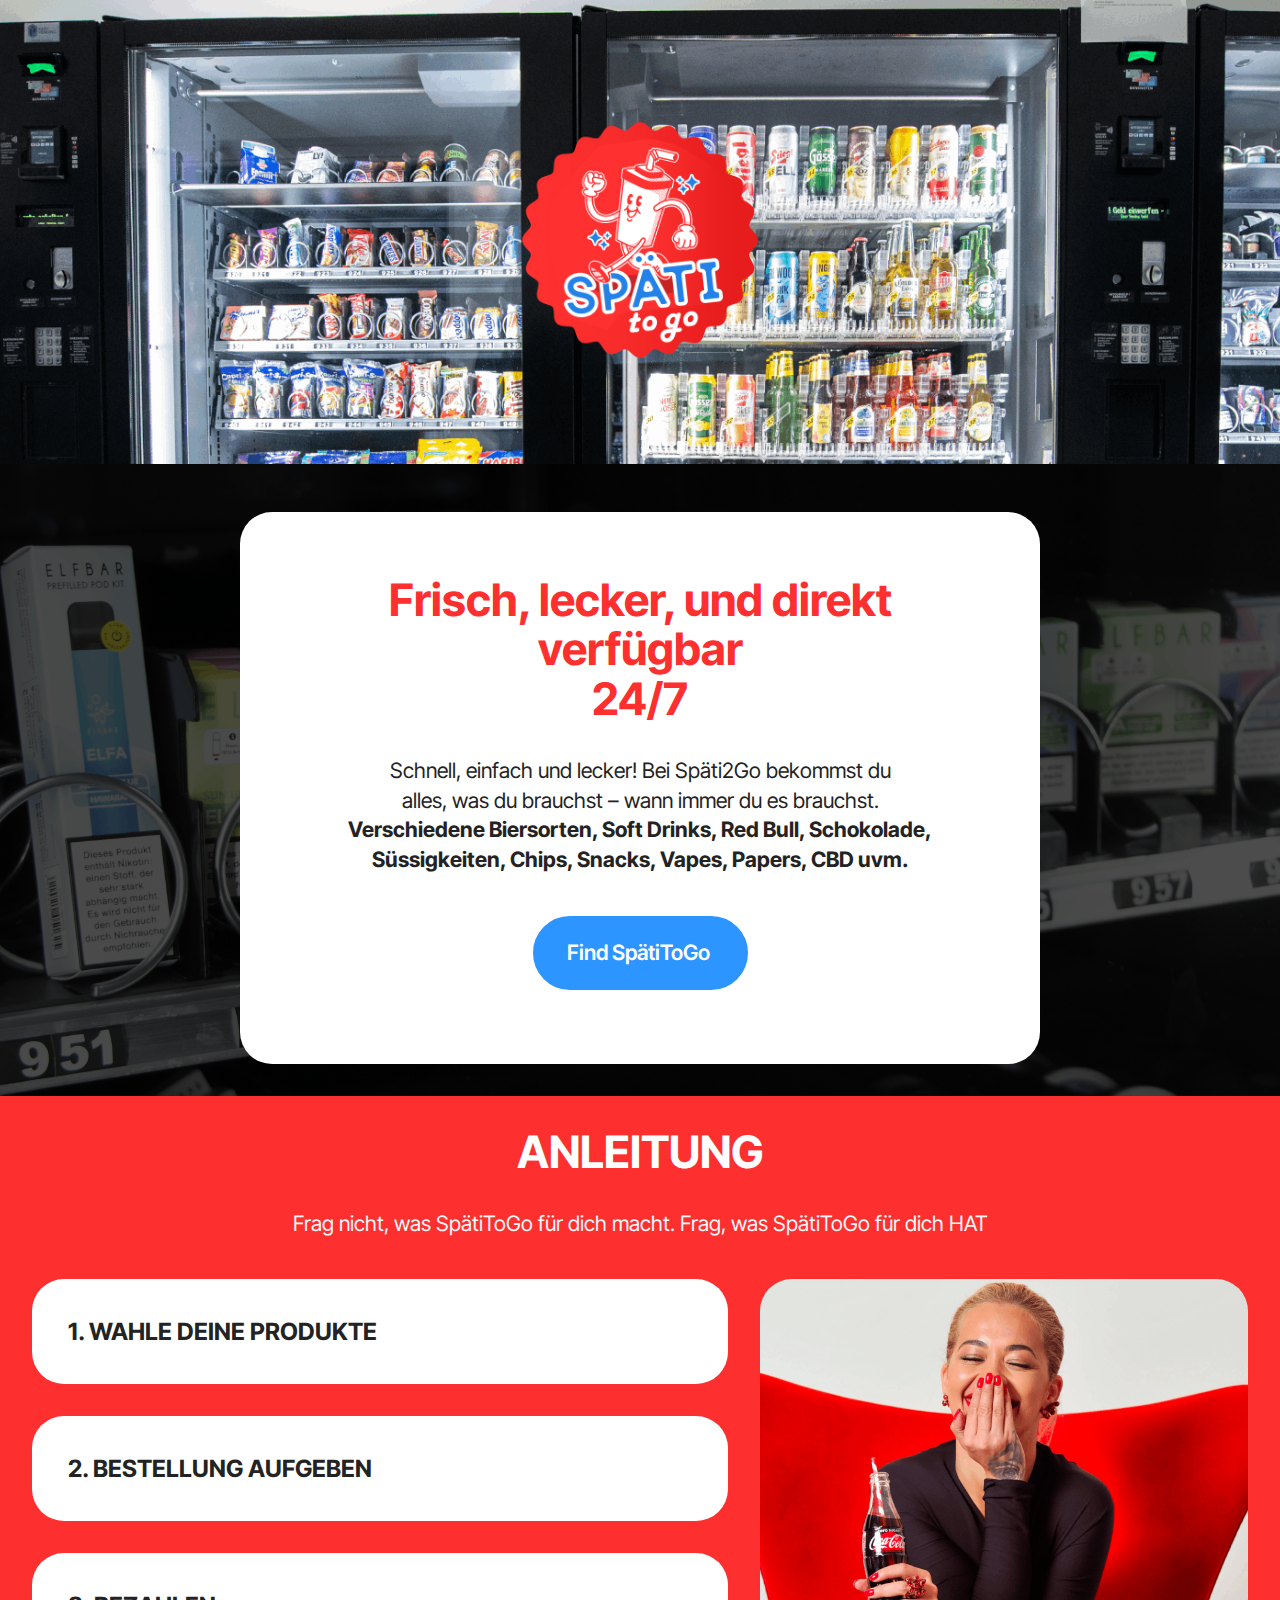
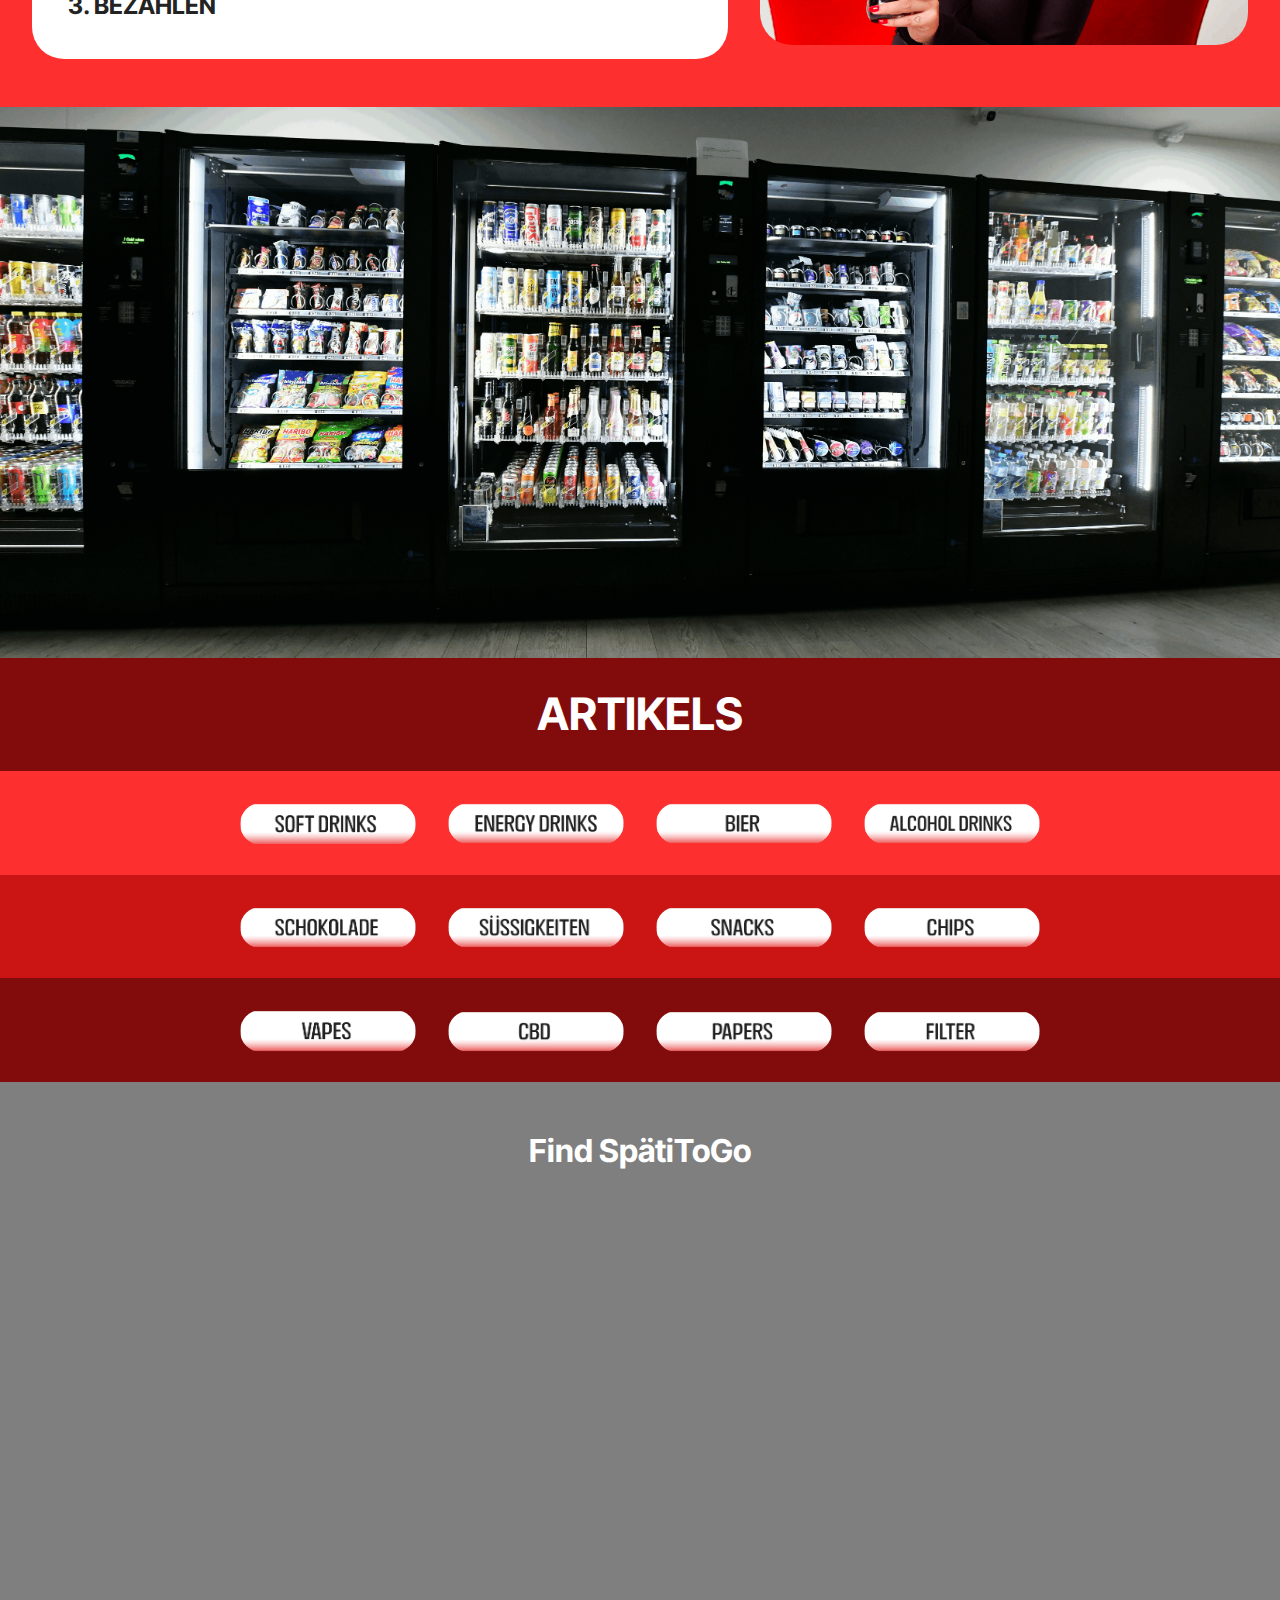
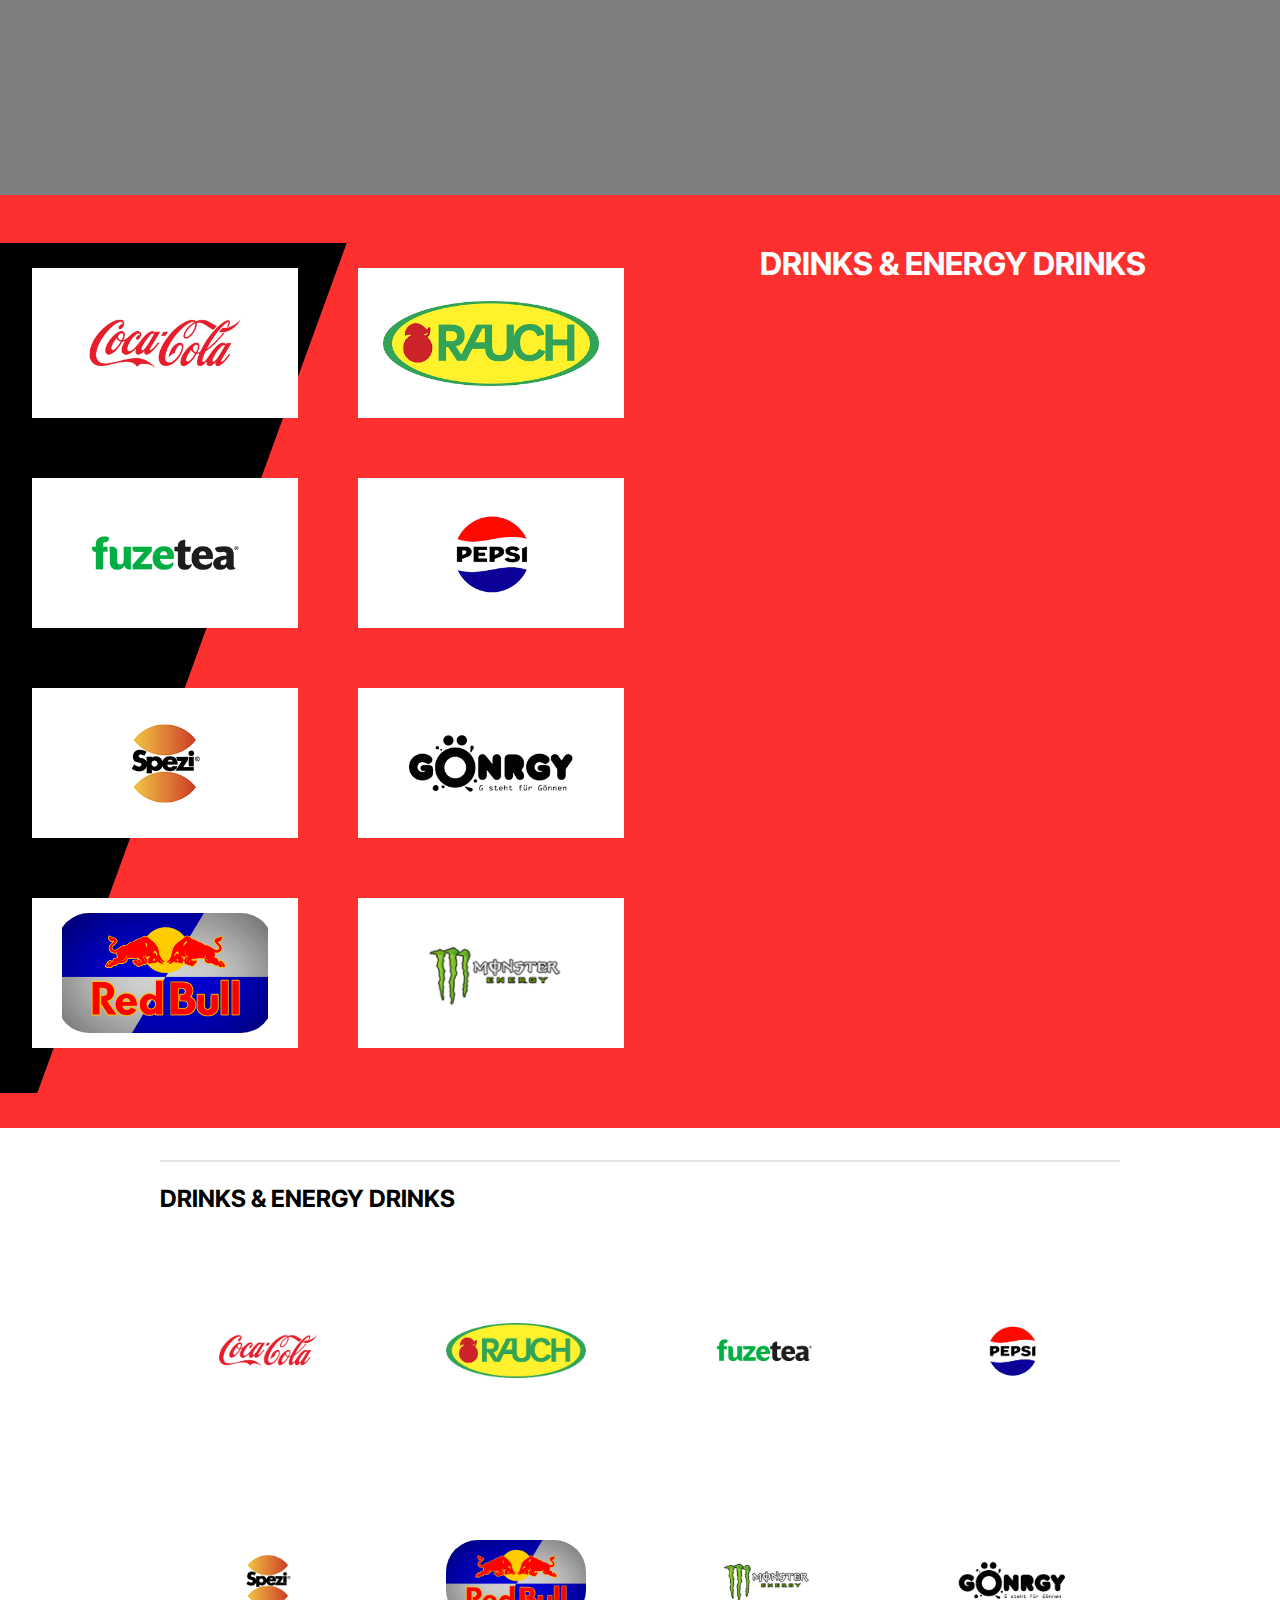
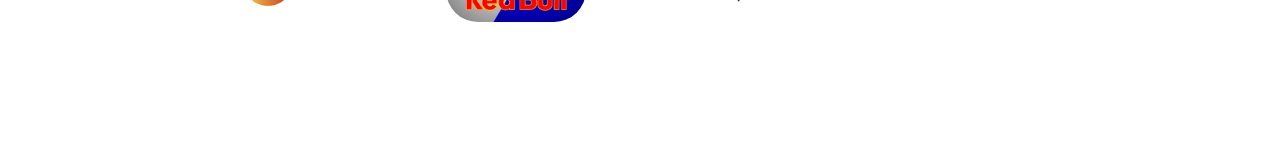
<file: index.html>
<!DOCTYPE html>
<html  >
<head>
  
  <meta charset="UTF-8">
  <meta http-equiv="X-UA-Compatible" content="IE=edge">
  
  <meta name="viewport" content="width=device-width, initial-scale=1, minimum-scale=1">
  <link rel="shortcut icon" href="assets/images/s2g-logo-badge-250312-128x128.png" type="image/x-icon">
  <meta name="description" content="">
  
  
  <title>Home</title>
  <link rel="stylesheet" href="assets/bootstrap/css/bootstrap.min.css">
  <link rel="stylesheet" href="assets/bootstrap/css/bootstrap-grid.min.css">
  <link rel="stylesheet" href="assets/bootstrap/css/bootstrap-reboot.min.css">
  <link rel="stylesheet" href="assets/parallax/jarallax.css">
  <link rel="stylesheet" href="assets/popup-overlay-plugin/style.css">
  <link rel="stylesheet" href="assets/theme/css/style.css">
  <link rel="preload" href="https://fonts.googleapis.com/css2?family=Inter+Tight:wght@400;700&display=swap&display=swap" as="style" onload="this.onload=null;this.rel='stylesheet'">
  <noscript><link rel="stylesheet" href="https://fonts.googleapis.com/css2?family=Inter+Tight:wght@400;700&display=swap&display=swap"></noscript>
  <link rel="preload" as="style" href="assets/mobirise/css/mbr-additional.css?v=5QCrDZ"><link rel="stylesheet" href="assets/mobirise/css/mbr-additional.css?v=5QCrDZ" type="text/css">

  
  
  

</head>
<body>
  
  <section data-bs-version="5.1" class="header12 cid-uHHXTwuVAf" id="header12-0">
  
  

  <div class="text-center container">
    <div class="row mb-4 justify-content-center">
      <div class="col-12 col-md-4">
        <img class="w-100" src="assets/images/s2g-logo-badge-250312-centerd-smaller-816x816.png" alt="SpaetiToGo">
      </div>
    </div>
    <div class="row justify-content-center">
      <div class="col-md-12 content-head">
        
        
        
      </div>
    </div>
  </div>
</section>

<section data-bs-version="5.1" class="header14 cid-uHI0MtOnd5" id="header14-1">
	

	
	<div class="mbr-overlay" style="opacity: 0.7; background-color: rgb(0, 0, 0);"></div>
	<div class="container">
		<div class="row justify-content-center">
			<div class="card col-12 col-md-12 col-lg-8">
				<div class="card-wrapper">
					<div class="card-box align-center">
						<h1 class="card-title mbr-fonts-style mb-4 display-1"><strong>Frisch, lecker, und direkt
</strong><div><strong>verfügbar<br>24/7</strong></div></h1>
						<p class="mbr-text mbr-fonts-style mb-4 display-7">Schnell, einfach und lecker! Bei Späti2Go bekommst du
<br>alles, was du brauchst – wann immer du es brauchst.<br><strong>Verschiedene Biersorten, Soft Drinks, Red Bull, Schokolade,
<br>Süssigkeiten, Chips, Snacks, Vapes, Papers, CBD uvm.</strong><br></p>
						<div class="mbr-section-btn mt-4"><a class="btn btn-warning display-7" href="index.html">Find&nbsp;SpätiToGo&nbsp;</a></div>
					</div>
				</div>
			</div>
		</div>
	</div>
</section>

<section data-bs-version="5.1" class="article11 cid-uHI5JcM1LX" id="article11-4">
    

    
    
    <div class="container">
        <div class="row justify-content-center">
            <div class="title col-md-12 col-lg-12">
                <h3 class="mbr-section-title mbr-fonts-style align-center mt-0 mb-0 display-1">
                <strong>ANLEITUNG</strong></h3>
                <h4 class="mbr-section-subtitle align-center mbr-fonts-style mt-4 display-7">Frag nicht, was SpätiToGo für dich macht. Frag, was SpätiToGo für dich HAT</h4>
                
            </div>
        </div>
    </div>
</section>

<section data-bs-version="5.1" class="features027 cid-uHI58rmrFP" id="features027-2">
	

	
	

	<div class="container">
		


		<div class="row justify-content-center  blockContent">
			<div class="col-12 col-lg">
				
				<div class="item features-without-image col-12 col-md-12 col-lg-12 active">
					<div class="item-wrapper">
						<div class="item-content">
							
							
							<p class="card-text mbr-fonts-style mt-0 mb-0 display-5"><strong>1. WAHLE DEINE PRODUKTE</strong></p>
							
						</div>

					</div>
				</div>
				<div class="item features-without-image col-12 col-md-12 col-lg-12">
					<div class="item-wrapper">
						<div class="item-content">
							
							
							<p class="card-text mbr-fonts-style mt-0 mb-0 display-5"><strong>2. BESTELLUNG AUFGEBEN</strong></p>
							
						</div>

					</div>
				</div><div class="item features-without-image col-12 col-md-12 col-lg-12">
					<div class="item-wrapper">
						<div class="item-content">
							
							
							<p class="card-text mbr-fonts-style mt-0 mb-0 display-5"><strong>3. BEZAHLEN</strong></p>
							
						</div>

					</div>
				</div>
			</div>
			<div class="col-12 col-lg-5">
				<div class="image-wrapper">
					<img class="w-100" src="assets/images/05-img-7529-sellect-cropped-816x612.png" alt="Spaeti">
				</div>
			</div>

		</div>
	</div>
</section>

<section data-bs-version="5.1" class="image03 cid-uHIanvsnjY" id="image04-6">
    

    <div class="image-block m-auto">
        <img src="assets/images/03-img-7529-sellect-cropped-3302x1421.png" alt="Spaeti">
        
    </div>
</section>

<section data-bs-version="5.1" class="article11 cid-uHNZQ2tgb3" id="article11-t">
    

    
    
    <div class="container">
        <div class="row justify-content-center">
            <div class="title col-md-12 col-lg-10">
                <h3 class="mbr-section-title mbr-fonts-style align-center mt-0 mb-0 display-1">
                <strong>ARTIKELS</strong>
                </h3>
                
                
            </div>
        </div>
    </div>
</section>

<section data-bs-version="5.1" class="people5 expertm5 cid-uHNTqRA1UO" id="apeople5-q">
    
    <div class="images-container container">
        <div class="row">
            
        </div>
        <div class="row justify-content-center align-items-center">
            <div class="col-6 col-md-3 col-lg-2 card">
                <a href="index.html#clients01-b"><img src="assets/images/withbgr-regular-test-smaller-drinks-btn-375x89.png" alt="SOFT Drinks"></a>
            </div>
            <div class="col-6 col-md-3 col-lg-2 card">
                <a href="index.html#clients1-d"><img src="assets/images/withbgr-test-smaller-energy-drinks-btn-200x47.png" alt="Energy drinks"></a>
            </div>
            <div class="col-6 col-md-3 col-lg-2 card">
                <a href="index.html#clients01-b"><img src="assets/images/withbgr-test-smaller-bier-btn-200x47.png" alt="Bier"></a>
            </div>
            <div class="col-6 col-md-3 col-lg-2 card">
                <a href="index.html#clients1-d"><img src="assets/images/withbgr-test-smaller-alcohol-drinks-btn-200x47.png" alt="Alcohol drinks"></a>
            </div>
            
            
        </div>
    </div>
</section>

<section data-bs-version="5.1" class="people5 expertm5 cid-uHNW9atiAT" id="apeople5-r">
    
    <div class="images-container container">
        <div class="row">
            
        </div>
        <div class="row justify-content-center align-items-center">
            <div class="col-6 col-md-3 col-lg-2 card">
                <a href="index.html#clients01-b"><img src="assets/images/withbgr-test-smaller-schokolade-btn-375x89.png" alt="Schokolade"></a>
            </div>
            <div class="col-6 col-md-3 col-lg-2 card">
                <a href="index.html#clients1-d"><img src="assets/images/withbgr-test-smaller-sussigkeiten-btn-376x89.png" alt="Sussigkeiten"></a>
            </div>
            <div class="col-6 col-md-3 col-lg-2 card">
                <a href="index.html#clients01-b"><img src="assets/images/withbgr-test-smaller-snacks-btn-376x89.png" alt="Snacks"></a>
            </div>
            <div class="col-6 col-md-3 col-lg-2 card">
                <a href="index.html#clients1-d"><img src="assets/images/withbgr-test-smaller-chips-btn-376x89.png" alt="Chips"></a>
            </div>
            
            
        </div>
    </div>
</section>

<section data-bs-version="5.1" class="people5 expertm5 cid-uHNZeb3lAe" id="apeople5-s">
    
    <div class="images-container container">
        <div class="row">
            
        </div>
        <div class="row justify-content-center align-items-center">
            <div class="col-6 col-md-3 col-lg-2 card">
                <a href="index.html#clients01-b"><img src="assets/images/withbgr-test-smaller-vapes-btn-375x89.png" alt="Vapes"></a>
            </div>
            <div class="col-6 col-md-3 col-lg-2 card">
                <a href="index.html#clients1-d"><img src="assets/images/withbgr-test-smaller-cbd-btn-376x89.png" alt="CBD"></a>
            </div>
            <div class="col-6 col-md-3 col-lg-2 card">
                <a href="index.html#clients01-b"><img src="assets/images/withbgr-test-smaller-paper-btn-376x89.png" alt="Papers"></a>
            </div>
            <div class="col-6 col-md-3 col-lg-2 card">
                <a href="index.html#clients1-d"><img src="assets/images/withbgr-test-smaller-filter-btn-376x89.png" alt="Filter"></a>
            </div>
            
            
        </div>
    </div>
</section>

<section data-bs-version="5.1" class="map1 cid-uHIqHPYol6 mbr-parallax-background" id="map01-e">
	
	
	<div class="mbr-overlay" style="opacity: 0.5; background-color: rgb(0, 0, 0);"></div>
	<div class="container">
		<div class="row justify-content-center">
			<div class="col-12 content-head">
				<div class="mbr-section-head mb-5">
					<h3 class="mbr-section-title mbr-fonts-style align-center mb-0 display-2"><strong>Find SpätiToGo</strong></h3>
					
				</div>
			</div>
		</div>
		<div class="google-map"><iframe frameborder="0" style="border:0" src="https://www.google.com/maps/embed/v1/place?key=AIzaSyAtXm0x23nRCgazjDV2Kl3GTHRP411ougQ&amp;q=Barawitzkagasse 2, 1190 Wien, Österreich" allowfullscreen=""></iframe></div>
	</div>
</section>

<section data-bs-version="5.1" class="clients01 trustm5 cid-uHIlvtNbO3" id="clients01-b">
    

    
    

    <div class="container">
        <div class="row flex-row-reverse">
            <div class="col-12 col-lg-5">
                <div class="content-wrapper">
                    <h2 class="mbr-section-title mbr-fonts-style display-2"><strong>DRINKS &amp; ENERGY DRINKS</strong></h2>
                    <div class="text-wrapper">
                        
                        
                    </div>
                </div>
            </div>
            <div class="col-12 col-lg-6">
                <div class="items-wrapper">
                    <div class="item features-image">
                        <div class="item-wrapper">
                            <div class="item-img">
                                <img src="assets/images/drinks-logos-cocacola-358x141.png" alt="SOFT DRINKS" data-slide-to="0" data-bs-slide-to="0">
                            </div>
                        </div>
                    </div>
                    <div class="item features-image">
                        <div class="item-wrapper">
                            <div class="item-img">
                                <img src="assets/images/rauch-358x141.png" alt="SOFT DRINKS" data-slide-to="1" data-bs-slide-to="1">
                            </div>
                        </div>
                    </div>
                    <div class="item features-image">
                        <div class="item-wrapper">
                            <div class="item-img">
                                <img src="assets/images/drinks-logos-fuze-358x141.png" alt="SOFT DRINKS" data-slide-to="2" data-bs-slide-to="2">
                            </div>
                        </div>
                    </div>
                    <div class="item features-image">
                        <div class="item-wrapper">
                            <div class="item-img">
                                <img src="assets/images/drinks-logos-pepsi-358x141.png" alt="" data-slide-to="3" data-bs-slide-to="3">
                            </div>
                        </div>
                    </div><div class="item features-image">
                        <div class="item-wrapper">
                            <div class="item-img">
                                <img src="assets/images/drinks-logos-spezi-358x141.png" alt="" data-slide-to="4" data-bs-slide-to="4">
                            </div>
                        </div>
                    </div><div class="item features-image">
                        <div class="item-wrapper">
                            <div class="item-img">
                                <img src="assets/images/drinks-logos-gonrgy-358x141.png" alt="" data-slide-to="5" data-bs-slide-to="5">
                            </div>
                        </div>
                    </div>
                    <div class="item features-image">
                        <div class="item-wrapper">
                            <div class="item-img">
                                <img src="assets/images/red-bull-logo-evolution-400x234.png" alt="SOFT DRINKS" data-slide-to="6" data-bs-slide-to="6">
                            </div>
                        </div>
                    </div>
                    <div class="item features-image">
                        <div class="item-wrapper">
                            <div class="item-img">
                                <img src="assets/images/drinks-logos-monster-240x95.png" alt="SOFT DRINKS" data-slide-to="7" data-bs-slide-to="7">
                            </div>
                        </div>
                    </div>
                    
                    
                </div>
            </div>
        </div>
    </div>
    <div class="decor-wrap"></div>
</section>

<section data-bs-version="5.1" class="clients1 cid-uHIpNjARgs" id="clients1-d">
    

    
    

    <div>
        <div class="row">
            <div class="col-12">
                <div class="text-wrapper">
                    <h2 class="mbr-section-title mbr-fonts-style display-5">
                        <strong>DRINKS &amp; ENERGY DRINKS</strong></h2>
                    
                </div>
            </div>
        </div>
        <div class="row client-wrapper">
            <div class="col-12 col-lg-3 col-md-6 card">
                <img src="assets/images/drinks-logos-cocacola-358x141.png" alt="Drinks">
            </div>
            <div class="col-12 col-lg-3 col-md-6 card">
                <img src="assets/images/rauch-358x141.png" alt="Drinks">
            </div>
            <div class="col-12 col-lg-3 col-md-6 card">
                <img src="assets/images/drinks-logos-fuze-358x141.png" alt="Drinks">
            </div>
            <div class="col-12 col-lg-3 col-md-6 card">
                <img src="assets/images/drinks-logos-pepsi-358x141.png" alt="Drinks">
            </div>
            <div class="col-12 col-lg-3 col-md-6 card">
                <img src="assets/images/drinks-logos-spezi-358x141.png" alt="Drinks">
            </div>
            <div class="col-12 col-lg-3 col-md-6 card">
                <img src="assets/images/red-bull-logo-evolution-400x234.png" alt="Drinks">
            </div>
            <div class="col-12 col-lg-3 col-md-6 card">
                <img src="assets/images/drinks-logos-monster-240x95.png" alt="Drinks">
            </div>
            <div class="col-12 col-lg-3 col-md-6 card">
                <img src="assets/images/drinks-logos-gonrgy-358x141.png" alt="Drinks">
            </div>
        </div>
    </div>
</section>


<script src="assets/bootstrap/js/bootstrap.bundle.min.js"></script>
  <script src="assets/parallax/jarallax.js"></script>
  <script src="assets/smoothscroll/smooth-scroll.js"></script>
  <script src="assets/ytplayer/index.js"></script>
  <script src="assets/theme/js/script.js"></script>
  
  
  

</body>
</html>
</file>
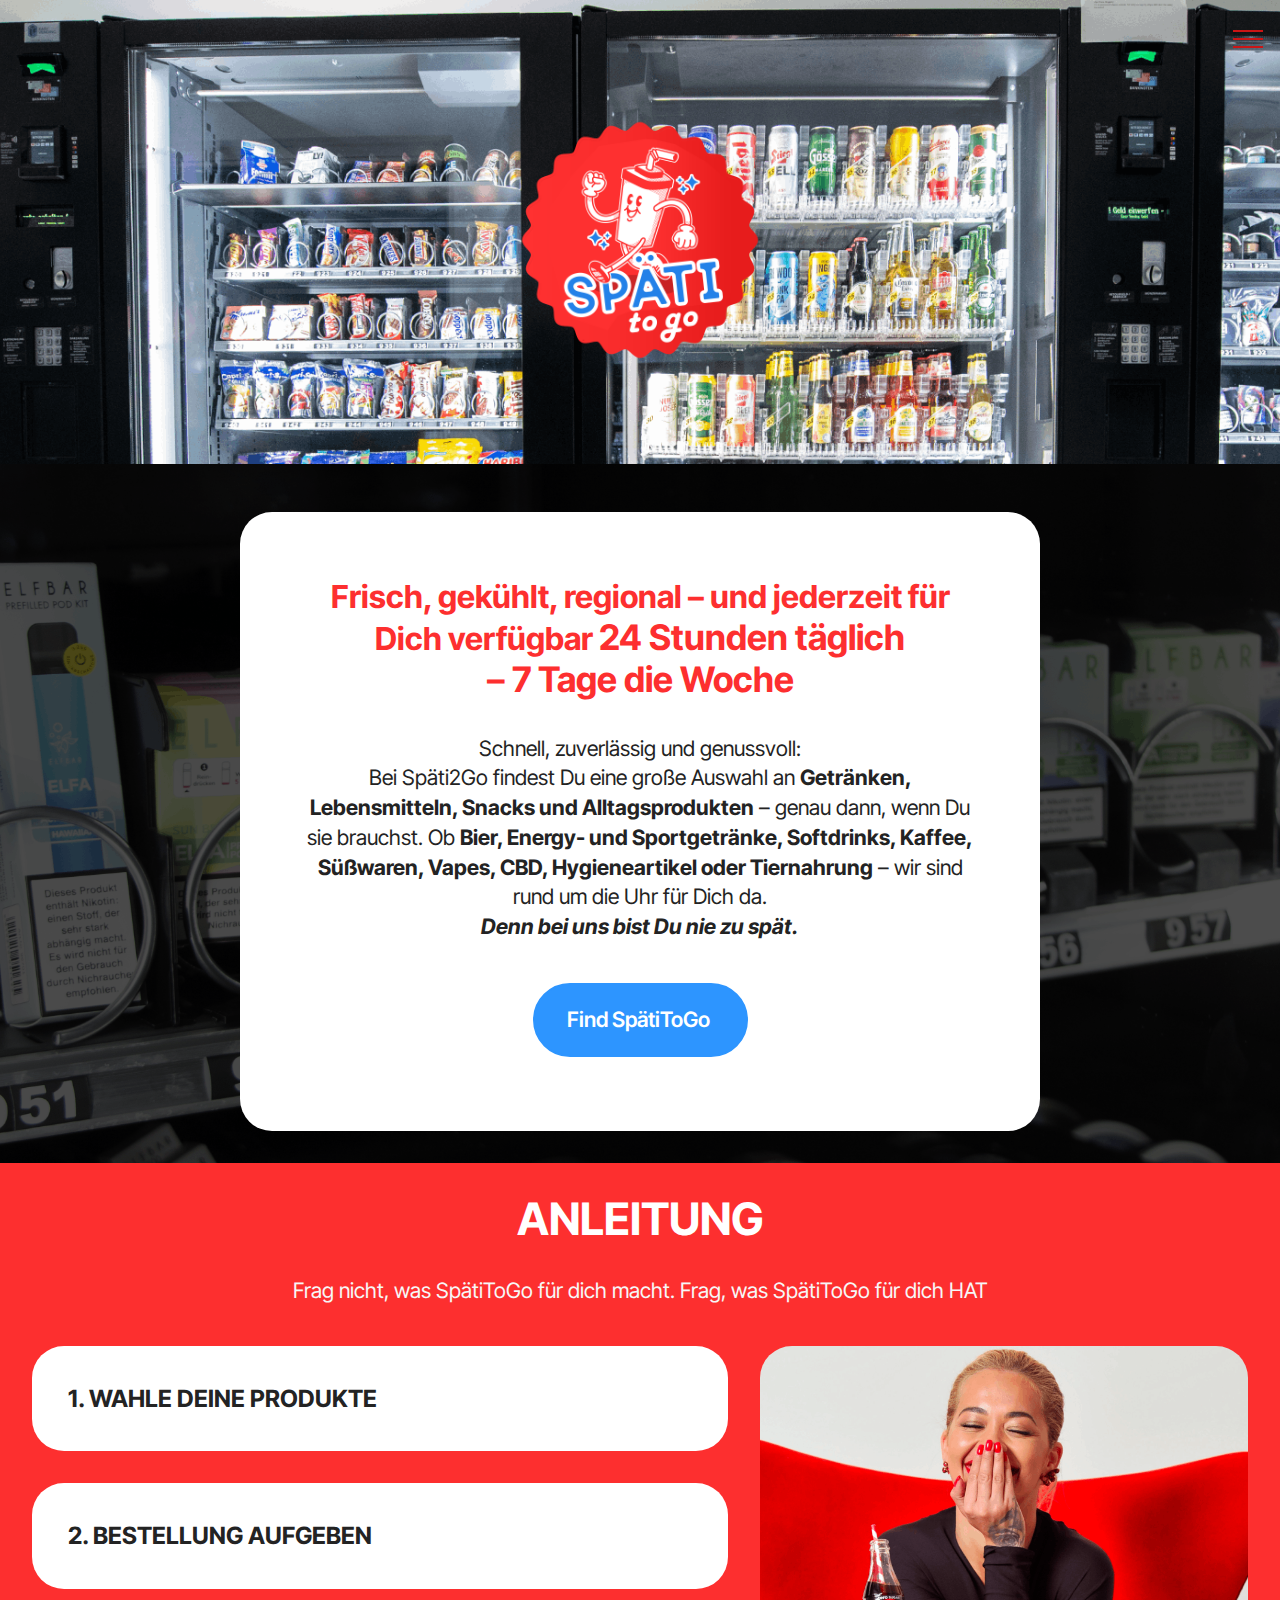
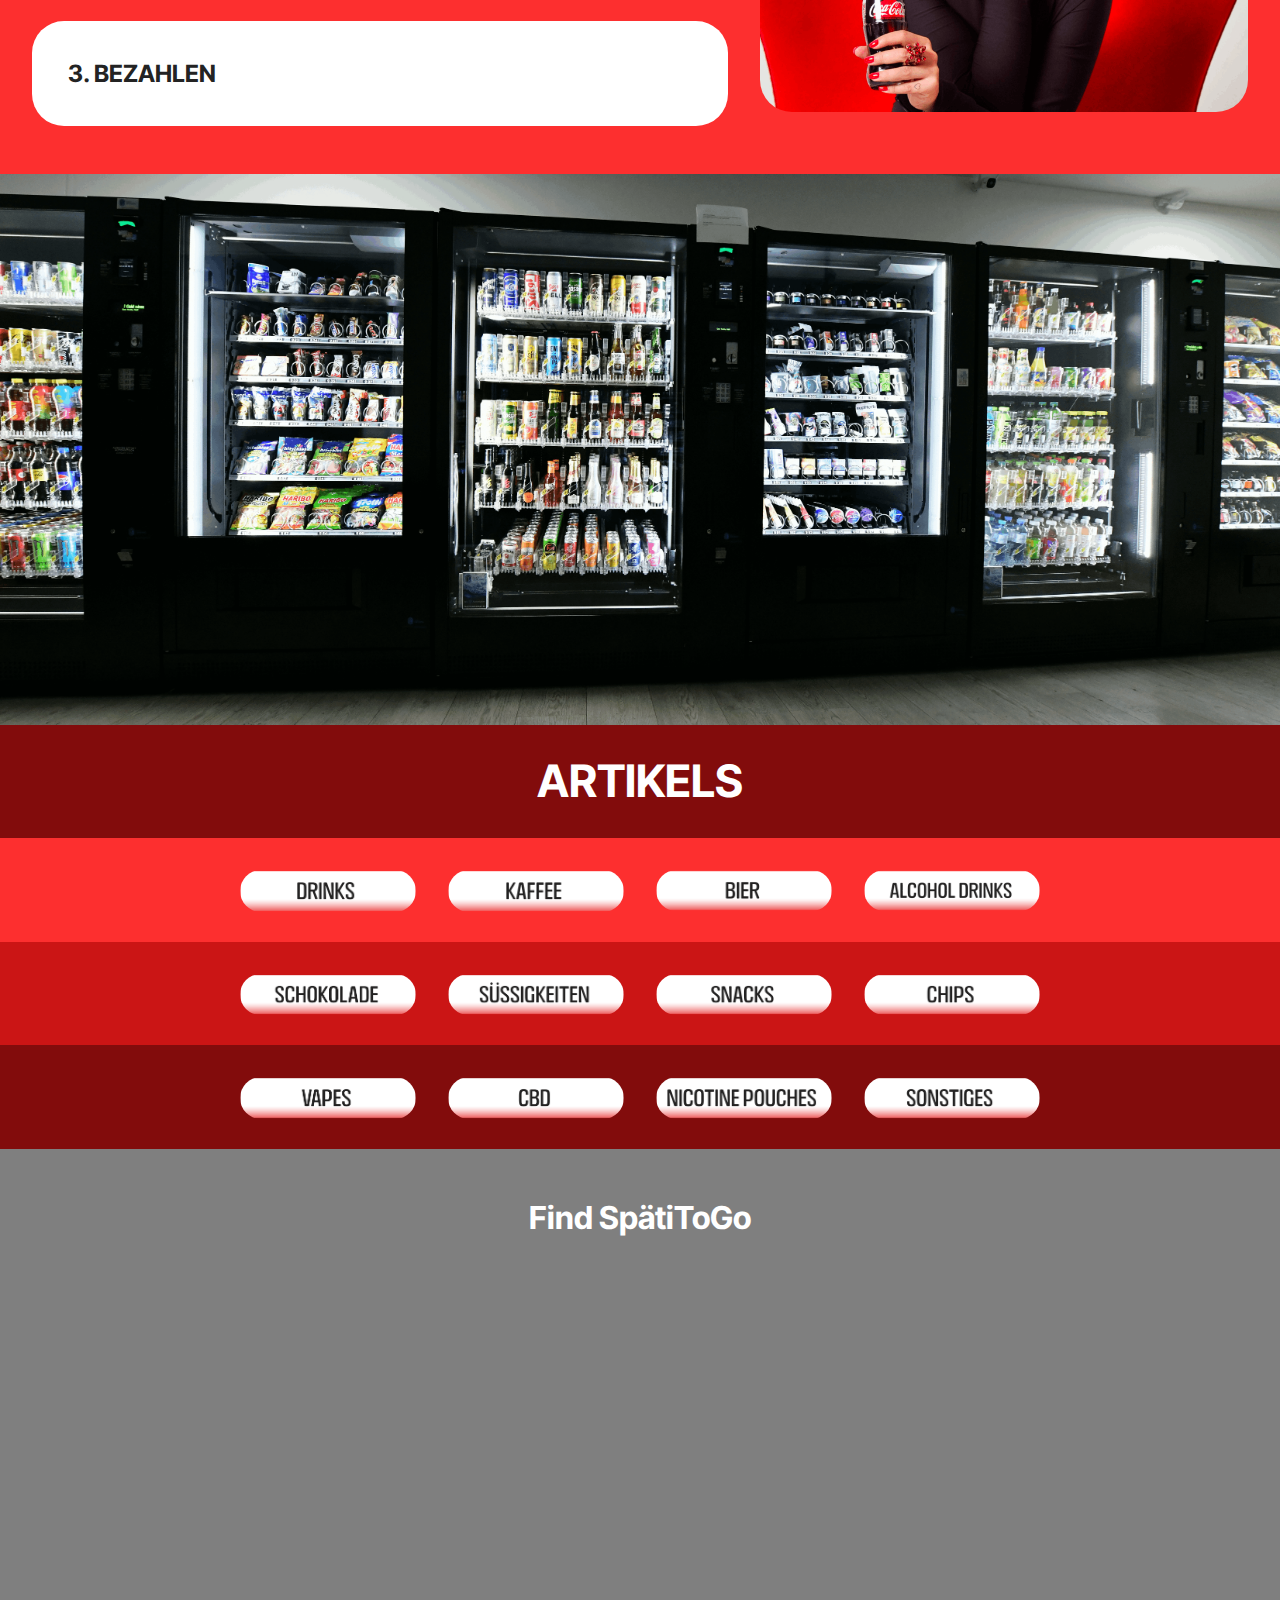
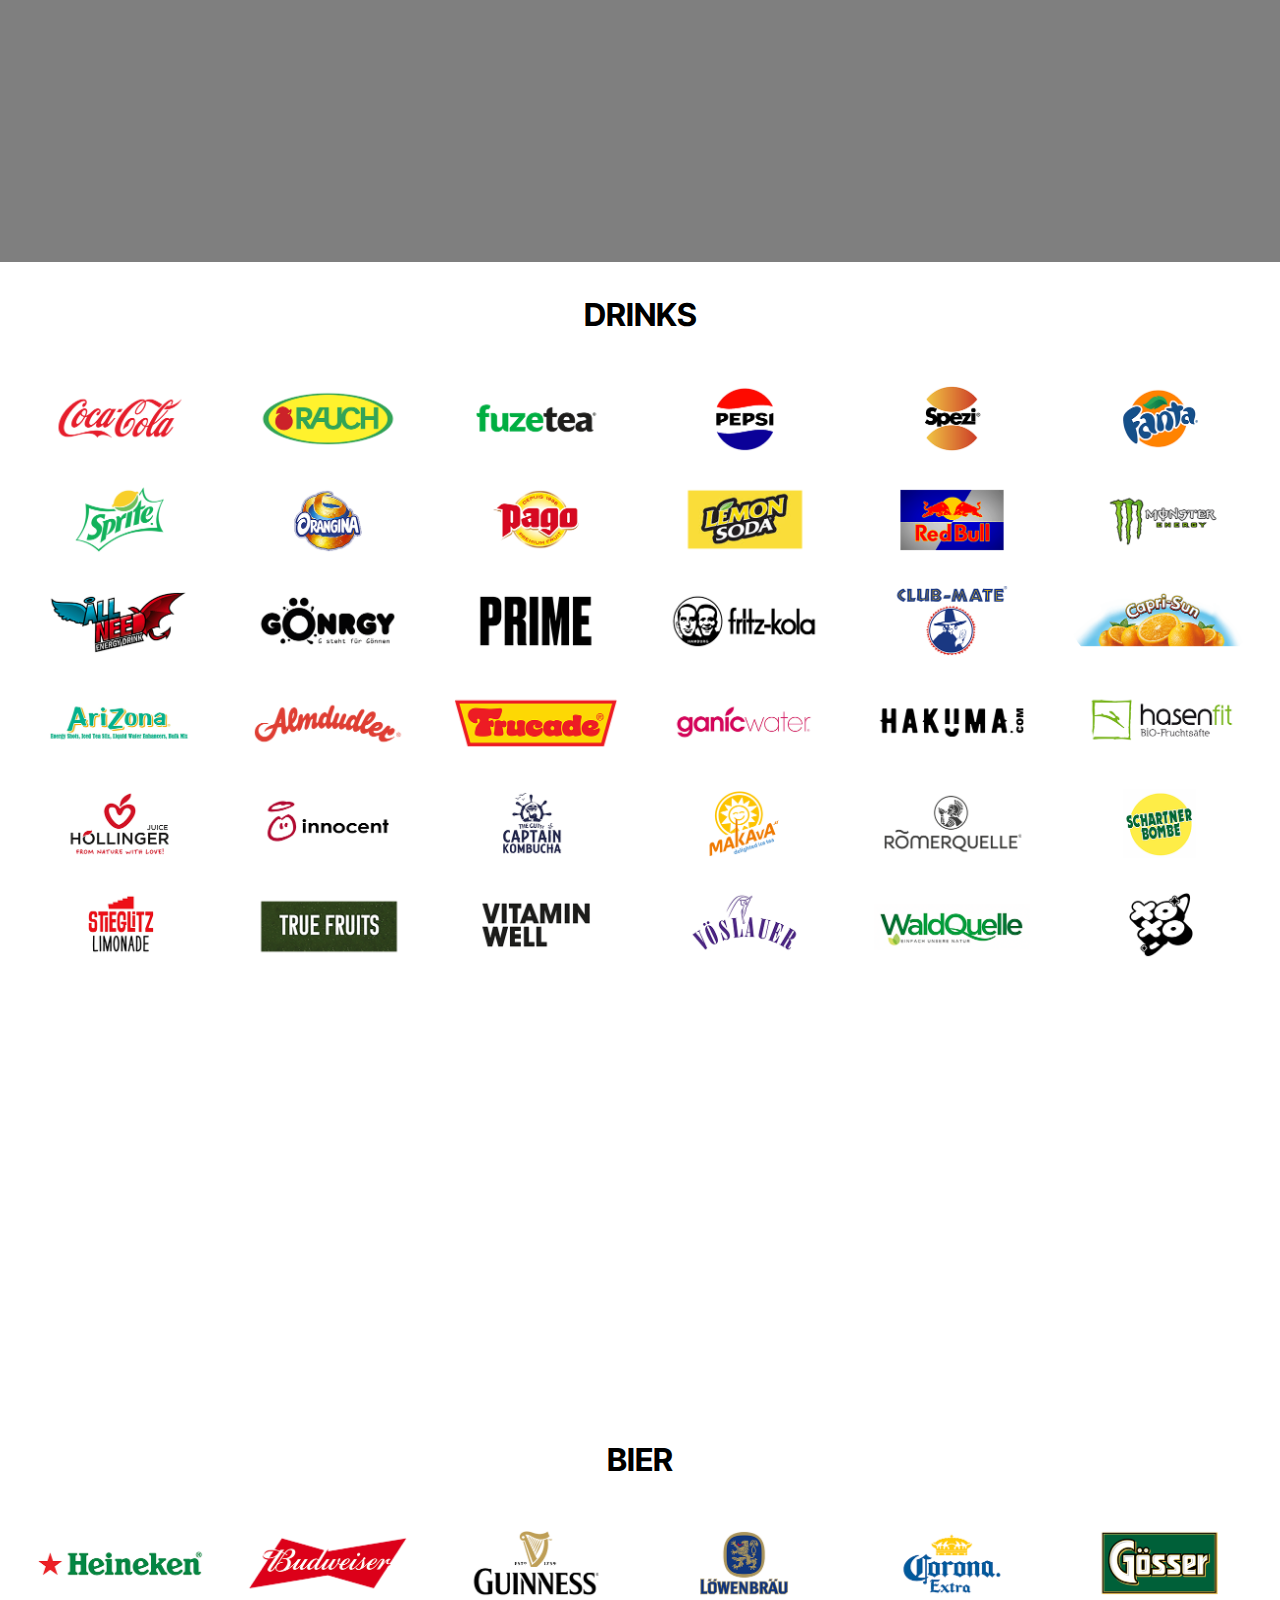
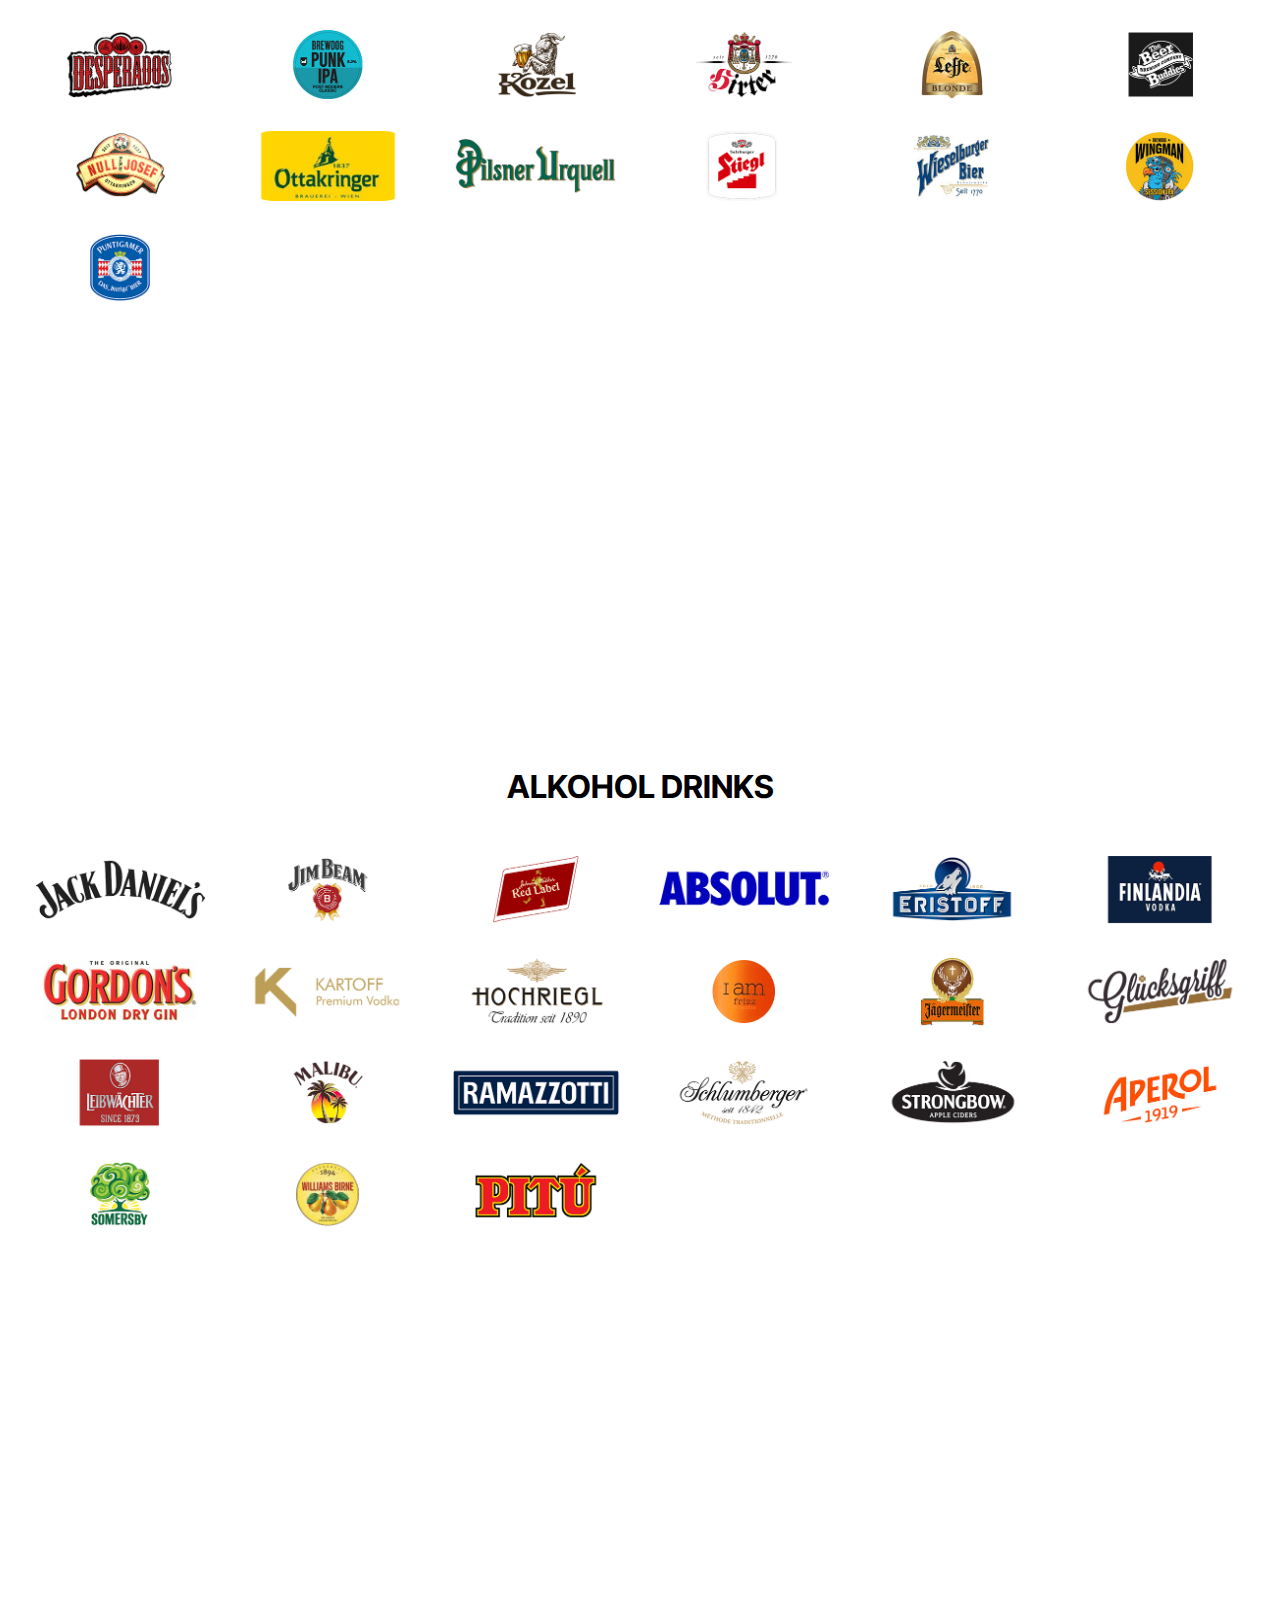
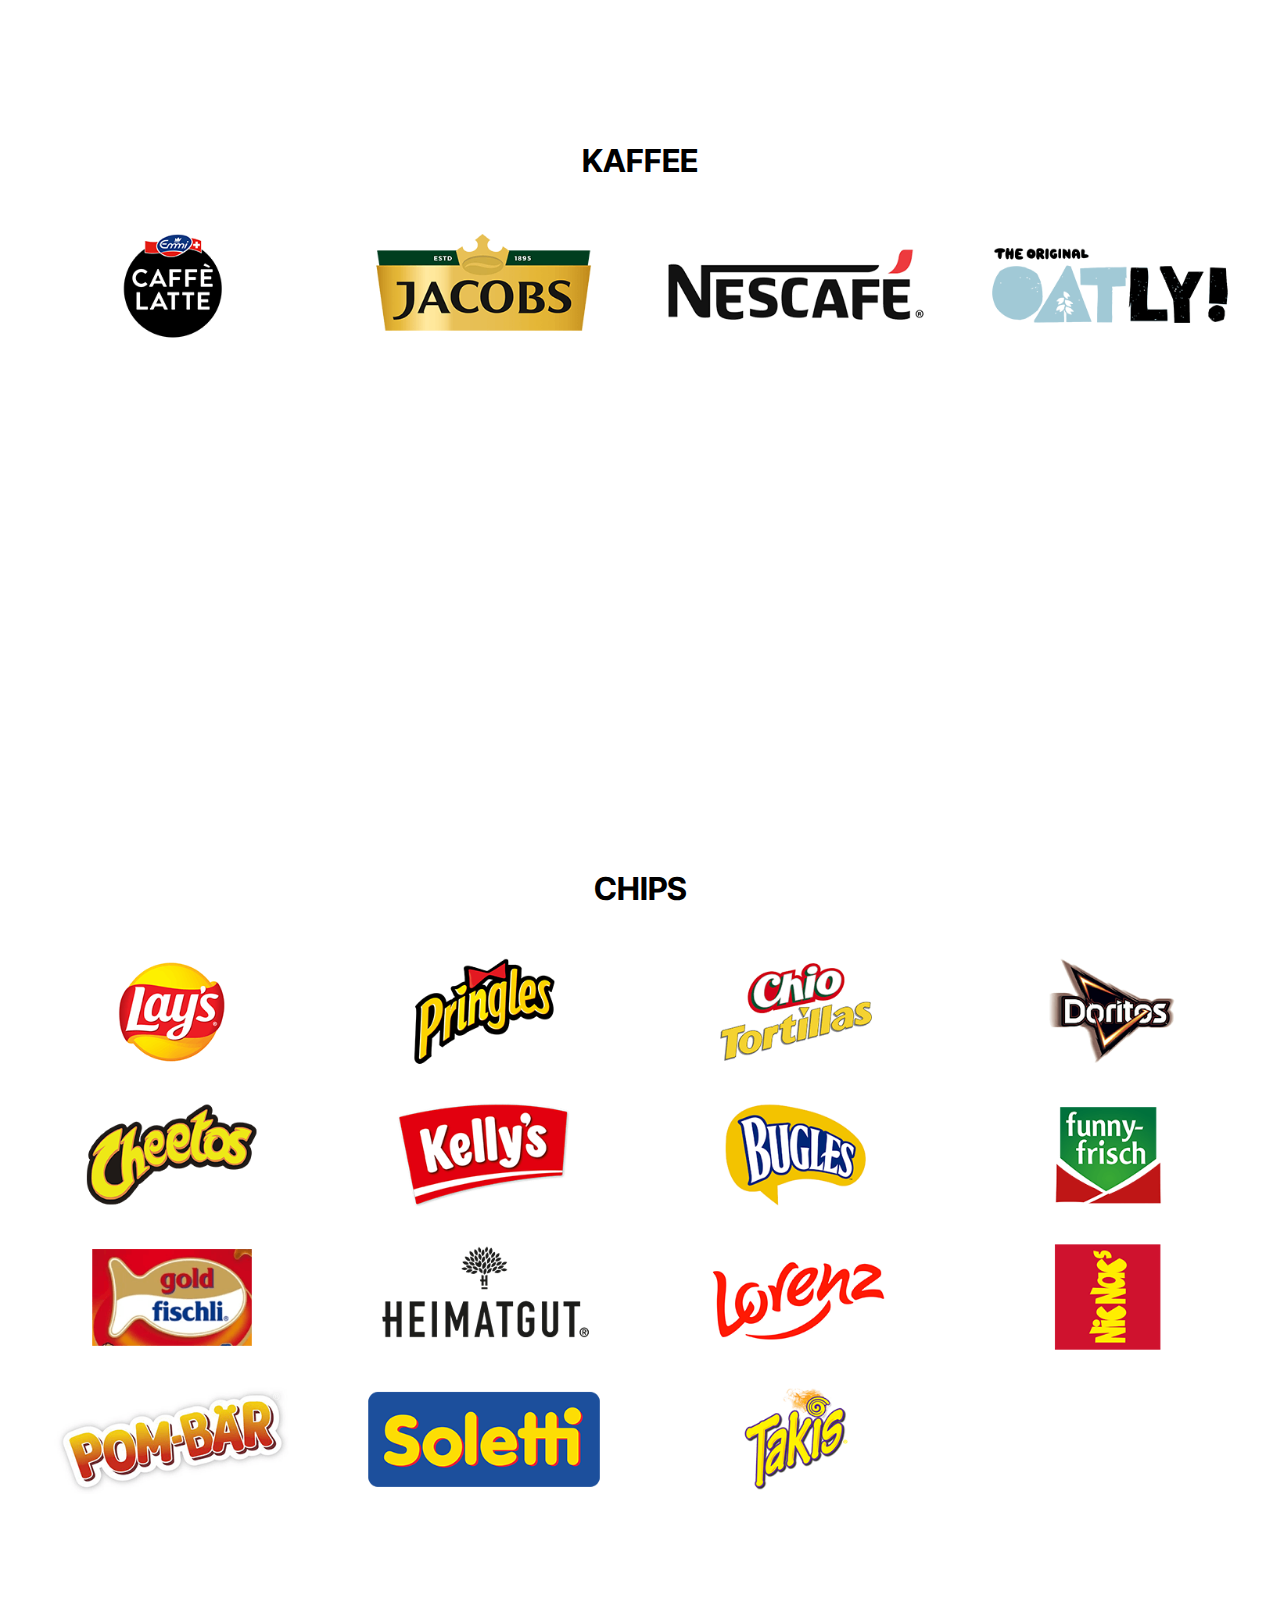
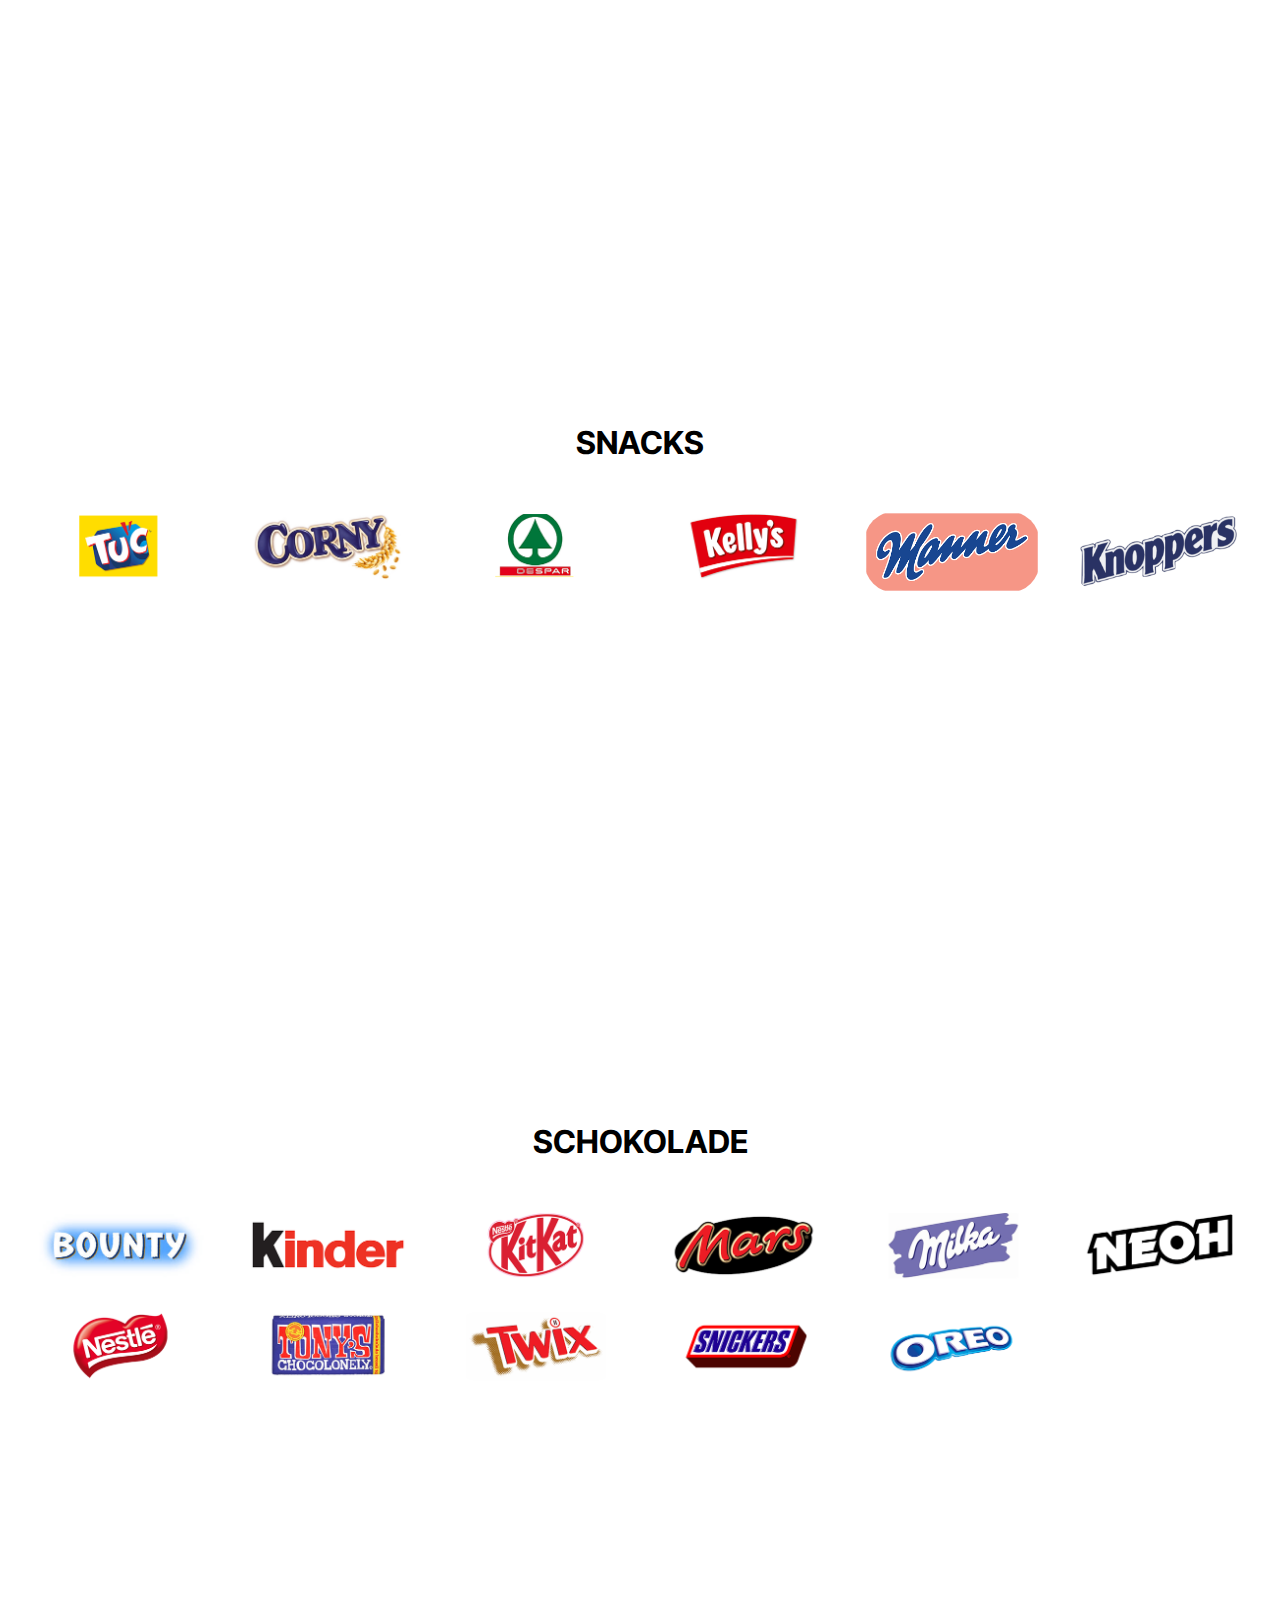
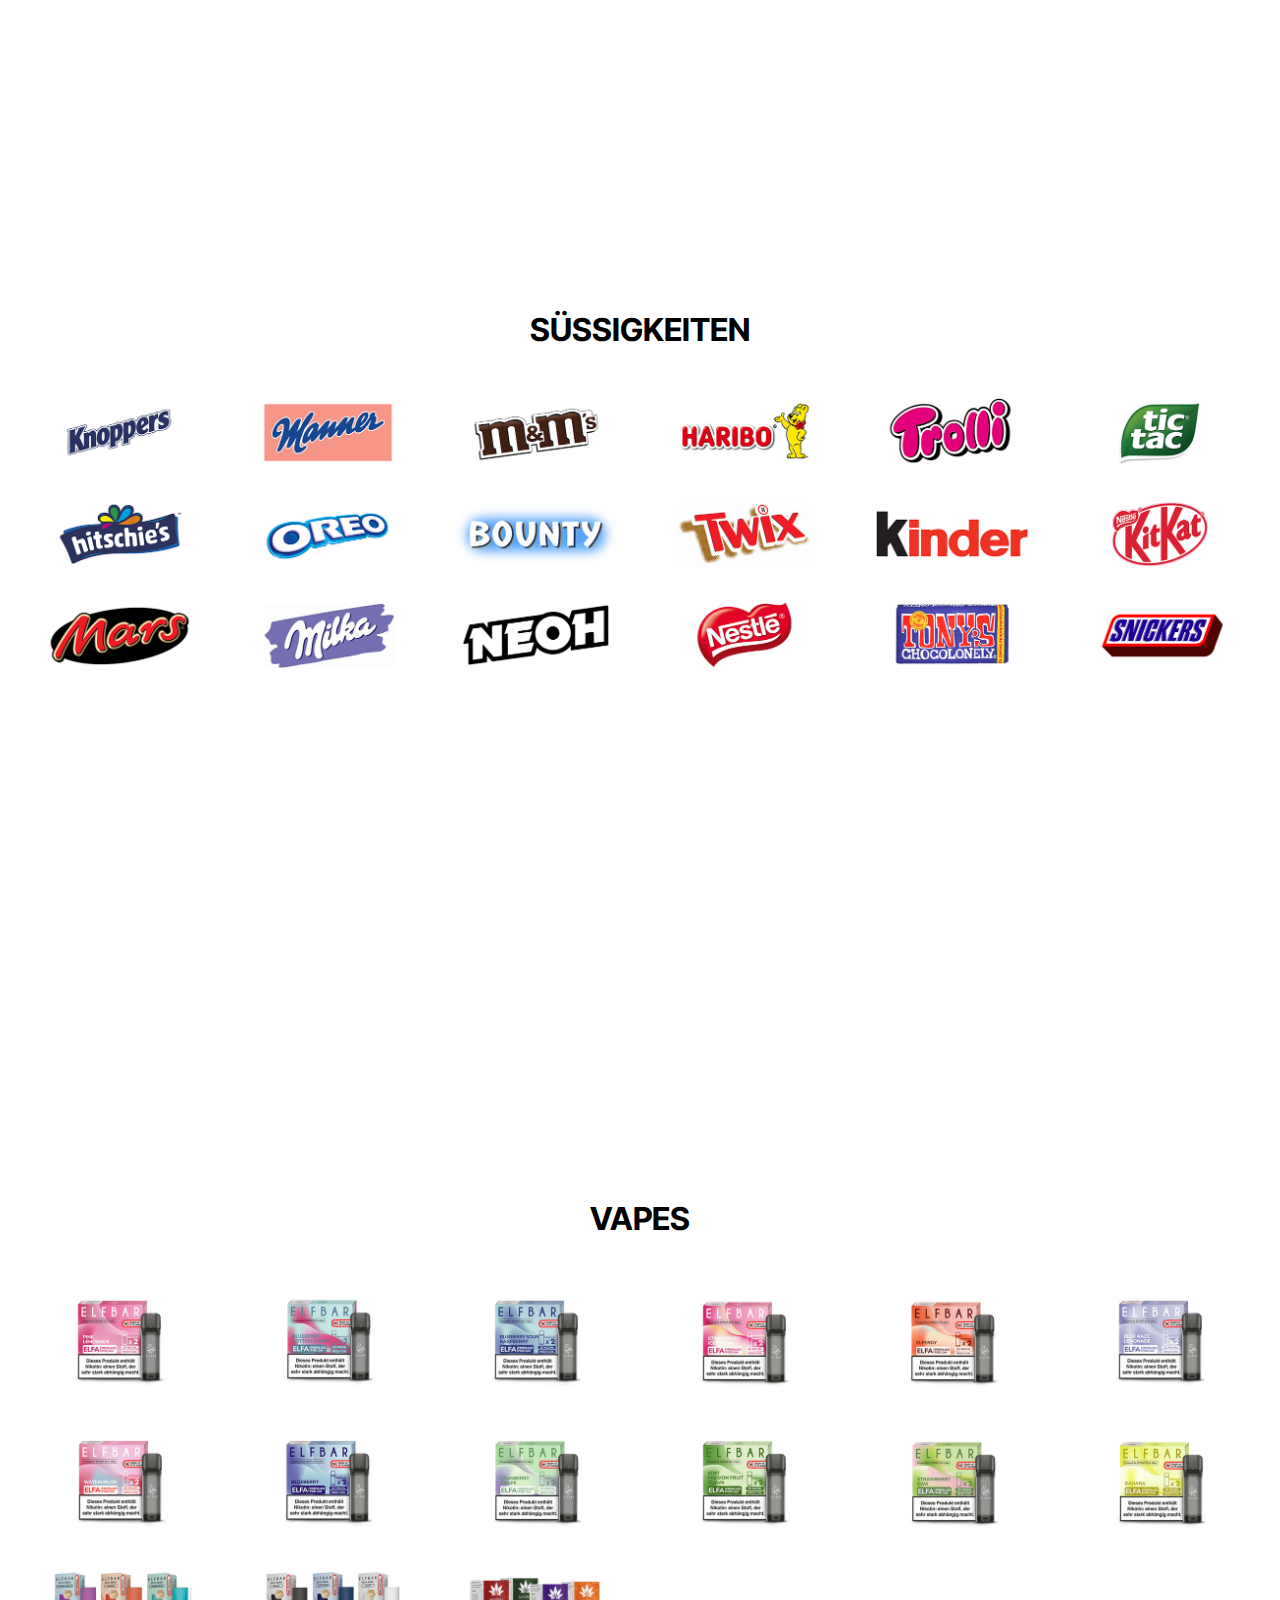
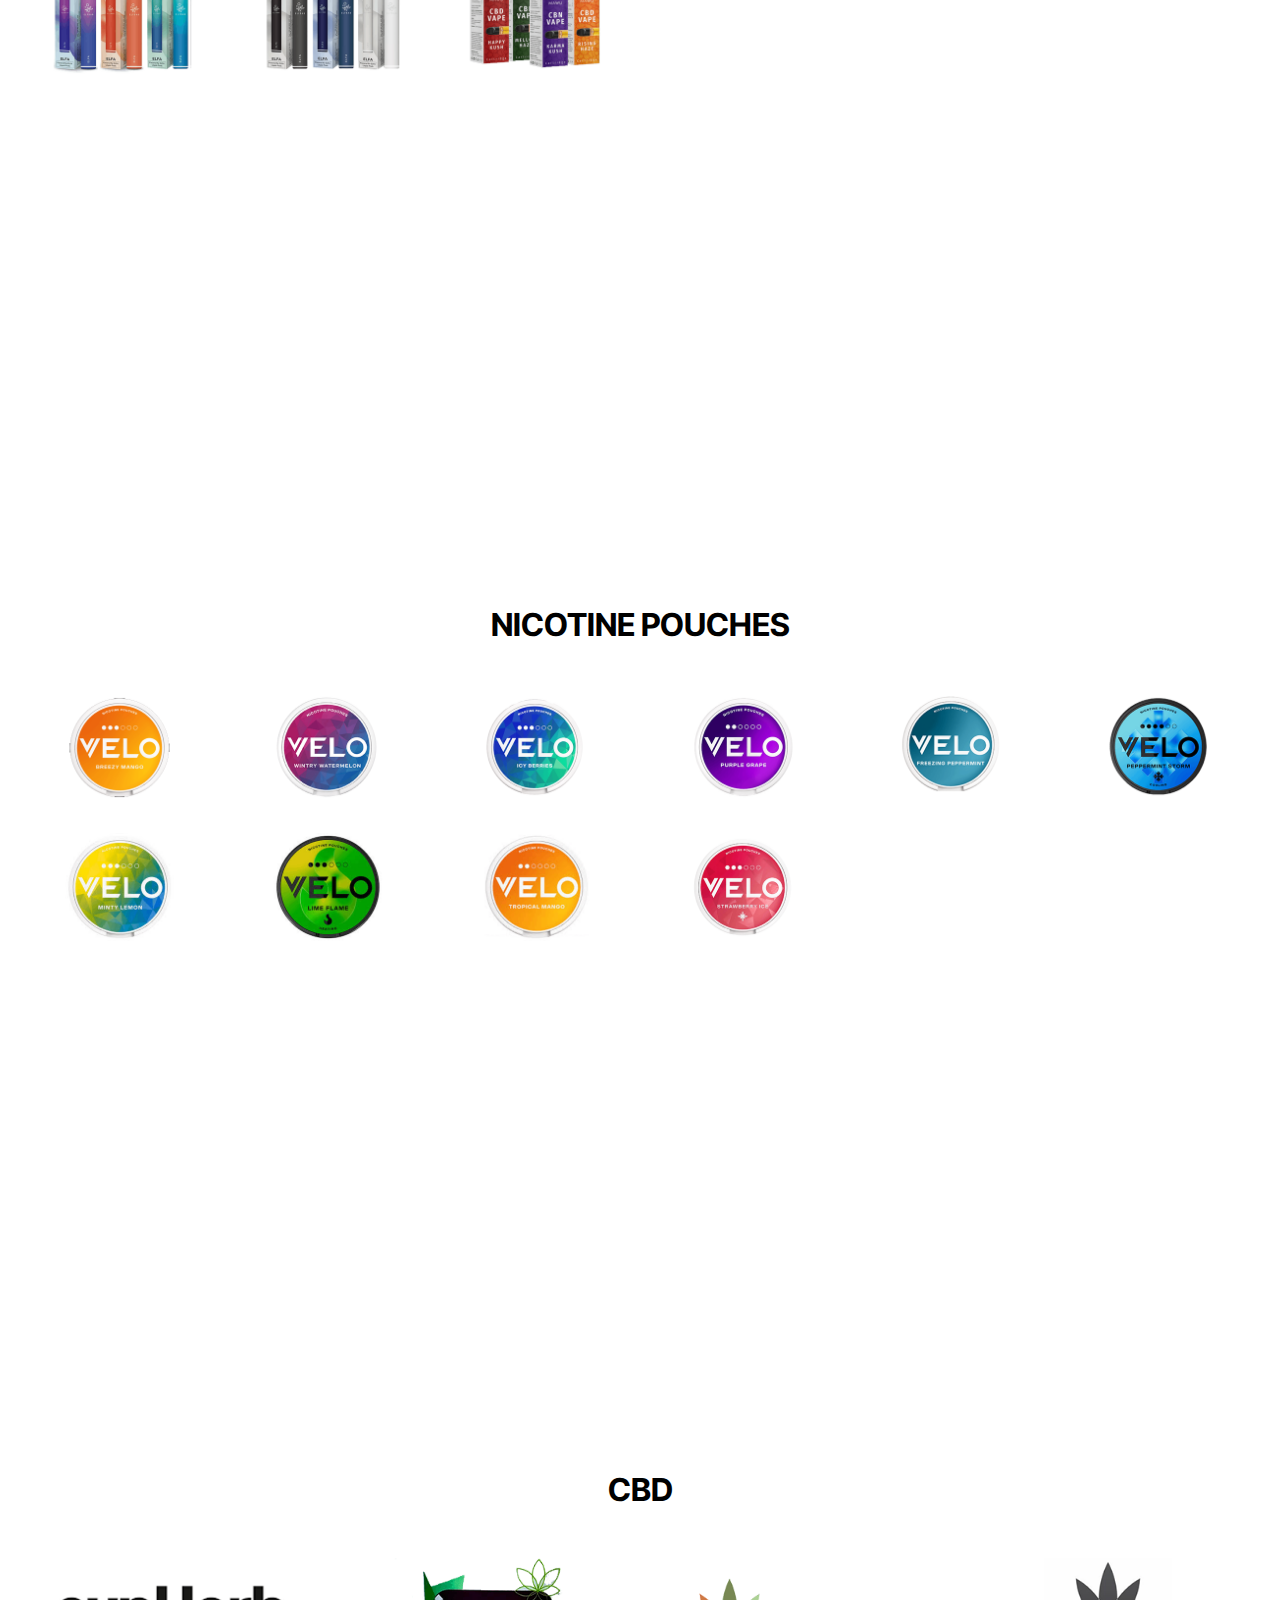
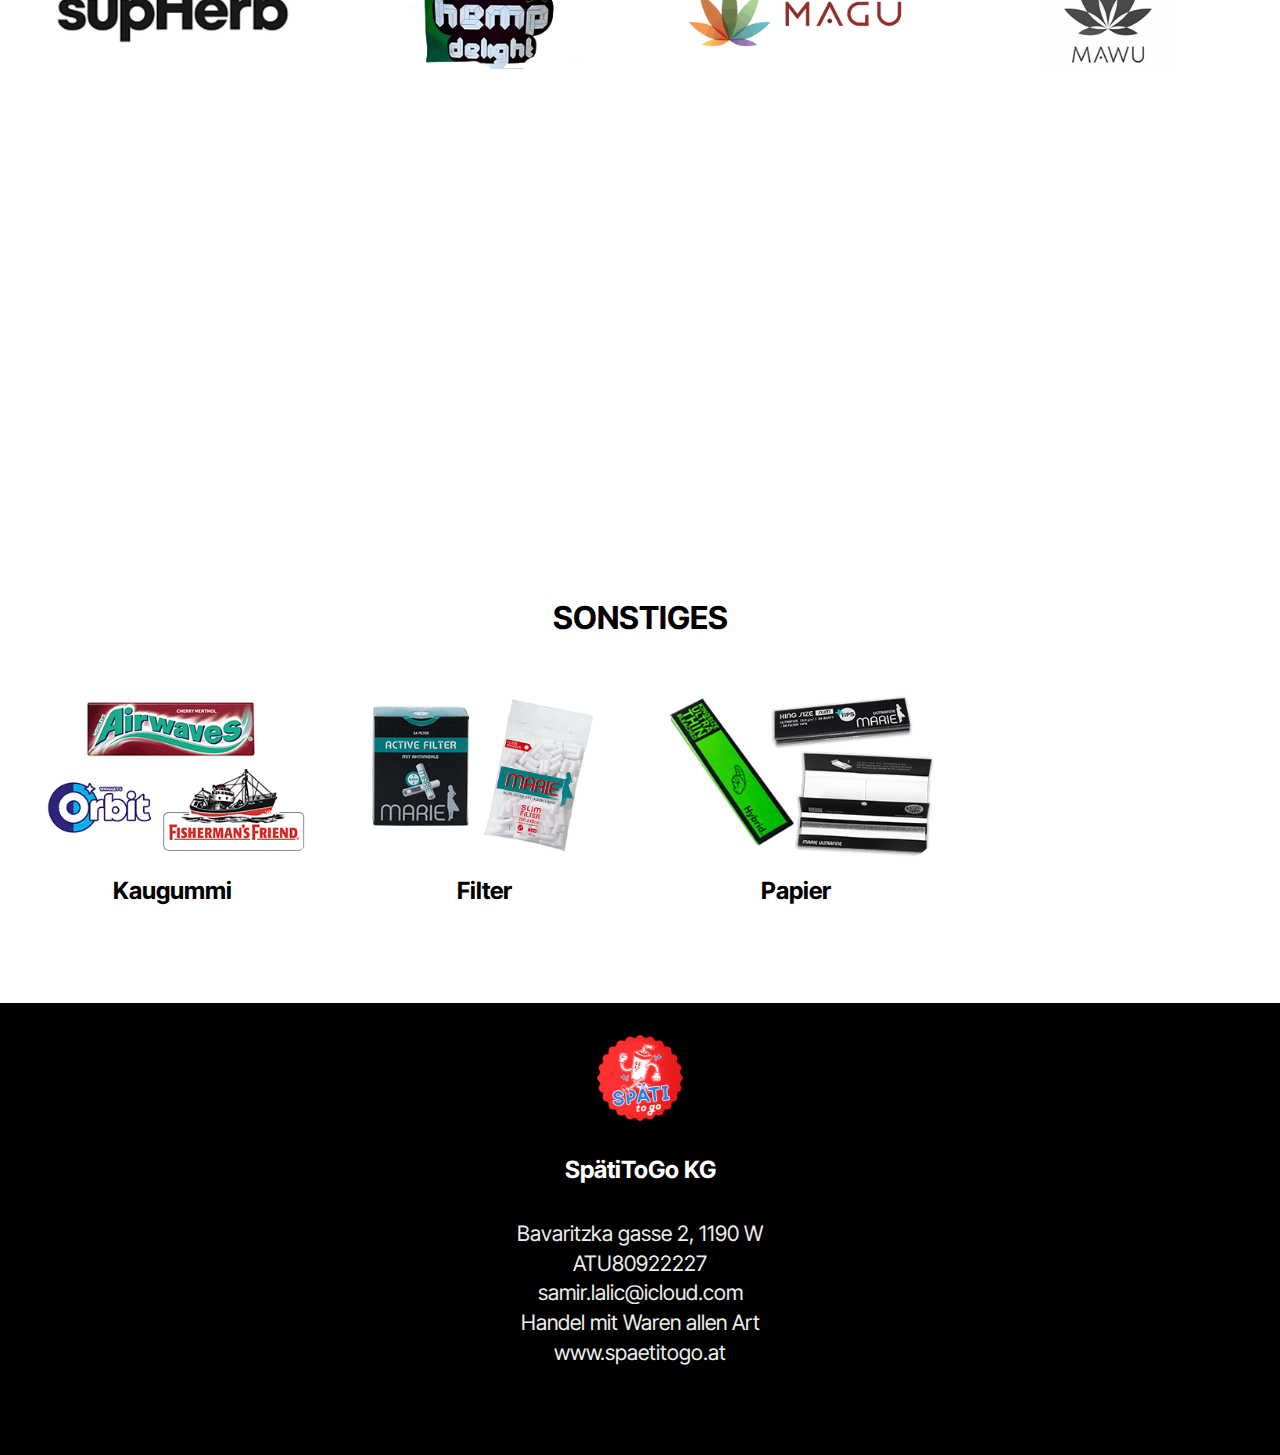
<file: spaeti18/index.html>
<!DOCTYPE html>
<html  >
<head>
  
  <meta charset="UTF-8">
  <meta http-equiv="X-UA-Compatible" content="IE=edge">
  
  <meta name="viewport" content="width=device-width, initial-scale=1, minimum-scale=1">
  <link rel="shortcut icon" href="assets/images/s2g-logo-badge-250312-128x128.png" type="image/x-icon">
  <meta name="description" content="">
  
  
  <title>Spaeti 18 Home</title>
  <link rel="stylesheet" href="assets/bootstrap/css/bootstrap.min.css">
  <link rel="stylesheet" href="assets/bootstrap/css/bootstrap-grid.min.css">
  <link rel="stylesheet" href="assets/bootstrap/css/bootstrap-reboot.min.css">
  <link rel="stylesheet" href="assets/parallax/jarallax.css">
  <link rel="stylesheet" href="assets/popup-overlay-plugin/style.css">
  <link rel="stylesheet" href="assets/dropdown/css/style.css">
  <link rel="stylesheet" href="assets/theme/css/style.css">
  <link rel="stylesheet" href="assets/recaptcha.css">
  <link rel="preload" href="https://fonts.googleapis.com/css?family=Inter+Tight:100,200,300,400,500,600,700,800,900,100i,200i,300i,400i,500i,600i,700i,800i,900i&display=swap" as="style" onload="this.onload=null;this.rel='stylesheet'">
  <noscript><link rel="stylesheet" href="https://fonts.googleapis.com/css?family=Inter+Tight:100,200,300,400,500,600,700,800,900,100i,200i,300i,400i,500i,600i,700i,800i,900i&display=swap"></noscript>
  <link rel="preload" as="style" href="assets/mobirise/css/mbr-additional.css?v=kbef9u"><link rel="stylesheet" href="assets/mobirise/css/mbr-additional.css?v=kbef9u" type="text/css">

  
  
  

</head>
<body>
  
  <section data-bs-version="5.1" class="menu cid-uIna1uH2vy" once="menu" id="menu1-w">

    

    <nav class="navbar navbar-dropdown navbar-fixed-top collapsed">
        <div class="navbar-brand">
            
            
        </div>
        <button class="navbar-toggler" type="button" data-toggle="collapse" data-bs-toggle="collapse" data-target="#navbarSupportedContent" data-bs-target="#navbarSupportedContent" aria-controls="navbarNavAltMarkup" aria-expanded="false" aria-label="Toggle navigation">
            <div class="hamburger">
                <span></span>
                <span></span>
                <span></span>
                <span></span>
            </div>
        </button>
      <div class="collapse navbar-collapse" id="navbarSupportedContent">
            <ul class="navbar-nav nav-dropdown nav-right navbar-nav-top-padding" data-app-modern-menu="true"><li class="nav-item">
                    <a class="nav-link link text-white text-primary display-4" href="index.html">Home</a>
                </li>
                <li class="nav-item">
                    <a class="nav-link link text-white text-primary display-4" href="index.html#article11-4">Anleitung</a>
                </li>
                <li class="nav-item">
                    <a class="nav-link link text-white text-primary display-4" href="index.html#map01-e">Location</a>
                </li><li class="nav-item"><a class="nav-link link text-white text-primary display-4" href="index.html#features013-u">DRINKS</a></li><li class="nav-item"><a class="nav-link link text-white text-primary display-4" href="index.html#features013-10">KAFFEE</a></li><li class="nav-item"><a class="nav-link link text-white text-primary display-4" href="index.html#features013-y">BIER</a></li><li class="nav-item"><a class="nav-link link text-white text-primary display-4" href="index.html#features013-14">ALKOHOL DRINKS</a></li><li class="nav-item"><a class="nav-link link text-white text-primary display-4" href="index.html#features013-16">SCHOKOLADE</a></li><li class="nav-item"><a class="nav-link link text-white text-primary display-4" href="index.html#features013-18">SÜSSIGKEITEN</a></li><li class="nav-item"><a class="nav-link link text-white text-primary display-4" href="index.html#features013-1j">SNACKS</a></li><li class="nav-item"><a class="nav-link link text-white text-primary display-4" href="index.html#features013-11">CHIPS</a></li><li class="nav-item"><a class="nav-link link text-white text-primary display-4" href="index.html#features013-1a">VAPES</a></li><li class="nav-item"><a class="nav-link link text-white text-primary display-4" href="index.html#features013-1e">CBD</a></li><li class="nav-item"><a class="nav-link link text-white text-primary display-4" href="index.html#features013-1d">NICOTINE POUCHES</a></li><li class="nav-item"><a class="nav-link link text-white text-primary display-4" href="index.html#features013-1g">SONSTIGES<br></a></li><li class="nav-item"><a class="nav-link link text-white text-primary display-4" href="index.html#footer01-1h">Kontakt</a></li></ul>
            
      </div>
    </nav>
</section>

<section data-bs-version="5.1" class="header12 cid-uHHXTwuVAf" id="header12-0">
  
  

  <div class="text-center container">
    <div class="row mb-4 justify-content-center">
      <div class="col-12 col-md-4">
        <img class="w-100 lazyload" src="[data-uri]" alt="SpaetiToGo" loading="lazy" data-src="assets/images/s2g-logo-badge-250312-centerd-smaller-816x816.png">
      </div>
    </div>
    <div class="row justify-content-center">
      <div class="col-md-12 content-head">
        
        
        
      </div>
    </div>
  </div>
</section>

<section data-bs-version="5.1" class="header14 cid-uHI0MtOnd5" id="header14-1">
	

	
	<div class="mbr-overlay" style="opacity: 0.7; background-color: rgb(0, 0, 0);"></div>
	<div class="container">
		<div class="row justify-content-center">
			<div class="card col-12 col-md-12 col-lg-8">
				<div class="card-wrapper">
					<div class="card-box align-center">
						<h1 class="card-title mbr-fonts-style mb-4 display-2"><strong>Frisch, gekühlt, regional – und jederzeit für Dich verfügbar&nbsp;</strong><strong style="font-size: 2.2rem;">24 Stunden täglich </strong><br><strong style="font-size: 2.2rem;">–&nbsp;</strong><strong style="font-size: 2.2rem;">7 Tage die Woche</strong></h1>
						<p class="mbr-text mbr-fonts-style mb-4 display-7">Schnell, zuverlässig und genussvoll:<br>Bei Späti2Go findest Du eine große Auswahl an <strong>Getränken, Lebensmitteln, Snacks und Alltagsprodukten</strong> – genau dann, wenn Du sie brauchst. Ob <strong>Bier, Energy- und Sportgetränke, Softdrinks, Kaffee, Süßwaren, Vapes, CBD, Hygieneartikel oder Tiernahrung</strong> – wir sind rund um die Uhr für Dich da.<br><strong><em>Denn bei uns bist Du nie zu spät.</em></strong><br></p>
						<div class="mbr-section-btn mt-4"><a class="btn btn-warning display-7" href="index.html#map01-e">Find&nbsp;SpätiToGo&nbsp;</a></div>
					</div>
				</div>
			</div>
		</div>
	</div>
</section>

<section data-bs-version="5.1" class="article11 cid-uHI5JcM1LX" id="article11-4">
    

    
    
    <div class="container">
        <div class="row justify-content-center">
            <div class="title col-md-12 col-lg-12">
                <h3 class="mbr-section-title mbr-fonts-style align-center mt-0 mb-0 display-1">
                <strong>ANLEITUNG</strong></h3>
                <h4 class="mbr-section-subtitle align-center mbr-fonts-style mt-4 display-7">Frag nicht, was SpätiToGo für dich macht. Frag, was SpätiToGo für dich HAT</h4>
                
            </div>
        </div>
    </div>
</section>

<section data-bs-version="5.1" class="features027 cid-uHI58rmrFP" id="features027-2">
	

	
	

	<div class="container">
		


		<div class="row justify-content-center  blockContent">
			<div class="col-12 col-lg">
				
				<div class="item features-without-image col-12 col-md-12 col-lg-12 active">
					<div class="item-wrapper">
						<div class="item-content">
							
							
							<p class="card-text mbr-fonts-style mt-0 mb-0 display-5"><strong>1. WAHLE DEINE PRODUKTE</strong></p>
							
						</div>

					</div>
				</div>
				<div class="item features-without-image col-12 col-md-12 col-lg-12">
					<div class="item-wrapper">
						<div class="item-content">
							
							
							<p class="card-text mbr-fonts-style mt-0 mb-0 display-5"><strong>2. BESTELLUNG AUFGEBEN</strong></p>
							
						</div>

					</div>
				</div><div class="item features-without-image col-12 col-md-12 col-lg-12">
					<div class="item-wrapper">
						<div class="item-content">
							
							
							<p class="card-text mbr-fonts-style mt-0 mb-0 display-5"><strong>3. BEZAHLEN</strong></p>
							
						</div>

					</div>
				</div>
			</div>
			<div class="col-12 col-lg-5">
				<div class="image-wrapper">
					<img class="w-100 lazyload" src="[data-uri]" alt="Spaeti" loading="lazy" data-src="assets/images/05-img-7529-sellect-cropped-816x612.png">
				</div>
			</div>

		</div>
	</div>
</section>

<section data-bs-version="5.1" class="image03 cid-uHIanvsnjY" id="image04-6">
    

    <div class="image-block m-auto">
        <img src="[data-uri]" alt="Spaeti" loading="lazy" class="lazyload" data-src="assets/images/03-img-7529-sellect-cropped-3302x1421.png">
        
    </div>
</section>

<section data-bs-version="5.1" class="article11 cid-uHNZQ2tgb3" id="article11-t">
    

    
    
    <div class="container">
        <div class="row justify-content-center">
            <div class="title col-md-12 col-lg-10">
                <h3 class="mbr-section-title mbr-fonts-style align-center mt-0 mb-0 display-1">
                <strong>ARTIKELS</strong>
                </h3>
                
                
            </div>
        </div>
    </div>
</section>

<section data-bs-version="5.1" class="people5 expertm5 cid-uHNTqRA1UO" id="apeople5-q">
    
    <div class="images-container container">
        <div class="row">
            
        </div>
        <div class="row justify-content-center align-items-center">
            <div class="col-6 col-md-3 col-lg-2 card">
                <a href="index.html#features013-u"><img src="[data-uri]" alt="Drinks" loading="lazy" class="lazyload" data-src="assets/images/withbgr-test-smaller-drinks-drinks-btn-376x89.png"></a>
            </div>
            <div class="col-6 col-md-3 col-lg-2 card">
                <a href="index.html#features013-10"><img src="[data-uri]" alt="Kaffee" loading="lazy" class="lazyload" data-src="assets/images/withbgr-test-smaller-kaffee-btn-376x89.png"></a>
            </div>
            <div class="col-6 col-md-3 col-lg-2 card">
                <a href="index.html#features013-y"><img src="[data-uri]" alt="Bier" loading="lazy" class="lazyload" data-src="assets/images/withbgr-test-smaller-bier-btn-200x47.png"></a>
            </div>
            <div class="col-6 col-md-3 col-lg-2 card">
                <a href="index.html#features013-14"><img src="[data-uri]" alt="Alcohol drinks" loading="lazy" class="lazyload" data-src="assets/images/withbgr-test-smaller-alcohol-drinks-btn-200x47.png"></a>
            </div>
            
            
        </div>
    </div>
</section>

<section data-bs-version="5.1" class="people5 expertm5 cid-uHNW9atiAT" id="apeople5-r">
    
    <div class="images-container container">
        <div class="row">
            
        </div>
        <div class="row justify-content-center align-items-center">
            <div class="col-6 col-md-3 col-lg-2 card">
                <a href="index.html#features013-16"><img src="[data-uri]" alt="Schokolade" loading="lazy" class="lazyload" data-src="assets/images/withbgr-test-smaller-schokolade-btn-375x89.png"></a>
            </div>
            <div class="col-6 col-md-3 col-lg-2 card">
                <a href="index.html#features013-18"><img src="[data-uri]" alt="Sussigkeiten" loading="lazy" class="lazyload" data-src="assets/images/withbgr-test-smaller-sussigkeiten-btn-376x89.png"></a>
            </div>
            <div class="col-6 col-md-3 col-lg-2 card">
                <a href="index.html#features013-1j"><img src="[data-uri]" alt="Snacks" loading="lazy" class="lazyload" data-src="assets/images/withbgr-test-smaller-snacks-btn-376x89.png"></a>
            </div>
            <div class="col-6 col-md-3 col-lg-2 card">
                <a href="index.html#features013-11"><img src="[data-uri]" alt="Chips" loading="lazy" class="lazyload" data-src="assets/images/withbgr-test-smaller-chips-btn-376x89.png"></a>
            </div>
            
            
        </div>
    </div>
</section>

<section data-bs-version="5.1" class="people5 expertm5 cid-uHNZeb3lAe" id="apeople5-s">
    
    <div class="images-container container">
        <div class="row">
            
        </div>
        <div class="row justify-content-center align-items-center">
            <div class="col-6 col-md-3 col-lg-2 card">
                <a href="index.html#features013-1a"><img src="[data-uri]" alt="Vapes" loading="lazy" class="lazyload" data-src="assets/images/withbgr-test-smaller-vapes-btn-375x89.png"></a>
            </div>
            <div class="col-6 col-md-3 col-lg-2 card">
                <a href="index.html#features013-1e"><img src="[data-uri]" alt="CBD" loading="lazy" class="lazyload" data-src="assets/images/withbgr-test-smaller-cbd-btn-376x89.png"></a>
            </div>
            <div class="col-6 col-md-3 col-lg-2 card">
                <a href="index.html#features013-1d"><img src="[data-uri]" alt="Nicotine Pouches" loading="lazy" class="lazyload" data-src="assets/images/withbgr-test-smaller-nicotinepoushess3333-btn-376x89.png"></a>
            </div>
            <div class="col-6 col-md-3 col-lg-2 card">
                <a href="index.html#features013-1g"><img src="[data-uri]" alt="Sonstiges" loading="lazy" class="lazyload" data-src="assets/images/withbgr-test-smaller-sonstiges-btn-376x89.png"></a>
            </div>
            
            
        </div>
    </div>
</section>

<section data-bs-version="5.1" class="map1 cid-uHIqHPYol6 mbr-parallax-background" id="map01-e">
	
	
	<div class="mbr-overlay" style="opacity: 0.5; background-color: rgb(0, 0, 0);"></div>
	<div class="container">
		<div class="row justify-content-center">
			<div class="col-12 content-head">
				<div class="mbr-section-head mb-5">
					<h3 class="mbr-section-title mbr-fonts-style align-center mb-0 display-2"><strong>Find SpätiToGo</strong></h3>
					
				</div>
			</div>
		</div>
		<div class="google-map"><iframe frameborder="0" style="border:0" src="https://www.google.com/maps/embed/v1/place?key=AIzaSyCt1265A4qvZy9HKUeA8J15AOC4SrCyZe4&amp;q=Barawitzkagasse 2, 1190 Wien, Österreich" allowfullscreen="" loading="lazy" class="lazyload"></iframe></div>
	</div>
</section>

<section data-bs-version="5.1" class="features13 start cid-uIn7AhvgTp" id="features013-u">
    

<div class="container-fluid">
  <div class="row justify-content-center">
    <div class="col-12 content-head">
      <div class="mbr-section-head mb-5">
        <h4 class="mbr-section-title mbr-fonts-style align-center mb-0 display-2">
          <strong>DRINKS</strong></h4>
        
      </div>
    </div>
  </div>
  <div class="row mbr-section-content">
    <div class="item features-image col-6 col-md-4 col-lg-2">
      <div class="item-wrapper">
        <div class="item-img">
          <img src="[data-uri]" alt="drinks" title="" data-slide-to="0" data-bs-slide-to="0" loading="lazy" class="lazyload" data-src="assets/images/drinks-logos-cocacola-358x141.png">
        </div>
        
        
      </div>
    </div>
    <div class="item features-image col-6 col-md-4 col-lg-2">
      <div class="item-wrapper">
        <div class="item-img">
          <img src="[data-uri]" alt="Drinks" title="" data-slide-to="1" data-bs-slide-to="1" loading="lazy" class="lazyload" data-src="assets/images/drinks-logos-rauch-358x141.png">
        </div>
        
        
      </div>
    </div>
    <div class="item features-image col-6 col-md-4 col-lg-2">
      <div class="item-wrapper">
        <div class="item-img">
          <img src="[data-uri]" alt="Drinks" title="" data-slide-to="2" data-bs-slide-to="2" loading="lazy" class="lazyload" data-src="assets/images/drinks-logos-fuze-358x141.png">
        </div>
        
        
      </div>
    </div>
    <div class="item features-image col-6 col-md-4 col-lg-2">
      <div class="item-wrapper">
        <div class="item-img">
          <img src="[data-uri]" alt="Drinks" title="" data-slide-to="3" data-bs-slide-to="3" loading="lazy" class="lazyload" data-src="assets/images/drinks-logos-pepsi-358x141.png">
        </div>
        
        
      </div>
    </div>
    <div class="item features-image col-6 col-md-4 col-lg-2">
      <div class="item-wrapper">
        <div class="item-img">
          <img src="[data-uri]" alt="Drinks" title="" data-slide-to="4" data-bs-slide-to="4" loading="lazy" class="lazyload" data-src="assets/images/drinks-logos-spezi-358x141.png">
        </div>
        
        
      </div>
    </div>
    <div class="item features-image col-6 col-md-4 col-lg-2">
      <div class="item-wrapper">
        <div class="item-img">
          <img src="[data-uri]" alt="Drinks" title="" data-slide-to="5" data-bs-slide-to="5" loading="lazy" class="lazyload" data-src="assets/images/drinks-logos-fanta-358x141.png">
        </div>
        
        
      </div>
    </div><div class="item features-image col-6 col-md-4 col-lg-2">
      <div class="item-wrapper">
        <div class="item-img">
          <img src="[data-uri]" alt="Drinks" title="" data-slide-to="6" data-bs-slide-to="6" loading="lazy" class="lazyload" data-src="assets/images/drinks-logos-sprete-358x141.png">
        </div>
        
        
      </div>
    </div><div class="item features-image col-6 col-md-4 col-lg-2">
      <div class="item-wrapper">
        <div class="item-img">
          <img src="[data-uri]" alt="Drinks" title="" data-slide-to="7" data-bs-slide-to="7" loading="lazy" class="lazyload" data-src="assets/images/drinks-logos-orangina-358x141.png">
        </div>
        
        
      </div>
    </div><div class="item features-image col-6 col-md-4 col-lg-2">
      <div class="item-wrapper">
        <div class="item-img">
          <img src="[data-uri]" alt="Drinks" title="" data-slide-to="9" data-bs-slide-to="9" loading="lazy" class="lazyload" data-src="assets/images/drinks-logos-358x141.png">
        </div>
        
        
      </div>
    </div><div class="item features-image col-6 col-md-4 col-lg-2">
      <div class="item-wrapper">
        <div class="item-img">
          <img src="[data-uri]" alt="Drinks" title="" data-slide-to="11" data-bs-slide-to="11" loading="lazy" class="lazyload" data-src="assets/images/drinks-logos-lemonsoda-358x141.png">
        </div>
        
        
      </div>
    </div><div class="item features-image col-6 col-md-4 col-lg-2">
      <div class="item-wrapper">
        <div class="item-img">
          <img src="[data-uri]" alt="Drinks" title="" data-slide-to="12" data-bs-slide-to="12" loading="lazy" class="lazyload" data-src="assets/images/drinks-logos-redbull-358x141.png">
        </div>
        
        
      </div>
    </div><div class="item features-image col-6 col-md-4 col-lg-2">
      <div class="item-wrapper">
        <div class="item-img">
          <img src="[data-uri]" alt="Drinks" title="" data-slide-to="13" data-bs-slide-to="13" loading="lazy" class="lazyload" data-src="assets/images/drinks-logos-monster-358x141.png">
        </div>
        
        
      </div>
    </div><div class="item features-image col-6 col-md-4 col-lg-2">
      <div class="item-wrapper">
        <div class="item-img">
          <img src="[data-uri]" alt="Drinks" title="" data-slide-to="14" data-bs-slide-to="14" loading="lazy" class="lazyload" data-src="assets/images/drinks-logos-allneed-358x141.png">
        </div>
        
        
      </div>
    </div><div class="item features-image col-6 col-md-4 col-lg-2">
      <div class="item-wrapper">
        <div class="item-img">
          <img src="[data-uri]" alt="Drinks" title="" data-slide-to="15" data-bs-slide-to="15" loading="lazy" class="lazyload" data-src="assets/images/drinks-logos-gonrgy-358x141.png">
        </div>
        
        
      </div>
    </div><div class="item features-image col-6 col-md-4 col-lg-2">
      <div class="item-wrapper">
        <div class="item-img">
          <img src="[data-uri]" alt="Drinks" title="" data-slide-to="17" data-bs-slide-to="17" loading="lazy" class="lazyload" data-src="assets/images/drinks-logos-prime-358x141.png">
        </div>
        
        
      </div>
    </div><div class="item features-image col-6 col-md-4 col-lg-2">
      <div class="item-wrapper">
        <div class="item-img">
          <img src="[data-uri]" alt="Drinks" title="" data-slide-to="18" data-bs-slide-to="18" loading="lazy" class="lazyload" data-src="assets/images/drinks-logos-fritzkola-358x141.png">
        </div>
        
        
      </div>
    </div><div class="item features-image col-6 col-md-4 col-lg-2">
      <div class="item-wrapper">
        <div class="item-img">
          <img src="[data-uri]" alt="Drinks" title="" data-slide-to="19" data-bs-slide-to="19" loading="lazy" class="lazyload" data-src="assets/images/drinks-logos-clubmate-358x141.png">
        </div>
        
        
      </div>
    </div><div class="item features-image col-6 col-md-4 col-lg-2">
      <div class="item-wrapper">
        <div class="item-img">
          <img src="[data-uri]" alt="Drinks" title="" data-slide-to="20" data-bs-slide-to="20" loading="lazy" class="lazyload" data-src="assets/images/drinks-logos-capri-358x141.png">
        </div>
        
        
      </div>
    </div><div class="item features-image col-6 col-md-4 col-lg-2">
      <div class="item-wrapper">
        <div class="item-img">
          <img src="[data-uri]" alt="Drinks" title="" data-slide-to="21" data-bs-slide-to="21" loading="lazy" class="lazyload" data-src="assets/images/drinks-logos-arizona-358x141.png">
        </div>
        
        
      </div>
    </div><div class="item features-image col-6 col-md-4 col-lg-2">
      <div class="item-wrapper">
        <div class="item-img">
          <img src="[data-uri]" alt="Drinks" title="" data-slide-to="22" data-bs-slide-to="22" loading="lazy" class="lazyload" data-src="assets/images/drinks-logos-almdudler-358x141.png">
        </div>
        
        
      </div>
    </div><div class="item features-image col-6 col-md-4 col-lg-2">
      <div class="item-wrapper">
        <div class="item-img">
          <img src="[data-uri]" alt="Drinks" title="" data-slide-to="23" data-bs-slide-to="23" loading="lazy" class="lazyload" data-src="assets/images/drinks-logos-frucade-358x141.png">
        </div>
        
        
      </div>
    </div><div class="item features-image col-6 col-md-4 col-lg-2">
      <div class="item-wrapper">
        <div class="item-img">
          <img src="[data-uri]" alt="Drinks" title="" data-slide-to="24" data-bs-slide-to="24" loading="lazy" class="lazyload" data-src="assets/images/drinks-logos-ganic-358x141.png">
        </div>
        
        
      </div>
    </div><div class="item features-image col-6 col-md-4 col-lg-2">
      <div class="item-wrapper">
        <div class="item-img">
          <img src="[data-uri]" alt="Drinks" title="" data-slide-to="25" data-bs-slide-to="25" loading="lazy" class="lazyload" data-src="assets/images/drinks-logos-hakuma-358x141.png">
        </div>
        
        
      </div>
    </div><div class="item features-image col-6 col-md-4 col-lg-2">
      <div class="item-wrapper">
        <div class="item-img">
          <img src="[data-uri]" alt="Drinks" title="" data-slide-to="26" data-bs-slide-to="26" loading="lazy" class="lazyload" data-src="assets/images/drinks-logos-hasenfit-358x141.png">
        </div>
        
        
      </div>
    </div><div class="item features-image col-6 col-md-4 col-lg-2">
      <div class="item-wrapper">
        <div class="item-img">
          <img src="[data-uri]" alt="Drinks" title="" data-slide-to="27" data-bs-slide-to="27" loading="lazy" class="lazyload" data-src="assets/images/drinks-logos-hollinger-358x141.png">
        </div>
        
        
      </div>
    </div><div class="item features-image col-6 col-md-4 col-lg-2">
      <div class="item-wrapper">
        <div class="item-img">
          <img src="[data-uri]" alt="Drinks" title="" data-slide-to="29" data-bs-slide-to="29" loading="lazy" class="lazyload" data-src="assets/images/drinks-logos-innocent-358x141.png">
        </div>
        
        
      </div>
    </div><div class="item features-image col-6 col-md-4 col-lg-2">
      <div class="item-wrapper">
        <div class="item-img">
          <img src="[data-uri]" alt="Drinks" title="" data-slide-to="30" data-bs-slide-to="30" loading="lazy" class="lazyload" data-src="assets/images/drinks-logos-kombucha-358x141.png">
        </div>
        
        
      </div>
    </div><div class="item features-image col-6 col-md-4 col-lg-2">
      <div class="item-wrapper">
        <div class="item-img">
          <img src="[data-uri]" alt="Drinks" title="" data-slide-to="31" data-bs-slide-to="31" loading="lazy" class="lazyload" data-src="assets/images/drinks-logos-makava-358x141.png">
        </div>
        
        
      </div>
    </div><div class="item features-image col-6 col-md-4 col-lg-2">
      <div class="item-wrapper">
        <div class="item-img">
          <img src="[data-uri]" alt="Drinks" title="" data-slide-to="32" data-bs-slide-to="32" loading="lazy" class="lazyload" data-src="assets/images/drinks-logos-romerquelle-358x141.png">
        </div>
        
        
      </div>
    </div><div class="item features-image col-6 col-md-4 col-lg-2">
      <div class="item-wrapper">
        <div class="item-img">
          <img src="[data-uri]" alt="Drinks" title="" data-slide-to="33" data-bs-slide-to="33" loading="lazy" class="lazyload" data-src="assets/images/drinks-logos-schartnerbombe-358x141.png">
        </div>
        
        
      </div>
    </div><div class="item features-image col-6 col-md-4 col-lg-2">
      <div class="item-wrapper">
        <div class="item-img">
          <img src="[data-uri]" alt="Drinks" title="" data-slide-to="34" data-bs-slide-to="34" loading="lazy" class="lazyload" data-src="assets/images/drinks-logos-steiglitz-358x141.png">
        </div>
        
        
      </div>
    </div><div class="item features-image col-6 col-md-4 col-lg-2">
      <div class="item-wrapper">
        <div class="item-img">
          <img src="[data-uri]" alt="Drinks" title="" data-slide-to="35" data-bs-slide-to="35" loading="lazy" class="lazyload" data-src="assets/images/drinks-logos-truefruits-358x141.png">
        </div>
        
        
      </div>
    </div><div class="item features-image col-6 col-md-4 col-lg-2">
      <div class="item-wrapper">
        <div class="item-img">
          <img src="[data-uri]" alt="Drinks" title="" data-slide-to="36" data-bs-slide-to="36" loading="lazy" class="lazyload" data-src="assets/images/drinks-logos-vitaminwell-358x141.png">
        </div>
        
        
      </div>
    </div><div class="item features-image col-6 col-md-4 col-lg-2">
      <div class="item-wrapper">
        <div class="item-img">
          <img src="[data-uri]" alt="Drinks" title="" data-slide-to="37" data-bs-slide-to="37" loading="lazy" class="lazyload" data-src="assets/images/drinks-logos-voslauer-358x141.png">
        </div>
        
        
      </div>
    </div><div class="item features-image col-6 col-md-4 col-lg-2">
      <div class="item-wrapper">
        <div class="item-img">
          <img src="[data-uri]" alt="Drinks" title="" data-slide-to="38" data-bs-slide-to="38" loading="lazy" class="lazyload" data-src="assets/images/drinks-logos-waldquelle-358x141.png">
        </div>
        
        
      </div>
    </div><div class="item features-image col-6 col-md-4 col-lg-2">
      <div class="item-wrapper">
        <div class="item-img">
          <img src="[data-uri]" alt="Drinks" title="" data-slide-to="39" data-bs-slide-to="39" loading="lazy" class="lazyload" data-src="assets/images/drinks-logosxoxo-358x141.png">
        </div>
        
        
      </div>
    </div>

  </div>
</div>
</section>

<section data-bs-version="5.1" class="header16 cid-uIncMmpfDl mbr-parallax-background" id="header17-x">
  
  
  <div class="container">
    <div class="row">
      <div class="content-wrap col-12 col-md-12">
        
        
        
        
      </div>
    </div>
  </div>
</section>

<section data-bs-version="5.1" class="features13 start cid-uInf7ihpgV" id="features013-y">
    

<div class="container-fluid">
  <div class="row justify-content-center">
    <div class="col-12 content-head">
      <div class="mbr-section-head mb-5">
        <h4 class="mbr-section-title mbr-fonts-style align-center mb-0 display-2">
          <strong>BIER</strong></h4>
        
      </div>
    </div>
  </div>
  <div class="row mbr-section-content">
    <div class="item features-image col-6 col-md-4 col-lg-2">
      <div class="item-wrapper">
        <div class="item-img">
          <img src="[data-uri]" alt="BEER" title="" data-slide-to="0" data-bs-slide-to="0" loading="lazy" class="lazyload" data-src="assets/images/beer-logos-heineken-358x141.png">
        </div>
        
        
      </div>
    </div>
    <div class="item features-image col-6 col-md-4 col-lg-2">
      <div class="item-wrapper">
        <div class="item-img">
          <img src="[data-uri]" alt="BEER" title="" data-slide-to="1" data-bs-slide-to="1" loading="lazy" class="lazyload" data-src="assets/images/beer-logos-budweiser-358x141.png">
        </div>
        
        
      </div>
    </div>
    <div class="item features-image col-6 col-md-4 col-lg-2">
      <div class="item-wrapper">
        <div class="item-img">
          <img src="[data-uri]" alt="BEER" title="" data-slide-to="2" data-bs-slide-to="2" loading="lazy" class="lazyload" data-src="assets/images/beer-logos-guinness-358x141.png">
        </div>
        
        
      </div>
    </div>
    <div class="item features-image col-6 col-md-4 col-lg-2">
      <div class="item-wrapper">
        <div class="item-img">
          <img src="[data-uri]" alt="BEER" title="" data-slide-to="3" data-bs-slide-to="3" loading="lazy" class="lazyload" data-src="assets/images/beer-logos-lewenbrau-358x141.png">
        </div>
        
        
      </div>
    </div>
    <div class="item features-image col-6 col-md-4 col-lg-2">
      <div class="item-wrapper">
        <div class="item-img">
          <img src="[data-uri]" alt="BEER" title="" data-slide-to="4" data-bs-slide-to="4" loading="lazy" class="lazyload" data-src="assets/images/beer-logos-corona-358x141.png">
        </div>
        
        
      </div>
    </div>
    <div class="item features-image col-6 col-md-4 col-lg-2">
      <div class="item-wrapper">
        <div class="item-img">
          <img src="[data-uri]" alt="BEER" title="" data-slide-to="5" data-bs-slide-to="5" loading="lazy" class="lazyload" data-src="assets/images/beer-logos-gosser-358x141.png">
        </div>
        
        
      </div>
    </div><div class="item features-image col-6 col-md-4 col-lg-2">
      <div class="item-wrapper">
        <div class="item-img">
          <img src="[data-uri]" alt="BEER" title="" data-slide-to="6" data-bs-slide-to="6" loading="lazy" class="lazyload" data-src="assets/images/beer-logos-desperados-358x141.png">
        </div>
        
        
      </div>
    </div><div class="item features-image col-6 col-md-4 col-lg-2">
      <div class="item-wrapper">
        <div class="item-img">
          <img src="[data-uri]" alt="BEER" title="" data-slide-to="7" data-bs-slide-to="7" loading="lazy" class="lazyload" data-src="assets/images/beer-logos-brewdogipa-358x141.png">
        </div>
        
        
      </div>
    </div><div class="item features-image col-6 col-md-4 col-lg-2">
      <div class="item-wrapper">
        <div class="item-img">
          <img src="[data-uri]" alt="BEER" title="" data-slide-to="8" data-bs-slide-to="8" loading="lazy" class="lazyload" data-src="assets/images/beer-logos-kozel-358x141.png">
        </div>
        
        
      </div>
    </div><div class="item features-image col-6 col-md-4 col-lg-2">
      <div class="item-wrapper">
        <div class="item-img">
          <img src="[data-uri]" alt="BEER" title="" data-slide-to="10" data-bs-slide-to="10" loading="lazy" class="lazyload" data-src="assets/images/beer-logos-hirter-358x141.png">
        </div>
        
        
      </div>
    </div><div class="item features-image col-6 col-md-4 col-lg-2">
      <div class="item-wrapper">
        <div class="item-img">
          <img src="[data-uri]" alt="BEER" title="" data-slide-to="11" data-bs-slide-to="11" loading="lazy" class="lazyload" data-src="assets/images/beer-logos-leffe-358x141.png">
        </div>
        
        
      </div>
    </div><div class="item features-image col-6 col-md-4 col-lg-2">
      <div class="item-wrapper">
        <div class="item-img">
          <img src="[data-uri]" alt="BEER" title="" data-slide-to="12" data-bs-slide-to="12" loading="lazy" class="lazyload" data-src="assets/images/beer-logos-beerbudies-358x141.png">
        </div>
        
        
      </div>
    </div><div class="item features-image col-6 col-md-4 col-lg-2">
      <div class="item-wrapper">
        <div class="item-img">
          <img src="[data-uri]" alt="BEER" title="" data-slide-to="13" data-bs-slide-to="13" loading="lazy" class="lazyload" data-src="assets/images/beer-logos-nlljosef-358x141.png">
        </div>
        
        
      </div>
    </div><div class="item features-image col-6 col-md-4 col-lg-2">
      <div class="item-wrapper">
        <div class="item-img">
          <img src="[data-uri]" alt="BEER" title="" data-slide-to="14" data-bs-slide-to="14" loading="lazy" class="lazyload" data-src="assets/images/beer-logos-ottarkringeer-358x141.png">
        </div>
        
        
      </div>
    </div><div class="item features-image col-6 col-md-4 col-lg-2">
      <div class="item-wrapper">
        <div class="item-img">
          <img src="[data-uri]" alt="BEER" title="" data-slide-to="15" data-bs-slide-to="15" loading="lazy" class="lazyload" data-src="assets/images/beer-logos-pilsner-urquell-358x141.png">
        </div>
        
        
      </div>
    </div><div class="item features-image col-6 col-md-4 col-lg-2">
      <div class="item-wrapper">
        <div class="item-img">
          <img src="[data-uri]" alt="BEER" title="" data-slide-to="16" data-bs-slide-to="16" loading="lazy" class="lazyload" data-src="assets/images/beer-logos-stiegl-358x141.png">
        </div>
        
        
      </div>
    </div><div class="item features-image col-6 col-md-4 col-lg-2">
      <div class="item-wrapper">
        <div class="item-img">
          <img src="[data-uri]" alt="BEER" title="" data-slide-to="17" data-bs-slide-to="17" loading="lazy" class="lazyload" data-src="assets/images/beer-logos-wieselburger-358x141.png">
        </div>
        
        
      </div>
    </div><div class="item features-image col-6 col-md-4 col-lg-2">
      <div class="item-wrapper">
        <div class="item-img">
          <img src="[data-uri]" alt="BEER" title="" data-slide-to="18" data-bs-slide-to="18" loading="lazy" class="lazyload" data-src="assets/images/beer-logos-wingman-358x141.png">
        </div>
        
        
      </div>
    </div><div class="item features-image col-6 col-md-4 col-lg-2">
      <div class="item-wrapper">
        <div class="item-img">
          <img src="[data-uri]" alt="BEER" title="" data-slide-to="19" data-bs-slide-to="19" loading="lazy" class="lazyload" data-src="assets/images/beer-logos-puntigamer-358x141.png">
        </div>
        
        
      </div>
    </div>

  </div>
</div>
</section>

<section data-bs-version="5.1" class="header16 cid-uIngJvSNwo mbr-parallax-background" id="header17-z">
  
  
  <div class="container">
    <div class="row">
      <div class="content-wrap col-12 col-md-10">
        
        
        
        
      </div>
    </div>
  </div>
</section>

<section data-bs-version="5.1" class="features13 start cid-uIqwKWHUZQ" id="features013-14">
    

<div class="container-fluid">
  <div class="row justify-content-center">
    <div class="col-12 content-head">
      <div class="mbr-section-head mb-5">
        <h4 class="mbr-section-title mbr-fonts-style align-center mb-0 display-2">
          <strong>ALKOHOL DRINKS</strong></h4>
        
      </div>
    </div>
  </div>
  <div class="row mbr-section-content">
    <div class="item features-image col-6 col-md-4 col-lg-2">
      <div class="item-wrapper">
        <div class="item-img">
          <img src="[data-uri]" alt="Alcohol" title="" data-slide-to="0" data-bs-slide-to="0" loading="lazy" class="lazyload" data-src="assets/images/alcohol-logos-jackdaniels-358x141.png">
        </div>
        
        
      </div>
    </div>
    <div class="item features-image col-6 col-md-4 col-lg-2">
      <div class="item-wrapper">
        <div class="item-img">
          <img src="[data-uri]" alt="Alcohol" title="" data-slide-to="1" data-bs-slide-to="1" loading="lazy" class="lazyload" data-src="assets/images/alcohol-logos-jimbeam-358x141.png">
        </div>
        
        
      </div>
    </div>
    <div class="item features-image col-6 col-md-4 col-lg-2">
      <div class="item-wrapper">
        <div class="item-img">
          <img src="[data-uri]" alt="Alcohol" title="" data-slide-to="2" data-bs-slide-to="2" loading="lazy" class="lazyload" data-src="assets/images/alcohol-logos-radlabel-358x141.png">
        </div>
        
        
      </div>
    </div>
    <div class="item features-image col-6 col-md-4 col-lg-2">
      <div class="item-wrapper">
        <div class="item-img">
          <img src="[data-uri]" alt="Alcohol" title="" data-slide-to="3" data-bs-slide-to="3" loading="lazy" class="lazyload" data-src="assets/images/alcohol-logos-absolut-358x141.png">
        </div>
        
        
      </div>
    </div>
    <div class="item features-image col-6 col-md-4 col-lg-2">
      <div class="item-wrapper">
        <div class="item-img">
          <img src="[data-uri]" alt="Alcohol" title="" data-slide-to="4" data-bs-slide-to="4" loading="lazy" class="lazyload" data-src="assets/images/alcohol-logos-eristoff-358x141.png">
        </div>
        
        
      </div>
    </div>
    <div class="item features-image col-6 col-md-4 col-lg-2">
      <div class="item-wrapper">
        <div class="item-img">
          <img src="[data-uri]" alt="Alcohol" title="" data-slide-to="5" data-bs-slide-to="5" loading="lazy" class="lazyload" data-src="assets/images/alcohol-logos-finlandia-358x141.png">
        </div>
        
        
      </div>
    </div><div class="item features-image col-6 col-md-4 col-lg-2">
      <div class="item-wrapper">
        <div class="item-img">
          <img src="[data-uri]" alt="Alcohol" title="" data-slide-to="6" data-bs-slide-to="6" loading="lazy" class="lazyload" data-src="assets/images/alcohol-logos-gordons-358x141.png">
        </div>
        
        
      </div>
    </div><div class="item features-image col-6 col-md-4 col-lg-2">
      <div class="item-wrapper">
        <div class="item-img">
          <img src="[data-uri]" alt="Alcohol" title="" data-slide-to="7" data-bs-slide-to="7" loading="lazy" class="lazyload" data-src="assets/images/alcohol-logos-kartoff-358x141.png">
        </div>
        
        
      </div>
    </div><div class="item features-image col-6 col-md-4 col-lg-2">
      <div class="item-wrapper">
        <div class="item-img">
          <img src="[data-uri]" alt="Alcohol" title="" data-slide-to="8" data-bs-slide-to="8" loading="lazy" class="lazyload" data-src="assets/images/alcohol-logos-hochregl-358x141.png">
        </div>
        
        
      </div>
    </div><div class="item features-image col-6 col-md-4 col-lg-2">
      <div class="item-wrapper">
        <div class="item-img">
          <img src="[data-uri]" alt="Alcohol" title="" data-slide-to="9" data-bs-slide-to="9" loading="lazy" class="lazyload" data-src="assets/images/alcohol-logos-iamfrizz-358x141.png">
        </div>
        
        
      </div>
    </div><div class="item features-image col-6 col-md-4 col-lg-2">
      <div class="item-wrapper">
        <div class="item-img">
          <img src="[data-uri]" alt="Alcohol" title="" data-slide-to="10" data-bs-slide-to="10" loading="lazy" class="lazyload" data-src="assets/images/alcohol-logos-jager-358x141.png">
        </div>
        
        
      </div>
    </div><div class="item features-image col-6 col-md-4 col-lg-2">
      <div class="item-wrapper">
        <div class="item-img">
          <img src="[data-uri]" alt="Alcohol" title="" data-slide-to="11" data-bs-slide-to="11" loading="lazy" class="lazyload" data-src="assets/images/alcohol-logos-gluckgriff-358x141.png">
        </div>
        
        
      </div>
    </div><div class="item features-image col-6 col-md-4 col-lg-2">
      <div class="item-wrapper">
        <div class="item-img">
          <img src="[data-uri]" alt="Alcohol" title="" data-slide-to="12" data-bs-slide-to="12" loading="lazy" class="lazyload" data-src="assets/images/alcohol-logos-laibwachter-358x141.png">
        </div>
        
        
      </div>
    </div><div class="item features-image col-6 col-md-4 col-lg-2">
      <div class="item-wrapper">
        <div class="item-img">
          <img src="[data-uri]" alt="Alcohol" title="" data-slide-to="13" data-bs-slide-to="13" loading="lazy" class="lazyload" data-src="assets/images/alcohol-logos-malibu-358x141.png">
        </div>
        
        
      </div>
    </div><div class="item features-image col-6 col-md-4 col-lg-2">
      <div class="item-wrapper">
        <div class="item-img">
          <img src="[data-uri]" alt="Alcohol" title="" data-slide-to="14" data-bs-slide-to="14" loading="lazy" class="lazyload" data-src="assets/images/alcohol-logos-ramazzotti-358x141.png">
        </div>
        
        
      </div>
    </div><div class="item features-image col-6 col-md-4 col-lg-2">
      <div class="item-wrapper">
        <div class="item-img">
          <img src="[data-uri]" alt="Alcohol" title="" data-slide-to="15" data-bs-slide-to="15" loading="lazy" class="lazyload" data-src="assets/images/alcohol-logos-schumberger-358x141.png">
        </div>
        
        
      </div>
    </div><div class="item features-image col-6 col-md-4 col-lg-2">
      <div class="item-wrapper">
        <div class="item-img">
          <img src="[data-uri]" alt="Alcohol" title="" data-slide-to="16" data-bs-slide-to="16" loading="lazy" class="lazyload" data-src="assets/images/alcohol-logos-strongbow-358x141.png">
        </div>
        
        
      </div>
    </div><div class="item features-image col-6 col-md-4 col-lg-2">
      <div class="item-wrapper">
        <div class="item-img">
          <img src="[data-uri]" alt="Alcohol" title="" data-slide-to="17" data-bs-slide-to="17" loading="lazy" class="lazyload" data-src="assets/images/alcohol-logos-aperol-358x141.png">
        </div>
        
        
      </div>
    </div><div class="item features-image col-6 col-md-4 col-lg-2">
      <div class="item-wrapper">
        <div class="item-img">
          <img src="[data-uri]" alt="Alcohol" title="" data-slide-to="18" data-bs-slide-to="18" loading="lazy" class="lazyload" data-src="assets/images/alcohol-logos-somersby-358x141.png">
        </div>
        
        
      </div>
    </div><div class="item features-image col-6 col-md-4 col-lg-2">
      <div class="item-wrapper">
        <div class="item-img">
          <img src="[data-uri]" alt="Alcohol" title="" data-slide-to="19" data-bs-slide-to="19" loading="lazy" class="lazyload" data-src="assets/images/alcohol-logos-williams-358x141.png">
        </div>
        
        
      </div>
    </div><div class="item features-image col-6 col-md-4 col-lg-2">
      <div class="item-wrapper">
        <div class="item-img">
          <img src="[data-uri]" alt="Alcohol" title="" data-slide-to="20" data-bs-slide-to="20" loading="lazy" class="lazyload" data-src="assets/images/alcohol-logos-pitu-358x141.png">
        </div>
        
        
      </div>
    </div>

  </div>
</div>
</section>

<section data-bs-version="5.1" class="header16 cid-uIqwNL5jIt mbr-parallax-background" id="header17-15">
  
  
  <div class="container-fluid">
    <div class="row">
      <div class="content-wrap col-12 col-md-12">
        
        
        
        
      </div>
    </div>
  </div>
</section>

<section data-bs-version="5.1" class="features13 start cid-uIqqCrofJb" id="features013-10">
    

<div class="container-fluid">
  <div class="row justify-content-center">
    <div class="col-12 content-head">
      <div class="mbr-section-head mb-5">
        <h4 class="mbr-section-title mbr-fonts-style align-center mb-0 display-2">
          <strong>KAFFEE</strong></h4>
        
      </div>
    </div>
  </div>
  <div class="row mbr-section-content">
    <div class="item features-image col-6 col-md-4 col-lg-3">
      <div class="item-wrapper">
        <div class="item-img">
          <img src="[data-uri]" alt="Caffe" title="" data-slide-to="0" data-bs-slide-to="0" loading="lazy" class="lazyload" data-src="assets/images/caffe-logos-emmi-358x141.png">
        </div>
        
        
      </div>
    </div>
    <div class="item features-image col-6 col-md-4 col-lg-3">
      <div class="item-wrapper">
        <div class="item-img">
          <img src="[data-uri]" alt="Caffe" title="" data-slide-to="1" data-bs-slide-to="1" loading="lazy" class="lazyload" data-src="assets/images/caffe-logos-jacobs-358x141.png">
        </div>
        
        
      </div>
    </div>
    <div class="item features-image col-6 col-md-4 col-lg-3">
      <div class="item-wrapper">
        <div class="item-img">
          <img src="[data-uri]" alt="Caffe" title="" data-slide-to="2" data-bs-slide-to="2" loading="lazy" class="lazyload" data-src="assets/images/caffe-logos-nescafe-358x141.png">
        </div>
        
        
      </div>
    </div>
    <div class="item features-image col-6 col-md-4 col-lg-3">
      <div class="item-wrapper">
        <div class="item-img">
          <img src="[data-uri]" alt="Caffe" title="" data-slide-to="3" data-bs-slide-to="3" loading="lazy" class="lazyload" data-src="assets/images/caffe-logos-oatly-358x141.png">
        </div>
        
        
      </div>
    </div>
    
    

  </div>
</div>
</section>

<section data-bs-version="5.1" class="header16 cid-uIquxnRcIY mbr-parallax-background" id="header17-12">
  
  
  <div class="container-fluid">
    <div class="row">
      <div class="content-wrap col-12 col-md-12">
        
        
        
        
      </div>
    </div>
  </div>
</section>

<section data-bs-version="5.1" class="features13 start cid-uIququljPE" id="features013-11">
    

<div class="container-fluid">
  <div class="row justify-content-center">
    <div class="col-12 content-head">
      <div class="mbr-section-head mb-5">
        <h4 class="mbr-section-title mbr-fonts-style align-center mb-0 display-2">
          <strong>CHIPS</strong></h4>
        
      </div>
    </div>
  </div>
  <div class="row mbr-section-content">
    <div class="item features-image col-6 col-md-4 col-lg-3">
      <div class="item-wrapper">
        <div class="item-img">
          <img src="[data-uri]" alt="Chips" title="" data-slide-to="0" data-bs-slide-to="0" loading="lazy" class="lazyload" data-src="assets/images/chips-logos-lays-358x141.png">
        </div>
        
        
      </div>
    </div>
    <div class="item features-image col-6 col-md-4 col-lg-3">
      <div class="item-wrapper">
        <div class="item-img">
          <img src="[data-uri]" alt="Chips" title="" data-slide-to="1" data-bs-slide-to="1" loading="lazy" class="lazyload" data-src="assets/images/chips-logos-pringels-358x141.png">
        </div>
        
        
      </div>
    </div>
    <div class="item features-image col-6 col-md-4 col-lg-3">
      <div class="item-wrapper">
        <div class="item-img">
          <img src="[data-uri]" alt="Chips" title="" data-slide-to="2" data-bs-slide-to="2" loading="lazy" class="lazyload" data-src="assets/images/chips-logos-chio-358x141.png">
        </div>
        
        
      </div>
    </div>
    <div class="item features-image col-6 col-md-4 col-lg-3">
      <div class="item-wrapper">
        <div class="item-img">
          <img src="[data-uri]" alt="Chips" title="" data-slide-to="3" data-bs-slide-to="3" loading="lazy" class="lazyload" data-src="assets/images/chips-logos-doritos-358x141.png">
        </div>
        
        
      </div>
    </div>
    <div class="item features-image col-6 col-md-4 col-lg-3">
      <div class="item-wrapper">
        <div class="item-img">
          <img src="[data-uri]" alt="Chips" title="" data-slide-to="4" data-bs-slide-to="4" loading="lazy" class="lazyload" data-src="assets/images/chips-logos-cheetos-358x141.png">
        </div>
        
        
      </div>
    </div>
    <div class="item features-image col-6 col-md-4 col-lg-3">
      <div class="item-wrapper">
        <div class="item-img">
          <img src="[data-uri]" alt="Chips" title="" data-slide-to="5" data-bs-slide-to="5" loading="lazy" class="lazyload" data-src="assets/images/chips-logoskellys-358x141.png">
        </div>
        
        
      </div>
    </div><div class="item features-image col-6 col-md-4 col-lg-3">
      <div class="item-wrapper">
        <div class="item-img">
          <img src="[data-uri]" alt="Chips" title="" data-slide-to="6" data-bs-slide-to="6" loading="lazy" class="lazyload" data-src="assets/images/chips-logos-bugles-358x141.png">
        </div>
        
        
      </div>
    </div><div class="item features-image col-6 col-md-4 col-lg-3">
      <div class="item-wrapper">
        <div class="item-img">
          <img src="[data-uri]" alt="Chips" title="" data-slide-to="7" data-bs-slide-to="7" loading="lazy" class="lazyload" data-src="assets/images/chips-logos-funnyfrisch-358x141.png">
        </div>
        
        
      </div>
    </div><div class="item features-image col-6 col-md-4 col-lg-3">
      <div class="item-wrapper">
        <div class="item-img">
          <img src="[data-uri]" alt="Chips" title="" data-slide-to="8" data-bs-slide-to="8" loading="lazy" class="lazyload" data-src="assets/images/chips-logos-goldfischli-358x141.png">
        </div>
        
        
      </div>
    </div><div class="item features-image col-6 col-md-4 col-lg-3">
      <div class="item-wrapper">
        <div class="item-img">
          <img src="[data-uri]" alt="Chips" title="" data-slide-to="9" data-bs-slide-to="9" loading="lazy" class="lazyload" data-src="assets/images/chips-logos-heimagut-358x141.png">
        </div>
        
        
      </div>
    </div><div class="item features-image col-6 col-md-4 col-lg-3">
      <div class="item-wrapper">
        <div class="item-img">
          <img src="[data-uri]" alt="Chips" title="" data-slide-to="10" data-bs-slide-to="10" loading="lazy" class="lazyload" data-src="assets/images/chips-logos-lorenz-358x141.png">
        </div>
        
        
      </div>
    </div><div class="item features-image col-6 col-md-4 col-lg-3">
      <div class="item-wrapper">
        <div class="item-img">
          <img src="[data-uri]" alt="Chips" title="" data-slide-to="11" data-bs-slide-to="11" loading="lazy" class="lazyload" data-src="assets/images/chips-logos-nicnacs-358x141.png">
        </div>
        
        
      </div>
    </div><div class="item features-image col-6 col-md-4 col-lg-3">
      <div class="item-wrapper">
        <div class="item-img">
          <img src="[data-uri]" alt="Chips" title="" data-slide-to="12" data-bs-slide-to="12" loading="lazy" class="lazyload" data-src="assets/images/chips-logos-pombar-358x141.png">
        </div>
        
        
      </div>
    </div><div class="item features-image col-6 col-md-4 col-lg-3">
      <div class="item-wrapper">
        <div class="item-img">
          <img src="[data-uri]" alt="Chips" title="" data-slide-to="13" data-bs-slide-to="13" loading="lazy" class="lazyload" data-src="assets/images/chips-logos-soletti-358x141.png">
        </div>
        
        
      </div>
    </div><div class="item features-image col-6 col-md-4 col-lg-3">
      <div class="item-wrapper">
        <div class="item-img">
          <img src="[data-uri]" alt="Chips" title="" data-slide-to="14" data-bs-slide-to="14" loading="lazy" class="lazyload" data-src="assets/images/chips-logos-takis-358x141.png">
        </div>
        
        
      </div>
    </div>

  </div>
</div>
</section>

<section data-bs-version="5.1" class="header16 cid-uIqvWoGXBX mbr-parallax-background" id="header17-13">
  
  
  <div class="container-fluid">
    <div class="row">
      <div class="content-wrap col-12 col-md-12">
        
        
        
        
      </div>
    </div>
  </div>
</section>

<section data-bs-version="5.1" class="features13 start cid-uIshs2KsF3" id="features013-1j">
    

<div class="container-fluid">
  <div class="row justify-content-center">
    <div class="col-12 content-head">
      <div class="mbr-section-head mb-5">
        <h4 class="mbr-section-title mbr-fonts-style align-center mb-0 display-2">
          <strong>SNACKS</strong></h4>
        
      </div>
    </div>
  </div>
  <div class="row mbr-section-content">
    <div class="item features-image col-6 col-md-4 col-lg-2">
      <div class="item-wrapper">
        <div class="item-img">
          <img src="[data-uri]" alt="Snacks" title="" data-slide-to="0" data-bs-slide-to="0" loading="lazy" class="lazyload" data-src="assets/images/snacks-edited-3-358x141.png">
        </div>
        
        
      </div>
    </div>
    <div class="item features-image col-6 col-md-4 col-lg-2">
      <div class="item-wrapper">
        <div class="item-img">
          <img src="[data-uri]" alt="Snacks" title="" data-slide-to="1" data-bs-slide-to="1" loading="lazy" class="lazyload" data-src="assets/images/snacks-edited-1-358x141.png">
        </div>
        
        
      </div>
    </div>
    <div class="item features-image col-6 col-md-4 col-lg-2">
      <div class="item-wrapper">
        <div class="item-img">
          <img src="[data-uri]" alt="Snacks" title="" data-slide-to="2" data-bs-slide-to="2" loading="lazy" class="lazyload" data-src="assets/images/snacks-edited-2-358x141.png">
        </div>
        
        
      </div>
    </div>
    <div class="item features-image col-6 col-md-4 col-lg-2">
      <div class="item-wrapper">
        <div class="item-img">
          <img src="[data-uri]" alt="Snacks" title="" data-slide-to="3" data-bs-slide-to="3" loading="lazy" class="lazyload" data-src="assets/images/chips-logoskellys-358x141.png">
        </div>
        
        
      </div>
    </div>
    <div class="item features-image col-6 col-md-4 col-lg-2">
      <div class="item-wrapper">
        <div class="item-img">
          <img src="[data-uri]" alt="Snacks" title="" data-slide-to="4" data-bs-slide-to="4" loading="lazy" class="lazyload" data-src="assets/images/manner-schnitten-330x153.png">
        </div>
        
        
      </div>
    </div>
    <div class="item features-image col-6 col-md-4 col-lg-2">
      <div class="item-wrapper">
        <div class="item-img">
          <img src="[data-uri]" alt="Snacks" title="" data-slide-to="5" data-bs-slide-to="5" loading="lazy" class="lazyload" data-src="assets/images/knoppers-logo-537x248.png">
        </div>
        
        
      </div>
    </div>

  </div>
</div>
</section>

<section data-bs-version="5.1" class="header16 cid-uIshwGiRkv mbr-parallax-background" id="header17-1k">
  
  
  <div class="container-fluid">
    <div class="row">
      <div class="content-wrap col-12 col-md-12">
        
        
        
        
      </div>
    </div>
  </div>
</section>

<section data-bs-version="5.1" class="features13 start cid-uIqyUS1XH1" id="features013-16">
    

<div class="container-fluid">
  <div class="row justify-content-center">
    <div class="col-12 content-head">
      <div class="mbr-section-head mb-5">
        <h4 class="mbr-section-title mbr-fonts-style align-center mb-0 display-2">
          <strong>SCHOKOLADE</strong></h4>
        
      </div>
    </div>
  </div>
  <div class="row mbr-section-content">
    <div class="item features-image col-6 col-md-4 col-lg-2">
      <div class="item-wrapper">
        <div class="item-img">
          <img src="[data-uri]" alt="Schokolade" title="" data-slide-to="0" data-bs-slide-to="0" loading="lazy" class="lazyload" data-src="assets/images/schokolade-logos-bounty-358x141.png">
        </div>
        
        
      </div>
    </div>
    <div class="item features-image col-6 col-md-4 col-lg-2">
      <div class="item-wrapper">
        <div class="item-img">
          <img src="[data-uri]" alt="Schokolade" title="" data-slide-to="1" data-bs-slide-to="1" loading="lazy" class="lazyload" data-src="assets/images/schokolade-logos-kinder-358x141.png">
        </div>
        
        
      </div>
    </div>
    <div class="item features-image col-6 col-md-4 col-lg-2">
      <div class="item-wrapper">
        <div class="item-img">
          <img src="[data-uri]" alt="Schokolade" title="" data-slide-to="2" data-bs-slide-to="2" loading="lazy" class="lazyload" data-src="assets/images/schokolade-logos-kitkat-358x141.png">
        </div>
        
        
      </div>
    </div>
    <div class="item features-image col-6 col-md-4 col-lg-2">
      <div class="item-wrapper">
        <div class="item-img">
          <img src="[data-uri]" alt="Schokolade" title="" data-slide-to="3" data-bs-slide-to="3" loading="lazy" class="lazyload" data-src="assets/images/schokolade-logos-mars-358x141.png">
        </div>
        
        
      </div>
    </div>
    <div class="item features-image col-6 col-md-4 col-lg-2">
      <div class="item-wrapper">
        <div class="item-img">
          <img src="[data-uri]" alt="Schokolade" title="" data-slide-to="4" data-bs-slide-to="4" loading="lazy" class="lazyload" data-src="assets/images/schokolade-logos-milka-358x141.png">
        </div>
        
        
      </div>
    </div>
    <div class="item features-image col-6 col-md-4 col-lg-2">
      <div class="item-wrapper">
        <div class="item-img">
          <img src="[data-uri]" alt="Schokolade" title="" data-slide-to="5" data-bs-slide-to="5" loading="lazy" class="lazyload" data-src="assets/images/schokolade-logos-neoh-358x141.png">
        </div>
        
        
      </div>
    </div><div class="item features-image col-6 col-md-4 col-lg-2">
      <div class="item-wrapper">
        <div class="item-img">
          <img src="[data-uri]" alt="Schokolade" title="" data-slide-to="6" data-bs-slide-to="6" loading="lazy" class="lazyload" data-src="assets/images/schokolade-logos-nestle-358x141.png">
        </div>
        
        
      </div>
    </div><div class="item features-image col-6 col-md-4 col-lg-2">
      <div class="item-wrapper">
        <div class="item-img">
          <img src="[data-uri]" alt="Schokolade" title="" data-slide-to="7" data-bs-slide-to="7" loading="lazy" class="lazyload" data-src="assets/images/schokolade-logos-tonys-358x141.png">
        </div>
        
        
      </div>
    </div><div class="item features-image col-6 col-md-4 col-lg-2">
      <div class="item-wrapper">
        <div class="item-img">
          <img src="[data-uri]" alt="Schokolade" title="" data-slide-to="8" data-bs-slide-to="8" loading="lazy" class="lazyload" data-src="assets/images/schokolade-logos-twix-358x141.png">
        </div>
        
        
      </div>
    </div><div class="item features-image col-6 col-md-4 col-lg-2">
      <div class="item-wrapper">
        <div class="item-img">
          <img src="[data-uri]" alt="Schokolade" title="" data-slide-to="9" data-bs-slide-to="9" loading="lazy" class="lazyload" data-src="assets/images/sussigkeiten-logos-edited-snickers-358x141.png">
        </div>
        
        
      </div>
    </div><div class="item features-image col-6 col-md-4 col-lg-2">
      <div class="item-wrapper">
        <div class="item-img">
          <img src="[data-uri]" alt="Schokolade" title="" data-slide-to="10" data-bs-slide-to="10" loading="lazy" class="lazyload" data-src="assets/images/sussigkeiten-logos-edited-oreo-358x141.png">
        </div>
        
        
      </div>
    </div>

  </div>
</div>
</section>

<section data-bs-version="5.1" class="header16 cid-uIqyWo8ynB mbr-parallax-background" id="header17-17">
  
  
  <div class="container-fluid">
    <div class="row">
      <div class="content-wrap col-12 col-md-12">
        
        
        
        
      </div>
    </div>
  </div>
</section>

<section data-bs-version="5.1" class="features13 start cid-uIqBr0dg7c" id="features013-18">
    

<div class="container-fluid">
  <div class="row justify-content-center">
    <div class="col-12 content-head">
      <div class="mbr-section-head mb-5">
        <h4 class="mbr-section-title mbr-fonts-style align-center mb-0 display-2">
          <strong>SÜSSIGKEITEN</strong></h4>
        
      </div>
    </div>
  </div>
  <div class="row mbr-section-content">
    <div class="item features-image col-6 col-md-4 col-lg-2">
      <div class="item-wrapper">
        <div class="item-img">
          <img src="[data-uri]" alt="Sussigkeiten" title="" data-slide-to="0" data-bs-slide-to="0" loading="lazy" class="lazyload" data-src="assets/images/sussigkeiten-logos-edited-knopppers-358x141.png">
        </div>
        
        
      </div>
    </div>
    <div class="item features-image col-6 col-md-4 col-lg-2">
      <div class="item-wrapper">
        <div class="item-img">
          <img src="[data-uri]" alt="Sussigkeiten" title="" data-slide-to="1" data-bs-slide-to="1" loading="lazy" class="lazyload" data-src="assets/images/sussigkeiten-logos-edited-masnner-358x141.png">
        </div>
        
        
      </div>
    </div>
    <div class="item features-image col-6 col-md-4 col-lg-2">
      <div class="item-wrapper">
        <div class="item-img">
          <img src="[data-uri]" alt="Sussigkeiten" title="" data-slide-to="2" data-bs-slide-to="2" loading="lazy" class="lazyload" data-src="assets/images/sussigkeiten-logos-edited.-mms-358x141.png">
        </div>
        
        
      </div>
    </div>
    <div class="item features-image col-6 col-md-4 col-lg-2">
      <div class="item-wrapper">
        <div class="item-img">
          <img src="[data-uri]" alt="Sussigkeiten" title="" data-slide-to="3" data-bs-slide-to="3" loading="lazy" class="lazyload" data-src="assets/images/sussigkeiten-logos-edited-haribo-358x141.png">
        </div>
        
        
      </div>
    </div><div class="item features-image col-6 col-md-4 col-lg-2">
      <div class="item-wrapper">
        <div class="item-img">
          <img src="[data-uri]" alt="Sussigkeiten" title="" data-slide-to="4" data-bs-slide-to="4" loading="lazy" class="lazyload" data-src="assets/images/cowgummy-logos-trolly-358x141.png">
        </div>
        
        
      </div>
    </div>
    
    <div class="item features-image col-6 col-md-4 col-lg-2">
      <div class="item-wrapper">
        <div class="item-img">
          <img src="[data-uri]" alt="Sussigkeiten" title="" data-slide-to="5" data-bs-slide-to="5" loading="lazy" class="lazyload" data-src="assets/images/sussigkeiten-logos-edited-tictac-358x141.png">
        </div>
        
        
      </div>
    </div><div class="item features-image col-6 col-md-4 col-lg-2">
      <div class="item-wrapper">
        <div class="item-img">
          <img src="[data-uri]" alt="Sussigkeiten" title="" data-slide-to="6" data-bs-slide-to="6" loading="lazy" class="lazyload" data-src="assets/images/sussigkeiten-logos-edited-hitches-358x141.png">
        </div>
        
        
      </div>
    </div><div class="item features-image col-6 col-md-4 col-lg-2">
      <div class="item-wrapper">
        <div class="item-img">
          <img src="[data-uri]" alt="Sussigkeiten" title="" data-slide-to="7" data-bs-slide-to="7" loading="lazy" class="lazyload" data-src="assets/images/sussigkeiten-logos-edited-oreo-358x141.png">
        </div>
        
        
      </div>
    </div><div class="item features-image col-6 col-md-4 col-lg-2">
      <div class="item-wrapper">
        <div class="item-img">
          <img src="[data-uri]" alt="Sussigkeiten" title="" data-slide-to="8" data-bs-slide-to="8" loading="lazy" class="lazyload" data-src="assets/images/schokolade-logos-bounty-358x141.png">
        </div>
        
        
      </div>
    </div><div class="item features-image col-6 col-md-4 col-lg-2">
      <div class="item-wrapper">
        <div class="item-img">
          <img src="[data-uri]" alt="Sussigkeiten" title="" data-slide-to="9" data-bs-slide-to="9" loading="lazy" class="lazyload" data-src="assets/images/schokolade-logos-twix-358x141.png">
        </div>
        
        
      </div>
    </div><div class="item features-image col-6 col-md-4 col-lg-2">
      <div class="item-wrapper">
        <div class="item-img">
          <img src="[data-uri]" alt="Sussigkeiten" title="" data-slide-to="10" data-bs-slide-to="10" loading="lazy" class="lazyload" data-src="assets/images/schokolade-logos-kinder-358x141.png">
        </div>
        
        
      </div>
    </div><div class="item features-image col-6 col-md-4 col-lg-2">
      <div class="item-wrapper">
        <div class="item-img">
          <img src="[data-uri]" alt="Sussigkeiten" title="" data-slide-to="11" data-bs-slide-to="11" loading="lazy" class="lazyload" data-src="assets/images/schokolade-logos-kitkat-358x141.png">
        </div>
        
        
      </div>
    </div><div class="item features-image col-6 col-md-4 col-lg-2">
      <div class="item-wrapper">
        <div class="item-img">
          <img src="[data-uri]" alt="Sussigkeiten" title="" data-slide-to="12" data-bs-slide-to="12" loading="lazy" class="lazyload" data-src="assets/images/schokolade-logos-mars-358x141.png">
        </div>
        
        
      </div>
    </div><div class="item features-image col-6 col-md-4 col-lg-2">
      <div class="item-wrapper">
        <div class="item-img">
          <img src="[data-uri]" alt="Sussigkeiten" title="" data-slide-to="13" data-bs-slide-to="13" loading="lazy" class="lazyload" data-src="assets/images/schokolade-logos-milka-358x141.png">
        </div>
        
        
      </div>
    </div><div class="item features-image col-6 col-md-4 col-lg-2">
      <div class="item-wrapper">
        <div class="item-img">
          <img src="[data-uri]" alt="Sussigkeiten" title="" data-slide-to="14" data-bs-slide-to="14" loading="lazy" class="lazyload" data-src="assets/images/schokolade-logos-neoh-358x141.png">
        </div>
        
        
      </div>
    </div><div class="item features-image col-6 col-md-4 col-lg-2">
      <div class="item-wrapper">
        <div class="item-img">
          <img src="[data-uri]" alt="Sussigkeiten" title="" data-slide-to="15" data-bs-slide-to="15" loading="lazy" class="lazyload" data-src="assets/images/schokolade-logos-nestle-358x141.png">
        </div>
        
        
      </div>
    </div><div class="item features-image col-6 col-md-4 col-lg-2">
      <div class="item-wrapper">
        <div class="item-img">
          <img src="[data-uri]" alt="Sussigkeiten" title="" data-slide-to="16" data-bs-slide-to="16" loading="lazy" class="lazyload" data-src="assets/images/schokolade-logos-tonys-358x141.png">
        </div>
        
        
      </div>
    </div><div class="item features-image col-6 col-md-4 col-lg-2">
      <div class="item-wrapper">
        <div class="item-img">
          <img src="[data-uri]" alt="Sussigkeiten" title="" data-slide-to="17" data-bs-slide-to="17" loading="lazy" class="lazyload" data-src="assets/images/sussigkeiten-logos-edited-snickers-358x141.png">
        </div>
        
        
      </div>
    </div>

  </div>
</div>
</section>

<section data-bs-version="5.1" class="header16 cid-uIqBtiJ0Oo mbr-parallax-background" id="header17-19">
  
  
  <div class="container-fluid">
    <div class="row">
      <div class="content-wrap col-12 col-md-12">
        
        
        
        
      </div>
    </div>
  </div>
</section>

<section data-bs-version="5.1" class="features13 start cid-uIqWAWh0gb" id="features013-1a">
    

<div class="container-fluid">
  <div class="row justify-content-center">
    <div class="col-12 content-head">
      <div class="mbr-section-head mb-5">
        <h4 class="mbr-section-title mbr-fonts-style align-center mb-0 display-2">
          <strong>VAPES</strong></h4>
        
      </div>
    </div>
  </div>
  <div class="row mbr-section-content">
    <div class="item features-image col-6 col-md-4 col-lg-2">
      <div class="item-wrapper">
        <div class="item-img">
          <img src="[data-uri]" alt="Vapes" title="" data-slide-to="0" data-bs-slide-to="0" loading="lazy" class="lazyload" data-src="assets/images/vapes-edited-1-358x220.png">
        </div>
        
        
      </div>
    </div>
    
    <div class="item features-image col-6 col-md-4 col-lg-2">
      <div class="item-wrapper">
        <div class="item-img">
          <img src="[data-uri]" alt="Vapes" title="" data-slide-to="1" data-bs-slide-to="1" loading="lazy" class="lazyload" data-src="assets/images/vapes-edited-3-358x220.png">
        </div>
        
        
      </div>
    </div>
    <div class="item features-image col-6 col-md-4 col-lg-2">
      <div class="item-wrapper">
        <div class="item-img">
          <img src="[data-uri]" alt="Vapes" title="" data-slide-to="2" data-bs-slide-to="2" loading="lazy" class="lazyload" data-src="assets/images/vapes-edited-4-358x220.png">
        </div>
        
        
      </div>
    </div>
    <div class="item features-image col-6 col-md-4 col-lg-2">
      <div class="item-wrapper">
        <div class="item-img">
          <img src="[data-uri]" alt="Vapes" title="" data-slide-to="3" data-bs-slide-to="3" loading="lazy" class="lazyload" data-src="assets/images/vapes-edited-5-358x220.png">
        </div>
        
        
      </div>
    </div>
    <div class="item features-image col-6 col-md-4 col-lg-2">
      <div class="item-wrapper">
        <div class="item-img">
          <img src="[data-uri]" alt="Vapes" title="" data-slide-to="4" data-bs-slide-to="4" loading="lazy" class="lazyload" data-src="assets/images/vapes-edited-6-358x220.png">
        </div>
        
        
      </div>
    </div><div class="item features-image col-6 col-md-4 col-lg-2">
      <div class="item-wrapper">
        <div class="item-img">
          <img src="[data-uri]" alt="Vapes" title="" data-slide-to="5" data-bs-slide-to="5" loading="lazy" class="lazyload" data-src="assets/images/vapes-edited-8-358x220.png">
        </div>
        
        
      </div>
    </div><div class="item features-image col-6 col-md-4 col-lg-2">
      <div class="item-wrapper">
        <div class="item-img">
          <img src="[data-uri]" alt="Vapes" title="" data-slide-to="6" data-bs-slide-to="6" loading="lazy" class="lazyload" data-src="assets/images/vapes-edited-7-358x220.png">
        </div>
        
        
      </div>
    </div><div class="item features-image col-6 col-md-4 col-lg-2">
      <div class="item-wrapper">
        <div class="item-img">
          <img src="[data-uri]" alt="Vapes" title="" data-slide-to="7" data-bs-slide-to="7" loading="lazy" class="lazyload" data-src="assets/images/vapes-edited-9-358x220.png">
        </div>
        
        
      </div>
    </div><div class="item features-image col-6 col-md-4 col-lg-2">
      <div class="item-wrapper">
        <div class="item-img">
          <img src="[data-uri]" alt="Vapes" title="" data-slide-to="8" data-bs-slide-to="8" loading="lazy" class="lazyload" data-src="assets/images/vapes-edited-10-358x220.png">
        </div>
        
        
      </div>
    </div><div class="item features-image col-6 col-md-4 col-lg-2">
      <div class="item-wrapper">
        <div class="item-img">
          <img src="[data-uri]" alt="Vapes" title="" data-slide-to="9" data-bs-slide-to="9" loading="lazy" class="lazyload" data-src="assets/images/vapes-edited-11-358x220.png">
        </div>
        
        
      </div>
    </div><div class="item features-image col-6 col-md-4 col-lg-2">
      <div class="item-wrapper">
        <div class="item-img">
          <img src="[data-uri]" alt="Vapes" title="" data-slide-to="10" data-bs-slide-to="10" loading="lazy" class="lazyload" data-src="assets/images/vapes-edited-12-358x220.png">
        </div>
        
        
      </div>
    </div><div class="item features-image col-6 col-md-4 col-lg-2">
      <div class="item-wrapper">
        <div class="item-img">
          <img src="[data-uri]" alt="Vapes" title="" data-slide-to="11" data-bs-slide-to="11" loading="lazy" class="lazyload" data-src="assets/images/vapes-edited-13-358x220.png">
        </div>
        
        
      </div>
    </div><div class="item features-image col-6 col-md-4 col-lg-2">
      <div class="item-wrapper">
        <div class="item-img">
          <img src="[data-uri]" alt="Vapes" title="" data-slide-to="12" data-bs-slide-to="12" loading="lazy" class="lazyload" data-src="assets/images/vapes-edited-13-kits-1-358x220.png">
        </div>
        
        
      </div>
    </div><div class="item features-image col-6 col-md-4 col-lg-2">
      <div class="item-wrapper">
        <div class="item-img">
          <img src="[data-uri]" alt="Vapes" title="" data-slide-to="13" data-bs-slide-to="13" loading="lazy" class="lazyload" data-src="assets/images/vapes-edited-14-kits-2-358x220.png">
        </div>
        
        
      </div>
    </div><div class="item features-image col-6 col-md-4 col-lg-2">
      <div class="item-wrapper">
        <div class="item-img">
          <img src="[data-uri]" alt="Vapes" title="" data-slide-to="14" data-bs-slide-to="14" loading="lazy" class="lazyload" data-src="assets/images/vapes-edited-15-mawu-358x220.png">
        </div>
        
        
      </div>
    </div>

  </div>
</div>
</section>

<section data-bs-version="5.1" class="header16 cid-uIqWD8UmuI mbr-parallax-background" id="header17-1b">
  
  
  <div class="container-fluid">
    <div class="row">
      <div class="content-wrap col-12 col-md-12">
        
        
        
        
      </div>
    </div>
  </div>
</section>

<section data-bs-version="5.1" class="features13 start cid-uIrYKgtijZ" id="features013-1d">
    

<div class="container-fluid">
  <div class="row justify-content-center">
    <div class="col-12 content-head">
      <div class="mbr-section-head mb-5">
        <h4 class="mbr-section-title mbr-fonts-style align-center mb-0 display-2">
          <strong>NICOTINE POUCHES</strong></h4>
        
      </div>
    </div>
  </div>
  <div class="row mbr-section-content">
    <div class="item features-image col-6 col-md-4 col-lg-2">
      <div class="item-wrapper">
        <div class="item-img">
          <img src="[data-uri]" alt="Nicotine Pouches" title="" data-slide-to="0" data-bs-slide-to="0" loading="lazy" class="lazyload" data-src="assets/images/nicotine-pushes-7-358x220.png">
        </div>
        
        
      </div>
    </div>
    
    <div class="item features-image col-6 col-md-4 col-lg-2">
      <div class="item-wrapper">
        <div class="item-img">
          <img src="[data-uri]" alt="Nicotine Pouches" title="" data-slide-to="1" data-bs-slide-to="1" loading="lazy" class="lazyload" data-src="assets/images/nicotine-pushes-1-358x220.png">
        </div>
        
        
      </div>
    </div>
    <div class="item features-image col-6 col-md-4 col-lg-2">
      <div class="item-wrapper">
        <div class="item-img">
          <img src="[data-uri]" alt="Nicotine Pouches" title="" data-slide-to="2" data-bs-slide-to="2" loading="lazy" class="lazyload" data-src="assets/images/nicotine-pushes-3-358x220.png">
        </div>
        
        
      </div>
    </div>
    <div class="item features-image col-6 col-md-4 col-lg-2">
      <div class="item-wrapper">
        <div class="item-img">
          <img src="[data-uri]" alt="Nicotine Pouches" title="" data-slide-to="3" data-bs-slide-to="3" loading="lazy" class="lazyload" data-src="assets/images/nicotine-pushes-4-358x220.png">
        </div>
        
        
      </div>
    </div>
    <div class="item features-image col-6 col-md-4 col-lg-2">
      <div class="item-wrapper">
        <div class="item-img">
          <img src="[data-uri]" alt="Nicotine Pouches" title="" data-slide-to="4" data-bs-slide-to="4" loading="lazy" class="lazyload" data-src="assets/images/nicotine-pushes-5-358x220.png">
        </div>
        
        
      </div>
    </div><div class="item features-image col-6 col-md-4 col-lg-2">
      <div class="item-wrapper">
        <div class="item-img">
          <img src="[data-uri]" alt="Nicotine Pouches" title="" data-slide-to="5" data-bs-slide-to="5" loading="lazy" class="lazyload" data-src="assets/images/nicotine-pushes-6-358x220.png">
        </div>
        
        
      </div>
    </div><div class="item features-image col-6 col-md-4 col-lg-2">
      <div class="item-wrapper">
        <div class="item-img">
          <img src="[data-uri]" alt="Nicotine Pouches" title="" data-slide-to="6" data-bs-slide-to="6" loading="lazy" class="lazyload" data-src="assets/images/nicotine-pushes-9-358x220.png">
        </div>
        
        
      </div>
    </div><div class="item features-image col-6 col-md-4 col-lg-2">
      <div class="item-wrapper">
        <div class="item-img">
          <img src="[data-uri]" alt="Nicotine Pouches" title="" data-slide-to="7" data-bs-slide-to="7" loading="lazy" class="lazyload" data-src="assets/images/nicotine-pushes-10-358x220.png">
        </div>
        
        
      </div>
    </div><div class="item features-image col-6 col-md-4 col-lg-2">
      <div class="item-wrapper">
        <div class="item-img">
          <img src="[data-uri]" alt="Nicotine Pouches" title="" data-slide-to="8" data-bs-slide-to="8" loading="lazy" class="lazyload" data-src="assets/images/nicotine-pushes-8-358x220.png">
        </div>
        
        
      </div>
    </div><div class="item features-image col-6 col-md-4 col-lg-2">
      <div class="item-wrapper">
        <div class="item-img">
          <img src="[data-uri]" alt="Nicotine Pouches" title="" data-slide-to="9" data-bs-slide-to="9" loading="lazy" class="lazyload" data-src="assets/images/nicotine-pushes-2-358x220.png">
        </div>
        
        
      </div>
    </div>

  </div>
</div>
</section>

<section data-bs-version="5.1" class="header16 cid-uIrYI0JEUO mbr-parallax-background" id="header17-1c">
  
  
  <div class="container-fluid">
    <div class="row">
      <div class="content-wrap col-12 col-md-12">
        
        
        
        
      </div>
    </div>
  </div>
</section>

<section data-bs-version="5.1" class="features13 start cid-uIs1lbXgdj" id="features013-1e">
    

<div class="container-fluid">
  <div class="row justify-content-center">
    <div class="col-12 content-head">
      <div class="mbr-section-head mb-5">
        <h4 class="mbr-section-title mbr-fonts-style align-center mb-0 display-2">
          <strong>CBD</strong></h4>
        
      </div>
    </div>
  </div>
  <div class="row mbr-section-content">
    <div class="item features-image col-6 col-md-4 col-lg-3">
      <div class="item-wrapper">
        <div class="item-img">
          <img src="[data-uri]" alt="CBD" title="" data-slide-to="0" data-bs-slide-to="0" loading="lazy" class="lazyload" data-src="assets/images/cbd-logos-logos-supherb-358x141.png">
        </div>
        
        
      </div>
    </div>
    <div class="item features-image col-6 col-md-4 col-lg-3">
      <div class="item-wrapper">
        <div class="item-img">
          <img src="[data-uri]" alt="CBD" title="" data-slide-to="1" data-bs-slide-to="1" loading="lazy" class="lazyload" data-src="assets/images/cbd-logos-logos-hemp-delight-358x141.png">
        </div>
        
        
      </div>
    </div>
    <div class="item features-image col-6 col-md-4 col-lg-3">
      <div class="item-wrapper">
        <div class="item-img">
          <img src="[data-uri]" alt="CBD" title="" data-slide-to="2" data-bs-slide-to="2" loading="lazy" class="lazyload" data-src="assets/images/cbd-logos-logos-magu-358x141.png">
        </div>
        
        
      </div>
    </div>
    <div class="item features-image col-6 col-md-4 col-lg-3">
      <div class="item-wrapper">
        <div class="item-img">
          <img src="[data-uri]" alt="CBD" title="" data-slide-to="3" data-bs-slide-to="3" loading="lazy" class="lazyload" data-src="assets/images/cbd-logos-logos-mawu-358x141.png">
        </div>
        
        
      </div>
    </div>
    
    

  </div>
</div>
</section>

<section data-bs-version="5.1" class="header16 cid-uIs1mRsaX6 mbr-parallax-background" id="header17-1f">
  
  
  <div class="container-fluid">
    <div class="row">
      <div class="content-wrap col-12 col-md-12">
        
        
        
        
      </div>
    </div>
  </div>
</section>

<section data-bs-version="5.1" class="features13 start cid-uIsabTFJzx" id="features013-1g">
    

<div class="container-fluid">
  <div class="row justify-content-center">
    <div class="col-12 content-head">
      <div class="mbr-section-head mb-5">
        <h4 class="mbr-section-title mbr-fonts-style align-center mb-0 display-2">
          <strong>SONSTIGES</strong></h4>
        
      </div>
    </div>
  </div>
  <div class="row mbr-section-content">
    <div class="item features-image col-6 col-md-4 col-lg-3 active">
      <div class="item-wrapper">
        <div class="item-img">
          <img src="[data-uri]" alt="Kaugummi" title="" data-slide-to="1" data-bs-slide-to="1" loading="lazy" class="lazyload" data-src="assets/images/sonstiges-edited-final-1-358x220.png">
        </div>
        <div class="item-content align-left mt-3">
          <h5 class="item-title mbr-fonts-style mb-3 display-5">
            <strong>Kaugummi</strong>
          </h5>
          
          
        </div>
        
      </div>
    </div>
    <div class="item features-image col-6 col-md-4 col-lg-3">
      <div class="item-wrapper">
        <div class="item-img">
          <img src="[data-uri]" alt="Filter" title="" data-slide-to="2" data-bs-slide-to="2" loading="lazy" class="lazyload" data-src="assets/images/sonstiges-edited-2-358x220.png">
        </div>
        <div class="item-content align-left mt-3">
          <h5 class="item-title mbr-fonts-style mb-3 display-5">
            <strong>Filter</strong></h5>
          
          
        </div>
        
      </div>
    </div>
    <div class="item features-image col-6 col-md-4 col-lg-3">
      <div class="item-wrapper">
        <div class="item-img">
          <img src="[data-uri]" alt="Papier" title="" data-slide-to="3" data-bs-slide-to="3" loading="lazy" class="lazyload" data-src="assets/images/sonstiges-edited-3-358x220.png">
        </div>
        <div class="item-content align-left mt-3">
          <h5 class="item-title mbr-fonts-style mb-3 display-5">
            <strong>Papier</strong>
          </h5>
          
          
        </div>
        
      </div>
    </div>
    
    
    

  </div>
</div>
</section>

<section data-bs-version="5.1" class="footer01 soundm5 cid-uIsbOngBIh" once="footers" id="footer01-1h">
    

    
    

    <div class="container-fluid">
        <div class="row">
            <div class="col-12">
                <div class="content-wrapper">
                    <div class="logo-wrapper">
                        <a href="index.html"><img src="[data-uri]" alt="Spaeti" loading="lazy" class="lazyload" data-src="assets/images/s2g-logo-badge-250312-1696x1695.png"></a>
                    </div>
                    <h2 class="mbr-section-title mbr-fonts-style display-5"><strong>SpätiToGo KG</strong></h2>
                    <h2 class="mbr-copy mbr-fonts-style display-7">Bavaritzka gasse 2, 1190 W
<div>
</div><div>ATU80922227
</div><div>samir.lalic@icloud.com
</div><div>Handel mit Waren allen Art
</div><div>www.spaetitogo.at</div><div>
</div><div>
</div><div>
</div></h2>
                </div>
            </div>
        </div>
    </div>
</section>

<div class="modal mbr-popup cid-uIsp1ewkJk fade" tabindex="-1" role="dialog" data-overlay-color="#000000" data-overlay-opacity="0.8" id="mbr-popup-2l" aria-hidden="true">
        <div class="modal-dialog modal-dialog-centered" role="document">
            <div class="modal-content">
                <div class="container position-static margin-center-pos">
                    <div class="modal-header pb-0">
                        <h5 class="modal-title mbr-fonts-style display-5"><strong>WARNUNG</strong></h5>
                        <button type="button" class="close d-flex" data-dismiss="modal" data-bs-dismiss="modal" aria-label="Close">
                            <svg version="1.1" xmlns="http://www.w3.org/2000/svg" width="23" height="23" viewBox="0 0 23 23" fill="currentColor">
                                <path d="M13.4 12l10.3 10.3-1.4 1.4L12 13.4 1.7 23.7.3 22.3 10.6 12 .3 1.7 1.7.3 12 10.6 22.3.3l1.4 1.4L13.4 12z">
                                </path>
                            </svg>
                        </button>
                    </div>

                    <div class="modal-body">
                        <p class="mbr-text mbr-fonts-style display-7">
                            Dieser Inhalt ist für Personen über 18 Jahren bestimmt. <br>Sind Sie über 18 Jahre alt?
                        </p>

                        <div>
                            <div class="card-img mbr-figure">
                                <img src="[data-uri]" alt="18plus" loading="lazy" class="lazyload" data-src="assets/images/18plus-612x612.jpg">
                            </div>
                            

                            
                        </div>
                    </div>

                    <div class="modal-footer">
                        <div class="mbr-section-btn"><a class="btn btn-md btn-warning display-4" href="page1.html#apeople5-1s">&nbsp; &nbsp;JA&nbsp; &nbsp;</a> <a class="btn btn-md btn-danger display-4" href="index.html#header12-0">NEIN</a></div>
                    </div>
                </div>
            </div>
        </div>
    </div>

<div class="modal mbr-popup cid-uIspSGcpGz fade" tabindex="-1" role="dialog" data-overlay-color="#000000" data-overlay-opacity="0.8" id="mbr-popup-2m" aria-hidden="true">
        <div class="modal-dialog modal-dialog-centered" role="document">
            <div class="modal-content">
                <div class="container position-static margin-center-pos">
                    <div class="modal-header pb-0">
                        <h5 class="modal-title mbr-fonts-style display-5"><strong>WARNUNG</strong></h5>
                        <button type="button" class="close d-flex" data-dismiss="modal" data-bs-dismiss="modal" aria-label="Close">
                            <svg version="1.1" xmlns="http://www.w3.org/2000/svg" width="23" height="23" viewBox="0 0 23 23" fill="currentColor">
                                <path d="M13.4 12l10.3 10.3-1.4 1.4L12 13.4 1.7 23.7.3 22.3 10.6 12 .3 1.7 1.7.3 12 10.6 22.3.3l1.4 1.4L13.4 12z">
                                </path>
                            </svg>
                        </button>
                    </div>

                    <div class="modal-body">
                        <p class="mbr-text mbr-fonts-style display-7">Dieser Inhalt ist für Personen über 18 Jahren bestimmt.
<br>Sind Sie über 18 Jahre alt?</p>

                        <div>
                            <div class="card-img mbr-figure">
                                <img src="[data-uri]" alt="18plus-2" loading="lazy" class="lazyload" data-src="assets/images/18plus-612x612.jpg">
                            </div>
                            

                            
                        </div>
                    </div>

                    <div class="modal-footer">
                        <div class="mbr-section-btn"><a class="btn btn-md btn-warning display-4" href="page1.html#apeople5-1s">&nbsp; &nbsp;JA&nbsp; &nbsp;</a> <a class="btn btn-md btn-danger display-4" href="index.html#apeople5-q">NEIN</a></div>
                    </div>
                </div>
            </div>
        </div>
    </div>

<div class="modal mbr-popup cid-uIsqpN3i9J fade" tabindex="-1" role="dialog" data-overlay-color="#000000" data-overlay-opacity="0.8" id="mbr-popup-2n" aria-hidden="true">
        <div class="modal-dialog modal-dialog-centered" role="document">
            <div class="modal-content">
                <div class="container position-static margin-center-pos">
                    <div class="modal-header pb-0">
                        <h5 class="modal-title mbr-fonts-style display-5"><strong>WARNUNG</strong></h5>
                        <button type="button" class="close d-flex" data-dismiss="modal" data-bs-dismiss="modal" aria-label="Close">
                            <svg version="1.1" xmlns="http://www.w3.org/2000/svg" width="23" height="23" viewBox="0 0 23 23" fill="currentColor">
                                <path d="M13.4 12l10.3 10.3-1.4 1.4L12 13.4 1.7 23.7.3 22.3 10.6 12 .3 1.7 1.7.3 12 10.6 22.3.3l1.4 1.4L13.4 12z">
                                </path>
                            </svg>
                        </button>
                    </div>

                    <div class="modal-body">
                        <p class="mbr-text mbr-fonts-style display-7">Dieser Inhalt ist für Personen über 18 Jahren bestimmt.
<br>Sind Sie über 18 Jahre alt?</p>

                        <div>
                            <div class="card-img mbr-figure">
                                <img src="[data-uri]" alt="18plus-3" loading="lazy" class="lazyload" data-src="assets/images/18plus-612x612.jpg">
                            </div>
                            

                            
                        </div>
                    </div>

                    <div class="modal-footer">
                        <div class="mbr-section-btn"><a class="btn btn-md btn-warning display-4" href="page1.html#features013-2c">&nbsp; &nbsp;JA&nbsp; &nbsp;</a> <a class="btn btn-md btn-danger display-4" href="index.html#apeople5-q">NEIN</a></div>
                    </div>
                </div>
            </div>
        </div>
    </div>

<div class="modal mbr-popup cid-uIsqLSCFcq fade" tabindex="-1" role="dialog" data-overlay-color="#000000" data-overlay-opacity="0.8" id="mbr-popup-2o" aria-hidden="true">
        <div class="modal-dialog modal-dialog-centered" role="document">
            <div class="modal-content">
                <div class="container position-static margin-center-pos">
                    <div class="modal-header pb-0">
                        <h5 class="modal-title mbr-fonts-style display-5"><strong>WARNUNG</strong></h5>
                        <button type="button" class="close d-flex" data-dismiss="modal" data-bs-dismiss="modal" aria-label="Close">
                            <svg version="1.1" xmlns="http://www.w3.org/2000/svg" width="23" height="23" viewBox="0 0 23 23" fill="currentColor">
                                <path d="M13.4 12l10.3 10.3-1.4 1.4L12 13.4 1.7 23.7.3 22.3 10.6 12 .3 1.7 1.7.3 12 10.6 22.3.3l1.4 1.4L13.4 12z">
                                </path>
                            </svg>
                        </button>
                    </div>

                    <div class="modal-body">
                        <p class="mbr-text mbr-fonts-style display-7">Dieser Inhalt ist für Personen über 18 Jahren bestimmt.
<br>Sind Sie über 18 Jahre alt?</p>

                        <div>
                            <div class="card-img mbr-figure">
                                <img src="[data-uri]" alt="18plus-4" loading="lazy" class="lazyload" data-src="assets/images/18plus-612x612.jpg">
                            </div>
                            

                            
                        </div>
                    </div>

                    <div class="modal-footer">
                        <div class="mbr-section-btn"><a class="btn btn-md btn-warning display-4" href="page1.html#features013-2g">&nbsp; &nbsp;JA&nbsp; &nbsp;</a> <a class="btn btn-md btn-danger display-4" href="index.html#apeople5-q">NEIN</a></div>
                    </div>
                </div>
            </div>
        </div>
    </div>

<div class="modal mbr-popup cid-uIsrbpWu0M fade" tabindex="-1" role="dialog" data-overlay-color="#000000" data-overlay-opacity="0.8" id="mbr-popup-2p" aria-hidden="true">
        <div class="modal-dialog modal-dialog-centered" role="document">
            <div class="modal-content">
                <div class="container position-static margin-center-pos">
                    <div class="modal-header pb-0">
                        <h5 class="modal-title mbr-fonts-style display-5"><strong>WARNUNG</strong></h5>
                        <button type="button" class="close d-flex" data-dismiss="modal" data-bs-dismiss="modal" aria-label="Close">
                            <svg version="1.1" xmlns="http://www.w3.org/2000/svg" width="23" height="23" viewBox="0 0 23 23" fill="currentColor">
                                <path d="M13.4 12l10.3 10.3-1.4 1.4L12 13.4 1.7 23.7.3 22.3 10.6 12 .3 1.7 1.7.3 12 10.6 22.3.3l1.4 1.4L13.4 12z">
                                </path>
                            </svg>
                        </button>
                    </div>

                    <div class="modal-body">
                        <p class="mbr-text mbr-fonts-style display-7">Dieser Inhalt ist für Personen über 18 Jahren bestimmt.
<br>Sind Sie über 18 Jahre alt?</p>

                        <div>
                            <div class="card-img mbr-figure">
                                <img src="[data-uri]" alt="18plus-5" loading="lazy" class="lazyload" data-src="assets/images/18plus-612x612.jpg">
                            </div>
                            

                            
                        </div>
                    </div>

                    <div class="modal-footer">
                        <div class="mbr-section-btn"><a class="btn btn-md btn-warning display-4" href="#">&nbsp; &nbsp;JA&nbsp; &nbsp;</a> <a class="btn btn-md btn-danger display-4" href="#">NEIN</a></div>
                    </div>
                </div>
            </div>
        </div>
    </div>


<script src="assets/bootstrap/js/bootstrap.bundle.min.js"></script>
  <script src="assets/parallax/jarallax.js"></script>
  <script src="assets/smoothscroll/smooth-scroll.js"></script>
  <script src="assets/ytplayer/index.js"></script>
  <script src="assets/dropdown/js/navbar-dropdown.js"></script>
  <script src="assets/popup-plugin/script.js"></script>
  <script src="assets/popup-overlay-plugin/script.js"></script>
  <script src="assets/theme/js/script.js"></script>
  <script src="assets/formoid.min.js"></script>
  
  
  

<script>"use strict";if("loading"in HTMLImageElement.prototype){document.querySelectorAll('img[loading="lazy"]').forEach(e=>{e.src=e.dataset.src;if(e.getAttribute("style")){e.setAttribute("data-temp-style",e.getAttribute("style"))};if(e.getAttribute("data-aspectratio")){e.style.paddingTop=100*e.getAttribute("data-aspectratio")+"%";e.style.height=0;}e.onload=function(){if(e.getAttribute("data-temp-style")){e.setAttribute("style", e.getAttribute("data-temp-style"))}else{e.removeAttribute("style")};e.removeAttribute("data-temp-style")}})}else{const e=document.createElement("script");e.src="https://cdnjs.cloudflare.com/ajax/libs/lazysizes/5.1.2/lazysizes.min.js";document.body.appendChild(e)}</script>
</body>
</html>
</file>
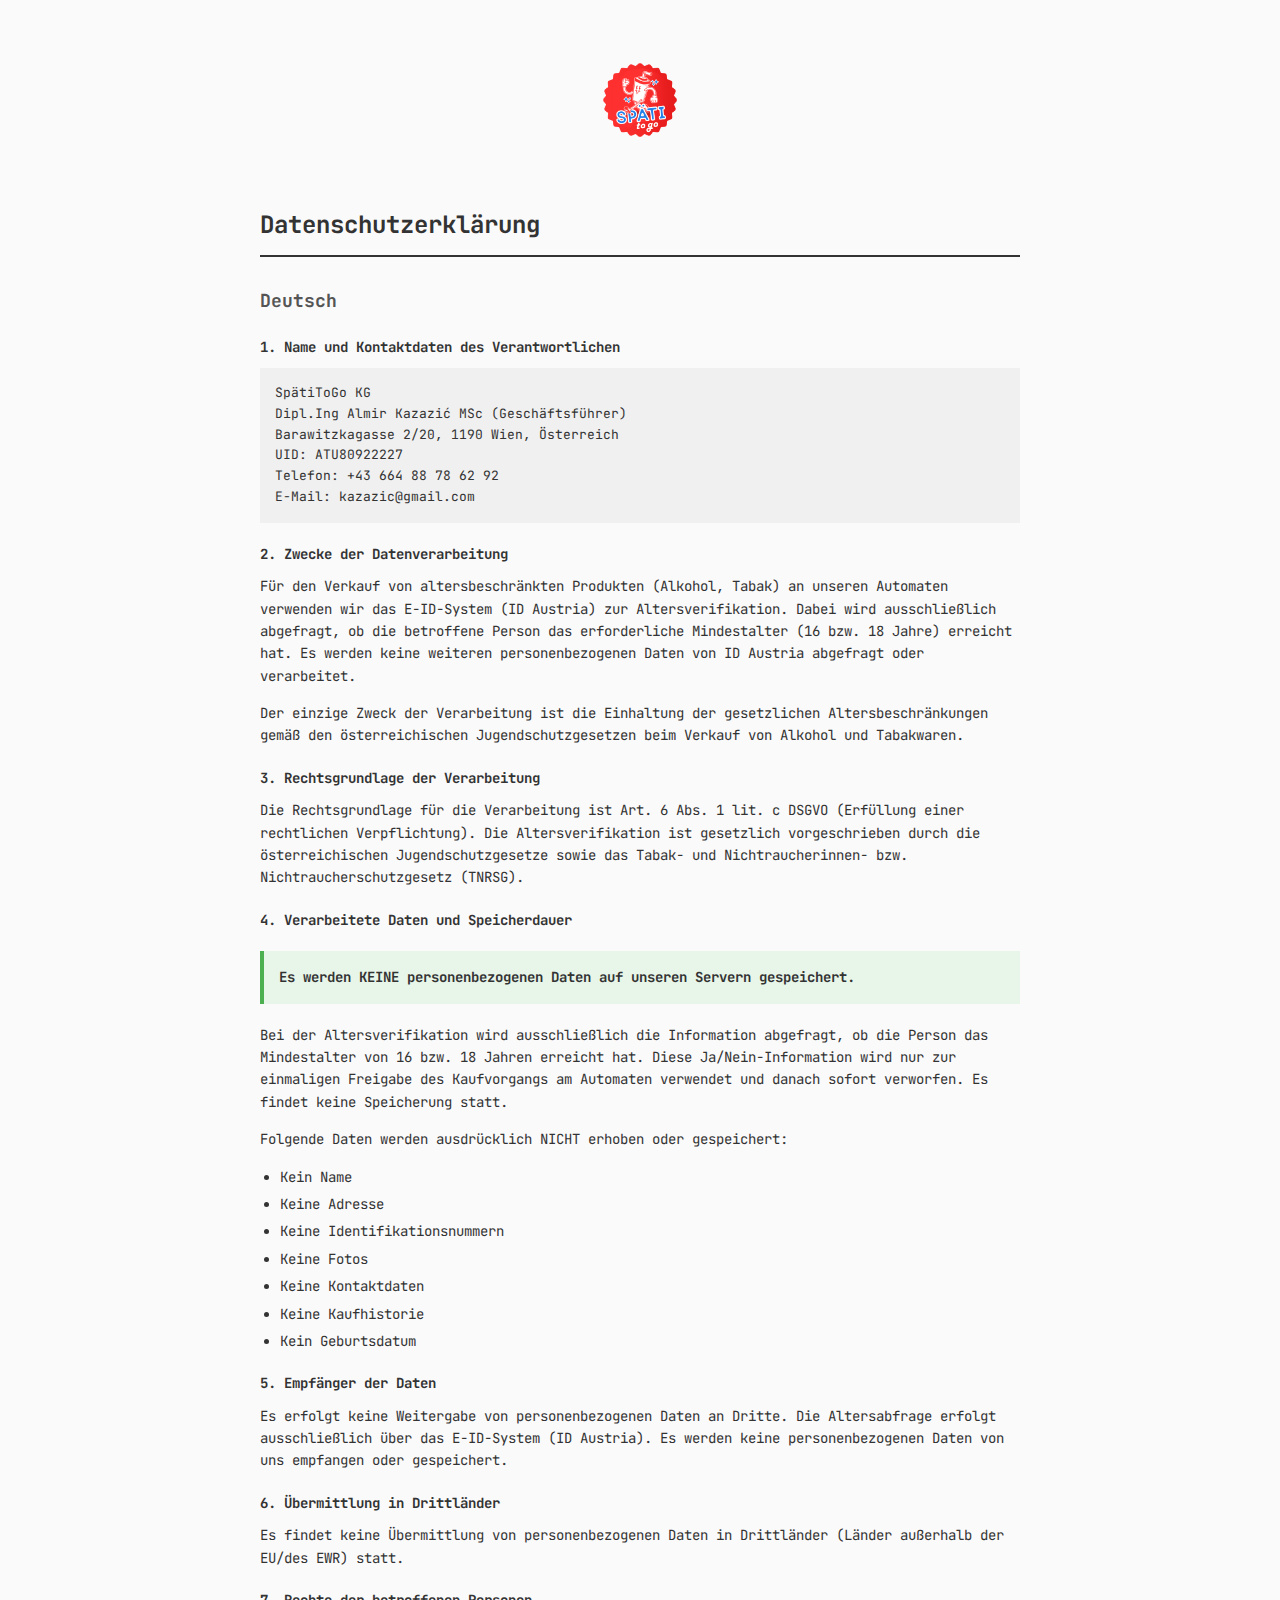
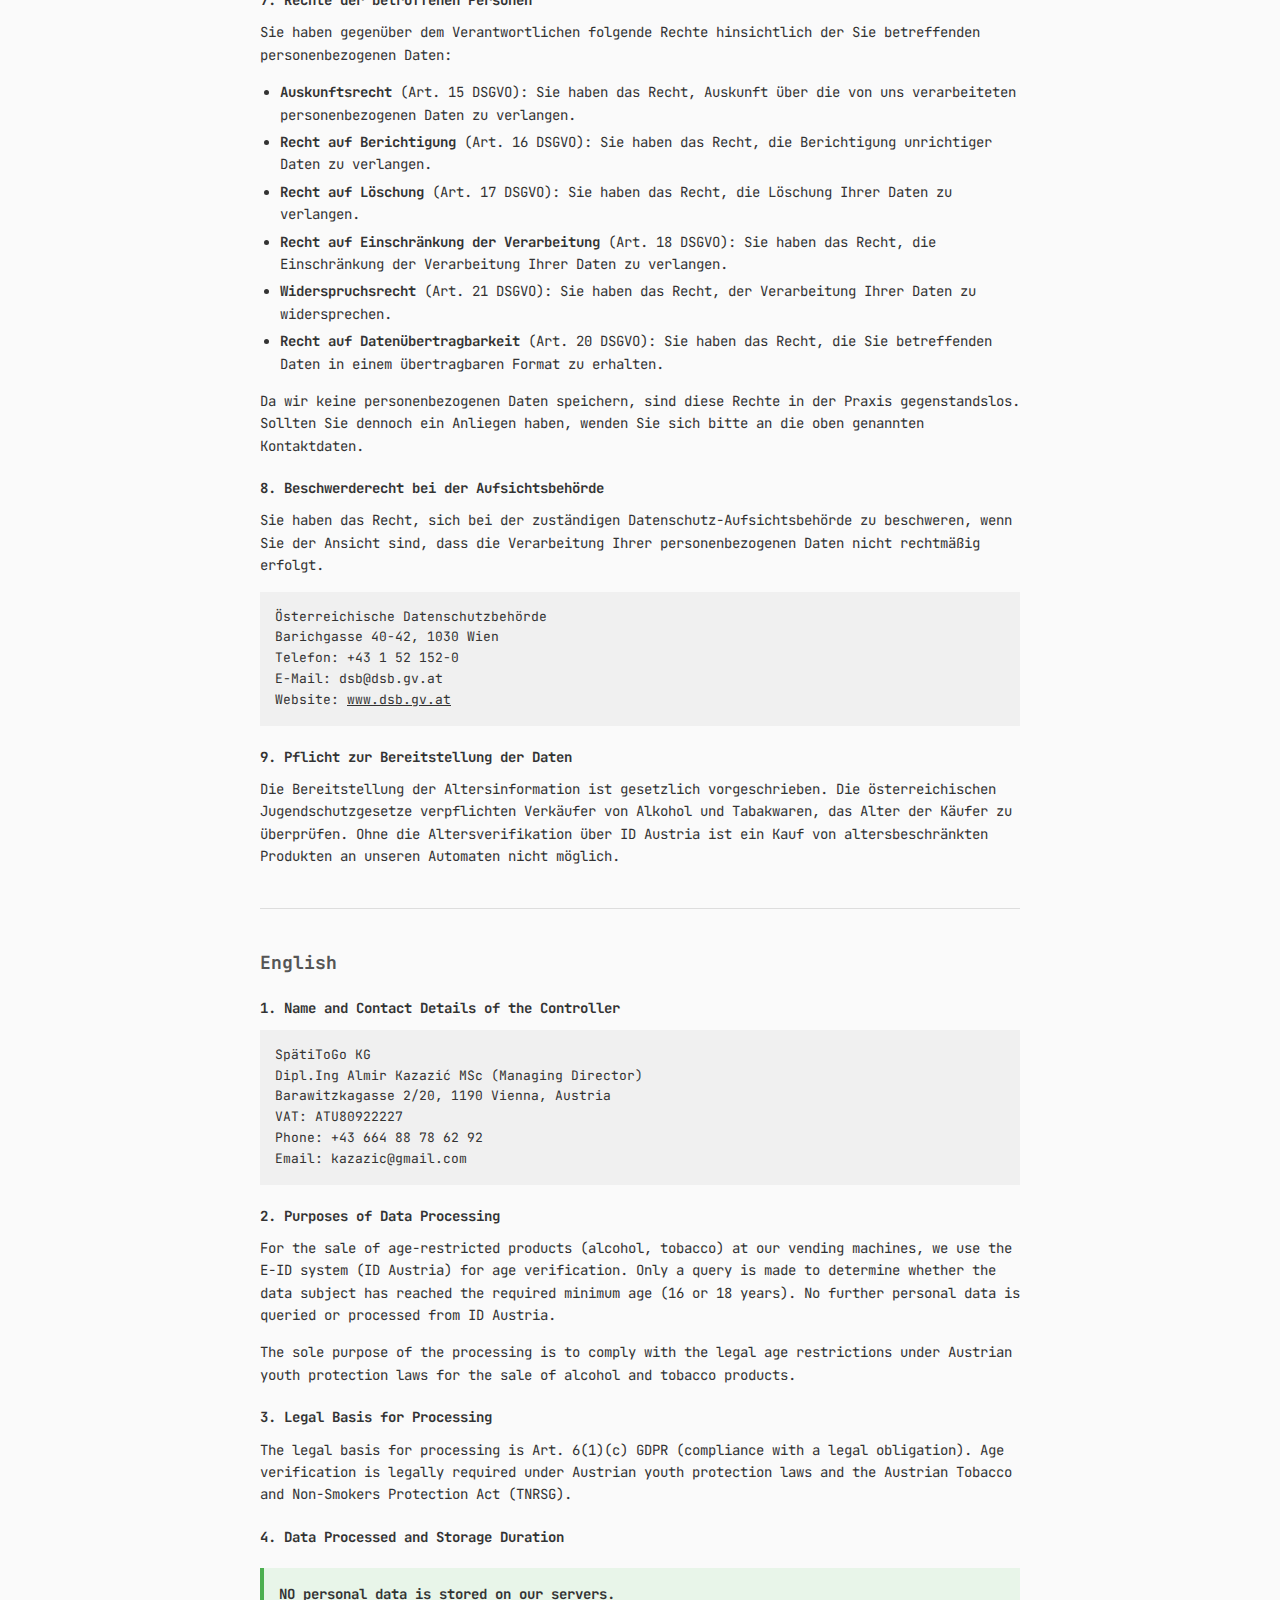
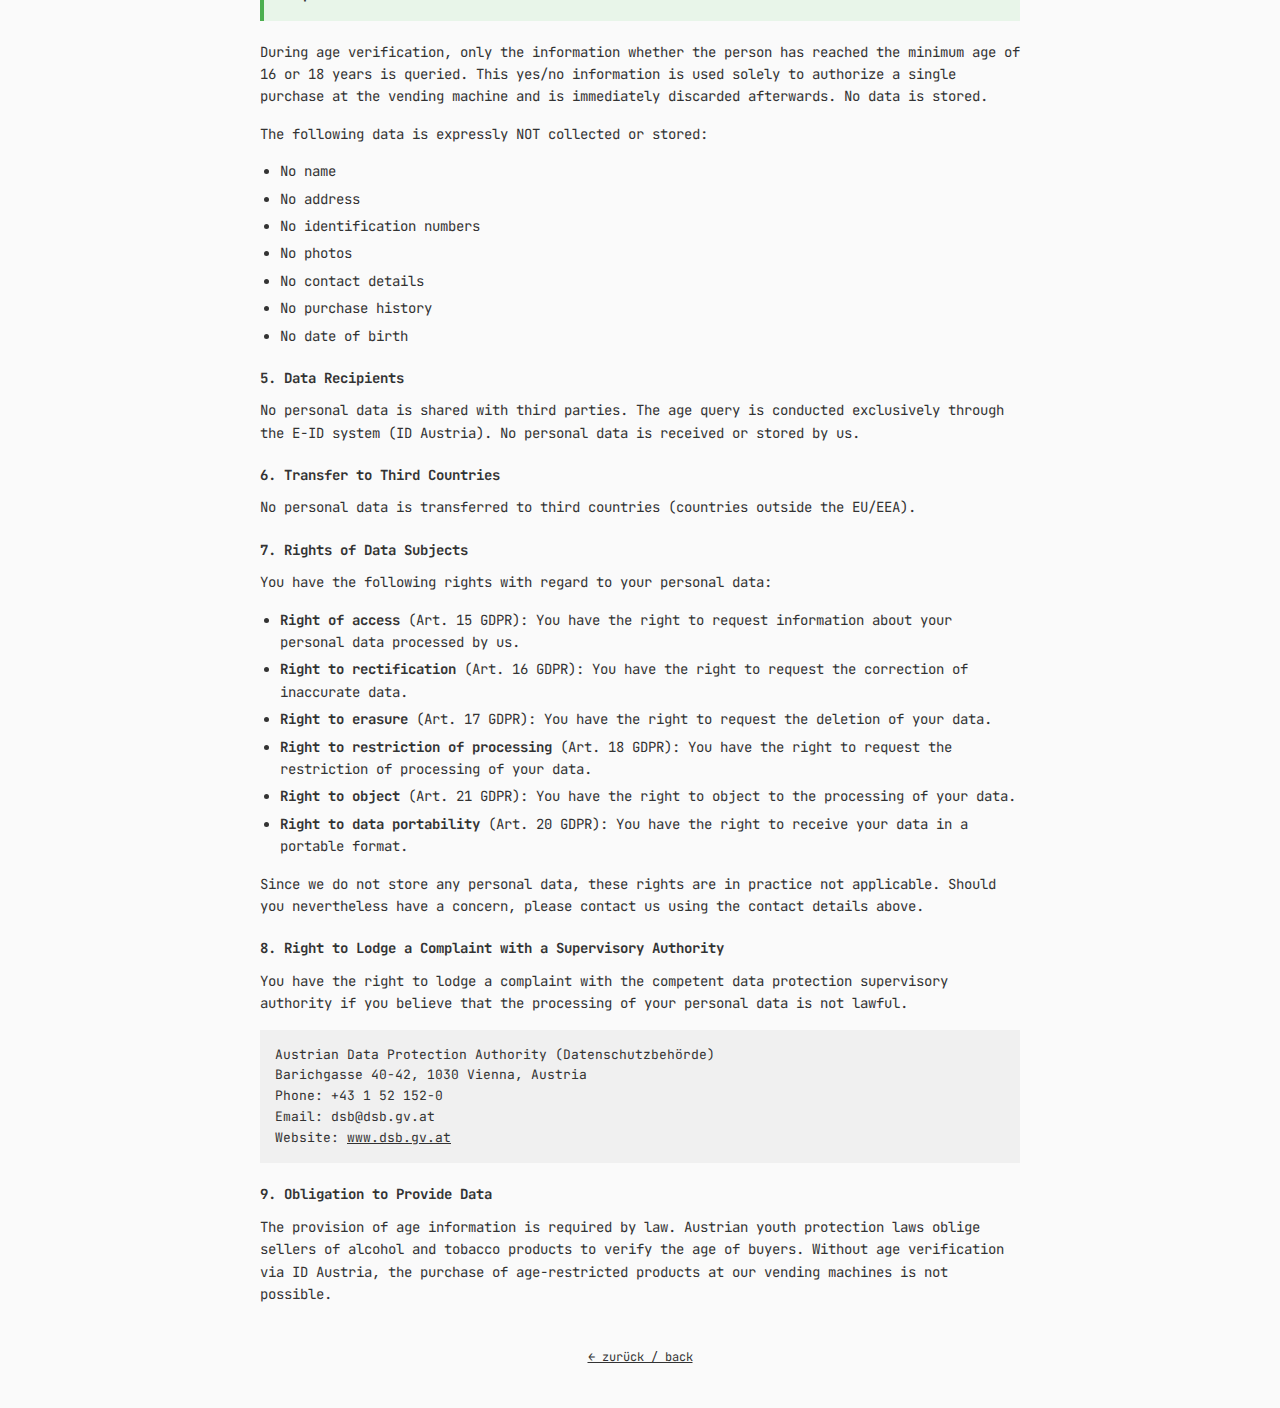
<file: datenschutz.html>
<!DOCTYPE html>
<html lang="de">
<head>
  <meta charset="UTF-8">
  <meta name="viewport" content="width=device-width, initial-scale=1.0">
  <title>Datenschutz - SpätiToGo</title>
  <link rel="shortcut icon" href="assets/images/s2g-logo-badge-250312-128x128.png" type="image/x-icon">
  <link rel="preconnect" href="https://fonts.googleapis.com">
  <link rel="preconnect" href="https://fonts.gstatic.com" crossorigin>
  <link href="https://fonts.googleapis.com/css2?family=JetBrains+Mono:wght@400;700&display=swap" rel="stylesheet">
  <style>
    * {
      margin: 0;
      padding: 0;
      box-sizing: border-box;
    }
    body {
      font-family: 'JetBrains Mono', monospace;
      font-size: 14px;
      line-height: 1.6;
      color: #333;
      background: #fafafa;
      padding: 40px 20px;
      max-width: 800px;
      margin: 0 auto;
    }
    .logo {
      text-align: center;
      margin-bottom: 40px;
    }
    .logo img {
      max-width: 120px;
    }
    h1 {
      font-size: 24px;
      font-weight: 700;
      margin-bottom: 30px;
      border-bottom: 2px solid #333;
      padding-bottom: 10px;
    }
    h2 {
      font-size: 18px;
      font-weight: 700;
      margin-top: 30px;
      margin-bottom: 15px;
      color: #555;
    }
    h3 {
      font-size: 14px;
      font-weight: 700;
      margin-top: 20px;
      margin-bottom: 10px;
    }
    p {
      margin-bottom: 15px;
    }
    ul {
      margin-left: 20px;
      margin-bottom: 15px;
    }
    li {
      margin-bottom: 5px;
    }
    .contact {
      background: #f0f0f0;
      padding: 15px;
      margin-bottom: 20px;
      font-size: 13px;
    }
    .highlight {
      background: #e8f5e9;
      padding: 15px;
      border-left: 4px solid #4caf50;
      margin: 20px 0;
    }
    hr {
      border: none;
      border-top: 1px solid #ddd;
      margin: 40px 0;
    }
    a {
      color: #333;
    }
    .back {
      margin-top: 40px;
      text-align: center;
    }
    .back a {
      font-size: 12px;
    }
  </style>
</head>
<body>

<div class="logo">
  <a href="index.html">
    <img src="assets/images/s2g-logo-badge-250312-centerd-smaller-816x816.png" alt="SpätiToGo">
  </a>
</div>

<h1>Datenschutzerklärung</h1>

<h2>Deutsch</h2>

<h3>1. Name und Kontaktdaten des Verantwortlichen</h3>
<div class="contact">
SpätiToGo KG<br>
Dipl.Ing Almir Kazazić MSc (Geschäftsführer)<br>
Barawitzkagasse 2/20, 1190 Wien, Österreich<br>
UID: ATU80922227<br>
Telefon: +43 664 88 78 62 92<br>
E-Mail: kazazic@gmail.com
</div>

<h3>2. Zwecke der Datenverarbeitung</h3>
<p>Für den Verkauf von altersbeschränkten Produkten (Alkohol, Tabak) an unseren Automaten verwenden wir das E-ID-System (ID Austria) zur Altersverifikation. Dabei wird ausschließlich abgefragt, ob die betroffene Person das erforderliche Mindestalter (16 bzw. 18 Jahre) erreicht hat. Es werden keine weiteren personenbezogenen Daten von ID Austria abgefragt oder verarbeitet.</p>

<p>Der einzige Zweck der Verarbeitung ist die Einhaltung der gesetzlichen Altersbeschränkungen gemäß den österreichischen Jugendschutzgesetzen beim Verkauf von Alkohol und Tabakwaren.</p>

<h3>3. Rechtsgrundlage der Verarbeitung</h3>
<p>Die Rechtsgrundlage für die Verarbeitung ist Art. 6 Abs. 1 lit. c DSGVO (Erfüllung einer rechtlichen Verpflichtung). Die Altersverifikation ist gesetzlich vorgeschrieben durch die österreichischen Jugendschutzgesetze sowie das Tabak- und Nichtraucherinnen- bzw. Nichtraucherschutzgesetz (TNRSG).</p>

<h3>4. Verarbeitete Daten und Speicherdauer</h3>

<div class="highlight">
<strong>Es werden KEINE personenbezogenen Daten auf unseren Servern gespeichert.</strong>
</div>

<p>Bei der Altersverifikation wird ausschließlich die Information abgefragt, ob die Person das Mindestalter von 16 bzw. 18 Jahren erreicht hat. Diese Ja/Nein-Information wird nur zur einmaligen Freigabe des Kaufvorgangs am Automaten verwendet und danach sofort verworfen. Es findet keine Speicherung statt.</p>

<p>Folgende Daten werden ausdrücklich NICHT erhoben oder gespeichert:</p>
<ul>
<li>Kein Name</li>
<li>Keine Adresse</li>
<li>Keine Identifikationsnummern</li>
<li>Keine Fotos</li>
<li>Keine Kontaktdaten</li>
<li>Keine Kaufhistorie</li>
<li>Kein Geburtsdatum</li>
</ul>

<h3>5. Empfänger der Daten</h3>
<p>Es erfolgt keine Weitergabe von personenbezogenen Daten an Dritte. Die Altersabfrage erfolgt ausschließlich über das E-ID-System (ID Austria). Es werden keine personenbezogenen Daten von uns empfangen oder gespeichert.</p>

<h3>6. Übermittlung in Drittländer</h3>
<p>Es findet keine Übermittlung von personenbezogenen Daten in Drittländer (Länder außerhalb der EU/des EWR) statt.</p>

<h3>7. Rechte der betroffenen Personen</h3>
<p>Sie haben gegenüber dem Verantwortlichen folgende Rechte hinsichtlich der Sie betreffenden personenbezogenen Daten:</p>
<ul>
<li><strong>Auskunftsrecht</strong> (Art. 15 DSGVO): Sie haben das Recht, Auskunft über die von uns verarbeiteten personenbezogenen Daten zu verlangen.</li>
<li><strong>Recht auf Berichtigung</strong> (Art. 16 DSGVO): Sie haben das Recht, die Berichtigung unrichtiger Daten zu verlangen.</li>
<li><strong>Recht auf Löschung</strong> (Art. 17 DSGVO): Sie haben das Recht, die Löschung Ihrer Daten zu verlangen.</li>
<li><strong>Recht auf Einschränkung der Verarbeitung</strong> (Art. 18 DSGVO): Sie haben das Recht, die Einschränkung der Verarbeitung Ihrer Daten zu verlangen.</li>
<li><strong>Widerspruchsrecht</strong> (Art. 21 DSGVO): Sie haben das Recht, der Verarbeitung Ihrer Daten zu widersprechen.</li>
<li><strong>Recht auf Datenübertragbarkeit</strong> (Art. 20 DSGVO): Sie haben das Recht, die Sie betreffenden Daten in einem übertragbaren Format zu erhalten.</li>
</ul>
<p>Da wir keine personenbezogenen Daten speichern, sind diese Rechte in der Praxis gegenstandslos. Sollten Sie dennoch ein Anliegen haben, wenden Sie sich bitte an die oben genannten Kontaktdaten.</p>

<h3>8. Beschwerderecht bei der Aufsichtsbehörde</h3>
<p>Sie haben das Recht, sich bei der zuständigen Datenschutz-Aufsichtsbehörde zu beschweren, wenn Sie der Ansicht sind, dass die Verarbeitung Ihrer personenbezogenen Daten nicht rechtmäßig erfolgt.</p>
<div class="contact">
Österreichische Datenschutzbehörde<br>
Barichgasse 40-42, 1030 Wien<br>
Telefon: +43 1 52 152-0<br>
E-Mail: dsb@dsb.gv.at<br>
Website: <a href="https://www.dsb.gv.at" target="_blank">www.dsb.gv.at</a>
</div>

<h3>9. Pflicht zur Bereitstellung der Daten</h3>
<p>Die Bereitstellung der Altersinformation ist gesetzlich vorgeschrieben. Die österreichischen Jugendschutzgesetze verpflichten Verkäufer von Alkohol und Tabakwaren, das Alter der Käufer zu überprüfen. Ohne die Altersverifikation über ID Austria ist ein Kauf von altersbeschränkten Produkten an unseren Automaten nicht möglich.</p>

<hr>

<h2>English</h2>

<h3>1. Name and Contact Details of the Controller</h3>
<div class="contact">
SpätiToGo KG<br>
Dipl.Ing Almir Kazazić MSc (Managing Director)<br>
Barawitzkagasse 2/20, 1190 Vienna, Austria<br>
VAT: ATU80922227<br>
Phone: +43 664 88 78 62 92<br>
Email: kazazic@gmail.com
</div>

<h3>2. Purposes of Data Processing</h3>
<p>For the sale of age-restricted products (alcohol, tobacco) at our vending machines, we use the E-ID system (ID Austria) for age verification. Only a query is made to determine whether the data subject has reached the required minimum age (16 or 18 years). No further personal data is queried or processed from ID Austria.</p>

<p>The sole purpose of the processing is to comply with the legal age restrictions under Austrian youth protection laws for the sale of alcohol and tobacco products.</p>

<h3>3. Legal Basis for Processing</h3>
<p>The legal basis for processing is Art. 6(1)(c) GDPR (compliance with a legal obligation). Age verification is legally required under Austrian youth protection laws and the Austrian Tobacco and Non-Smokers Protection Act (TNRSG).</p>

<h3>4. Data Processed and Storage Duration</h3>

<div class="highlight">
<strong>NO personal data is stored on our servers.</strong>
</div>

<p>During age verification, only the information whether the person has reached the minimum age of 16 or 18 years is queried. This yes/no information is used solely to authorize a single purchase at the vending machine and is immediately discarded afterwards. No data is stored.</p>

<p>The following data is expressly NOT collected or stored:</p>
<ul>
<li>No name</li>
<li>No address</li>
<li>No identification numbers</li>
<li>No photos</li>
<li>No contact details</li>
<li>No purchase history</li>
<li>No date of birth</li>
</ul>

<h3>5. Data Recipients</h3>
<p>No personal data is shared with third parties. The age query is conducted exclusively through the E-ID system (ID Austria). No personal data is received or stored by us.</p>

<h3>6. Transfer to Third Countries</h3>
<p>No personal data is transferred to third countries (countries outside the EU/EEA).</p>

<h3>7. Rights of Data Subjects</h3>
<p>You have the following rights with regard to your personal data:</p>
<ul>
<li><strong>Right of access</strong> (Art. 15 GDPR): You have the right to request information about your personal data processed by us.</li>
<li><strong>Right to rectification</strong> (Art. 16 GDPR): You have the right to request the correction of inaccurate data.</li>
<li><strong>Right to erasure</strong> (Art. 17 GDPR): You have the right to request the deletion of your data.</li>
<li><strong>Right to restriction of processing</strong> (Art. 18 GDPR): You have the right to request the restriction of processing of your data.</li>
<li><strong>Right to object</strong> (Art. 21 GDPR): You have the right to object to the processing of your data.</li>
<li><strong>Right to data portability</strong> (Art. 20 GDPR): You have the right to receive your data in a portable format.</li>
</ul>
<p>Since we do not store any personal data, these rights are in practice not applicable. Should you nevertheless have a concern, please contact us using the contact details above.</p>

<h3>8. Right to Lodge a Complaint with a Supervisory Authority</h3>
<p>You have the right to lodge a complaint with the competent data protection supervisory authority if you believe that the processing of your personal data is not lawful.</p>
<div class="contact">
Austrian Data Protection Authority (Datenschutzbehörde)<br>
Barichgasse 40-42, 1030 Vienna, Austria<br>
Phone: +43 1 52 152-0<br>
Email: dsb@dsb.gv.at<br>
Website: <a href="https://www.dsb.gv.at" target="_blank">www.dsb.gv.at</a>
</div>

<h3>9. Obligation to Provide Data</h3>
<p>The provision of age information is required by law. Austrian youth protection laws oblige sellers of alcohol and tobacco products to verify the age of buyers. Without age verification via ID Austria, the purchase of age-restricted products at our vending machines is not possible.</p>

<div class="back">
  <a href="index.html">← zurück / back</a>
</div>

</body>
</html>
</file>
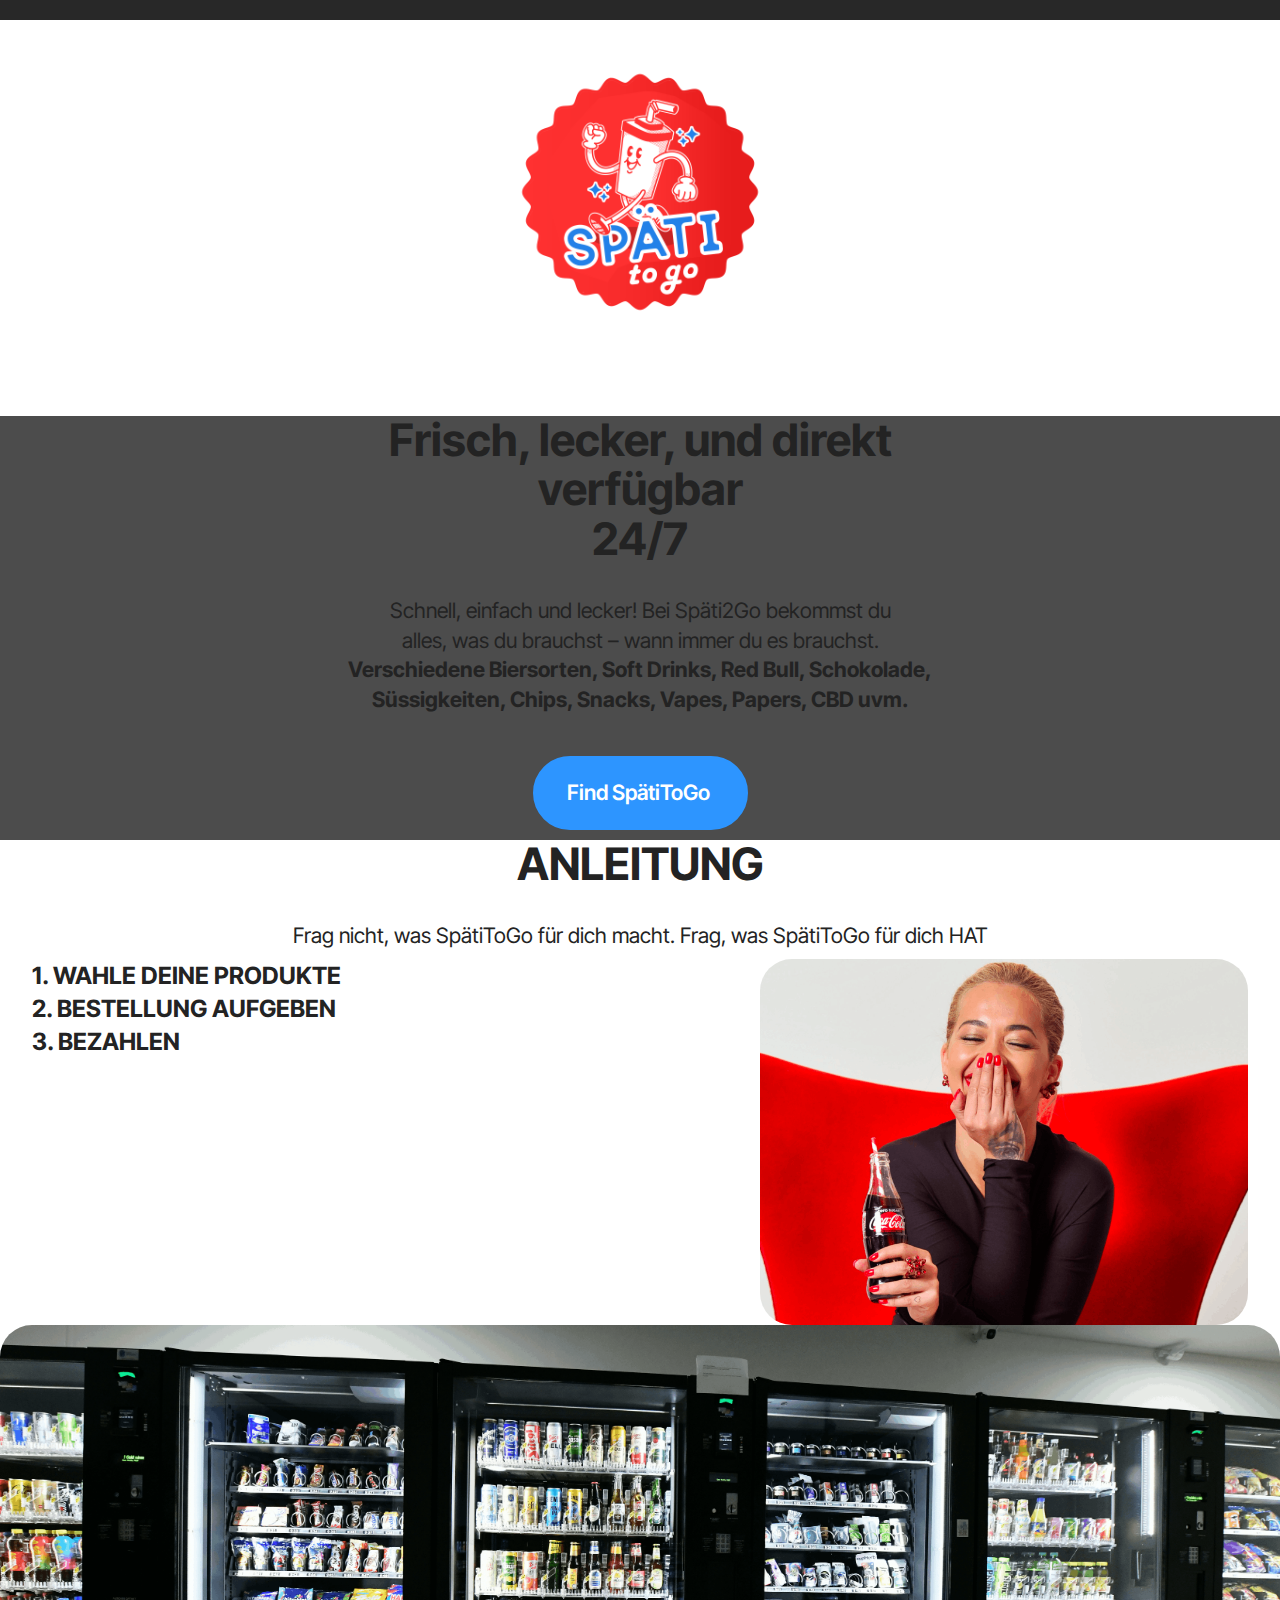
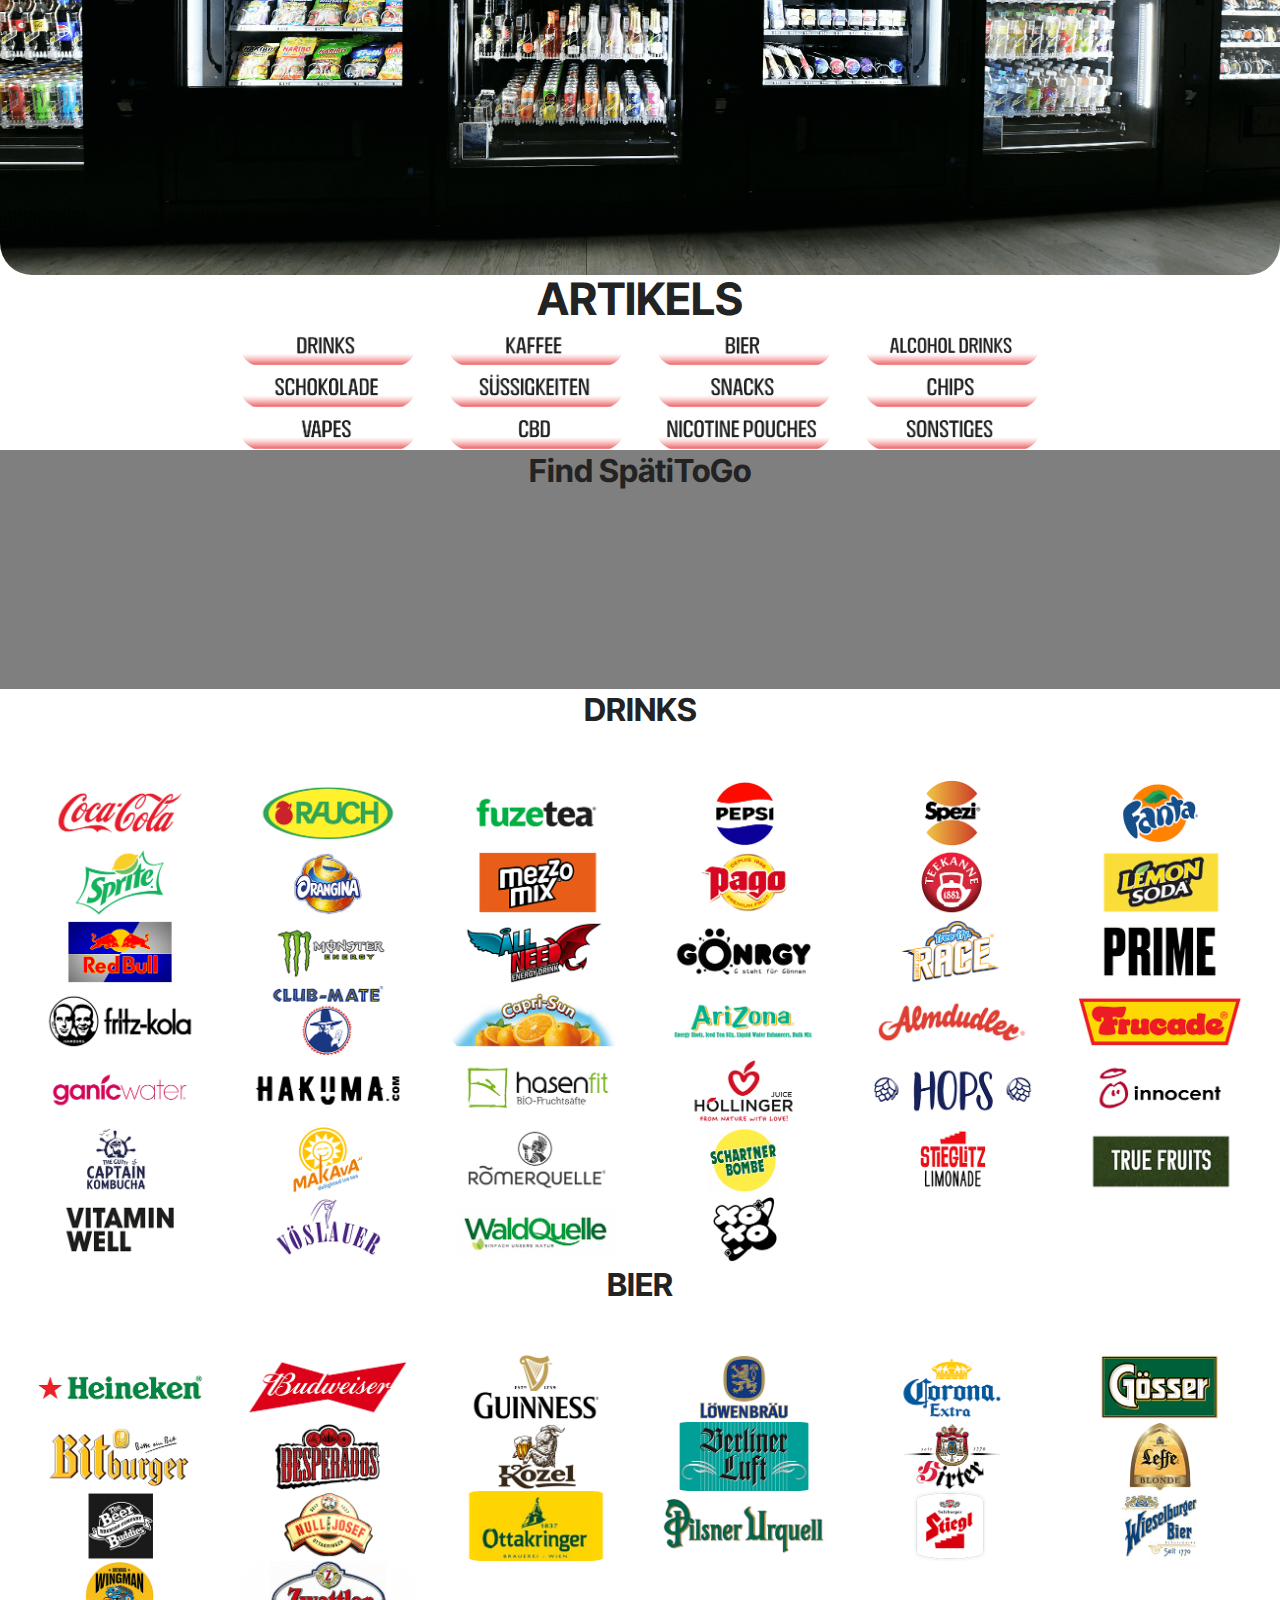
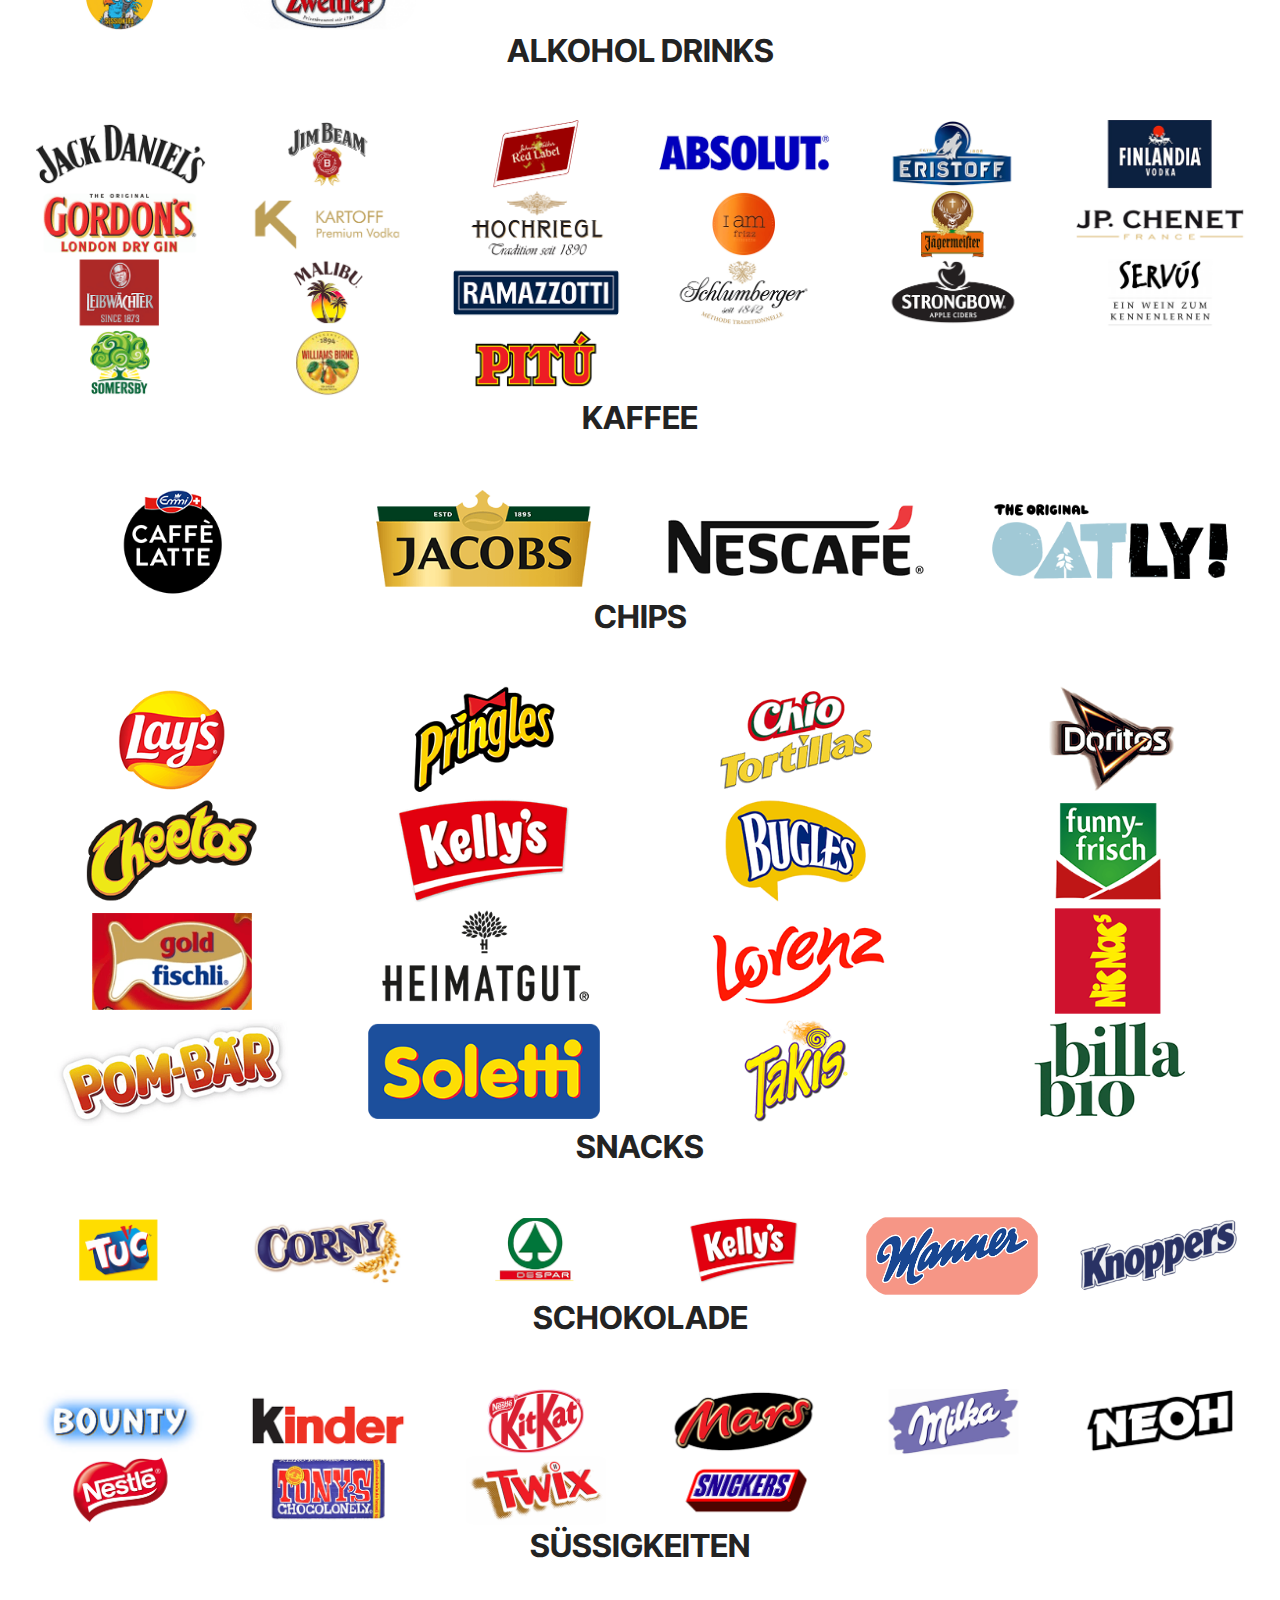
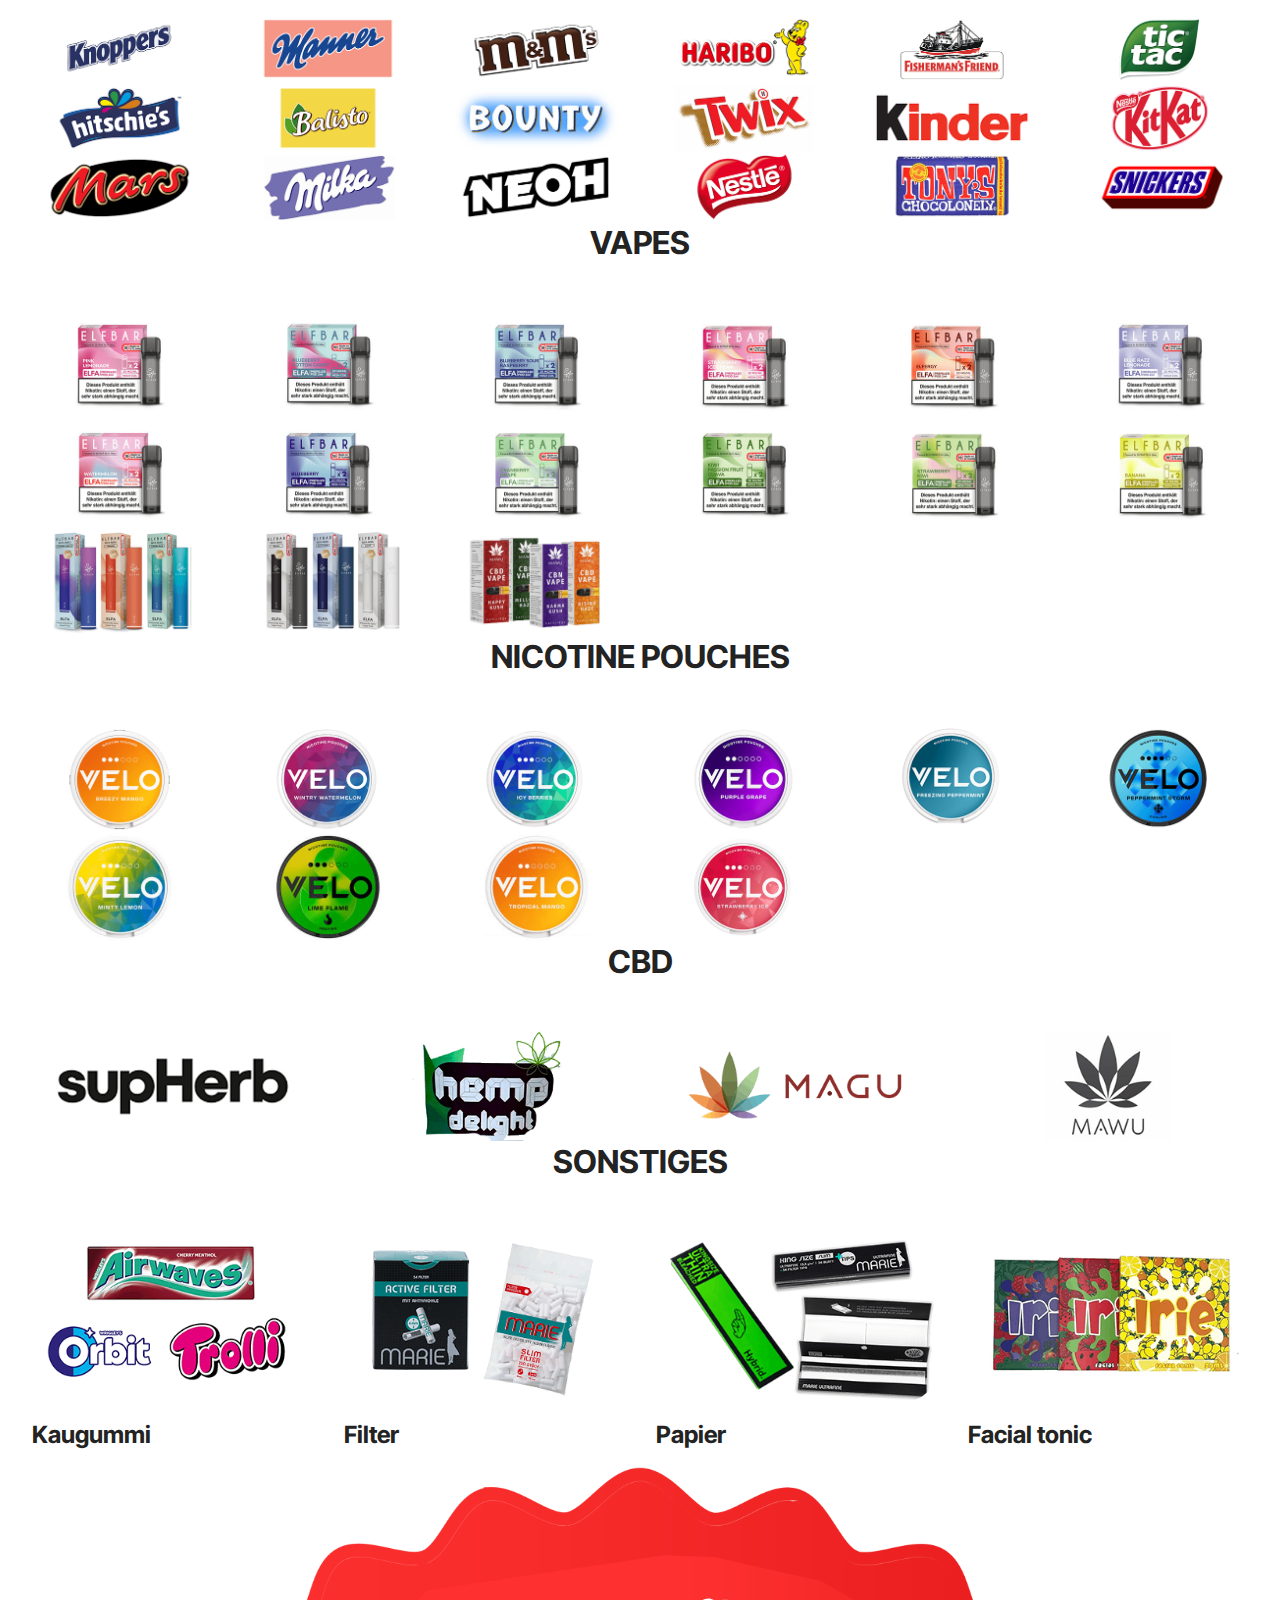
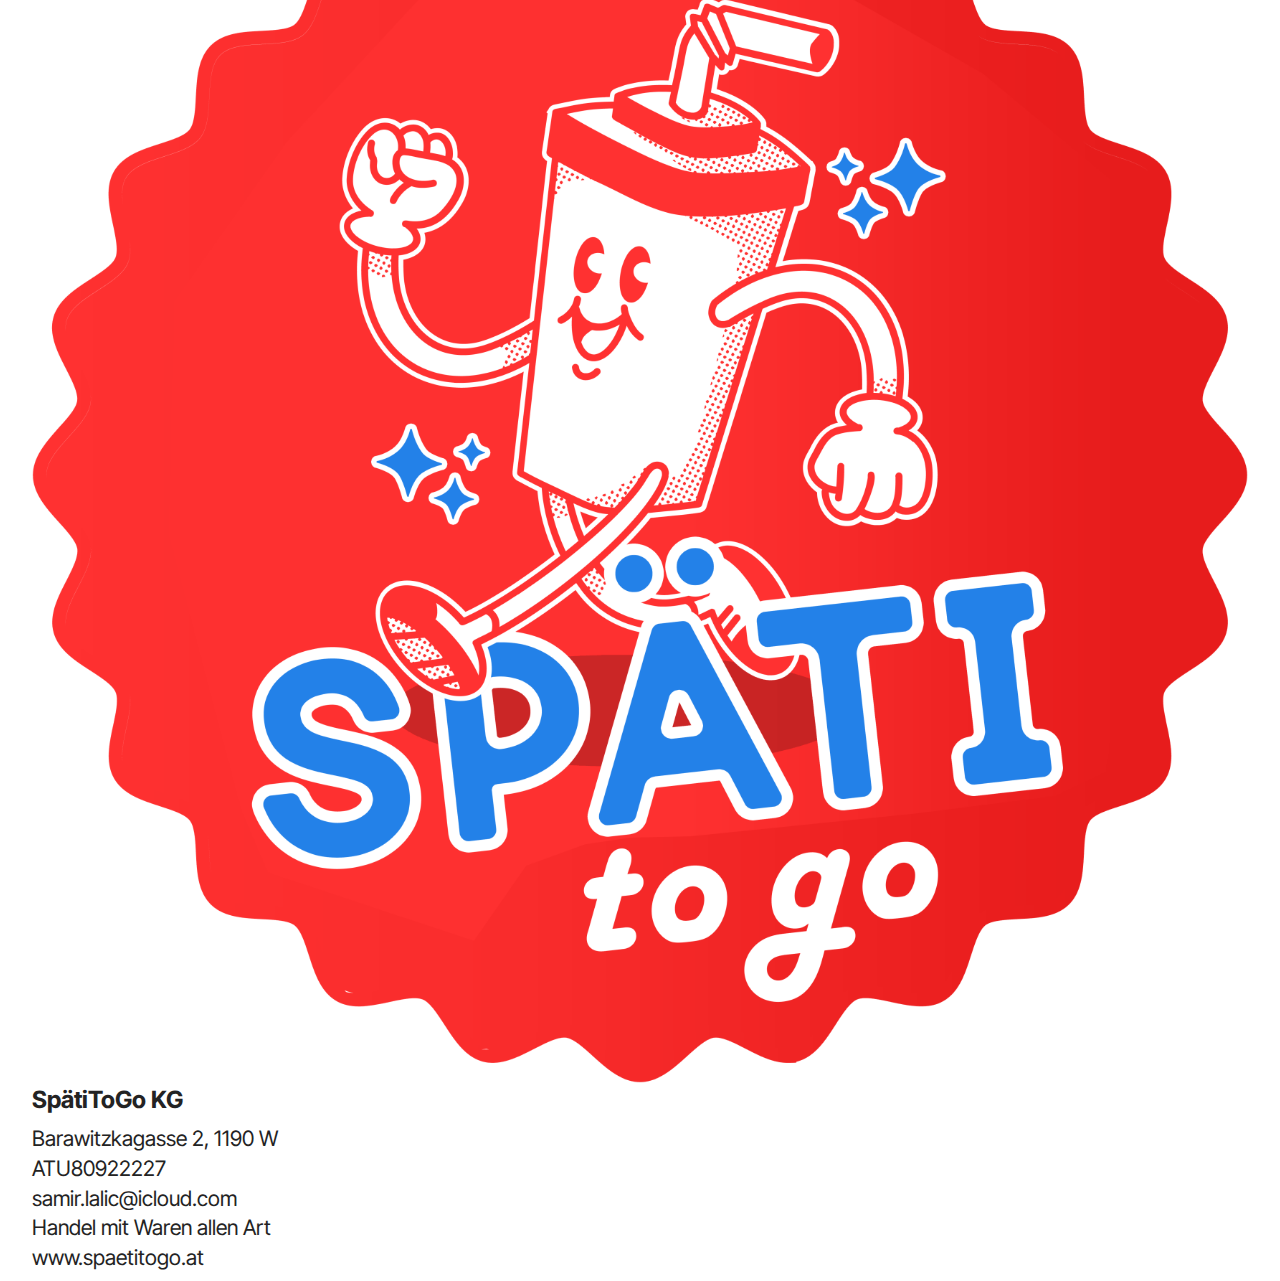
<file: page1.html>
<!DOCTYPE html>
<html  >
<head>
  
  <meta charset="UTF-8">
  <meta http-equiv="X-UA-Compatible" content="IE=edge">
  
  <meta name="viewport" content="width=device-width, initial-scale=1, minimum-scale=1">
  <link rel="shortcut icon" href="assets/images/s2g-logo-badge-250312-128x128.png" type="image/x-icon">
  <meta name="description" content="">
  
  
  <title>Spaetihome18</title>
  <link rel="stylesheet" href="assets/bootstrap/css/bootstrap.min.css">
  <link rel="stylesheet" href="assets/bootstrap/css/bootstrap-grid.min.css">
  <link rel="stylesheet" href="assets/bootstrap/css/bootstrap-reboot.min.css">
  <link rel="stylesheet" href="assets/parallax/jarallax.css">
  <link rel="stylesheet" href="assets/popup-overlay-plugin/style.css">
  <link rel="stylesheet" href="assets/dropdown/css/style.css">
  <link rel="stylesheet" href="assets/theme/css/style.css">
  <link rel="stylesheet" href="assets/recaptcha.css">
  <link rel="preload" href="https://fonts.googleapis.com/css?family=Inter+Tight:100,200,300,400,500,600,700,800,900,100i,200i,300i,400i,500i,600i,700i,800i,900i&display=swap" as="style" onload="this.onload=null;this.rel='stylesheet'">
  <noscript><link rel="stylesheet" href="https://fonts.googleapis.com/css?family=Inter+Tight:100,200,300,400,500,600,700,800,900,100i,200i,300i,400i,500i,600i,700i,800i,900i&display=swap"></noscript>
  <link rel="preload" as="style" href="assets/mobirise/css/mbr-additional.css?v=XlbcFE"><link rel="stylesheet" href="assets/mobirise/css/mbr-additional.css?v=XlbcFE" type="text/css">

  
  
  

<meta name="theme-color" content="#edefeb">
<link rel="manifest" href="manifest.json">
<script src="sw-connect.js"></script>
<meta name="apple-mobile-web-app-capable" content="yes">
<link rel="apple-touch-startup-image" media="(device-width: 320px) and (device-height: 568px) and (-webkit-device-pixel-ratio: 2) and (orientation: portrait)" href="assets/images/apple-launch-640x1136.png">
<link rel="apple-touch-startup-image" media="(device-width: 375px) and (device-height: 667px) and (-webkit-device-pixel-ratio: 2) and (orientation: portrait)" href="assets/images/apple-launch-750x1334.png">
<link rel="apple-touch-startup-image" media="(device-width: 414px) and (device-height: 736px) and (-webkit-device-pixel-ratio: 3) and (orientation: portrait)" href="assets/images/apple-launch-1242x2208.png">
<link rel="apple-touch-startup-image" media="(device-width: 375px) and (device-height: 812px) and (-webkit-device-pixel-ratio: 3) and (orientation: portrait)" href="assets/images/apple-launch-1125x2436.png">
<link rel="apple-touch-startup-image" media="(device-width: 768px) and (device-height: 1024px) and (-webkit-device-pixel-ratio: 2) and (orientation: portrait)" href="assets/images/apple-launch-1536x2048.png">
<link rel="apple-touch-startup-image" media="(device-width: 834px) and (device-height: 1112px) and (-webkit-device-pixel-ratio: 2) and (orientation: portrait)" href="assets/images/apple-launch-1668x2224.png">
<link rel="apple-touch-startup-image" media="(device-width: 1024px) and (device-height: 1366px) and (-webkit-device-pixel-ratio: 2) and (orientation: portrait)" href="assets/images/apple-launch-2048x2732.png">
<meta name="apple-mobile-web-app-status-bar-style" content="default">
<meta name="apple-mobile-web-app-title" content="undefined">
<link rel="apple-touch-icon" href="apple-touch-icon.png"></head>
<body>
  
  <section data-bs-version="5.1" class="menu cid-uIsntSdE1V" once="menu" id="menu1-1l">

    

    <nav class="navbar navbar-dropdown navbar-fixed-top collapsed">
        <div class="navbar-brand">
            
            
        </div>
        <button class="navbar-toggler" type="button" data-toggle="collapse" data-bs-toggle="collapse" data-target="#navbarSupportedContent" data-bs-target="#navbarSupportedContent" aria-controls="navbarNavAltMarkup" aria-expanded="false" aria-label="Toggle navigation">
            <div class="hamburger">
                <span></span>
                <span></span>
                <span></span>
                <span></span>
            </div>
        </button>
      <div class="collapse navbar-collapse" id="navbarSupportedContent">
            <ul class="navbar-nav nav-dropdown nav-right navbar-nav-top-padding" data-app-modern-menu="true"><li class="nav-item">
                    <a class="nav-link link text-white text-primary display-4" href="index.html">Home</a>
                </li>
                <li class="nav-item">
                    <a class="nav-link link text-white text-primary display-4" href="index.html#article11-4">Anleitung</a>
                </li>
                <li class="nav-item">
                    <a class="nav-link link text-white text-primary display-4" href="index.html#map01-e">Location</a>
                </li><li class="nav-item"><a class="nav-link link text-white text-primary display-4" href="index.html#features013-u">DRINKS</a></li><li class="nav-item"><a class="nav-link link text-white text-primary display-4" href="index.html#features013-10">KAFFEE</a></li><li class="nav-item"><a class="nav-link link text-white text-primary display-4" href="#" data-toggle="modal" data-bs-toggle="modal" data-target="#mbr-popup-2l" data-bs-target="#mbr-popup-2l">BIER</a></li><li class="nav-item"><a class="nav-link link text-white text-primary display-4" href="#" data-toggle="modal" data-bs-toggle="modal" data-target="#mbr-popup-2l" data-bs-target="#mbr-popup-2l">ALKOHOL DRINKS</a></li><li class="nav-item"><a class="nav-link link text-white text-primary display-4" href="index.html#features013-16">SCHOKOLADE</a></li><li class="nav-item"><a class="nav-link link text-white text-primary display-4" href="index.html#features013-18">SÜSSIGKEITEN</a></li><li class="nav-item"><a class="nav-link link text-white text-primary display-4" href="index.html#features013-1j">SNACKS</a></li><li class="nav-item"><a class="nav-link link text-white text-primary display-4" href="index.html#features013-11">CHIPS</a></li><li class="nav-item"><a class="nav-link link text-white text-primary display-4" href="#" data-toggle="modal" data-bs-toggle="modal" data-target="#mbr-popup-2l" data-bs-target="#mbr-popup-2l">VAPES</a></li><li class="nav-item"><a class="nav-link link text-white text-primary display-4" href="#" data-toggle="modal" data-bs-toggle="modal" data-target="#mbr-popup-2l" data-bs-target="#mbr-popup-2l">CBD</a></li><li class="nav-item"><a class="nav-link link text-white text-primary display-4" href="#" data-toggle="modal" data-bs-toggle="modal" data-target="#mbr-popup-2l" data-bs-target="#mbr-popup-2l">NICOTINE POUCHES</a></li><li class="nav-item"><a class="nav-link link text-white text-primary display-4" href="index.html#features013-1g">SONSTIGES<br></a></li><li class="nav-item"><a class="nav-link link text-white text-primary display-4" href="index.html#footer01-1h">Kontakt</a></li></ul>
            
      </div>
    </nav>
</section>

<section data-bs-version="5.1" class="header12 cid-uIsntTudyJ" id="header12-1m">
  
  

  <div class="text-center container">
    <div class="row mb-4 justify-content-center">
      <div class="col-12 col-md-4">
        <img class="w-100 lazyload" src="[data-uri]" alt="SpaetiToGo" loading="lazy" data-src="assets/images/s2g-logo-badge-250312-centerd-smaller-816x816.png">
      </div>
    </div>
    <div class="row justify-content-center">
      <div class="col-md-12 content-head">
        
        
        
      </div>
    </div>
  </div>
</section>

<section data-bs-version="5.1" class="header14 cid-uIsntUgCFi" id="header14-1n">
	

	
	<div class="mbr-overlay" style="opacity: 0.7; background-color: rgb(0, 0, 0);"></div>
	<div class="container">
		<div class="row justify-content-center">
			<div class="card col-12 col-md-12 col-lg-8">
				<div class="card-wrapper">
					<div class="card-box align-center">
						<h1 class="card-title mbr-fonts-style mb-4 display-1"><strong>Frisch, lecker, und direkt
</strong><div><strong>verfügbar<br>24/7</strong></div></h1>
						<p class="mbr-text mbr-fonts-style mb-4 display-7">Schnell, einfach und lecker! Bei Späti2Go bekommst du
<br>alles, was du brauchst – wann immer du es brauchst.<br><strong>Verschiedene Biersorten, Soft Drinks, Red Bull, Schokolade,
<br>Süssigkeiten, Chips, Snacks, Vapes, Papers, CBD uvm.</strong><br></p>
						<div class="mbr-section-btn mt-4"><a class="btn btn-warning display-7" href="index.html#map01-e">Find&nbsp;SpätiToGo&nbsp;</a></div>
					</div>
				</div>
			</div>
		</div>
	</div>
</section>

<section data-bs-version="5.1" class="article11 cid-uIsntV1GXI" id="article11-1o">
    

    
    
    <div class="container">
        <div class="row justify-content-center">
            <div class="title col-md-12 col-lg-12">
                <h3 class="mbr-section-title mbr-fonts-style align-center mt-0 mb-0 display-1">
                <strong>ANLEITUNG</strong></h3>
                <h4 class="mbr-section-subtitle align-center mbr-fonts-style mt-4 display-7">Frag nicht, was SpätiToGo für dich macht. Frag, was SpätiToGo für dich HAT</h4>
                
            </div>
        </div>
    </div>
</section>

<section data-bs-version="5.1" class="features027 cid-uIsntVFrG3" id="features027-1p">
	

	
	

	<div class="container">
		


		<div class="row justify-content-center  blockContent">
			<div class="col-12 col-lg">
				
				<div class="item features-without-image col-12 col-md-12 col-lg-12 active">
					<div class="item-wrapper">
						<div class="item-content">
							
							
							<p class="card-text mbr-fonts-style mt-0 mb-0 display-5"><strong>1. WAHLE DEINE PRODUKTE</strong></p>
							
						</div>

					</div>
				</div>
				<div class="item features-without-image col-12 col-md-12 col-lg-12">
					<div class="item-wrapper">
						<div class="item-content">
							
							
							<p class="card-text mbr-fonts-style mt-0 mb-0 display-5"><strong>2. BESTELLUNG AUFGEBEN</strong></p>
							
						</div>

					</div>
				</div><div class="item features-without-image col-12 col-md-12 col-lg-12">
					<div class="item-wrapper">
						<div class="item-content">
							
							
							<p class="card-text mbr-fonts-style mt-0 mb-0 display-5"><strong>3. BEZAHLEN</strong></p>
							
						</div>

					</div>
				</div>
			</div>
			<div class="col-12 col-lg-5">
				<div class="image-wrapper">
					<img class="w-100 lazyload" src="[data-uri]" alt="Spaeti" loading="lazy" data-src="assets/images/05-img-7529-sellect-cropped-816x612.png">
				</div>
			</div>

		</div>
	</div>
</section>

<section data-bs-version="5.1" class="image03 cid-uIsntWncPh" id="image04-1q">
    

    <div class="image-block m-auto">
        <img src="[data-uri]" alt="Spaeti" loading="lazy" class="lazyload" data-src="assets/images/03-img-7529-sellect-cropped-3302x1421.png">
        
    </div>
</section>

<section data-bs-version="5.1" class="article11 cid-uIsntX1FUf" id="article11-1r">
    

    
    
    <div class="container">
        <div class="row justify-content-center">
            <div class="title col-md-12 col-lg-10">
                <h3 class="mbr-section-title mbr-fonts-style align-center mt-0 mb-0 display-1">
                <strong>ARTIKELS</strong>
                </h3>
                
                
            </div>
        </div>
    </div>
</section>

<section data-bs-version="5.1" class="people5 expertm5 cid-uIsntXIXTu" id="apeople5-1s">
    
    <div class="images-container container">
        <div class="row">
            
        </div>
        <div class="row justify-content-center align-items-center">
            <div class="col-6 col-md-3 col-lg-2 card">
                <a href="index.html#features013-u"><img src="[data-uri]" alt="Drinks" loading="lazy" class="lazyload" data-src="assets/images/withbgr-test-smaller-drinks-drinks-btn-376x89.png"></a>
            </div>
            <div class="col-6 col-md-3 col-lg-2 card">
                <a href="index.html#features013-10"><img src="[data-uri]" alt="Kaffee" loading="lazy" class="lazyload" data-src="assets/images/withbgr-test-smaller-kaffee-btn-376x89.png"></a>
            </div>
            <div class="col-6 col-md-3 col-lg-2 card">
                <a href="page1.html#features013-1w"><img src="[data-uri]" alt="Bier" loading="lazy" class="lazyload" data-src="assets/images/withbgr-test-smaller-bier-btn-200x47.png"></a>
            </div>
            <div class="col-6 col-md-3 col-lg-2 card">
                <a href="index.html#features013-14"><img src="[data-uri]" alt="Alcohol drinks" loading="lazy" class="lazyload" data-src="assets/images/withbgr-test-smaller-alcohol-drinks-btn-200x47.png"></a>
            </div>
            
            
        </div>
    </div>
</section>

<section data-bs-version="5.1" class="people5 expertm5 cid-uIsntYw3tY" id="apeople5-1t">
    
    <div class="images-container container">
        <div class="row">
            
        </div>
        <div class="row justify-content-center align-items-center">
            <div class="col-6 col-md-3 col-lg-2 card">
                <a href="index.html#features013-16"><img src="[data-uri]" alt="Schokolade" loading="lazy" class="lazyload" data-src="assets/images/withbgr-test-smaller-schokolade-btn-375x89.png"></a>
            </div>
            <div class="col-6 col-md-3 col-lg-2 card">
                <a href="index.html#features013-18"><img src="[data-uri]" alt="Sussigkeiten" loading="lazy" class="lazyload" data-src="assets/images/withbgr-test-smaller-sussigkeiten-btn-376x89.png"></a>
            </div>
            <div class="col-6 col-md-3 col-lg-2 card">
                <a href="index.html#features013-1j"><img src="[data-uri]" alt="Snacks" loading="lazy" class="lazyload" data-src="assets/images/withbgr-test-smaller-snacks-btn-376x89.png"></a>
            </div>
            <div class="col-6 col-md-3 col-lg-2 card">
                <a href="index.html#features013-11"><img src="[data-uri]" alt="Chips" loading="lazy" class="lazyload" data-src="assets/images/withbgr-test-smaller-chips-btn-376x89.png"></a>
            </div>
            
            
        </div>
    </div>
</section>

<section data-bs-version="5.1" class="people5 expertm5 cid-uIsntZiGPH" id="apeople5-1u">
    
    <div class="images-container container">
        <div class="row">
            
        </div>
        <div class="row justify-content-center align-items-center">
            <div class="col-6 col-md-3 col-lg-2 card">
                <a href="index.html#features013-1a"><img src="[data-uri]" alt="Vapes" loading="lazy" class="lazyload" data-src="assets/images/withbgr-test-smaller-vapes-btn-375x89.png"></a>
            </div>
            <div class="col-6 col-md-3 col-lg-2 card">
                <a href="index.html#features013-1e"><img src="[data-uri]" alt="CBD" loading="lazy" class="lazyload" data-src="assets/images/withbgr-test-smaller-cbd-btn-376x89.png"></a>
            </div>
            <div class="col-6 col-md-3 col-lg-2 card">
                <a href="index.html#features013-1d"><img src="[data-uri]" alt="Nicotine Pouches" loading="lazy" class="lazyload" data-src="assets/images/withbgr-test-smaller-nicotinepoushess3333-btn-376x89.png"></a>
            </div>
            <div class="col-6 col-md-3 col-lg-2 card">
                <a href="index.html#features013-1g"><img src="[data-uri]" alt="Sonstiges" loading="lazy" class="lazyload" data-src="assets/images/withbgr-test-smaller-sonstiges-btn-376x89.png"></a>
            </div>
            
            
        </div>
    </div>
</section>

<section data-bs-version="5.1" class="map1 cid-uIsnu03CKT mbr-parallax-background" id="map01-1v">
	
	
	<div class="mbr-overlay" style="opacity: 0.5; background-color: rgb(0, 0, 0);"></div>
	<div class="container">
		<div class="row justify-content-center">
			<div class="col-12 content-head">
				<div class="mbr-section-head mb-5">
					<h3 class="mbr-section-title mbr-fonts-style align-center mb-0 display-2"><strong>Find SpätiToGo</strong></h3>
					
				</div>
			</div>
		</div>
		<div class="google-map"><iframe frameborder="0" style="border:0" src="https://www.google.com/maps/embed/v1/place?key=AIzaSyCt1265A4qvZy9HKUeA8J15AOC4SrCyZe4&amp;q=Barawitzkagasse 2, 1190 Wien, Österreich" allowfullscreen="" loading="lazy" class="lazyload"></iframe></div>
	</div>
</section>

<section data-bs-version="5.1" class="features13 start cid-uIsnu19bc8" id="features013-1w">
    

<div class="container-fluid">
  <div class="row justify-content-center">
    <div class="col-12 content-head">
      <div class="mbr-section-head mb-5">
        <h4 class="mbr-section-title mbr-fonts-style align-center mb-0 display-2">
          <strong>DRINKS</strong></h4>
        
      </div>
    </div>
  </div>
  <div class="row mbr-section-content">
    <div class="item features-image col-6 col-md-4 col-lg-2">
      <div class="item-wrapper">
        <div class="item-img">
          <img src="[data-uri]" alt="drinks" title="" data-slide-to="0" data-bs-slide-to="0" loading="lazy" class="lazyload" data-src="assets/images/drinks-logos-cocacola-358x141.png">
        </div>
        
        
      </div>
    </div>
    <div class="item features-image col-6 col-md-4 col-lg-2">
      <div class="item-wrapper">
        <div class="item-img">
          <img src="[data-uri]" alt="Drinks" title="" data-slide-to="1" data-bs-slide-to="1" loading="lazy" class="lazyload" data-src="assets/images/drinks-logos-rauch-358x141.png">
        </div>
        
        
      </div>
    </div>
    <div class="item features-image col-6 col-md-4 col-lg-2">
      <div class="item-wrapper">
        <div class="item-img">
          <img src="[data-uri]" alt="Drinks" title="" data-slide-to="2" data-bs-slide-to="2" loading="lazy" class="lazyload" data-src="assets/images/drinks-logos-fuze-358x141.png">
        </div>
        
        
      </div>
    </div>
    <div class="item features-image col-6 col-md-4 col-lg-2">
      <div class="item-wrapper">
        <div class="item-img">
          <img src="[data-uri]" alt="Drinks" title="" data-slide-to="3" data-bs-slide-to="3" loading="lazy" class="lazyload" data-src="assets/images/drinks-logos-pepsi-358x141.png">
        </div>
        
        
      </div>
    </div>
    <div class="item features-image col-6 col-md-4 col-lg-2">
      <div class="item-wrapper">
        <div class="item-img">
          <img src="[data-uri]" alt="Drinks" title="" data-slide-to="4" data-bs-slide-to="4" loading="lazy" class="lazyload" data-src="assets/images/drinks-logos-spezi-358x141.png">
        </div>
        
        
      </div>
    </div>
    <div class="item features-image col-6 col-md-4 col-lg-2">
      <div class="item-wrapper">
        <div class="item-img">
          <img src="[data-uri]" alt="Drinks" title="" data-slide-to="5" data-bs-slide-to="5" loading="lazy" class="lazyload" data-src="assets/images/drinks-logos-fanta-358x141.png">
        </div>
        
        
      </div>
    </div><div class="item features-image col-6 col-md-4 col-lg-2">
      <div class="item-wrapper">
        <div class="item-img">
          <img src="[data-uri]" alt="Drinks" title="" data-slide-to="6" data-bs-slide-to="6" loading="lazy" class="lazyload" data-src="assets/images/drinks-logos-sprete-358x141.png">
        </div>
        
        
      </div>
    </div><div class="item features-image col-6 col-md-4 col-lg-2">
      <div class="item-wrapper">
        <div class="item-img">
          <img src="[data-uri]" alt="Drinks" title="" data-slide-to="7" data-bs-slide-to="7" loading="lazy" class="lazyload" data-src="assets/images/drinks-logos-orangina-358x141.png">
        </div>
        
        
      </div>
    </div><div class="item features-image col-6 col-md-4 col-lg-2">
      <div class="item-wrapper">
        <div class="item-img">
          <img src="[data-uri]" alt="Drinks" title="" data-slide-to="8" data-bs-slide-to="8" loading="lazy" class="lazyload" data-src="assets/images/drinks-logos-mezzomix-358x141.png">
        </div>
        
        
      </div>
    </div><div class="item features-image col-6 col-md-4 col-lg-2">
      <div class="item-wrapper">
        <div class="item-img">
          <img src="[data-uri]" alt="Drinks" title="" data-slide-to="9" data-bs-slide-to="9" loading="lazy" class="lazyload" data-src="assets/images/drinks-logos-358x141.png">
        </div>
        
        
      </div>
    </div><div class="item features-image col-6 col-md-4 col-lg-2">
      <div class="item-wrapper">
        <div class="item-img">
          <img src="[data-uri]" alt="Drinks" title="" data-slide-to="10" data-bs-slide-to="10" loading="lazy" class="lazyload" data-src="assets/images/drinks-logos-teekanne-358x141.png">
        </div>
        
        
      </div>
    </div><div class="item features-image col-6 col-md-4 col-lg-2">
      <div class="item-wrapper">
        <div class="item-img">
          <img src="[data-uri]" alt="Drinks" title="" data-slide-to="11" data-bs-slide-to="11" loading="lazy" class="lazyload" data-src="assets/images/drinks-logos-lemonsoda-358x141.png">
        </div>
        
        
      </div>
    </div><div class="item features-image col-6 col-md-4 col-lg-2">
      <div class="item-wrapper">
        <div class="item-img">
          <img src="[data-uri]" alt="Drinks" title="" data-slide-to="12" data-bs-slide-to="12" loading="lazy" class="lazyload" data-src="assets/images/drinks-logos-redbull-358x141.png">
        </div>
        
        
      </div>
    </div><div class="item features-image col-6 col-md-4 col-lg-2">
      <div class="item-wrapper">
        <div class="item-img">
          <img src="[data-uri]" alt="Drinks" title="" data-slide-to="13" data-bs-slide-to="13" loading="lazy" class="lazyload" data-src="assets/images/drinks-logos-monster-358x141.png">
        </div>
        
        
      </div>
    </div><div class="item features-image col-6 col-md-4 col-lg-2">
      <div class="item-wrapper">
        <div class="item-img">
          <img src="[data-uri]" alt="Drinks" title="" data-slide-to="14" data-bs-slide-to="14" loading="lazy" class="lazyload" data-src="assets/images/drinks-logos-allneed-358x141.png">
        </div>
        
        
      </div>
    </div><div class="item features-image col-6 col-md-4 col-lg-2">
      <div class="item-wrapper">
        <div class="item-img">
          <img src="[data-uri]" alt="Drinks" title="" data-slide-to="15" data-bs-slide-to="15" loading="lazy" class="lazyload" data-src="assets/images/drinks-logos-gonrgy-358x141.png">
        </div>
        
        
      </div>
    </div><div class="item features-image col-6 col-md-4 col-lg-2">
      <div class="item-wrapper">
        <div class="item-img">
          <img src="[data-uri]" alt="Drinks" title="" data-slide-to="16" data-bs-slide-to="16" loading="lazy" class="lazyload" data-src="assets/images/drinks-logos-tee-ify-358x141.png">
        </div>
        
        
      </div>
    </div><div class="item features-image col-6 col-md-4 col-lg-2">
      <div class="item-wrapper">
        <div class="item-img">
          <img src="[data-uri]" alt="Drinks" title="" data-slide-to="17" data-bs-slide-to="17" loading="lazy" class="lazyload" data-src="assets/images/drinks-logos-prime-358x141.png">
        </div>
        
        
      </div>
    </div><div class="item features-image col-6 col-md-4 col-lg-2">
      <div class="item-wrapper">
        <div class="item-img">
          <img src="[data-uri]" alt="Drinks" title="" data-slide-to="18" data-bs-slide-to="18" loading="lazy" class="lazyload" data-src="assets/images/drinks-logos-fritzkola-358x141.png">
        </div>
        
        
      </div>
    </div><div class="item features-image col-6 col-md-4 col-lg-2">
      <div class="item-wrapper">
        <div class="item-img">
          <img src="[data-uri]" alt="Drinks" title="" data-slide-to="19" data-bs-slide-to="19" loading="lazy" class="lazyload" data-src="assets/images/drinks-logos-clubmate-358x141.png">
        </div>
        
        
      </div>
    </div><div class="item features-image col-6 col-md-4 col-lg-2">
      <div class="item-wrapper">
        <div class="item-img">
          <img src="[data-uri]" alt="Drinks" title="" data-slide-to="20" data-bs-slide-to="20" loading="lazy" class="lazyload" data-src="assets/images/drinks-logos-capri-358x141.png">
        </div>
        
        
      </div>
    </div><div class="item features-image col-6 col-md-4 col-lg-2">
      <div class="item-wrapper">
        <div class="item-img">
          <img src="[data-uri]" alt="Drinks" title="" data-slide-to="21" data-bs-slide-to="21" loading="lazy" class="lazyload" data-src="assets/images/drinks-logos-arizona-358x141.png">
        </div>
        
        
      </div>
    </div><div class="item features-image col-6 col-md-4 col-lg-2">
      <div class="item-wrapper">
        <div class="item-img">
          <img src="[data-uri]" alt="Drinks" title="" data-slide-to="22" data-bs-slide-to="22" loading="lazy" class="lazyload" data-src="assets/images/drinks-logos-almdudler-358x141.png">
        </div>
        
        
      </div>
    </div><div class="item features-image col-6 col-md-4 col-lg-2">
      <div class="item-wrapper">
        <div class="item-img">
          <img src="[data-uri]" alt="Drinks" title="" data-slide-to="23" data-bs-slide-to="23" loading="lazy" class="lazyload" data-src="assets/images/drinks-logos-frucade-358x141.png">
        </div>
        
        
      </div>
    </div><div class="item features-image col-6 col-md-4 col-lg-2">
      <div class="item-wrapper">
        <div class="item-img">
          <img src="[data-uri]" alt="Drinks" title="" data-slide-to="24" data-bs-slide-to="24" loading="lazy" class="lazyload" data-src="assets/images/drinks-logos-ganic-358x141.png">
        </div>
        
        
      </div>
    </div><div class="item features-image col-6 col-md-4 col-lg-2">
      <div class="item-wrapper">
        <div class="item-img">
          <img src="[data-uri]" alt="Drinks" title="" data-slide-to="25" data-bs-slide-to="25" loading="lazy" class="lazyload" data-src="assets/images/drinks-logos-hakuma-358x141.png">
        </div>
        
        
      </div>
    </div><div class="item features-image col-6 col-md-4 col-lg-2">
      <div class="item-wrapper">
        <div class="item-img">
          <img src="[data-uri]" alt="Drinks" title="" data-slide-to="26" data-bs-slide-to="26" loading="lazy" class="lazyload" data-src="assets/images/drinks-logos-hasenfit-358x141.png">
        </div>
        
        
      </div>
    </div><div class="item features-image col-6 col-md-4 col-lg-2">
      <div class="item-wrapper">
        <div class="item-img">
          <img src="[data-uri]" alt="Drinks" title="" data-slide-to="27" data-bs-slide-to="27" loading="lazy" class="lazyload" data-src="assets/images/drinks-logos-hollinger-358x141.png">
        </div>
        
        
      </div>
    </div><div class="item features-image col-6 col-md-4 col-lg-2">
      <div class="item-wrapper">
        <div class="item-img">
          <img src="[data-uri]" alt="Drinks" title="" data-slide-to="28" data-bs-slide-to="28" loading="lazy" class="lazyload" data-src="assets/images/drinks-logos-hops-358x141.png">
        </div>
        
        
      </div>
    </div><div class="item features-image col-6 col-md-4 col-lg-2">
      <div class="item-wrapper">
        <div class="item-img">
          <img src="[data-uri]" alt="Drinks" title="" data-slide-to="29" data-bs-slide-to="29" loading="lazy" class="lazyload" data-src="assets/images/drinks-logos-innocent-358x141.png">
        </div>
        
        
      </div>
    </div><div class="item features-image col-6 col-md-4 col-lg-2">
      <div class="item-wrapper">
        <div class="item-img">
          <img src="[data-uri]" alt="Drinks" title="" data-slide-to="30" data-bs-slide-to="30" loading="lazy" class="lazyload" data-src="assets/images/drinks-logos-kombucha-358x141.png">
        </div>
        
        
      </div>
    </div><div class="item features-image col-6 col-md-4 col-lg-2">
      <div class="item-wrapper">
        <div class="item-img">
          <img src="[data-uri]" alt="Drinks" title="" data-slide-to="31" data-bs-slide-to="31" loading="lazy" class="lazyload" data-src="assets/images/drinks-logos-makava-358x141.png">
        </div>
        
        
      </div>
    </div><div class="item features-image col-6 col-md-4 col-lg-2">
      <div class="item-wrapper">
        <div class="item-img">
          <img src="[data-uri]" alt="Drinks" title="" data-slide-to="32" data-bs-slide-to="32" loading="lazy" class="lazyload" data-src="assets/images/drinks-logos-romerquelle-358x141.png">
        </div>
        
        
      </div>
    </div><div class="item features-image col-6 col-md-4 col-lg-2">
      <div class="item-wrapper">
        <div class="item-img">
          <img src="[data-uri]" alt="Drinks" title="" data-slide-to="33" data-bs-slide-to="33" loading="lazy" class="lazyload" data-src="assets/images/drinks-logos-schartnerbombe-358x141.png">
        </div>
        
        
      </div>
    </div><div class="item features-image col-6 col-md-4 col-lg-2">
      <div class="item-wrapper">
        <div class="item-img">
          <img src="[data-uri]" alt="Drinks" title="" data-slide-to="34" data-bs-slide-to="34" loading="lazy" class="lazyload" data-src="assets/images/drinks-logos-steiglitz-358x141.png">
        </div>
        
        
      </div>
    </div><div class="item features-image col-6 col-md-4 col-lg-2">
      <div class="item-wrapper">
        <div class="item-img">
          <img src="[data-uri]" alt="Drinks" title="" data-slide-to="35" data-bs-slide-to="35" loading="lazy" class="lazyload" data-src="assets/images/drinks-logos-truefruits-358x141.png">
        </div>
        
        
      </div>
    </div><div class="item features-image col-6 col-md-4 col-lg-2">
      <div class="item-wrapper">
        <div class="item-img">
          <img src="[data-uri]" alt="Drinks" title="" data-slide-to="36" data-bs-slide-to="36" loading="lazy" class="lazyload" data-src="assets/images/drinks-logos-vitaminwell-358x141.png">
        </div>
        
        
      </div>
    </div><div class="item features-image col-6 col-md-4 col-lg-2">
      <div class="item-wrapper">
        <div class="item-img">
          <img src="[data-uri]" alt="Drinks" title="" data-slide-to="37" data-bs-slide-to="37" loading="lazy" class="lazyload" data-src="assets/images/drinks-logos-voslauer-358x141.png">
        </div>
        
        
      </div>
    </div><div class="item features-image col-6 col-md-4 col-lg-2">
      <div class="item-wrapper">
        <div class="item-img">
          <img src="[data-uri]" alt="Drinks" title="" data-slide-to="38" data-bs-slide-to="38" loading="lazy" class="lazyload" data-src="assets/images/drinks-logos-waldquelle-358x141.png">
        </div>
        
        
      </div>
    </div><div class="item features-image col-6 col-md-4 col-lg-2">
      <div class="item-wrapper">
        <div class="item-img">
          <img src="[data-uri]" alt="Drinks" title="" data-slide-to="39" data-bs-slide-to="39" loading="lazy" class="lazyload" data-src="assets/images/drinks-logosxoxo-358x141.png">
        </div>
        
        
      </div>
    </div>

  </div>
</div>
</section>

<section data-bs-version="5.1" class="header16 cid-uIsnu3fAUa mbr-parallax-background" id="header17-1x">
  
  
  <div class="container">
    <div class="row">
      <div class="content-wrap col-12 col-md-12">
        
        
        
        
      </div>
    </div>
  </div>
</section>

<section data-bs-version="5.1" class="features13 start cid-uIsnu4OWs0" id="features013-1y">
    

<div class="container-fluid">
  <div class="row justify-content-center">
    <div class="col-12 content-head">
      <div class="mbr-section-head mb-5">
        <h4 class="mbr-section-title mbr-fonts-style align-center mb-0 display-2">
          <strong>BIER</strong></h4>
        
      </div>
    </div>
  </div>
  <div class="row mbr-section-content">
    <div class="item features-image col-6 col-md-4 col-lg-2">
      <div class="item-wrapper">
        <div class="item-img">
          <img src="[data-uri]" alt="BEER" title="" data-slide-to="0" data-bs-slide-to="0" loading="lazy" class="lazyload" data-src="assets/images/beer-logos-heineken-358x141.png">
        </div>
        
        
      </div>
    </div>
    <div class="item features-image col-6 col-md-4 col-lg-2">
      <div class="item-wrapper">
        <div class="item-img">
          <img src="[data-uri]" alt="BEER" title="" data-slide-to="1" data-bs-slide-to="1" loading="lazy" class="lazyload" data-src="assets/images/beer-logos-budweiser-358x141.png">
        </div>
        
        
      </div>
    </div>
    <div class="item features-image col-6 col-md-4 col-lg-2">
      <div class="item-wrapper">
        <div class="item-img">
          <img src="[data-uri]" alt="BEER" title="" data-slide-to="2" data-bs-slide-to="2" loading="lazy" class="lazyload" data-src="assets/images/beer-logos-guinness-358x141.png">
        </div>
        
        
      </div>
    </div>
    <div class="item features-image col-6 col-md-4 col-lg-2">
      <div class="item-wrapper">
        <div class="item-img">
          <img src="[data-uri]" alt="BEER" title="" data-slide-to="3" data-bs-slide-to="3" loading="lazy" class="lazyload" data-src="assets/images/beer-logos-lewenbrau-358x141.png">
        </div>
        
        
      </div>
    </div>
    <div class="item features-image col-6 col-md-4 col-lg-2">
      <div class="item-wrapper">
        <div class="item-img">
          <img src="[data-uri]" alt="BEER" title="" data-slide-to="4" data-bs-slide-to="4" loading="lazy" class="lazyload" data-src="assets/images/beer-logos-corona-358x141.png">
        </div>
        
        
      </div>
    </div>
    <div class="item features-image col-6 col-md-4 col-lg-2">
      <div class="item-wrapper">
        <div class="item-img">
          <img src="[data-uri]" alt="BEER" title="" data-slide-to="5" data-bs-slide-to="5" loading="lazy" class="lazyload" data-src="assets/images/beer-logos-gosser-358x141.png">
        </div>
        
        
      </div>
    </div><div class="item features-image col-6 col-md-4 col-lg-2">
      <div class="item-wrapper">
        <div class="item-img">
          <img src="[data-uri]" alt="BEER" title="" data-slide-to="6" data-bs-slide-to="6" loading="lazy" class="lazyload" data-src="assets/images/beer-logos-bitburger-358x141.png">
        </div>
        
        
      </div>
    </div><div class="item features-image col-6 col-md-4 col-lg-2">
      <div class="item-wrapper">
        <div class="item-img">
          <img src="[data-uri]" alt="BEER" title="" data-slide-to="7" data-bs-slide-to="7" loading="lazy" class="lazyload" data-src="assets/images/beer-logos-desperados-358x141.png">
        </div>
        
        
      </div>
    </div><div class="item features-image col-6 col-md-4 col-lg-2">
      <div class="item-wrapper">
        <div class="item-img">
          <img src="[data-uri]" alt="BEER" title="" data-slide-to="8" data-bs-slide-to="8" loading="lazy" class="lazyload" data-src="assets/images/beer-logos-kozel-358x141.png">
        </div>
        
        
      </div>
    </div><div class="item features-image col-6 col-md-4 col-lg-2">
      <div class="item-wrapper">
        <div class="item-img">
          <img src="[data-uri]" alt="BEER" title="" data-slide-to="9" data-bs-slide-to="9" loading="lazy" class="lazyload" data-src="assets/images/beer-logos-berlinerluft-358x141.png">
        </div>
        
        
      </div>
    </div><div class="item features-image col-6 col-md-4 col-lg-2">
      <div class="item-wrapper">
        <div class="item-img">
          <img src="[data-uri]" alt="BEER" title="" data-slide-to="10" data-bs-slide-to="10" loading="lazy" class="lazyload" data-src="assets/images/beer-logos-hirter-358x141.png">
        </div>
        
        
      </div>
    </div><div class="item features-image col-6 col-md-4 col-lg-2">
      <div class="item-wrapper">
        <div class="item-img">
          <img src="[data-uri]" alt="BEER" title="" data-slide-to="11" data-bs-slide-to="11" loading="lazy" class="lazyload" data-src="assets/images/beer-logos-leffe-358x141.png">
        </div>
        
        
      </div>
    </div><div class="item features-image col-6 col-md-4 col-lg-2">
      <div class="item-wrapper">
        <div class="item-img">
          <img src="[data-uri]" alt="BEER" title="" data-slide-to="12" data-bs-slide-to="12" loading="lazy" class="lazyload" data-src="assets/images/beer-logos-beerbudies-358x141.png">
        </div>
        
        
      </div>
    </div><div class="item features-image col-6 col-md-4 col-lg-2">
      <div class="item-wrapper">
        <div class="item-img">
          <img src="[data-uri]" alt="BEER" title="" data-slide-to="13" data-bs-slide-to="13" loading="lazy" class="lazyload" data-src="assets/images/beer-logos-nlljosef-358x141.png">
        </div>
        
        
      </div>
    </div><div class="item features-image col-6 col-md-4 col-lg-2">
      <div class="item-wrapper">
        <div class="item-img">
          <img src="[data-uri]" alt="BEER" title="" data-slide-to="14" data-bs-slide-to="14" loading="lazy" class="lazyload" data-src="assets/images/beer-logos-ottarkringeer-358x141.png">
        </div>
        
        
      </div>
    </div><div class="item features-image col-6 col-md-4 col-lg-2">
      <div class="item-wrapper">
        <div class="item-img">
          <img src="[data-uri]" alt="BEER" title="" data-slide-to="15" data-bs-slide-to="15" loading="lazy" class="lazyload" data-src="assets/images/beer-logos-pilsner-urquell-358x141.png">
        </div>
        
        
      </div>
    </div><div class="item features-image col-6 col-md-4 col-lg-2">
      <div class="item-wrapper">
        <div class="item-img">
          <img src="[data-uri]" alt="BEER" title="" data-slide-to="16" data-bs-slide-to="16" loading="lazy" class="lazyload" data-src="assets/images/beer-logos-stiegl-358x141.png">
        </div>
        
        
      </div>
    </div><div class="item features-image col-6 col-md-4 col-lg-2">
      <div class="item-wrapper">
        <div class="item-img">
          <img src="[data-uri]" alt="BEER" title="" data-slide-to="17" data-bs-slide-to="17" loading="lazy" class="lazyload" data-src="assets/images/beer-logos-wieselburger-358x141.png">
        </div>
        
        
      </div>
    </div><div class="item features-image col-6 col-md-4 col-lg-2">
      <div class="item-wrapper">
        <div class="item-img">
          <img src="[data-uri]" alt="BEER" title="" data-slide-to="18" data-bs-slide-to="18" loading="lazy" class="lazyload" data-src="assets/images/beer-logos-wingman-358x141.png">
        </div>
        
        
      </div>
    </div><div class="item features-image col-6 col-md-4 col-lg-2">
      <div class="item-wrapper">
        <div class="item-img">
          <img src="[data-uri]" alt="BEER" title="" data-slide-to="19" data-bs-slide-to="19" loading="lazy" class="lazyload" data-src="assets/images/beer-logos-zwettler-358x141.png">
        </div>
        
        
      </div>
    </div>

  </div>
</div>
</section>

<section data-bs-version="5.1" class="header16 cid-uIsnu6j76G mbr-parallax-background" id="header17-1z">
  
  
  <div class="container">
    <div class="row">
      <div class="content-wrap col-12 col-md-10">
        
        
        
        
      </div>
    </div>
  </div>
</section>

<section data-bs-version="5.1" class="features13 start cid-uIsnu7jwNa" id="features013-20">
    

<div class="container-fluid">
  <div class="row justify-content-center">
    <div class="col-12 content-head">
      <div class="mbr-section-head mb-5">
        <h4 class="mbr-section-title mbr-fonts-style align-center mb-0 display-2">
          <strong>ALKOHOL DRINKS</strong></h4>
        
      </div>
    </div>
  </div>
  <div class="row mbr-section-content">
    <div class="item features-image col-6 col-md-4 col-lg-2">
      <div class="item-wrapper">
        <div class="item-img">
          <img src="[data-uri]" alt="Alcohol" title="" data-slide-to="0" data-bs-slide-to="0" loading="lazy" class="lazyload" data-src="assets/images/alcohol-logos-jackdaniels-358x141.png">
        </div>
        
        
      </div>
    </div>
    <div class="item features-image col-6 col-md-4 col-lg-2">
      <div class="item-wrapper">
        <div class="item-img">
          <img src="[data-uri]" alt="Alcohol" title="" data-slide-to="1" data-bs-slide-to="1" loading="lazy" class="lazyload" data-src="assets/images/alcohol-logos-jimbeam-358x141.png">
        </div>
        
        
      </div>
    </div>
    <div class="item features-image col-6 col-md-4 col-lg-2">
      <div class="item-wrapper">
        <div class="item-img">
          <img src="[data-uri]" alt="Alcohol" title="" data-slide-to="2" data-bs-slide-to="2" loading="lazy" class="lazyload" data-src="assets/images/alcohol-logos-radlabel-358x141.png">
        </div>
        
        
      </div>
    </div>
    <div class="item features-image col-6 col-md-4 col-lg-2">
      <div class="item-wrapper">
        <div class="item-img">
          <img src="[data-uri]" alt="Alcohol" title="" data-slide-to="3" data-bs-slide-to="3" loading="lazy" class="lazyload" data-src="assets/images/alcohol-logos-absolut-358x141.png">
        </div>
        
        
      </div>
    </div>
    <div class="item features-image col-6 col-md-4 col-lg-2">
      <div class="item-wrapper">
        <div class="item-img">
          <img src="[data-uri]" alt="Alcohol" title="" data-slide-to="4" data-bs-slide-to="4" loading="lazy" class="lazyload" data-src="assets/images/alcohol-logos-eristoff-358x141.png">
        </div>
        
        
      </div>
    </div>
    <div class="item features-image col-6 col-md-4 col-lg-2">
      <div class="item-wrapper">
        <div class="item-img">
          <img src="[data-uri]" alt="Alcohol" title="" data-slide-to="5" data-bs-slide-to="5" loading="lazy" class="lazyload" data-src="assets/images/alcohol-logos-finlandia-358x141.png">
        </div>
        
        
      </div>
    </div><div class="item features-image col-6 col-md-4 col-lg-2">
      <div class="item-wrapper">
        <div class="item-img">
          <img src="[data-uri]" alt="Alcohol" title="" data-slide-to="6" data-bs-slide-to="6" loading="lazy" class="lazyload" data-src="assets/images/alcohol-logos-gordons-358x141.png">
        </div>
        
        
      </div>
    </div><div class="item features-image col-6 col-md-4 col-lg-2">
      <div class="item-wrapper">
        <div class="item-img">
          <img src="[data-uri]" alt="Alcohol" title="" data-slide-to="7" data-bs-slide-to="7" loading="lazy" class="lazyload" data-src="assets/images/alcohol-logos-kartoff-358x141.png">
        </div>
        
        
      </div>
    </div><div class="item features-image col-6 col-md-4 col-lg-2">
      <div class="item-wrapper">
        <div class="item-img">
          <img src="[data-uri]" alt="Alcohol" title="" data-slide-to="8" data-bs-slide-to="8" loading="lazy" class="lazyload" data-src="assets/images/alcohol-logos-hochregl-358x141.png">
        </div>
        
        
      </div>
    </div><div class="item features-image col-6 col-md-4 col-lg-2">
      <div class="item-wrapper">
        <div class="item-img">
          <img src="[data-uri]" alt="Alcohol" title="" data-slide-to="9" data-bs-slide-to="9" loading="lazy" class="lazyload" data-src="assets/images/alcohol-logos-iamfrizz-358x141.png">
        </div>
        
        
      </div>
    </div><div class="item features-image col-6 col-md-4 col-lg-2">
      <div class="item-wrapper">
        <div class="item-img">
          <img src="[data-uri]" alt="Alcohol" title="" data-slide-to="10" data-bs-slide-to="10" loading="lazy" class="lazyload" data-src="assets/images/alcohol-logos-jager-358x141.png">
        </div>
        
        
      </div>
    </div><div class="item features-image col-6 col-md-4 col-lg-2">
      <div class="item-wrapper">
        <div class="item-img">
          <img src="[data-uri]" alt="Alcohol" title="" data-slide-to="11" data-bs-slide-to="11" loading="lazy" class="lazyload" data-src="assets/images/alcohol-logos-jpchenet-358x141.png">
        </div>
        
        
      </div>
    </div><div class="item features-image col-6 col-md-4 col-lg-2">
      <div class="item-wrapper">
        <div class="item-img">
          <img src="[data-uri]" alt="Alcohol" title="" data-slide-to="12" data-bs-slide-to="12" loading="lazy" class="lazyload" data-src="assets/images/alcohol-logos-laibwachter-358x141.png">
        </div>
        
        
      </div>
    </div><div class="item features-image col-6 col-md-4 col-lg-2">
      <div class="item-wrapper">
        <div class="item-img">
          <img src="[data-uri]" alt="Alcohol" title="" data-slide-to="13" data-bs-slide-to="13" loading="lazy" class="lazyload" data-src="assets/images/alcohol-logos-malibu-358x141.png">
        </div>
        
        
      </div>
    </div><div class="item features-image col-6 col-md-4 col-lg-2">
      <div class="item-wrapper">
        <div class="item-img">
          <img src="[data-uri]" alt="Alcohol" title="" data-slide-to="14" data-bs-slide-to="14" loading="lazy" class="lazyload" data-src="assets/images/alcohol-logos-ramazzotti-358x141.png">
        </div>
        
        
      </div>
    </div><div class="item features-image col-6 col-md-4 col-lg-2">
      <div class="item-wrapper">
        <div class="item-img">
          <img src="[data-uri]" alt="Alcohol" title="" data-slide-to="15" data-bs-slide-to="15" loading="lazy" class="lazyload" data-src="assets/images/alcohol-logos-schumberger-358x141.png">
        </div>
        
        
      </div>
    </div><div class="item features-image col-6 col-md-4 col-lg-2">
      <div class="item-wrapper">
        <div class="item-img">
          <img src="[data-uri]" alt="Alcohol" title="" data-slide-to="16" data-bs-slide-to="16" loading="lazy" class="lazyload" data-src="assets/images/alcohol-logos-strongbow-358x141.png">
        </div>
        
        
      </div>
    </div><div class="item features-image col-6 col-md-4 col-lg-2">
      <div class="item-wrapper">
        <div class="item-img">
          <img src="[data-uri]" alt="Alcohol" title="" data-slide-to="17" data-bs-slide-to="17" loading="lazy" class="lazyload" data-src="assets/images/alcohol-logos-servus-358x141.png">
        </div>
        
        
      </div>
    </div><div class="item features-image col-6 col-md-4 col-lg-2">
      <div class="item-wrapper">
        <div class="item-img">
          <img src="[data-uri]" alt="Alcohol" title="" data-slide-to="18" data-bs-slide-to="18" loading="lazy" class="lazyload" data-src="assets/images/alcohol-logos-somersby-358x141.png">
        </div>
        
        
      </div>
    </div><div class="item features-image col-6 col-md-4 col-lg-2">
      <div class="item-wrapper">
        <div class="item-img">
          <img src="[data-uri]" alt="Alcohol" title="" data-slide-to="19" data-bs-slide-to="19" loading="lazy" class="lazyload" data-src="assets/images/alcohol-logos-williams-358x141.png">
        </div>
        
        
      </div>
    </div><div class="item features-image col-6 col-md-4 col-lg-2">
      <div class="item-wrapper">
        <div class="item-img">
          <img src="[data-uri]" alt="Alcohol" title="" data-slide-to="20" data-bs-slide-to="20" loading="lazy" class="lazyload" data-src="assets/images/alcohol-logos-pitu-358x141.png">
        </div>
        
        
      </div>
    </div>

  </div>
</div>
</section>

<section data-bs-version="5.1" class="header16 cid-uIsnu8ZEkq mbr-parallax-background" id="header17-21">
  
  
  <div class="container-fluid">
    <div class="row">
      <div class="content-wrap col-12 col-md-12">
        
        
        
        
      </div>
    </div>
  </div>
</section>

<section data-bs-version="5.1" class="features13 start cid-uIsnua2Yta" id="features013-22">
    

<div class="container-fluid">
  <div class="row justify-content-center">
    <div class="col-12 content-head">
      <div class="mbr-section-head mb-5">
        <h4 class="mbr-section-title mbr-fonts-style align-center mb-0 display-2">
          <strong>KAFFEE</strong></h4>
        
      </div>
    </div>
  </div>
  <div class="row mbr-section-content">
    <div class="item features-image col-6 col-md-4 col-lg-3">
      <div class="item-wrapper">
        <div class="item-img">
          <img src="[data-uri]" alt="Caffe" title="" data-slide-to="0" data-bs-slide-to="0" loading="lazy" class="lazyload" data-src="assets/images/caffe-logos-emmi-358x141.png">
        </div>
        
        
      </div>
    </div>
    <div class="item features-image col-6 col-md-4 col-lg-3">
      <div class="item-wrapper">
        <div class="item-img">
          <img src="[data-uri]" alt="Caffe" title="" data-slide-to="1" data-bs-slide-to="1" loading="lazy" class="lazyload" data-src="assets/images/caffe-logos-jacobs-358x141.png">
        </div>
        
        
      </div>
    </div>
    <div class="item features-image col-6 col-md-4 col-lg-3">
      <div class="item-wrapper">
        <div class="item-img">
          <img src="[data-uri]" alt="Caffe" title="" data-slide-to="2" data-bs-slide-to="2" loading="lazy" class="lazyload" data-src="assets/images/caffe-logos-nescafe-358x141.png">
        </div>
        
        
      </div>
    </div>
    <div class="item features-image col-6 col-md-4 col-lg-3">
      <div class="item-wrapper">
        <div class="item-img">
          <img src="[data-uri]" alt="Caffe" title="" data-slide-to="3" data-bs-slide-to="3" loading="lazy" class="lazyload" data-src="assets/images/caffe-logos-oatly-358x141.png">
        </div>
        
        
      </div>
    </div>
    
    

  </div>
</div>
</section>

<section data-bs-version="5.1" class="header16 cid-uIsnub9VfT mbr-parallax-background" id="header17-23">
  
  
  <div class="container-fluid">
    <div class="row">
      <div class="content-wrap col-12 col-md-12">
        
        
        
        
      </div>
    </div>
  </div>
</section>

<section data-bs-version="5.1" class="features13 start cid-uIsnucdihF" id="features013-24">
    

<div class="container-fluid">
  <div class="row justify-content-center">
    <div class="col-12 content-head">
      <div class="mbr-section-head mb-5">
        <h4 class="mbr-section-title mbr-fonts-style align-center mb-0 display-2">
          <strong>CHIPS</strong></h4>
        
      </div>
    </div>
  </div>
  <div class="row mbr-section-content">
    <div class="item features-image col-6 col-md-4 col-lg-3">
      <div class="item-wrapper">
        <div class="item-img">
          <img src="[data-uri]" alt="Chips" title="" data-slide-to="0" data-bs-slide-to="0" loading="lazy" class="lazyload" data-src="assets/images/chips-logos-lays-358x141.png">
        </div>
        
        
      </div>
    </div>
    <div class="item features-image col-6 col-md-4 col-lg-3">
      <div class="item-wrapper">
        <div class="item-img">
          <img src="[data-uri]" alt="Chips" title="" data-slide-to="1" data-bs-slide-to="1" loading="lazy" class="lazyload" data-src="assets/images/chips-logos-pringels-358x141.png">
        </div>
        
        
      </div>
    </div>
    <div class="item features-image col-6 col-md-4 col-lg-3">
      <div class="item-wrapper">
        <div class="item-img">
          <img src="[data-uri]" alt="Chips" title="" data-slide-to="2" data-bs-slide-to="2" loading="lazy" class="lazyload" data-src="assets/images/chips-logos-chio-358x141.png">
        </div>
        
        
      </div>
    </div>
    <div class="item features-image col-6 col-md-4 col-lg-3">
      <div class="item-wrapper">
        <div class="item-img">
          <img src="[data-uri]" alt="Chips" title="" data-slide-to="3" data-bs-slide-to="3" loading="lazy" class="lazyload" data-src="assets/images/chips-logos-doritos-358x141.png">
        </div>
        
        
      </div>
    </div>
    <div class="item features-image col-6 col-md-4 col-lg-3">
      <div class="item-wrapper">
        <div class="item-img">
          <img src="[data-uri]" alt="Chips" title="" data-slide-to="4" data-bs-slide-to="4" loading="lazy" class="lazyload" data-src="assets/images/chips-logos-cheetos-358x141.png">
        </div>
        
        
      </div>
    </div>
    <div class="item features-image col-6 col-md-4 col-lg-3">
      <div class="item-wrapper">
        <div class="item-img">
          <img src="[data-uri]" alt="Chips" title="" data-slide-to="5" data-bs-slide-to="5" loading="lazy" class="lazyload" data-src="assets/images/chips-logoskellys-358x141.png">
        </div>
        
        
      </div>
    </div><div class="item features-image col-6 col-md-4 col-lg-3">
      <div class="item-wrapper">
        <div class="item-img">
          <img src="[data-uri]" alt="Chips" title="" data-slide-to="6" data-bs-slide-to="6" loading="lazy" class="lazyload" data-src="assets/images/chips-logos-bugles-358x141.png">
        </div>
        
        
      </div>
    </div><div class="item features-image col-6 col-md-4 col-lg-3">
      <div class="item-wrapper">
        <div class="item-img">
          <img src="[data-uri]" alt="Chips" title="" data-slide-to="7" data-bs-slide-to="7" loading="lazy" class="lazyload" data-src="assets/images/chips-logos-funnyfrisch-358x141.png">
        </div>
        
        
      </div>
    </div><div class="item features-image col-6 col-md-4 col-lg-3">
      <div class="item-wrapper">
        <div class="item-img">
          <img src="[data-uri]" alt="Chips" title="" data-slide-to="8" data-bs-slide-to="8" loading="lazy" class="lazyload" data-src="assets/images/chips-logos-goldfischli-358x141.png">
        </div>
        
        
      </div>
    </div><div class="item features-image col-6 col-md-4 col-lg-3">
      <div class="item-wrapper">
        <div class="item-img">
          <img src="[data-uri]" alt="Chips" title="" data-slide-to="9" data-bs-slide-to="9" loading="lazy" class="lazyload" data-src="assets/images/chips-logos-heimagut-358x141.png">
        </div>
        
        
      </div>
    </div><div class="item features-image col-6 col-md-4 col-lg-3">
      <div class="item-wrapper">
        <div class="item-img">
          <img src="[data-uri]" alt="Chips" title="" data-slide-to="10" data-bs-slide-to="10" loading="lazy" class="lazyload" data-src="assets/images/chips-logos-lorenz-358x141.png">
        </div>
        
        
      </div>
    </div><div class="item features-image col-6 col-md-4 col-lg-3">
      <div class="item-wrapper">
        <div class="item-img">
          <img src="[data-uri]" alt="Chips" title="" data-slide-to="11" data-bs-slide-to="11" loading="lazy" class="lazyload" data-src="assets/images/chips-logos-nicnacs-358x141.png">
        </div>
        
        
      </div>
    </div><div class="item features-image col-6 col-md-4 col-lg-3">
      <div class="item-wrapper">
        <div class="item-img">
          <img src="[data-uri]" alt="Chips" title="" data-slide-to="12" data-bs-slide-to="12" loading="lazy" class="lazyload" data-src="assets/images/chips-logos-pombar-358x141.png">
        </div>
        
        
      </div>
    </div><div class="item features-image col-6 col-md-4 col-lg-3">
      <div class="item-wrapper">
        <div class="item-img">
          <img src="[data-uri]" alt="Chips" title="" data-slide-to="13" data-bs-slide-to="13" loading="lazy" class="lazyload" data-src="assets/images/chips-logos-soletti-358x141.png">
        </div>
        
        
      </div>
    </div><div class="item features-image col-6 col-md-4 col-lg-3">
      <div class="item-wrapper">
        <div class="item-img">
          <img src="[data-uri]" alt="Chips" title="" data-slide-to="14" data-bs-slide-to="14" loading="lazy" class="lazyload" data-src="assets/images/chips-logos-takis-358x141.png">
        </div>
        
        
      </div>
    </div><div class="item features-image col-6 col-md-4 col-lg-3">
      <div class="item-wrapper">
        <div class="item-img">
          <img src="[data-uri]" alt="Chips" title="" data-slide-to="15" data-bs-slide-to="15" loading="lazy" class="lazyload" data-src="assets/images/cuips-logos-billabio-358x141.png">
        </div>
        
        
      </div>
    </div>

  </div>
</div>
</section>

<section data-bs-version="5.1" class="header16 cid-uIsnudQXtF mbr-parallax-background" id="header17-25">
  
  
  <div class="container-fluid">
    <div class="row">
      <div class="content-wrap col-12 col-md-12">
        
        
        
        
      </div>
    </div>
  </div>
</section>

<section data-bs-version="5.1" class="features13 start cid-uIsnueYWY0" id="features013-26">
    

<div class="container-fluid">
  <div class="row justify-content-center">
    <div class="col-12 content-head">
      <div class="mbr-section-head mb-5">
        <h4 class="mbr-section-title mbr-fonts-style align-center mb-0 display-2">
          <strong>SNACKS</strong></h4>
        
      </div>
    </div>
  </div>
  <div class="row mbr-section-content">
    <div class="item features-image col-6 col-md-4 col-lg-2">
      <div class="item-wrapper">
        <div class="item-img">
          <img src="[data-uri]" alt="Snacks" title="" data-slide-to="0" data-bs-slide-to="0" loading="lazy" class="lazyload" data-src="assets/images/snacks-edited-3-358x141.png">
        </div>
        
        
      </div>
    </div>
    <div class="item features-image col-6 col-md-4 col-lg-2">
      <div class="item-wrapper">
        <div class="item-img">
          <img src="[data-uri]" alt="Snacks" title="" data-slide-to="1" data-bs-slide-to="1" loading="lazy" class="lazyload" data-src="assets/images/snacks-edited-1-358x141.png">
        </div>
        
        
      </div>
    </div>
    <div class="item features-image col-6 col-md-4 col-lg-2">
      <div class="item-wrapper">
        <div class="item-img">
          <img src="[data-uri]" alt="Snacks" title="" data-slide-to="2" data-bs-slide-to="2" loading="lazy" class="lazyload" data-src="assets/images/snacks-edited-2-358x141.png">
        </div>
        
        
      </div>
    </div>
    <div class="item features-image col-6 col-md-4 col-lg-2">
      <div class="item-wrapper">
        <div class="item-img">
          <img src="[data-uri]" alt="Snacks" title="" data-slide-to="3" data-bs-slide-to="3" loading="lazy" class="lazyload" data-src="assets/images/chips-logoskellys-358x141.png">
        </div>
        
        
      </div>
    </div>
    <div class="item features-image col-6 col-md-4 col-lg-2">
      <div class="item-wrapper">
        <div class="item-img">
          <img src="[data-uri]" alt="Snacks" title="" data-slide-to="4" data-bs-slide-to="4" loading="lazy" class="lazyload" data-src="assets/images/manner-schnitten-330x153.png">
        </div>
        
        
      </div>
    </div>
    <div class="item features-image col-6 col-md-4 col-lg-2">
      <div class="item-wrapper">
        <div class="item-img">
          <img src="[data-uri]" alt="Snacks" title="" data-slide-to="5" data-bs-slide-to="5" loading="lazy" class="lazyload" data-src="assets/images/knoppers-logo-537x248.png">
        </div>
        
        
      </div>
    </div>

  </div>
</div>
</section>

<section data-bs-version="5.1" class="header16 cid-uIsnugdjeW mbr-parallax-background" id="header17-27">
  
  
  <div class="container-fluid">
    <div class="row">
      <div class="content-wrap col-12 col-md-12">
        
        
        
        
      </div>
    </div>
  </div>
</section>

<section data-bs-version="5.1" class="features13 start cid-uIsnuhsNcE" id="features013-28">
    

<div class="container-fluid">
  <div class="row justify-content-center">
    <div class="col-12 content-head">
      <div class="mbr-section-head mb-5">
        <h4 class="mbr-section-title mbr-fonts-style align-center mb-0 display-2">
          <strong>SCHOKOLADE</strong></h4>
        
      </div>
    </div>
  </div>
  <div class="row mbr-section-content">
    <div class="item features-image col-6 col-md-4 col-lg-2">
      <div class="item-wrapper">
        <div class="item-img">
          <img src="[data-uri]" alt="Schokolade" title="" data-slide-to="0" data-bs-slide-to="0" loading="lazy" class="lazyload" data-src="assets/images/schokolade-logos-bounty-358x141.png">
        </div>
        
        
      </div>
    </div>
    <div class="item features-image col-6 col-md-4 col-lg-2">
      <div class="item-wrapper">
        <div class="item-img">
          <img src="[data-uri]" alt="Schokolade" title="" data-slide-to="1" data-bs-slide-to="1" loading="lazy" class="lazyload" data-src="assets/images/schokolade-logos-kinder-358x141.png">
        </div>
        
        
      </div>
    </div>
    <div class="item features-image col-6 col-md-4 col-lg-2">
      <div class="item-wrapper">
        <div class="item-img">
          <img src="[data-uri]" alt="Schokolade" title="" data-slide-to="2" data-bs-slide-to="2" loading="lazy" class="lazyload" data-src="assets/images/schokolade-logos-kitkat-358x141.png">
        </div>
        
        
      </div>
    </div>
    <div class="item features-image col-6 col-md-4 col-lg-2">
      <div class="item-wrapper">
        <div class="item-img">
          <img src="[data-uri]" alt="Schokolade" title="" data-slide-to="3" data-bs-slide-to="3" loading="lazy" class="lazyload" data-src="assets/images/schokolade-logos-mars-358x141.png">
        </div>
        
        
      </div>
    </div>
    <div class="item features-image col-6 col-md-4 col-lg-2">
      <div class="item-wrapper">
        <div class="item-img">
          <img src="[data-uri]" alt="Schokolade" title="" data-slide-to="4" data-bs-slide-to="4" loading="lazy" class="lazyload" data-src="assets/images/schokolade-logos-milka-358x141.png">
        </div>
        
        
      </div>
    </div>
    <div class="item features-image col-6 col-md-4 col-lg-2">
      <div class="item-wrapper">
        <div class="item-img">
          <img src="[data-uri]" alt="Schokolade" title="" data-slide-to="5" data-bs-slide-to="5" loading="lazy" class="lazyload" data-src="assets/images/schokolade-logos-neoh-358x141.png">
        </div>
        
        
      </div>
    </div><div class="item features-image col-6 col-md-4 col-lg-2">
      <div class="item-wrapper">
        <div class="item-img">
          <img src="[data-uri]" alt="Schokolade" title="" data-slide-to="6" data-bs-slide-to="6" loading="lazy" class="lazyload" data-src="assets/images/schokolade-logos-nestle-358x141.png">
        </div>
        
        
      </div>
    </div><div class="item features-image col-6 col-md-4 col-lg-2">
      <div class="item-wrapper">
        <div class="item-img">
          <img src="[data-uri]" alt="Schokolade" title="" data-slide-to="7" data-bs-slide-to="7" loading="lazy" class="lazyload" data-src="assets/images/schokolade-logos-tonys-358x141.png">
        </div>
        
        
      </div>
    </div><div class="item features-image col-6 col-md-4 col-lg-2">
      <div class="item-wrapper">
        <div class="item-img">
          <img src="[data-uri]" alt="Schokolade" title="" data-slide-to="8" data-bs-slide-to="8" loading="lazy" class="lazyload" data-src="assets/images/schokolade-logos-twix-358x141.png">
        </div>
        
        
      </div>
    </div><div class="item features-image col-6 col-md-4 col-lg-2">
      <div class="item-wrapper">
        <div class="item-img">
          <img src="[data-uri]" alt="Schokolade" title="" data-slide-to="9" data-bs-slide-to="9" loading="lazy" class="lazyload" data-src="assets/images/sussigkeiten-logos-edited-snickers-358x141.png">
        </div>
        
        
      </div>
    </div>

  </div>
</div>
</section>

<section data-bs-version="5.1" class="header16 cid-uIsnuiUVUx mbr-parallax-background" id="header17-29">
  
  
  <div class="container-fluid">
    <div class="row">
      <div class="content-wrap col-12 col-md-12">
        
        
        
        
      </div>
    </div>
  </div>
</section>

<section data-bs-version="5.1" class="features13 start cid-uIsnukiXxU" id="features013-2a">
    

<div class="container-fluid">
  <div class="row justify-content-center">
    <div class="col-12 content-head">
      <div class="mbr-section-head mb-5">
        <h4 class="mbr-section-title mbr-fonts-style align-center mb-0 display-2">
          <strong>SÜSSIGKEITEN</strong></h4>
        
      </div>
    </div>
  </div>
  <div class="row mbr-section-content">
    <div class="item features-image col-6 col-md-4 col-lg-2">
      <div class="item-wrapper">
        <div class="item-img">
          <img src="[data-uri]" alt="Sussigkeiten" title="" data-slide-to="0" data-bs-slide-to="0" loading="lazy" class="lazyload" data-src="assets/images/sussigkeiten-logos-edited-knopppers-358x141.png">
        </div>
        
        
      </div>
    </div>
    <div class="item features-image col-6 col-md-4 col-lg-2">
      <div class="item-wrapper">
        <div class="item-img">
          <img src="[data-uri]" alt="Sussigkeiten" title="" data-slide-to="1" data-bs-slide-to="1" loading="lazy" class="lazyload" data-src="assets/images/sussigkeiten-logos-edited-masnner-358x141.png">
        </div>
        
        
      </div>
    </div>
    <div class="item features-image col-6 col-md-4 col-lg-2">
      <div class="item-wrapper">
        <div class="item-img">
          <img src="[data-uri]" alt="Sussigkeiten" title="" data-slide-to="2" data-bs-slide-to="2" loading="lazy" class="lazyload" data-src="assets/images/sussigkeiten-logos-edited.-mms-358x141.png">
        </div>
        
        
      </div>
    </div>
    <div class="item features-image col-6 col-md-4 col-lg-2">
      <div class="item-wrapper">
        <div class="item-img">
          <img src="[data-uri]" alt="Sussigkeiten" title="" data-slide-to="3" data-bs-slide-to="3" loading="lazy" class="lazyload" data-src="assets/images/sussigkeiten-logos-edited-haribo-358x141.png">
        </div>
        
        
      </div>
    </div>
    <div class="item features-image col-6 col-md-4 col-lg-2">
      <div class="item-wrapper">
        <div class="item-img">
          <img src="[data-uri]" alt="Sussigkeiten" title="" data-slide-to="4" data-bs-slide-to="4" loading="lazy" class="lazyload" data-src="assets/images/sussigkeiten-logos-edited-fishermansfriend-358x141.png">
        </div>
        
        
      </div>
    </div>
    <div class="item features-image col-6 col-md-4 col-lg-2">
      <div class="item-wrapper">
        <div class="item-img">
          <img src="[data-uri]" alt="Sussigkeiten" title="" data-slide-to="5" data-bs-slide-to="5" loading="lazy" class="lazyload" data-src="assets/images/sussigkeiten-logos-edited-tictac-358x141.png">
        </div>
        
        
      </div>
    </div><div class="item features-image col-6 col-md-4 col-lg-2">
      <div class="item-wrapper">
        <div class="item-img">
          <img src="[data-uri]" alt="Sussigkeiten" title="" data-slide-to="6" data-bs-slide-to="6" loading="lazy" class="lazyload" data-src="assets/images/sussigkeiten-logos-edited-hitches-358x141.png">
        </div>
        
        
      </div>
    </div><div class="item features-image col-6 col-md-4 col-lg-2">
      <div class="item-wrapper">
        <div class="item-img">
          <img src="[data-uri]" alt="Sussigkeiten" title="" data-slide-to="7" data-bs-slide-to="7" loading="lazy" class="lazyload" data-src="assets/images/sussigkeiten-logos-edited-balisto-358x141.png">
        </div>
        
        
      </div>
    </div><div class="item features-image col-6 col-md-4 col-lg-2">
      <div class="item-wrapper">
        <div class="item-img">
          <img src="[data-uri]" alt="Sussigkeiten" title="" data-slide-to="8" data-bs-slide-to="8" loading="lazy" class="lazyload" data-src="assets/images/schokolade-logos-bounty-358x141.png">
        </div>
        
        
      </div>
    </div><div class="item features-image col-6 col-md-4 col-lg-2">
      <div class="item-wrapper">
        <div class="item-img">
          <img src="[data-uri]" alt="Sussigkeiten" title="" data-slide-to="9" data-bs-slide-to="9" loading="lazy" class="lazyload" data-src="assets/images/schokolade-logos-twix-358x141.png">
        </div>
        
        
      </div>
    </div><div class="item features-image col-6 col-md-4 col-lg-2">
      <div class="item-wrapper">
        <div class="item-img">
          <img src="[data-uri]" alt="Sussigkeiten" title="" data-slide-to="10" data-bs-slide-to="10" loading="lazy" class="lazyload" data-src="assets/images/schokolade-logos-kinder-358x141.png">
        </div>
        
        
      </div>
    </div><div class="item features-image col-6 col-md-4 col-lg-2">
      <div class="item-wrapper">
        <div class="item-img">
          <img src="[data-uri]" alt="Sussigkeiten" title="" data-slide-to="11" data-bs-slide-to="11" loading="lazy" class="lazyload" data-src="assets/images/schokolade-logos-kitkat-358x141.png">
        </div>
        
        
      </div>
    </div><div class="item features-image col-6 col-md-4 col-lg-2">
      <div class="item-wrapper">
        <div class="item-img">
          <img src="[data-uri]" alt="Sussigkeiten" title="" data-slide-to="12" data-bs-slide-to="12" loading="lazy" class="lazyload" data-src="assets/images/schokolade-logos-mars-358x141.png">
        </div>
        
        
      </div>
    </div><div class="item features-image col-6 col-md-4 col-lg-2">
      <div class="item-wrapper">
        <div class="item-img">
          <img src="[data-uri]" alt="Sussigkeiten" title="" data-slide-to="13" data-bs-slide-to="13" loading="lazy" class="lazyload" data-src="assets/images/schokolade-logos-milka-358x141.png">
        </div>
        
        
      </div>
    </div><div class="item features-image col-6 col-md-4 col-lg-2">
      <div class="item-wrapper">
        <div class="item-img">
          <img src="[data-uri]" alt="Sussigkeiten" title="" data-slide-to="14" data-bs-slide-to="14" loading="lazy" class="lazyload" data-src="assets/images/schokolade-logos-neoh-358x141.png">
        </div>
        
        
      </div>
    </div><div class="item features-image col-6 col-md-4 col-lg-2">
      <div class="item-wrapper">
        <div class="item-img">
          <img src="[data-uri]" alt="Sussigkeiten" title="" data-slide-to="15" data-bs-slide-to="15" loading="lazy" class="lazyload" data-src="assets/images/schokolade-logos-nestle-358x141.png">
        </div>
        
        
      </div>
    </div><div class="item features-image col-6 col-md-4 col-lg-2">
      <div class="item-wrapper">
        <div class="item-img">
          <img src="[data-uri]" alt="Sussigkeiten" title="" data-slide-to="16" data-bs-slide-to="16" loading="lazy" class="lazyload" data-src="assets/images/schokolade-logos-tonys-358x141.png">
        </div>
        
        
      </div>
    </div><div class="item features-image col-6 col-md-4 col-lg-2">
      <div class="item-wrapper">
        <div class="item-img">
          <img src="[data-uri]" alt="Sussigkeiten" title="" data-slide-to="17" data-bs-slide-to="17" loading="lazy" class="lazyload" data-src="assets/images/sussigkeiten-logos-edited-snickers-358x141.png">
        </div>
        
        
      </div>
    </div>

  </div>
</div>
</section>

<section data-bs-version="5.1" class="header16 cid-uIsnum52wl mbr-parallax-background" id="header17-2b">
  
  
  <div class="container-fluid">
    <div class="row">
      <div class="content-wrap col-12 col-md-12">
        
        
        
        
      </div>
    </div>
  </div>
</section>

<section data-bs-version="5.1" class="features13 start cid-uIsnunpeU6" id="features013-2c">
    

<div class="container-fluid">
  <div class="row justify-content-center">
    <div class="col-12 content-head">
      <div class="mbr-section-head mb-5">
        <h4 class="mbr-section-title mbr-fonts-style align-center mb-0 display-2">
          <strong>VAPES</strong></h4>
        
      </div>
    </div>
  </div>
  <div class="row mbr-section-content">
    <div class="item features-image col-6 col-md-4 col-lg-2">
      <div class="item-wrapper">
        <div class="item-img">
          <img src="[data-uri]" alt="Vapes" title="" data-slide-to="0" data-bs-slide-to="0" loading="lazy" class="lazyload" data-src="assets/images/vapes-edited-1-358x220.png">
        </div>
        
        
      </div>
    </div>
    
    <div class="item features-image col-6 col-md-4 col-lg-2">
      <div class="item-wrapper">
        <div class="item-img">
          <img src="[data-uri]" alt="Vapes" title="" data-slide-to="1" data-bs-slide-to="1" loading="lazy" class="lazyload" data-src="assets/images/vapes-edited-3-358x220.png">
        </div>
        
        
      </div>
    </div>
    <div class="item features-image col-6 col-md-4 col-lg-2">
      <div class="item-wrapper">
        <div class="item-img">
          <img src="[data-uri]" alt="Vapes" title="" data-slide-to="2" data-bs-slide-to="2" loading="lazy" class="lazyload" data-src="assets/images/vapes-edited-4-358x220.png">
        </div>
        
        
      </div>
    </div>
    <div class="item features-image col-6 col-md-4 col-lg-2">
      <div class="item-wrapper">
        <div class="item-img">
          <img src="[data-uri]" alt="Vapes" title="" data-slide-to="3" data-bs-slide-to="3" loading="lazy" class="lazyload" data-src="assets/images/vapes-edited-5-358x220.png">
        </div>
        
        
      </div>
    </div>
    <div class="item features-image col-6 col-md-4 col-lg-2">
      <div class="item-wrapper">
        <div class="item-img">
          <img src="[data-uri]" alt="Vapes" title="" data-slide-to="4" data-bs-slide-to="4" loading="lazy" class="lazyload" data-src="assets/images/vapes-edited-6-358x220.png">
        </div>
        
        
      </div>
    </div><div class="item features-image col-6 col-md-4 col-lg-2">
      <div class="item-wrapper">
        <div class="item-img">
          <img src="[data-uri]" alt="Vapes" title="" data-slide-to="5" data-bs-slide-to="5" loading="lazy" class="lazyload" data-src="assets/images/vapes-edited-8-358x220.png">
        </div>
        
        
      </div>
    </div><div class="item features-image col-6 col-md-4 col-lg-2">
      <div class="item-wrapper">
        <div class="item-img">
          <img src="[data-uri]" alt="Vapes" title="" data-slide-to="6" data-bs-slide-to="6" loading="lazy" class="lazyload" data-src="assets/images/vapes-edited-7-358x220.png">
        </div>
        
        
      </div>
    </div><div class="item features-image col-6 col-md-4 col-lg-2">
      <div class="item-wrapper">
        <div class="item-img">
          <img src="[data-uri]" alt="Vapes" title="" data-slide-to="7" data-bs-slide-to="7" loading="lazy" class="lazyload" data-src="assets/images/vapes-edited-9-358x220.png">
        </div>
        
        
      </div>
    </div><div class="item features-image col-6 col-md-4 col-lg-2">
      <div class="item-wrapper">
        <div class="item-img">
          <img src="[data-uri]" alt="Vapes" title="" data-slide-to="8" data-bs-slide-to="8" loading="lazy" class="lazyload" data-src="assets/images/vapes-edited-10-358x220.png">
        </div>
        
        
      </div>
    </div><div class="item features-image col-6 col-md-4 col-lg-2">
      <div class="item-wrapper">
        <div class="item-img">
          <img src="[data-uri]" alt="Vapes" title="" data-slide-to="9" data-bs-slide-to="9" loading="lazy" class="lazyload" data-src="assets/images/vapes-edited-11-358x220.png">
        </div>
        
        
      </div>
    </div><div class="item features-image col-6 col-md-4 col-lg-2">
      <div class="item-wrapper">
        <div class="item-img">
          <img src="[data-uri]" alt="Vapes" title="" data-slide-to="10" data-bs-slide-to="10" loading="lazy" class="lazyload" data-src="assets/images/vapes-edited-12-358x220.png">
        </div>
        
        
      </div>
    </div><div class="item features-image col-6 col-md-4 col-lg-2">
      <div class="item-wrapper">
        <div class="item-img">
          <img src="[data-uri]" alt="Vapes" title="" data-slide-to="11" data-bs-slide-to="11" loading="lazy" class="lazyload" data-src="assets/images/vapes-edited-13-358x220.png">
        </div>
        
        
      </div>
    </div><div class="item features-image col-6 col-md-4 col-lg-2">
      <div class="item-wrapper">
        <div class="item-img">
          <img src="[data-uri]" alt="Vapes" title="" data-slide-to="12" data-bs-slide-to="12" loading="lazy" class="lazyload" data-src="assets/images/vapes-edited-13-kits-1-358x220.png">
        </div>
        
        
      </div>
    </div><div class="item features-image col-6 col-md-4 col-lg-2">
      <div class="item-wrapper">
        <div class="item-img">
          <img src="[data-uri]" alt="Vapes" title="" data-slide-to="13" data-bs-slide-to="13" loading="lazy" class="lazyload" data-src="assets/images/vapes-edited-14-kits-2-358x220.png">
        </div>
        
        
      </div>
    </div><div class="item features-image col-6 col-md-4 col-lg-2">
      <div class="item-wrapper">
        <div class="item-img">
          <img src="[data-uri]" alt="Vapes" title="" data-slide-to="14" data-bs-slide-to="14" loading="lazy" class="lazyload" data-src="assets/images/vapes-edited-15-mawu-358x220.png">
        </div>
        
        
      </div>
    </div>

  </div>
</div>
</section>

<section data-bs-version="5.1" class="header16 cid-uIsnupaBXB mbr-parallax-background" id="header17-2d">
  
  
  <div class="container-fluid">
    <div class="row">
      <div class="content-wrap col-12 col-md-12">
        
        
        
        
      </div>
    </div>
  </div>
</section>

<section data-bs-version="5.1" class="features13 start cid-uIsnuqv9vx" id="features013-2e">
    

<div class="container-fluid">
  <div class="row justify-content-center">
    <div class="col-12 content-head">
      <div class="mbr-section-head mb-5">
        <h4 class="mbr-section-title mbr-fonts-style align-center mb-0 display-2">
          <strong>NICOTINE POUCHES</strong></h4>
        
      </div>
    </div>
  </div>
  <div class="row mbr-section-content">
    <div class="item features-image col-6 col-md-4 col-lg-2">
      <div class="item-wrapper">
        <div class="item-img">
          <img src="[data-uri]" alt="Nicotine Pouches" title="" data-slide-to="0" data-bs-slide-to="0" loading="lazy" class="lazyload" data-src="assets/images/nicotine-pushes-7-358x220.png">
        </div>
        
        
      </div>
    </div>
    
    <div class="item features-image col-6 col-md-4 col-lg-2">
      <div class="item-wrapper">
        <div class="item-img">
          <img src="[data-uri]" alt="Nicotine Pouches" title="" data-slide-to="1" data-bs-slide-to="1" loading="lazy" class="lazyload" data-src="assets/images/nicotine-pushes-1-358x220.png">
        </div>
        
        
      </div>
    </div>
    <div class="item features-image col-6 col-md-4 col-lg-2">
      <div class="item-wrapper">
        <div class="item-img">
          <img src="[data-uri]" alt="Nicotine Pouches" title="" data-slide-to="2" data-bs-slide-to="2" loading="lazy" class="lazyload" data-src="assets/images/nicotine-pushes-3-358x220.png">
        </div>
        
        
      </div>
    </div>
    <div class="item features-image col-6 col-md-4 col-lg-2">
      <div class="item-wrapper">
        <div class="item-img">
          <img src="[data-uri]" alt="Nicotine Pouches" title="" data-slide-to="3" data-bs-slide-to="3" loading="lazy" class="lazyload" data-src="assets/images/nicotine-pushes-4-358x220.png">
        </div>
        
        
      </div>
    </div>
    <div class="item features-image col-6 col-md-4 col-lg-2">
      <div class="item-wrapper">
        <div class="item-img">
          <img src="[data-uri]" alt="Nicotine Pouches" title="" data-slide-to="4" data-bs-slide-to="4" loading="lazy" class="lazyload" data-src="assets/images/nicotine-pushes-5-358x220.png">
        </div>
        
        
      </div>
    </div><div class="item features-image col-6 col-md-4 col-lg-2">
      <div class="item-wrapper">
        <div class="item-img">
          <img src="[data-uri]" alt="Nicotine Pouches" title="" data-slide-to="5" data-bs-slide-to="5" loading="lazy" class="lazyload" data-src="assets/images/nicotine-pushes-6-358x220.png">
        </div>
        
        
      </div>
    </div><div class="item features-image col-6 col-md-4 col-lg-2">
      <div class="item-wrapper">
        <div class="item-img">
          <img src="[data-uri]" alt="Nicotine Pouches" title="" data-slide-to="6" data-bs-slide-to="6" loading="lazy" class="lazyload" data-src="assets/images/nicotine-pushes-9-358x220.png">
        </div>
        
        
      </div>
    </div><div class="item features-image col-6 col-md-4 col-lg-2">
      <div class="item-wrapper">
        <div class="item-img">
          <img src="[data-uri]" alt="Nicotine Pouches" title="" data-slide-to="7" data-bs-slide-to="7" loading="lazy" class="lazyload" data-src="assets/images/nicotine-pushes-10-358x220.png">
        </div>
        
        
      </div>
    </div><div class="item features-image col-6 col-md-4 col-lg-2">
      <div class="item-wrapper">
        <div class="item-img">
          <img src="[data-uri]" alt="Nicotine Pouches" title="" data-slide-to="8" data-bs-slide-to="8" loading="lazy" class="lazyload" data-src="assets/images/nicotine-pushes-8-358x220.png">
        </div>
        
        
      </div>
    </div><div class="item features-image col-6 col-md-4 col-lg-2">
      <div class="item-wrapper">
        <div class="item-img">
          <img src="[data-uri]" alt="Nicotine Pouches" title="" data-slide-to="9" data-bs-slide-to="9" loading="lazy" class="lazyload" data-src="assets/images/nicotine-pushes-2-358x220.png">
        </div>
        
        
      </div>
    </div>

  </div>
</div>
</section>

<section data-bs-version="5.1" class="header16 cid-uIsnusbVFJ mbr-parallax-background" id="header17-2f">
  
  
  <div class="container-fluid">
    <div class="row">
      <div class="content-wrap col-12 col-md-12">
        
        
        
        
      </div>
    </div>
  </div>
</section>

<section data-bs-version="5.1" class="features13 start cid-uIsnutFOFx" id="features013-2g">
    

<div class="container-fluid">
  <div class="row justify-content-center">
    <div class="col-12 content-head">
      <div class="mbr-section-head mb-5">
        <h4 class="mbr-section-title mbr-fonts-style align-center mb-0 display-2">
          <strong>CBD</strong></h4>
        
      </div>
    </div>
  </div>
  <div class="row mbr-section-content">
    <div class="item features-image col-6 col-md-4 col-lg-3">
      <div class="item-wrapper">
        <div class="item-img">
          <img src="[data-uri]" alt="CBD" title="" data-slide-to="0" data-bs-slide-to="0" loading="lazy" class="lazyload" data-src="assets/images/cbd-logos-logos-supherb-358x141.png">
        </div>
        
        
      </div>
    </div>
    <div class="item features-image col-6 col-md-4 col-lg-3">
      <div class="item-wrapper">
        <div class="item-img">
          <img src="[data-uri]" alt="CBD" title="" data-slide-to="1" data-bs-slide-to="1" loading="lazy" class="lazyload" data-src="assets/images/cbd-logos-logos-hemp-delight-358x141.png">
        </div>
        
        
      </div>
    </div>
    <div class="item features-image col-6 col-md-4 col-lg-3">
      <div class="item-wrapper">
        <div class="item-img">
          <img src="[data-uri]" alt="CBD" title="" data-slide-to="2" data-bs-slide-to="2" loading="lazy" class="lazyload" data-src="assets/images/cbd-logos-logos-magu-358x141.png">
        </div>
        
        
      </div>
    </div>
    <div class="item features-image col-6 col-md-4 col-lg-3">
      <div class="item-wrapper">
        <div class="item-img">
          <img src="[data-uri]" alt="CBD" title="" data-slide-to="3" data-bs-slide-to="3" loading="lazy" class="lazyload" data-src="assets/images/cbd-logos-logos-mawu-358x141.png">
        </div>
        
        
      </div>
    </div>
    
    

  </div>
</div>
</section>

<section data-bs-version="5.1" class="header16 cid-uIsnuv8vda mbr-parallax-background" id="header17-2h">
  
  
  <div class="container-fluid">
    <div class="row">
      <div class="content-wrap col-12 col-md-12">
        
        
        
        
      </div>
    </div>
  </div>
</section>

<section data-bs-version="5.1" class="features13 start cid-uIsnuwywf3" id="features013-2i">
    

<div class="container-fluid">
  <div class="row justify-content-center">
    <div class="col-12 content-head">
      <div class="mbr-section-head mb-5">
        <h4 class="mbr-section-title mbr-fonts-style align-center mb-0 display-2">
          <strong>SONSTIGES</strong></h4>
        
      </div>
    </div>
  </div>
  <div class="row mbr-section-content">
    <div class="item features-image col-6 col-md-4 col-lg-3">
      <div class="item-wrapper">
        <div class="item-img">
          <img src="[data-uri]" alt="Kaugummi" title="" data-slide-to="0" data-bs-slide-to="0" loading="lazy" class="lazyload" data-src="assets/images/sonstiges-edited-1-358x220.png">
        </div>
        <div class="item-content align-left mt-3">
          <h5 class="item-title mbr-fonts-style mb-3 display-5">
            <strong>Kaugummi</strong>
          </h5>
          
          
        </div>
        
      </div>
    </div>
    <div class="item features-image col-6 col-md-4 col-lg-3">
      <div class="item-wrapper">
        <div class="item-img">
          <img src="[data-uri]" alt="Filter" title="" data-slide-to="1" data-bs-slide-to="1" loading="lazy" class="lazyload" data-src="assets/images/sonstiges-edited-2-358x220.png">
        </div>
        <div class="item-content align-left mt-3">
          <h5 class="item-title mbr-fonts-style mb-3 display-5">
            <strong>Filter</strong></h5>
          
          
        </div>
        
      </div>
    </div>
    <div class="item features-image col-6 col-md-4 col-lg-3">
      <div class="item-wrapper">
        <div class="item-img">
          <img src="[data-uri]" alt="Papier" title="" data-slide-to="2" data-bs-slide-to="2" loading="lazy" class="lazyload" data-src="assets/images/sonstiges-edited-3-358x220.png">
        </div>
        <div class="item-content align-left mt-3">
          <h5 class="item-title mbr-fonts-style mb-3 display-5">
            <strong>Papier</strong>
          </h5>
          
          
        </div>
        
      </div>
    </div>
    <div class="item features-image col-6 col-md-4 col-lg-3">
      <div class="item-wrapper">
        <div class="item-img">
          <img src="[data-uri]" alt="Facial tonic" title="" data-slide-to="3" data-bs-slide-to="3" loading="lazy" class="lazyload" data-src="assets/images/sonstiges-edited-4-358x220.png">
        </div>
        <div class="item-content align-left mt-3">
          <h5 class="item-title mbr-fonts-style mb-3 display-5"><strong>Facial tonic</strong></h5>
          
          
        </div>
        
      </div>
    </div>
    
    

  </div>
</div>
</section>

<section data-bs-version="5.1" class="footer01 soundm5 cid-uIsnuyaEVx" once="footers" id="footer01-2j">
    

    
    

    <div class="container-fluid">
        <div class="row">
            <div class="col-12">
                <div class="content-wrapper">
                    <div class="logo-wrapper">
                        <a href="index.html"><img src="[data-uri]" alt="Spaeti" loading="lazy" class="lazyload" data-src="assets/images/s2g-logo-badge-250312-1696x1695.png"></a>
                    </div>
                    <h2 class="mbr-section-title mbr-fonts-style display-5"><strong>SpätiToGo KG</strong></h2>
                    <h2 class="mbr-copy mbr-fonts-style display-7">Barawitzkagasse 2, 1190 W
<div>
</div><div>ATU80922227
</div><div>samir.lalic@icloud.com
</div><div>Handel mit Waren allen Art
</div><div>www.spaetitogo.at</div><div>
</div><div>
</div><div>
</div></h2>
                </div>
            </div>
        </div>
    </div>
</section>

<div class="modal mbr-popup cid-uIsxpYL5hs fade" tabindex="-1" role="dialog" data-overlay-color="#000000" data-overlay-opacity="0.8" id="mbr-popup-2l" aria-hidden="true">
        <div class="modal-dialog modal-dialog-centered" role="document">
            <div class="modal-content">
                <div class="container position-static margin-center-pos">
                    <div class="modal-header pb-0">
                        <h5 class="modal-title mbr-fonts-style display-5"><strong>WARNUNG</strong></h5>
                        <button type="button" class="close d-flex" data-dismiss="modal" data-bs-dismiss="modal" aria-label="Close">
                            <svg version="1.1" xmlns="http://www.w3.org/2000/svg" width="23" height="23" viewBox="0 0 23 23" fill="currentColor">
                                <path d="M13.4 12l10.3 10.3-1.4 1.4L12 13.4 1.7 23.7.3 22.3 10.6 12 .3 1.7 1.7.3 12 10.6 22.3.3l1.4 1.4L13.4 12z">
                                </path>
                            </svg>
                        </button>
                    </div>

                    <div class="modal-body">
                        <p class="mbr-text mbr-fonts-style display-7">
                            Dieser Inhalt ist für Personen über 18 Jahren bestimmt. <br>Sind Sie über 18 Jahre alt?
                        </p>

                        <div>
                            <div class="card-img mbr-figure">
                                <img src="[data-uri]" alt="18plus" loading="lazy" class="lazyload" data-src="assets/images/18plus-612x612.jpg">
                            </div>
                            

                            
                        </div>
                    </div>

                    <div class="modal-footer">
                        <div class="mbr-section-btn"><a class="btn btn-md btn-warning display-4" href="/spaetitest/spaeti18/index.html">&nbsp; &nbsp;JA&nbsp; &nbsp;</a> <a class="btn btn-md btn-danger display-4" href="index.html#article11-t">NEIN</a></div>
                    </div>
                </div>
            </div>
        </div>
    </div>


<script src="assets/bootstrap/js/bootstrap.bundle.min.js"></script>
  <script src="assets/parallax/jarallax.js"></script>
  <script src="assets/smoothscroll/smooth-scroll.js"></script>
  <script src="assets/ytplayer/index.js"></script>
  <script src="assets/dropdown/js/navbar-dropdown.js"></script>
  <script src="assets/popup-plugin/script.js"></script>
  <script src="assets/popup-overlay-plugin/script.js"></script>
  <script src="assets/theme/js/script.js"></script>
  <script src="assets/formoid.min.js"></script>
  
  
  
 <div id="scrollToTop" class="scrollToTop mbr-arrow-up"><a style="text-align: center;"><i class="mbr-arrow-up-icon mbr-arrow-up-icon-cm cm-icon cm-icon-smallarrow-up"></i></a></div>
  
<script>"use strict";if("loading"in HTMLImageElement.prototype){document.querySelectorAll('img[loading="lazy"]').forEach(e=>{e.src=e.dataset.src;if(e.getAttribute("style")){e.setAttribute("data-temp-style",e.getAttribute("style"))};if(e.getAttribute("data-aspectratio")){e.style.paddingTop=100*e.getAttribute("data-aspectratio")+"%";e.style.height=0;}e.onload=function(){if(e.getAttribute("data-temp-style")){e.setAttribute("style", e.getAttribute("data-temp-style"))}else{e.removeAttribute("style")};e.removeAttribute("data-temp-style")}})}else{const e=document.createElement("script");e.src="https://cdnjs.cloudflare.com/ajax/libs/lazysizes/5.1.2/lazysizes.min.js";document.body.appendChild(e)}</script>
</body>
</html>
</file>
<file: assets/parallax/jarallax.css>
.jarallax {
    position: relative;
    z-index: 0;
}
.jarallax > .jarallax-img {
    position: absolute;
    object-fit: cover;
    /* support for plugin https://github.com/bfred-it/object-fit-images */
    font-family: 'object-fit: cover;';
    top: 0;
    left: 0;
    width: 100%;
    height: 100%;
    z-index: -1;
}
</file>
<file: assets/popup-overlay-plugin/style.css>
html.is-builder .modal-backdrop.show {
    display: none !important;
}
</file>
<file: assets/theme/css/style.css>
@charset "UTF-8";
section {
  background-color: #ffffff;
}

body {
  font-style: normal;
  line-height: 1.5;
  font-weight: 400;
  color: #232323;
  position: relative;
}

button {
  background-color: transparent;
  border-color: transparent;
}

.embla__button,
.carousel-control {
  background-color: #edefea !important;
  opacity: 0.8 !important;
  color: #464845 !important;
  border-color: #edefea !important;
}

.carousel .close,
.modalWindow .close {
  background-color: #edefea !important;
  color: #464845 !important;
  border-color: #edefea !important;
  opacity: 0.8 !important;
}

.carousel .close:hover,
.modalWindow .close:hover {
  opacity: 1 !important;
}

.carousel-indicators li {
  background-color: #edefea !important;
  border: 2px solid #464845 !important;
}

.carousel-indicators li:hover,
.carousel-indicators li:active {
  opacity: 0.8 !important;
}

.embla__button:hover,
.carousel-control:hover {
  background-color: #edefea !important;
  opacity: 1 !important;
}

.modalWindow-video-container {
  height: 80%;
}

section,
.container,
.container-fluid {
  position: relative;
  word-wrap: break-word;
}

a.mbr-iconfont:hover {
  text-decoration: none;
}

.article .lead p,
.article .lead ul,
.article .lead ol,
.article .lead pre,
.article .lead blockquote {
  margin-bottom: 0;
}

a {
  font-style: normal;
  font-weight: 400;
  cursor: pointer;
}
a, a:hover {
  text-decoration: none;
}

.mbr-section-title {
  font-style: normal;
  line-height: 1.3;
}

.mbr-section-subtitle {
  line-height: 1.3;
}

.mbr-text {
  font-style: normal;
  line-height: 1.7;
}

h1,
h2,
h3,
h4,
h5,
h6,
.display-1,
.display-2,
.display-4,
.display-5,
.display-7,
span,
p,
a {
  line-height: 1;
  word-break: break-word;
  word-wrap: break-word;
  font-weight: 400;
}

b,
strong {
  font-weight: bold;
}

input:-webkit-autofill, input:-webkit-autofill:hover, input:-webkit-autofill:focus, input:-webkit-autofill:active {
  transition-delay: 9999s;
  -webkit-transition-property: background-color, color;
  transition-property: background-color, color;
}

textarea[type=hidden] {
  display: none;
}

section {
  background-position: 50% 50%;
  background-repeat: no-repeat;
  background-size: cover;
}
section .mbr-background-video,
section .mbr-background-video-preview {
  position: absolute;
  bottom: 0;
  left: 0;
  right: 0;
  top: 0;
}

.hidden {
  visibility: hidden;
}

.mbr-z-index20 {
  z-index: 20;
}

/*! Base colors */
.mbr-white {
  color: #ffffff;
}

.mbr-black {
  color: #111111;
}

.mbr-bg-white {
  background-color: #ffffff;
}

.mbr-bg-black {
  background-color: #000000;
}

/*! Text-aligns */
.align-left {
  text-align: left;
}

.align-center {
  text-align: center;
}

.align-right {
  text-align: right;
}

/*! Font-weight  */
.mbr-light {
  font-weight: 300;
}

.mbr-regular {
  font-weight: 400;
}

.mbr-semibold {
  font-weight: 500;
}

.mbr-bold {
  font-weight: 700;
}

/*! Media  */
.media-content {
  flex-basis: 100%;
}

.media-container-row {
  display: flex;
  flex-direction: row;
  flex-wrap: wrap;
  justify-content: center;
  align-content: center;
  align-items: start;
}
.media-container-row .media-size-item {
  width: 400px;
}

.media-container-column {
  display: flex;
  flex-direction: column;
  flex-wrap: wrap;
  justify-content: center;
  align-content: center;
  align-items: stretch;
}
.media-container-column > * {
  width: 100%;
}

@media (min-width: 992px) {
  .media-container-row {
    flex-wrap: nowrap;
  }
}
figure {
  margin-bottom: 0;
  overflow: hidden;
}

figure[mbr-media-size] {
  transition: width 0.1s;
}

img,
iframe {
  display: block;
  width: 100%;
}

.card {
  background-color: transparent;
  border: none;
}

.card-box {
  width: 100%;
}

.card-img {
  text-align: center;
  flex-shrink: 0;
  -webkit-flex-shrink: 0;
}

.media {
  max-width: 100%;
  margin: 0 auto;
}

.mbr-figure {
  align-self: center;
}

.media-container > div {
  max-width: 100%;
}

.mbr-figure img,
.card-img img {
  width: 100%;
}

@media (max-width: 991px) {
  .media-size-item {
    width: auto !important;
  }
  .media {
    width: auto;
  }
  .mbr-figure {
    width: 100% !important;
  }
}
/*! Buttons */
.mbr-section-btn {
  margin-left: -0.6rem;
  margin-right: -0.6rem;
  font-size: 0;
}

.btn {
  font-weight: 600;
  border-width: 1px;
  font-style: normal;
  margin: 0.6rem 0.6rem;
  white-space: normal;
  transition: all 0.2s ease-in-out;
  display: inline-flex;
  align-items: center;
  justify-content: center;
  word-break: break-word;
}

.btn-sm {
  font-weight: 600;
  letter-spacing: 0px;
  transition: all 0.3s ease-in-out;
}

.btn-md {
  font-weight: 600;
  letter-spacing: 0px;
  transition: all 0.3s ease-in-out;
}

.btn-lg {
  font-weight: 600;
  letter-spacing: 0px;
  transition: all 0.3s ease-in-out;
}

.btn-form {
  margin: 0;
}
.btn-form:hover {
  cursor: pointer;
}

nav .mbr-section-btn {
  margin-left: 0rem;
  margin-right: 0rem;
}

/*! Btn icon margin */
.btn .mbr-iconfont,
.btn.btn-sm .mbr-iconfont {
  order: 1;
  cursor: pointer;
  margin-left: 0.5rem;
  vertical-align: sub;
}

.btn.btn-md .mbr-iconfont,
.btn.btn-md .mbr-iconfont {
  margin-left: 0.8rem;
}

.mbr-regular {
  font-weight: 400;
}

.mbr-semibold {
  font-weight: 500;
}

.mbr-bold {
  font-weight: 700;
}

[type=submit] {
  -webkit-appearance: none;
}

/*! Full-screen */
.mbr-fullscreen .mbr-overlay {
  min-height: 100vh;
}

.mbr-fullscreen {
  display: flex;
  display: -moz-flex;
  display: -ms-flex;
  display: -o-flex;
  align-items: center;
  min-height: 100vh;
  padding-top: 3rem;
  padding-bottom: 3rem;
}

/*! Map */
.map {
  height: 25rem;
  position: relative;
}
.map iframe {
  width: 100%;
  height: 100%;
}

/*! Scroll to top arrow */
.mbr-arrow-up {
  bottom: 25px;
  right: 90px;
  position: fixed;
  text-align: right;
  z-index: 5000;
  color: #ffffff;
  font-size: 22px;
}

.mbr-arrow-up a {
  background: rgba(0, 0, 0, 0.2);
  border-radius: 50%;
  color: #fff;
  display: inline-block;
  height: 60px;
  width: 60px;
  border: 2px solid #fff;
  outline-style: none !important;
  position: relative;
  text-decoration: none;
  transition: all 0.3s ease-in-out;
  cursor: pointer;
  text-align: center;
}
.mbr-arrow-up a:hover {
  background-color: rgba(0, 0, 0, 0.4);
}
.mbr-arrow-up a i {
  line-height: 60px;
}

.mbr-arrow-up-icon {
  display: block;
  color: #fff;
}

.mbr-arrow-up-icon::before {
  content: "›";
  display: inline-block;
  font-family: serif;
  font-size: 22px;
  line-height: 1;
  font-style: normal;
  position: relative;
  top: 6px;
  left: -4px;
  transform: rotate(-90deg);
}

/*! Arrow Down */
.mbr-arrow {
  position: absolute;
  bottom: 45px;
  left: 50%;
  width: 60px;
  height: 60px;
  cursor: pointer;
  background-color: rgba(80, 80, 80, 0.5);
  border-radius: 50%;
  transform: translateX(-50%);
}
@media (max-width: 767px) {
  .mbr-arrow {
    display: none;
  }
}
.mbr-arrow > a {
  display: inline-block;
  text-decoration: none;
  outline-style: none;
  animation: arrowdown 1.7s ease-in-out infinite;
  color: #ffffff;
}
.mbr-arrow > a > i {
  position: absolute;
  top: -2px;
  left: 15px;
  font-size: 2rem;
}

#scrollToTop a i::before {
  content: "";
  position: absolute;
  display: block;
  border-bottom: 2.5px solid #fff;
  border-left: 2.5px solid #fff;
  width: 27.8%;
  height: 27.8%;
  left: 50%;
  top: 51%;
  transform: translateY(-30%) translateX(-50%) rotate(135deg);
}

@keyframes arrowdown {
  0% {
    transform: translateY(0px);
  }
  50% {
    transform: translateY(-5px);
  }
  100% {
    transform: translateY(0px);
  }
}
@media (max-width: 500px) {
  .mbr-arrow-up {
    left: 0;
    right: 0;
    text-align: center;
  }
}
/*Gradients animation*/
@keyframes gradient-animation {
  from {
    background-position: 0% 100%;
    animation-timing-function: ease-in-out;
  }
  to {
    background-position: 100% 0%;
    animation-timing-function: ease-in-out;
  }
}
.bg-gradient {
  background-size: 200% 200%;
  animation: gradient-animation 5s infinite alternate;
  -webkit-animation: gradient-animation 5s infinite alternate;
}

.menu .navbar-brand {
  display: -webkit-flex;
}
.menu .navbar-brand span {
  display: flex;
  display: -webkit-flex;
}
.menu .navbar-brand .navbar-caption-wrap {
  display: -webkit-flex;
}
.menu .navbar-brand .navbar-logo img {
  display: -webkit-flex;
  width: auto;
}
@media (min-width: 768px) and (max-width: 991px) {
  .menu .navbar-toggleable-sm .navbar-nav {
    display: -ms-flexbox;
  }
}
@media (max-width: 991px) {
  .menu .navbar-collapse {
    max-height: 93.5vh;
  }
  .menu .navbar-collapse.show {
    overflow: auto;
  }
}
@media (min-width: 992px) {
  .menu .navbar-nav.nav-dropdown {
    display: -webkit-flex;
  }
  .menu .navbar-toggleable-sm .navbar-collapse {
    display: -webkit-flex !important;
  }
  .menu .collapsed .navbar-collapse {
    max-height: 93.5vh;
  }
  .menu .collapsed .navbar-collapse.show {
    overflow: auto;
  }
}
@media (max-width: 767px) {
  .menu .navbar-collapse {
    max-height: 80vh;
  }
}

.nav-link .mbr-iconfont {
  margin-right: 0.5rem;
}

.navbar {
  display: -webkit-flex;
  -webkit-flex-wrap: wrap;
  -webkit-align-items: center;
  -webkit-justify-content: space-between;
}

.navbar-collapse {
  -webkit-flex-basis: 100%;
  -webkit-flex-grow: 1;
  -webkit-align-items: center;
}

.nav-dropdown .link {
  padding: 0.667em 1.667em !important;
  margin: 0 !important;
}

.nav {
  display: -webkit-flex;
  -webkit-flex-wrap: wrap;
}

.row {
  display: -webkit-flex;
  -webkit-flex-wrap: wrap;
}

.justify-content-center {
  -webkit-justify-content: center;
}

.form-inline {
  display: -webkit-flex;
}

.card-wrapper {
  -webkit-flex: 1;
}

.carousel-control {
  z-index: 10;
  display: -webkit-flex;
}

.carousel-controls {
  display: -webkit-flex;
}

.media {
  display: -webkit-flex;
}

.form-group:focus {
  outline: none;
}

.jq-selectbox__select {
  padding: 7px 0;
  position: relative;
}

.jq-selectbox__dropdown {
  overflow: hidden;
  border-radius: 10px;
  position: absolute;
  top: 100%;
  left: 0 !important;
  width: 100% !important;
}

.jq-selectbox__trigger-arrow {
  right: 0;
  transform: translateY(-50%);
}

.jq-selectbox li {
  padding: 1.07em 0.5em;
}

input[type=range] {
  padding-left: 0 !important;
  padding-right: 0 !important;
}

.modal-dialog,
.modal-content {
  height: 100%;
}

.modal-dialog .carousel-inner {
  height: calc(100vh - 1.75rem);
}
@media (max-width: 575px) {
  .modal-dialog .carousel-inner {
    height: calc(100vh - 1rem);
  }
}

.carousel-item {
  text-align: center;
}

.carousel-item img {
  margin: auto;
}

.navbar-toggler {
  align-self: flex-start;
  padding: 0.25rem 0.75rem;
  font-size: 1.25rem;
  line-height: 1;
  background: transparent;
  border: 1px solid transparent;
  border-radius: 0.25rem;
}

.navbar-toggler:focus,
.navbar-toggler:hover {
  text-decoration: none;
  box-shadow: none;
}

.navbar-toggler-icon {
  display: inline-block;
  width: 1.5em;
  height: 1.5em;
  vertical-align: middle;
  content: "";
  background: no-repeat center center;
  background-size: 100% 100%;
}

.navbar-toggler-left {
  position: absolute;
  left: 1rem;
}

.navbar-toggler-right {
  position: absolute;
  right: 1rem;
}

.card-img {
  width: auto;
}

.menu .navbar.collapsed:not(.beta-menu) {
  flex-direction: column;
}

.carousel-item.active,
.carousel-item-next,
.carousel-item-prev {
  display: flex;
}

.note-air-layout .dropup .dropdown-menu,
.note-air-layout .navbar-fixed-bottom .dropdown .dropdown-menu {
  bottom: initial !important;
}

html,
body {
  height: auto;
  min-height: 100vh;
}

.dropup .dropdown-toggle::after {
  display: none;
}

.form-asterisk {
  font-family: initial;
  position: absolute;
  top: -2px;
  font-weight: normal;
}

.form-control-label {
  position: relative;
  cursor: pointer;
  margin-bottom: 0.357em;
  padding: 0;
}

.alert {
  color: #ffffff;
  border-radius: 0;
  border: 0;
  font-size: 1.1rem;
  line-height: 1.5;
  margin-bottom: 1.875rem;
  padding: 1.25rem;
  position: relative;
  text-align: center;
}
.alert.alert-form::after {
  background-color: inherit;
  bottom: -7px;
  content: "";
  display: block;
  height: 14px;
  left: 50%;
  margin-left: -7px;
  position: absolute;
  transform: rotate(45deg);
  width: 14px;
}

.form-control {
  background-color: #ffffff;
  background-clip: border-box;
  color: #232323;
  line-height: 1rem !important;
  height: auto;
  padding: 1.2rem 2rem;
  transition: border-color 0.25s ease 0s;
  border: 1px solid transparent !important;
  border-radius: 4px;
  box-shadow: rgba(0, 0, 0, 0.07) 0px 1px 1px 0px, rgba(0, 0, 0, 0.07) 0px 1px 3px 0px, rgba(0, 0, 0, 0.03) 0px 0px 0px 1px;
}
.form-active .form-control:invalid {
  border-color: red;
}

.row > * {
  padding-right: 1rem;
  padding-left: 1rem;
}

form .row {
  margin-left: -0.6rem;
  margin-right: -0.6rem;
}
form .row [class*=col] {
  padding-left: 0.6rem;
  padding-right: 0.6rem;
}

form .mbr-section-btn {
  padding-left: 0.6rem;
  padding-right: 0.6rem;
}

form .form-check-input {
  margin-top: 0.5;
}

textarea.form-control {
  line-height: 1.5rem !important;
}

.form-group {
  margin-bottom: 1.2rem;
}

.form-control,
form .btn {
  min-height: 48px;
}

.gdpr-block label span.textGDPR input[name=gdpr] {
  top: 7px;
}

.form-control:focus {
  box-shadow: none;
}

:focus {
  outline: none;
}

.mbr-overlay {
  background-color: #000;
  bottom: 0;
  left: 0;
  opacity: 0.5;
  position: absolute;
  right: 0;
  top: 0;
  z-index: 0;
  pointer-events: none;
}

blockquote {
  font-style: italic;
  padding: 3rem;
  font-size: 1.09rem;
  position: relative;
  border-left: 3px solid;
}

ul,
ol,
pre,
blockquote {
  margin-bottom: 2.3125rem;
}

.mt-4 {
  margin-top: 2rem !important;
}

.mb-4 {
  margin-bottom: 2rem !important;
}

.container,
.container-fluid {
  padding-left: 16px;
  padding-right: 16px;
}

.row {
  margin-left: -16px;
  margin-right: -16px;
}
.row > [class*=col] {
  padding-left: 16px;
  padding-right: 16px;
}

@media (min-width: 992px) {
  .container-fluid {
    padding-left: 32px;
    padding-right: 32px;
  }
}
@media (max-width: 991px) {
  .mbr-container {
    padding-left: 16px;
    padding-right: 16px;
  }
}
.app-video-wrapper > img {
  opacity: 1;
}

.app-video-wrapper {
  background: transparent;
}

.item {
  position: relative;
}

.dropdown-menu .dropdown-menu {
  left: 100%;
}

.dropdown-item + .dropdown-menu {
  display: none;
}

.dropdown-item:hover + .dropdown-menu,
.dropdown-menu:hover {
  display: block;
}

@media (min-aspect-ratio: 16/9) {
  .mbr-video-foreground {
    height: 300% !important;
    top: -100% !important;
  }
}
@media (max-aspect-ratio: 16/9) {
  .mbr-video-foreground {
    width: 300% !important;
    left: -100% !important;
  }
}
</file>
<file: assets/mobirise/css/mbr-additional.css>
.btn {
  border-width: 2px;
}
img,
.card-wrap,
.card-wrapper,
.video-wrapper,
.mbr-figure iframe,
.google-map iframe,
.slide-content,
.plan,
.card,
.item-wrapper {
  border-radius: 2rem !important;
}
.video-wrapper {
  overflow: hidden;
}
body {
  font-family: Inter Tight;
}
.display-1 {
  font-family: 'Inter Tight', sans-serif;
  font-size: 3.2rem;
  line-height: 1;
}
.display-1 > .mbr-iconfont {
  font-size: 4rem;
}
.display-2 {
  font-family: 'Inter Tight', sans-serif;
  font-size: 2.2rem;
  line-height: 1;
}
.display-2 > .mbr-iconfont {
  font-size: 2.75rem;
}
.display-4 {
  font-family: 'Inter Tight', sans-serif;
  font-size: 1.4rem;
  line-height: 1.5;
}
.display-4 > .mbr-iconfont {
  font-size: 1.75rem;
}
.display-5 {
  font-family: 'Inter Tight', sans-serif;
  font-size: 1.6rem;
  line-height: 1.5;
}
.display-5 > .mbr-iconfont {
  font-size: 2rem;
}
.display-7 {
  font-family: 'Inter Tight', sans-serif;
  font-size: 1.4rem;
  line-height: 1.3;
}
.display-7 > .mbr-iconfont {
  font-size: 1.75rem;
}
/* ---- Fluid typography for mobile devices ---- */
/* 1.4 - font scale ratio ( bootstrap == 1.42857 ) */
/* 100vw - current viewport width */
/* (48 - 20)  48 == 48rem == 768px, 20 == 20rem == 320px(minimal supported viewport) */
/* 0.65 - min scale variable, may vary */
@media (max-width: 992px) {
  .display-1 {
    font-size: 2.56rem;
  }
}
@media (max-width: 768px) {
  .display-1 {
    font-size: 2.24rem;
    font-size: calc( 1.77rem + (3.2 - 1.77) * ((100vw - 20rem) / (48 - 20)));
    line-height: calc( 1.1 * (1.77rem + (3.2 - 1.77) * ((100vw - 20rem) / (48 - 20))));
  }
  .display-2 {
    font-size: 1.76rem;
    font-size: calc( 1.42rem + (2.2 - 1.42) * ((100vw - 20rem) / (48 - 20)));
    line-height: calc( 1.3 * (1.42rem + (2.2 - 1.42) * ((100vw - 20rem) / (48 - 20))));
  }
  .display-4 {
    font-size: 1.12rem;
    font-size: calc( 1.14rem + (1.4 - 1.14) * ((100vw - 20rem) / (48 - 20)));
    line-height: calc( 1.4 * (1.14rem + (1.4 - 1.14) * ((100vw - 20rem) / (48 - 20))));
  }
  .display-5 {
    font-size: 1.28rem;
    font-size: calc( 1.21rem + (1.6 - 1.21) * ((100vw - 20rem) / (48 - 20)));
    line-height: calc( 1.4 * (1.21rem + (1.6 - 1.21) * ((100vw - 20rem) / (48 - 20))));
  }
  .display-7 {
    font-size: 1.12rem;
    font-size: calc( 1.14rem + (1.4 - 1.14) * ((100vw - 20rem) / (48 - 20)));
    line-height: calc( 1.4 * (1.14rem + (1.4 - 1.14) * ((100vw - 20rem) / (48 - 20))));
  }
}
@media (min-width: 992px) and (max-width: 1400px) {
  .display-1 {
    font-size: 2.24rem;
    font-size: calc( 1.77rem + (3.2 - 1.77) * ((100vw - 62rem) / (87 - 62)));
    line-height: calc( 1.1 * (1.77rem + (3.2 - 1.77) * ((100vw - 62rem) / (87 - 62))));
  }
  .display-2 {
    font-size: 1.76rem;
    font-size: calc( 1.42rem + (2.2 - 1.42) * ((100vw - 62rem) / (87 - 62)));
    line-height: calc( 1.3 * (1.42rem + (2.2 - 1.42) * ((100vw - 62rem) / (87 - 62))));
  }
  .display-4 {
    font-size: 1.12rem;
    font-size: calc( 1.14rem + (1.4 - 1.14) * ((100vw - 62rem) / (87 - 62)));
    line-height: calc( 1.4 * (1.14rem + (1.4 - 1.14) * ((100vw - 62rem) / (87 - 62))));
  }
  .display-5 {
    font-size: 1.28rem;
    font-size: calc( 1.21rem + (1.6 - 1.21) * ((100vw - 62rem) / (87 - 62)));
    line-height: calc( 1.4 * (1.21rem + (1.6 - 1.21) * ((100vw - 62rem) / (87 - 62))));
  }
  .display-7 {
    font-size: 1.12rem;
    font-size: calc( 1.14rem + (1.4 - 1.14) * ((100vw - 62rem) / (87 - 62)));
    line-height: calc( 1.4 * (1.14rem + (1.4 - 1.14) * ((100vw - 62rem) / (87 - 62))));
  }
}
/* Buttons */
.btn {
  padding: 1.25rem 2rem;
  border-radius: 4px;
}
@media (max-width: 767px) {
  .btn {
    padding: 0.75rem 1.5rem;
  }
}
.btn-sm {
  padding: 0.6rem 1.2rem;
  border-radius: 4px;
}
.btn-md {
  padding: 0.6rem 1.2rem;
  border-radius: 4px;
}
.btn-lg {
  padding: 1.25rem 2rem;
  border-radius: 4px;
}
.bg-primary {
  background-color: #edefeb !important;
}
.bg-success {
  background-color: #3a341c !important;
}
.bg-info {
  background-color: #320707 !important;
}
.bg-warning {
  background-color: #2d95ff !important;
}
.bg-danger {
  background-color: #ffea64 !important;
}
.btn-primary,
.btn-primary:active {
  background-color: #edefeb !important;
  border-color: #edefeb !important;
  color: #6e7a61 !important;
  box-shadow: none;
}
.btn-primary:hover,
.btn-primary:focus,
.btn-primary.focus,
.btn-primary.active {
  color: inherit;
  background-color: #ffffff !important;
  border-color: #ffffff !important;
  box-shadow: none;
}
.btn-primary.disabled,
.btn-primary:disabled {
  color: #6e7a61 !important;
  background-color: #ffffff !important;
  border-color: #ffffff !important;
}
.btn-secondary,
.btn-secondary:active {
  background-color: #ffd7ef !important;
  border-color: #ffd7ef !important;
  color: #d70081 !important;
  box-shadow: none;
}
.btn-secondary:hover,
.btn-secondary:focus,
.btn-secondary.focus,
.btn-secondary.active {
  color: inherit;
  background-color: #ffffff !important;
  border-color: #ffffff !important;
  box-shadow: none;
}
.btn-secondary.disabled,
.btn-secondary:disabled {
  color: #d70081 !important;
  background-color: #ffffff !important;
  border-color: #ffffff !important;
}
.btn-info,
.btn-info:active {
  background-color: #320707 !important;
  border-color: #320707 !important;
  color: #ffffff !important;
  box-shadow: none;
}
.btn-info:hover,
.btn-info:focus,
.btn-info.focus,
.btn-info.active {
  color: inherit;
  background-color: #5f0d0d !important;
  border-color: #5f0d0d !important;
  box-shadow: none;
}
.btn-info.disabled,
.btn-info:disabled {
  color: #ffffff !important;
  background-color: #5f0d0d !important;
  border-color: #5f0d0d !important;
}
.btn-success,
.btn-success:active {
  background-color: #3a341c !important;
  border-color: #3a341c !important;
  color: #ffffff !important;
  box-shadow: none;
}
.btn-success:hover,
.btn-success:focus,
.btn-success.focus,
.btn-success.active {
  color: inherit;
  background-color: #5c532d !important;
  border-color: #5c532d !important;
  box-shadow: none;
}
.btn-success.disabled,
.btn-success:disabled {
  color: #ffffff !important;
  background-color: #5c532d !important;
  border-color: #5c532d !important;
}
.btn-warning,
.btn-warning:active {
  background-color: #2d95ff !important;
  border-color: #2d95ff !important;
  color: #ffffff !important;
  box-shadow: none;
}
.btn-warning:hover,
.btn-warning:focus,
.btn-warning.focus,
.btn-warning.active {
  color: inherit;
  background-color: #60afff !important;
  border-color: #60afff !important;
  box-shadow: none;
}
.btn-warning.disabled,
.btn-warning:disabled {
  color: #ffffff !important;
  background-color: #60afff !important;
  border-color: #60afff !important;
}
.btn-danger,
.btn-danger:active {
  background-color: #ffea64 !important;
  border-color: #ffea64 !important;
  color: #645600 !important;
  box-shadow: none;
}
.btn-danger:hover,
.btn-danger:focus,
.btn-danger.focus,
.btn-danger.active {
  color: inherit;
  background-color: #fff197 !important;
  border-color: #fff197 !important;
  box-shadow: none;
}
.btn-danger.disabled,
.btn-danger:disabled {
  color: #645600 !important;
  background-color: #fff197 !important;
  border-color: #fff197 !important;
}
.btn-white,
.btn-white:active {
  background-color: #eff0ec !important;
  border-color: #eff0ec !important;
  color: #757b62 !important;
  box-shadow: none;
}
.btn-white:hover,
.btn-white:focus,
.btn-white.focus,
.btn-white.active {
  color: inherit;
  background-color: #ffffff !important;
  border-color: #ffffff !important;
  box-shadow: none;
}
.btn-white.disabled,
.btn-white:disabled {
  color: #757b62 !important;
  background-color: #ffffff !important;
  border-color: #ffffff !important;
}
.btn-black,
.btn-black:active {
  background-color: #232323 !important;
  border-color: #232323 !important;
  color: #ffffff !important;
  box-shadow: none;
}
.btn-black:hover,
.btn-black:focus,
.btn-black.focus,
.btn-black.active {
  color: inherit;
  background-color: #3d3d3d !important;
  border-color: #3d3d3d !important;
  box-shadow: none;
}
.btn-black.disabled,
.btn-black:disabled {
  color: #ffffff !important;
  background-color: #3d3d3d !important;
  border-color: #3d3d3d !important;
}
.btn-primary-outline,
.btn-primary-outline:active {
  background-color: transparent !important;
  border-color: #edefeb;
  color: #edefeb;
}
.btn-primary-outline:hover,
.btn-primary-outline:focus,
.btn-primary-outline.focus,
.btn-primary-outline.active {
  color: #c2c8bb !important;
  background-color: transparent !important;
  border-color: #c2c8bb !important;
  box-shadow: none !important;
}
.btn-primary-outline.disabled,
.btn-primary-outline:disabled {
  color: #6e7a61 !important;
  background-color: #edefeb !important;
  border-color: #edefeb !important;
}
.btn-secondary-outline,
.btn-secondary-outline:active {
  background-color: transparent !important;
  border-color: #ffd7ef;
  color: #ffd7ef;
}
.btn-secondary-outline:hover,
.btn-secondary-outline:focus,
.btn-secondary-outline.focus,
.btn-secondary-outline.active {
  color: #ff80cc !important;
  background-color: transparent !important;
  border-color: #ff80cc !important;
  box-shadow: none !important;
}
.btn-secondary-outline.disabled,
.btn-secondary-outline:disabled {
  color: #d70081 !important;
  background-color: #ffd7ef !important;
  border-color: #ffd7ef !important;
}
.btn-info-outline,
.btn-info-outline:active {
  background-color: transparent !important;
  border-color: #320707;
  color: #320707;
}
.btn-info-outline:hover,
.btn-info-outline:focus,
.btn-info-outline.focus,
.btn-info-outline.active {
  color: #000000 !important;
  background-color: transparent !important;
  border-color: #000000 !important;
  box-shadow: none !important;
}
.btn-info-outline.disabled,
.btn-info-outline:disabled {
  color: #ffffff !important;
  background-color: #320707 !important;
  border-color: #320707 !important;
}
.btn-success-outline,
.btn-success-outline:active {
  background-color: transparent !important;
  border-color: #3a341c;
  color: #3a341c;
}
.btn-success-outline:hover,
.btn-success-outline:focus,
.btn-success-outline.focus,
.btn-success-outline.active {
  color: #000000 !important;
  background-color: transparent !important;
  border-color: #000000 !important;
  box-shadow: none !important;
}
.btn-success-outline.disabled,
.btn-success-outline:disabled {
  color: #ffffff !important;
  background-color: #3a341c !important;
  border-color: #3a341c !important;
}
.btn-warning-outline,
.btn-warning-outline:active {
  background-color: transparent !important;
  border-color: #2d95ff;
  color: #2d95ff;
}
.btn-warning-outline:hover,
.btn-warning-outline:focus,
.btn-warning-outline.focus,
.btn-warning-outline.active {
  color: #006ad5 !important;
  background-color: transparent !important;
  border-color: #006ad5 !important;
  box-shadow: none !important;
}
.btn-warning-outline.disabled,
.btn-warning-outline:disabled {
  color: #ffffff !important;
  background-color: #2d95ff !important;
  border-color: #2d95ff !important;
}
.btn-danger-outline,
.btn-danger-outline:active {
  background-color: transparent !important;
  border-color: #ffea64;
  color: #ffea64;
}
.btn-danger-outline:hover,
.btn-danger-outline:focus,
.btn-danger-outline.focus,
.btn-danger-outline.active {
  color: #ffde0d !important;
  background-color: transparent !important;
  border-color: #ffde0d !important;
  box-shadow: none !important;
}
.btn-danger-outline.disabled,
.btn-danger-outline:disabled {
  color: #645600 !important;
  background-color: #ffea64 !important;
  border-color: #ffea64 !important;
}
.btn-black-outline,
.btn-black-outline:active {
  background-color: transparent !important;
  border-color: #232323;
  color: #232323;
}
.btn-black-outline:hover,
.btn-black-outline:focus,
.btn-black-outline.focus,
.btn-black-outline.active {
  color: #000000 !important;
  background-color: transparent !important;
  border-color: #000000 !important;
  box-shadow: none !important;
}
.btn-black-outline.disabled,
.btn-black-outline:disabled {
  color: #ffffff !important;
  background-color: #232323 !important;
  border-color: #232323 !important;
}
.btn-white-outline,
.btn-white-outline:active {
  background-color: transparent !important;
  border-color: #fafafa;
  color: #fafafa;
}
.btn-white-outline:hover,
.btn-white-outline:focus,
.btn-white-outline.focus,
.btn-white-outline.active {
  color: #cfcfcf !important;
  background-color: transparent !important;
  border-color: #cfcfcf !important;
  box-shadow: none !important;
}
.btn-white-outline.disabled,
.btn-white-outline:disabled {
  color: #7a7a7a !important;
  background-color: #fafafa !important;
  border-color: #fafafa !important;
}
.text-primary {
  color: #edefeb !important;
}
.text-secondary {
  color: #ffd7ef !important;
}
.text-success {
  color: #3a341c !important;
}
.text-info {
  color: #320707 !important;
}
.text-warning {
  color: #2d95ff !important;
}
.text-danger {
  color: #ffea64 !important;
}
.text-white {
  color: #fafafa !important;
}
.text-black {
  color: #232323 !important;
}
a.text-primary:hover,
a.text-primary:focus,
a.text-primary.active {
  color: #bac2b2 !important;
}
a.text-secondary:hover,
a.text-secondary:focus,
a.text-secondary.active {
  color: #ff71c6 !important;
}
a.text-success:hover,
a.text-success:focus,
a.text-success.active {
  color: #000000 !important;
}
a.text-info:hover,
a.text-info:focus,
a.text-info.active {
  color: #000000 !important;
}
a.text-warning:hover,
a.text-warning:focus,
a.text-warning.active {
  color: #0062c6 !important;
}
a.text-danger:hover,
a.text-danger:focus,
a.text-danger.active {
  color: #fddb00 !important;
}
a.text-white:hover,
a.text-white:focus,
a.text-white.active {
  color: #c7c7c7 !important;
}
a.text-black:hover,
a.text-black:focus,
a.text-black.active {
  color: #000000 !important;
}
a[class*="text-"]:not(.nav-link):not(.dropdown-item):not([role]):not(.navbar-caption) {
  position: relative;
  background-image: transparent;
  background-size: 10000px 2px;
  background-repeat: no-repeat;
  background-position: 0px 1.2em;
  background-position: -10000px 1.2em;
}
a[class*="text-"]:not(.nav-link):not(.dropdown-item):not([role]):not(.navbar-caption):hover {
  transition: background-position 2s ease-in-out;
  background-image: linear-gradient(currentColor 50%, currentColor 50%);
  background-position: 0px 1.2em;
}
.nav-tabs .nav-link.active {
  color: #edefeb;
}
.nav-tabs .nav-link:not(.active) {
  color: #232323;
}
.alert-success {
  background-color: #70c770;
}
.alert-info {
  background-color: #320707;
}
.alert-warning {
  background-color: #2d95ff;
}
.alert-danger {
  background-color: #ffea64;
}
.mbr-section-btn .btn:not(.btn-form) {
  border-radius: 100px;
}
.mbr-gallery-filter li a {
  border-radius: 100px !important;
}
.mbr-gallery-filter li.active .btn {
  background-color: #edefeb;
  border-color: #edefeb;
  color: #7a886d;
}
.mbr-gallery-filter li.active .btn:focus {
  box-shadow: none;
}
.nav-tabs .nav-link {
  border-radius: 100px !important;
}
a,
a:hover {
  color: #edefeb;
}
.mbr-plan-header.bg-primary .mbr-plan-subtitle,
.mbr-plan-header.bg-primary .mbr-plan-price-desc {
  color: #ffffff;
}
.mbr-plan-header.bg-success .mbr-plan-subtitle,
.mbr-plan-header.bg-success .mbr-plan-price-desc {
  color: #c0b27c;
}
.mbr-plan-header.bg-info .mbr-plan-subtitle,
.mbr-plan-header.bg-info .mbr-plan-price-desc {
  color: #f3abab;
}
.mbr-plan-header.bg-warning .mbr-plan-subtitle,
.mbr-plan-header.bg-warning .mbr-plan-price-desc {
  color: #f9fcff;
}
.mbr-plan-header.bg-danger .mbr-plan-subtitle,
.mbr-plan-header.bg-danger .mbr-plan-price-desc {
  color: #ffffff;
}
/* Scroll to top button*/
.scrollToTop_wraper {
  display: none;
}
.form-control {
  font-family: 'Inter Tight', sans-serif;
  font-size: 1.4rem;
  line-height: 1.3;
  font-weight: 400;
  border-radius: 40px !important;
}
.form-control > .mbr-iconfont {
  font-size: 1.75rem;
}
.form-control:hover,
.form-control:focus {
  box-shadow: rgba(0, 0, 0, 0.07) 0px 1px 1px 0px, rgba(0, 0, 0, 0.07) 0px 1px 3px 0px, rgba(0, 0, 0, 0.03) 0px 0px 0px 1px;
  border-color: #edefeb !important;
}
.form-control:-webkit-input-placeholder {
  font-family: 'Inter Tight', sans-serif;
  font-size: 1.4rem;
  line-height: 1.3;
  font-weight: 400;
}
.form-control:-webkit-input-placeholder > .mbr-iconfont {
  font-size: 1.75rem;
}
blockquote {
  border-color: #edefeb;
}
/* Forms */
.mbr-form .input-group-btn .btn {
  border-radius: 100px !important;
}
.mbr-form .input-group-btn .btn:hover {
  box-shadow: 0 10px 40px 0 rgba(0, 0, 0, 0.2);
}
.mbr-form .input-group-btn button[type="submit"] {
  border-radius: 100px !important;
  padding: 1rem 3rem;
}
.mbr-form .input-group-btn button[type="submit"]:hover {
  box-shadow: 0 10px 40px 0 rgba(0, 0, 0, 0.2);
}
.jq-selectbox li:hover,
.jq-selectbox li.selected {
  background-color: #edefeb;
  color: #000000;
}
.jq-number__spin {
  transition: 0.25s ease;
}
.jq-number__spin:hover {
  border-color: #edefeb;
}
.jq-selectbox .jq-selectbox__trigger-arrow,
.jq-number__spin.minus:after,
.jq-number__spin.plus:after {
  transition: 0.4s;
  border-top-color: #232323;
  border-bottom-color: #232323;
}
.jq-selectbox:hover .jq-selectbox__trigger-arrow,
.jq-number__spin.minus:hover:after,
.jq-number__spin.plus:hover:after {
  border-top-color: #edefeb;
  border-bottom-color: #edefeb;
}
.xdsoft_datetimepicker .xdsoft_calendar td.xdsoft_default,
.xdsoft_datetimepicker .xdsoft_calendar td.xdsoft_current,
.xdsoft_datetimepicker .xdsoft_timepicker .xdsoft_time_box > div > div.xdsoft_current {
  color: #000000 !important;
  background-color: #edefeb !important;
  box-shadow: none !important;
}
.xdsoft_datetimepicker .xdsoft_calendar td:hover,
.xdsoft_datetimepicker .xdsoft_timepicker .xdsoft_time_box > div > div:hover {
  color: #000000 !important;
  background: #ffd7ef !important;
  box-shadow: none !important;
}
.lazy-bg {
  background-image: none !important;
}
.lazy-placeholder:not(section),
.lazy-none {
  display: block;
  position: relative;
  padding-bottom: 56.25%;
  width: 100%;
  height: auto;
}
iframe.lazy-placeholder,
.lazy-placeholder:after {
  content: '';
  position: absolute;
  width: 200px;
  height: 200px;
  background: transparent no-repeat center;
  background-size: contain;
  top: 50%;
  left: 50%;
  transform: translateX(-50%) translateY(-50%);
  background-image: url("data:image/svg+xml;charset=UTF-8,%3csvg width='32' height='32' viewBox='0 0 64 64' xmlns='http://www.w3.org/2000/svg' stroke='%23edefeb' %3e%3cg fill='none' fill-rule='evenodd'%3e%3cg transform='translate(16 16)' stroke-width='2'%3e%3ccircle stroke-opacity='.5' cx='16' cy='16' r='16'/%3e%3cpath d='M32 16c0-9.94-8.06-16-16-16'%3e%3canimateTransform attributeName='transform' type='rotate' from='0 16 16' to='360 16 16' dur='1s' repeatCount='indefinite'/%3e%3c/path%3e%3c/g%3e%3c/g%3e%3c/svg%3e");
}
section.lazy-placeholder:after {
  opacity: 0.5;
}
body {
  overflow-x: hidden;
}
a {
  transition: color 0.6s;
}
@media (max-width: 1400px) {
  .container {
    max-width: 100%;
  }
}
@media (max-width: 1400px) and (min-width: 768px) {
  .container {
    padding-left: 32px;
    padding-right: 32px;
  }
}
@media (max-width: 1400px) and (min-width: 768px) {
  .container-fluid {
    padding-left: 32px;
    padding-right: 32px;
  }
}
@media (max-width: 767px) {
  .container-fluid {
    padding-left: 16px;
    padding-right: 16px;
  }
}
.cid-uHHXTwuVAf {
  padding-top: 3rem;
  padding-bottom: 0rem;
  background-image: url("../../../assets/images/01-dsc-3191-select-cropped-2-2000x505.png");
}
.cid-uHHXTwuVAf .content-head {
  max-width: 800px;
}
.cid-uHI0MtOnd5 {
  padding-top: 3rem;
  padding-bottom: 2rem;
  background-image: url("../../../assets/images/02-img-7529-sellect-cropped-2000x1021.png");
}
.cid-uHI0MtOnd5 .mbr-fallback-image.disabled {
  display: none;
}
.cid-uHI0MtOnd5 .mbr-fallback-image {
  display: block;
  background-size: cover;
  background-position: center center;
  width: 100%;
  height: 100%;
  position: absolute;
  top: 0;
}
.cid-uHI0MtOnd5 .card-wrapper {
  background: #ffffff;
}
@media (max-width: 767px) {
  .cid-uHI0MtOnd5 .card-wrapper {
    padding: 2rem 1.5rem;
    margin-bottom: 1rem;
  }
}
@media (min-width: 768px) and (max-width: 991px) {
  .cid-uHI0MtOnd5 .card-wrapper {
    padding: 2.25rem;
  }
}
@media (min-width: 992px) {
  .cid-uHI0MtOnd5 .card-wrapper {
    padding: 4rem;
  }
}
.cid-uHI0MtOnd5 .mbr-text,
.cid-uHI0MtOnd5 .mbr-section-btn {
  text-align: center;
}
.cid-uHI0MtOnd5 .card-title {
  color: #fd2f2f;
}
.cid-uHI5JcM1LX {
  padding-top: 2rem;
  padding-bottom: 2rem;
  background-color: #fd2f2f;
}
.cid-uHI5JcM1LX .mbr-fallback-image.disabled {
  display: none;
}
.cid-uHI5JcM1LX .mbr-fallback-image {
  display: block;
  background-size: cover;
  background-position: center center;
  width: 100%;
  height: 100%;
  position: absolute;
  top: 0;
}
.cid-uHI5JcM1LX .mbr-section-title {
  color: #ffffff;
}
.cid-uHI5JcM1LX .mbr-section-subtitle {
  color: #f7f7f7;
}
.cid-uHI58rmrFP {
  padding-top: 0rem;
  padding-bottom: 1rem;
  background-color: #fd2f2f;
}
.cid-uHI58rmrFP .mbr-fallback-image.disabled {
  display: none;
}
.cid-uHI58rmrFP .mbr-fallback-image {
  display: block;
  background-size: cover;
  background-position: center center;
  width: 100%;
  height: 100%;
  position: absolute;
  top: 0;
}
.cid-uHI58rmrFP .mbr-description {
  text-align: left;
}
.cid-uHI58rmrFP .item-wrapper {
  background: #ffffff;
  margin-bottom: 2rem;
  padding: 2.25rem;
}
@media (max-width: 767px) {
  .cid-uHI58rmrFP .item-wrapper {
    padding: 2rem 1.5rem;
    margin-bottom: 1rem;
  }
}
@media (min-width: 992px) and (max-width: 1200px) {
  .cid-uHI58rmrFP .item-wrapper {
    padding: 2rem 1.5rem;
    margin-bottom: 2rem;
  }
}
.cid-uHI58rmrFP .card-title,
.cid-uHI58rmrFP .iconfont-wrapper {
  color: #000000;
}
.cid-uHI58rmrFP .card-text {
  color: #000000;
}
.cid-uHI58rmrFP .mbr-section-title {
  color: #000000;
  text-align: center;
}
.cid-uHI58rmrFP .mbr-number {
  color: #9fe870;
}
.cid-uHI58rmrFP .mbr-text,
.cid-uHI58rmrFP .mbr-section-btn {
  text-align: center;
}
.cid-uHI58rmrFP .card-text,
.cid-uHI58rmrFP .item .mbr-section-btn {
  text-align: left;
  color: #232323;
}
.cid-uHIanvsnjY {
  background-color: #ffffff;
  padding-top: 0px;
  padding-bottom: 0px;
}
.cid-uHIanvsnjY img {
  object-fit: contain;
  border-radius: 0 !important;
}
.cid-uHNZQ2tgb3 {
  padding-top: 2rem;
  padding-bottom: 2rem;
  background-color: #820c0c;
}
.cid-uHNZQ2tgb3 .mbr-fallback-image.disabled {
  display: none;
}
.cid-uHNZQ2tgb3 .mbr-fallback-image {
  display: block;
  background-size: cover;
  background-position: center center;
  width: 100%;
  height: 100%;
  position: absolute;
  top: 0;
}
.cid-uHNZQ2tgb3 .mbr-section-title {
  color: #ffffff;
}
.cid-uHNTqRA1UO {
  padding-top: 2rem;
  padding-bottom: 0rem;
  background-color: #fd2f2f;
}
.cid-uHNTqRA1UO .mbr-section-head {
  width: 100%;
  padding-bottom: 40px;
}
.cid-uHNTqRA1UO .mbr-section-title {
  color: #ffffff;
}
.cid-uHNTqRA1UO .mbr-section-subtitle {
  color: #FF014E;
  margin-top: 15px;
}
@media (max-width: 767px) {
  .cid-uHNTqRA1UO .mbr-section-subtitle {
    margin-top: 10px;
  }
}
.cid-uHNTqRA1UO .card {
  margin-bottom: 30px;
}
.cid-uHNTqRA1UO img {
  width: auto;
  max-height: 100px;
  max-width: 100%;
  margin: auto;
}
.cid-uHNW9atiAT {
  padding-top: 2rem;
  padding-bottom: 0rem;
  background-color: #cb1515;
}
.cid-uHNW9atiAT .mbr-section-head {
  width: 100%;
  padding-bottom: 40px;
}
.cid-uHNW9atiAT .mbr-section-title {
  color: #ffffff;
}
.cid-uHNW9atiAT .mbr-section-subtitle {
  color: #FF014E;
  margin-top: 15px;
}
@media (max-width: 767px) {
  .cid-uHNW9atiAT .mbr-section-subtitle {
    margin-top: 10px;
  }
}
.cid-uHNW9atiAT .card {
  margin-bottom: 30px;
}
.cid-uHNW9atiAT img {
  width: auto;
  max-height: 100px;
  max-width: 100%;
  margin: auto;
}
.cid-uHNZeb3lAe {
  padding-top: 2rem;
  padding-bottom: 0rem;
  background-color: #820c0c;
}
.cid-uHNZeb3lAe .mbr-section-head {
  width: 100%;
  padding-bottom: 40px;
}
.cid-uHNZeb3lAe .mbr-section-title {
  color: #ffffff;
}
.cid-uHNZeb3lAe .mbr-section-subtitle {
  color: #FF014E;
  margin-top: 15px;
}
@media (max-width: 767px) {
  .cid-uHNZeb3lAe .mbr-section-subtitle {
    margin-top: 10px;
  }
}
.cid-uHNZeb3lAe .card {
  margin-bottom: 30px;
}
.cid-uHNZeb3lAe img {
  width: auto;
  max-height: 100px;
  max-width: 100%;
  margin: auto;
}
.cid-uHIqHPYol6 {
  padding-top: 3rem;
  padding-bottom: 6rem;
  background-image: url("../../../assets/images/01-dsc-3191-select-cropped-1-2000x1170.png");
}
.cid-uHIqHPYol6 .mbr-fallback-image.disabled {
  display: none;
}
.cid-uHIqHPYol6 .mbr-fallback-image {
  display: block;
  background-size: cover;
  background-position: center center;
  width: 100%;
  height: 100%;
  position: absolute;
  top: 0;
}
.cid-uHIqHPYol6 .google-map {
  height: 30rem;
  position: relative;
  border-radius: 2rem;
}
.cid-uHIqHPYol6 .google-map iframe {
  height: 100%;
  width: 100%;
  border-radius: 2rem;
}
.cid-uHIqHPYol6 .google-map [data-state-details] {
  color: #6b6763;
  height: 1.5em;
  margin-top: -0.75em;
  padding-left: 1.25rem;
  padding-right: 1.25rem;
  position: absolute;
  text-align: center;
  top: 50%;
  width: 100%;
}
.cid-uHIqHPYol6 .google-map[data-state] {
  background: #e9e5dc;
}
.cid-uHIqHPYol6 .google-map[data-state="loading"] [data-state-details] {
  display: none;
}
.cid-uHIqHPYol6 .content-head {
  max-width: 800px;
}
.cid-uHIqHPYol6 .mbr-section-title {
  color: #ffffff;
}
.cid-uHIlvtNbO3 {
  padding-top: 3rem;
  padding-bottom: 5rem;
  overflow: hidden;
  background-color: #fd2f2f;
}
.cid-uHIlvtNbO3 .decor-wrap {
  position: absolute;
  top: 3rem;
  right: 85%;
  width: 1600px;
  height: 850px;
  background-color: #000000;
  transform: skewX(-20deg);
}
.cid-uHIlvtNbO3 .mbr-fallback-image.disabled {
  display: none;
}
.cid-uHIlvtNbO3 .mbr-fallback-image {
  display: block;
  background-size: cover;
  background-position: center center;
  width: 100%;
  height: 100%;
  position: absolute;
  top: 0;
}
@media (max-width: 992px) {
  .cid-uHIlvtNbO3 .container {
    padding: 0 15px;
  }
}
.cid-uHIlvtNbO3 .row {
  justify-content: space-between;
  position: relative;
  z-index: 1;
}
.cid-uHIlvtNbO3 .content-wrapper .mbr-section-title {
  margin-bottom: 100px;
}
@media (max-width: 992px) {
  .cid-uHIlvtNbO3 .content-wrapper .mbr-section-title {
    margin-bottom: 40px;
  }
}
.cid-uHIlvtNbO3 .content-wrapper .border-wrap {
  position: relative;
  display: inline-flex;
  align-items: center;
  width: 80%;
  height: 1px;
  background-color: #68707c;
  margin-bottom: 60px;
}
.cid-uHIlvtNbO3 .content-wrapper .border-wrap::before {
  content: '';
  position: absolute;
  left: 0;
  width: 1px;
  height: 15px;
  background-color: #68707c;
  transform: rotate(20deg);
}
@media (max-width: 992px) {
  .cid-uHIlvtNbO3 .content-wrapper .border-wrap {
    width: 100%;
    margin-bottom: 30px;
  }
}
.cid-uHIlvtNbO3 .content-wrapper .mbr-text {
  display: inline-flex;
  width: 80%;
  margin-bottom: 0;
  padding-left: 80px;
}
@media (max-width: 1440px) {
  .cid-uHIlvtNbO3 .content-wrapper .mbr-text {
    padding-left: 60px;
  }
}
@media (max-width: 1200px) {
  .cid-uHIlvtNbO3 .content-wrapper .mbr-text {
    padding-left: 0;
  }
}
@media (max-width: 992px) {
  .cid-uHIlvtNbO3 .content-wrapper .mbr-text {
    width: 100%;
    margin-bottom: 30px;
  }
}
.cid-uHIlvtNbO3 .items-wrapper {
  padding-top: 25px;
  display: grid;
  grid-template-columns: 1fr 1fr;
  gap: 60px;
}
@media (max-width: 992px) {
  .cid-uHIlvtNbO3 .items-wrapper {
    grid-template-columns: 1fr;
    gap: 40px;
  }
}
.cid-uHIlvtNbO3 .items-wrapper .item .item-wrapper .item-img {
  display: flex;
  justify-content: center;
  padding: 15px 25px;
  background-color: #ffffff;
}
.cid-uHIlvtNbO3 .items-wrapper .item .item-wrapper .item-img img {
  height: 120px;
  object-fit: contain;
}
.cid-uHIlvtNbO3 .mbr-section-title {
  color: #ffffff;
}
.cid-uHIlvtNbO3 .mbr-text {
  color: #68707c;
}
.cid-uHIpNjARgs {
  padding-top: 2rem;
  padding-bottom: 1rem;
  background-color: #ffffff;
}
.cid-uHIpNjARgs .mbr-fallback-image.disabled {
  display: none;
}
.cid-uHIpNjARgs .mbr-fallback-image {
  display: block;
  background-size: cover;
  background-position: center center;
  width: 100%;
  height: 100%;
  position: absolute;
  top: 0;
}
.cid-uHIpNjARgs .text-wrapper {
  position: relative;
  margin: 0 160px 60px;
  padding-top: 20px;
  border-top: 2px solid #e5e5e5;
}
@media (max-width: 992px) {
  .cid-uHIpNjARgs .text-wrapper {
    margin: 0 30px 40px;
    padding-top: 12px;
  }
}
@media (max-width: 768px) {
  .cid-uHIpNjARgs .text-wrapper {
    margin: 0 30px 30px;
  }
}
.cid-uHIpNjARgs .text-wrapper .mbr-section-title {
  margin: 0;
}
.cid-uHIpNjARgs .text-wrapper .mbr-text {
  margin-top: 20px;
}
@media (max-width: 992px) {
  .cid-uHIpNjARgs .text-wrapper .mbr-text {
    margin-top: 12px;
  }
}
.cid-uHIpNjARgs .client-wrapper {
  margin: 0 144px;
  justify-content: center;
}
@media (max-width: 992px) {
  .cid-uHIpNjARgs .client-wrapper {
    margin: 0 18px;
  }
}
.cid-uHIpNjARgs .client-wrapper .card {
  display: flex;
  justify-content: center;
  align-items: center;
  height: 150px;
  margin-bottom: 80px;
}
@media (max-width: 992px) {
  .cid-uHIpNjARgs .client-wrapper .card {
    margin-bottom: 60px;
  }
}
@media (max-width: 768px) {
  .cid-uHIpNjARgs .client-wrapper .card {
    height: auto;
    margin-bottom: 40px;
  }
}
.cid-uHIpNjARgs .client-wrapper .card img {
  width: 65%;
  object-fit: cover;
}
.cid-uHIpNjARgs .mbr-section-title {
  color: #000000;
}
.cid-uHIpNjARgs .mbr-text {
  color: #000000;
}
</file>
<file: spaeti18/assets/parallax/jarallax.css>
.jarallax {
    position: relative;
    z-index: 0;
}
.jarallax > .jarallax-img {
    position: absolute;
    object-fit: cover;
    /* support for plugin https://github.com/bfred-it/object-fit-images */
    font-family: 'object-fit: cover;';
    top: 0;
    left: 0;
    width: 100%;
    height: 100%;
    z-index: -1;
}
</file>
<file: spaeti18/assets/popup-overlay-plugin/style.css>
html.is-builder .modal-backdrop.show {
    display: none !important;
}
</file>
<file: spaeti18/assets/dropdown/css/style.css>
.navbar-dropdown {
  left: 0;
  padding: 0;
  position: absolute;
  right: 0;
  top: 0;
  transition: all 0.45s ease;
  z-index: 1030;
  background: #282828; }
  .navbar-dropdown .navbar-logo {
    margin-right: 0.8rem;
    transition: margin 0.3s ease-in-out;
    vertical-align: middle; }
    .navbar-dropdown .navbar-logo img {
      height: 3.125rem;
      transition: all 0.3s ease-in-out; }
    .navbar-dropdown .navbar-logo.mbr-iconfont {
      font-size: 3.125rem;
      line-height: 3.125rem; }
  .navbar-dropdown .navbar-caption {
    font-weight: 700;
    white-space: normal;
    vertical-align: -4px;
    line-height: 3.125rem !important; }
    .navbar-dropdown .navbar-caption, .navbar-dropdown .navbar-caption:hover {
      color: inherit;
      text-decoration: none; }
  .navbar-dropdown .mbr-iconfont + .navbar-caption {
    vertical-align: -1px; }
  .navbar-dropdown.navbar-fixed-top {
    position: fixed; }
  .navbar-dropdown .navbar-brand span {
    vertical-align: -4px; }
  .navbar-dropdown.bg-color.transparent {
    background: none; }
  .navbar-dropdown.navbar-short .navbar-brand {
    padding: 0.625rem 0; }
    .navbar-dropdown.navbar-short .navbar-brand span {
      vertical-align: -1px; }
  .navbar-dropdown.navbar-short .navbar-caption {
    line-height: 2.375rem !important;
    vertical-align: -2px; }
  .navbar-dropdown.navbar-short .navbar-logo {
    margin-right: 0.5rem; }
    .navbar-dropdown.navbar-short .navbar-logo img {
      height: 2.375rem; }
    .navbar-dropdown.navbar-short .navbar-logo.mbr-iconfont {
      font-size: 2.375rem;
      line-height: 2.375rem; }
  .navbar-dropdown.navbar-short .mbr-table-cell {
    height: 3.625rem; }
  .navbar-dropdown .navbar-close {
    left: 0.6875rem;
    position: fixed;
    top: 0.75rem;
    z-index: 1000; }
  .navbar-dropdown .hamburger-icon {
    content: "";
    display: inline-block;
    vertical-align: middle;
    width: 16px;
    -webkit-box-shadow: 0 -6px 0 1px #282828,0 0 0 1px #282828,0 6px 0 1px #282828;
    -moz-box-shadow: 0 -6px 0 1px #282828,0 0 0 1px #282828,0 6px 0 1px #282828;
    box-shadow: 0 -6px 0 1px #282828,0 0 0 1px #282828,0 6px 0 1px #282828; }

.dropdown-menu .dropdown-toggle[data-toggle="dropdown-submenu"]::after {
  border-bottom: 0.35em solid transparent;
  border-left: 0.35em solid;
  border-right: 0;
  border-top: 0.35em solid transparent;
  margin-left: 0.3rem; }

.dropdown-menu .dropdown-item:focus {
  outline: 0; }

.nav-dropdown {
  font-size: 0.75rem;
  font-weight: 500;
  height: auto !important; }
  .nav-dropdown .nav-btn {
    padding-left: 1rem; }
  .nav-dropdown .link {
    margin: .667em 1.667em;
    font-weight: 500;
    padding: 0;
    transition: color .2s ease-in-out; }
    .nav-dropdown .link.dropdown-toggle {
      margin-right: 2.583em; }
      .nav-dropdown .link.dropdown-toggle::after {
        margin-left: .25rem;
        border-top: 0.35em solid;
        border-right: 0.35em solid transparent;
        border-left: 0.35em solid transparent;
        border-bottom: 0; }
      .nav-dropdown .link.dropdown-toggle[aria-expanded="true"] {
        margin: 0;
        padding: 0.667em 3.263em  0.667em 1.667em; }
  .nav-dropdown .link::after,
  .nav-dropdown .dropdown-item::after {
    color: inherit; }
  .nav-dropdown .btn {
    font-size: 0.75rem;
    font-weight: 700;
    letter-spacing: 0;
    margin-bottom: 0;
    padding-left: 1.25rem;
    padding-right: 1.25rem; }
  .nav-dropdown .dropdown-menu {
    border-radius: 0;
    border: 0;
    left: 0;
    margin: 0;
    padding-bottom: 1.25rem;
    padding-top: 1.25rem;
    position: relative; }
  .nav-dropdown .dropdown-submenu {
    margin-left: 0.125rem;
    top: 0; }
  .nav-dropdown .dropdown-item {
    font-weight: 500;
    line-height: 2;
    padding: 0.3846em 4.615em 0.3846em 1.5385em;
    position: relative;
    transition: color .2s ease-in-out, background-color .2s ease-in-out; }
    .nav-dropdown .dropdown-item::after {
      margin-top: -0.3077em;
      position: absolute;
      right: 1.1538em;
      top: 50%; }
    .nav-dropdown .dropdown-item:focus, .nav-dropdown .dropdown-item:hover {
      background: none; }

@media (max-width: 767px) {
  .nav-dropdown.navbar-toggleable-sm {
    bottom: 0;
    display: none;
    left: 0;
    overflow-x: hidden;
    position: fixed;
    top: 0;
    transform: translateX(-100%);
    -ms-transform: translateX(-100%);
    -webkit-transform: translateX(-100%);
    width: 18.75rem;
    z-index: 999; } }
.nav-dropdown.navbar-toggleable-xl {
  bottom: 0;
  display: none;
  left: 0;
  overflow-x: hidden;
  position: fixed;
  top: 0;
  transform: translateX(-100%);
  -ms-transform: translateX(-100%);
  -webkit-transform: translateX(-100%);
  width: 18.75rem;
  z-index: 999; }

.nav-dropdown-sm {
  display: block !important;
  overflow-x: hidden;
  overflow: auto;
  padding-top: 3.875rem; }
  .nav-dropdown-sm::after {
    content: "";
    display: block;
    height: 3rem;
    width: 100%; }
  .nav-dropdown-sm.collapse.in ~ .navbar-close {
    display: block !important; }
  .nav-dropdown-sm.collapsing, .nav-dropdown-sm.collapse.in {
    transform: translateX(0);
    -ms-transform: translateX(0);
    -webkit-transform: translateX(0);
    transition: all 0.25s ease-out;
    -webkit-transition: all 0.25s ease-out;
    background: #282828; }
  .nav-dropdown-sm.collapsing[aria-expanded="false"] {
    transform: translateX(-100%);
    -ms-transform: translateX(-100%);
    -webkit-transform: translateX(-100%); }
  .nav-dropdown-sm .nav-item {
    display: block;
    margin-left: 0 !important;
    padding-left: 0; }
  .nav-dropdown-sm .link,
  .nav-dropdown-sm .dropdown-item {
    border-top: 1px dotted rgba(255, 255, 255, 0.1);
    font-size: 0.8125rem;
    line-height: 1.6;
    margin: 0 !important;
    padding: 0.875rem 2.4rem 0.875rem 1.5625rem !important;
    position: relative;
    white-space: normal; }
    .nav-dropdown-sm .link:focus, .nav-dropdown-sm .link:hover,
    .nav-dropdown-sm .dropdown-item:focus,
    .nav-dropdown-sm .dropdown-item:hover {
      background: rgba(0, 0, 0, 0.2) !important;
      color: #c0a375; }
  .nav-dropdown-sm .nav-btn {
    position: relative;
    padding: 1.5625rem 1.5625rem 0 1.5625rem; }
    .nav-dropdown-sm .nav-btn::before {
      border-top: 1px dotted rgba(255, 255, 255, 0.1);
      content: "";
      left: 0;
      position: absolute;
      top: 0;
      width: 100%; }
    .nav-dropdown-sm .nav-btn + .nav-btn {
      padding-top: 0.625rem; }
      .nav-dropdown-sm .nav-btn + .nav-btn::before {
        display: none; }
  .nav-dropdown-sm .btn {
    padding: 0.625rem 0; }
  .nav-dropdown-sm .dropdown-toggle[data-toggle="dropdown-submenu"]::after {
    margin-left: .25rem;
    border-top: 0.35em solid;
    border-right: 0.35em solid transparent;
    border-left: 0.35em solid transparent;
    border-bottom: 0; }
  .nav-dropdown-sm .dropdown-toggle[data-toggle="dropdown-submenu"][aria-expanded="true"]::after {
    border-top: 0;
    border-right: 0.35em solid transparent;
    border-left: 0.35em solid transparent;
    border-bottom: 0.35em solid; }
  .nav-dropdown-sm .dropdown-menu {
    margin: 0;
    padding: 0;
    position: relative;
    top: 0;
    left: 0;
    width: 100%;
    border: 0;
    float: none;
    border-radius: 0;
    background: none; }
  .nav-dropdown-sm .dropdown-submenu {
    left: 100%;
    margin-left: 0.125rem;
    margin-top: -1.25rem;
    top: 0; }

.navbar-toggleable-sm .nav-dropdown .dropdown-menu {
  position: absolute; }

.navbar-toggleable-sm .nav-dropdown .dropdown-submenu {
  left: 100%;
  margin-left: 0.125rem;
  margin-top: -1.25rem;
  top: 0; }

.navbar-toggleable-sm.opened .nav-dropdown .dropdown-menu {
  position: relative; }

.navbar-toggleable-sm.opened .nav-dropdown .dropdown-submenu {
  left: 0;
  margin-left: 00rem;
  margin-top: 0rem;
  top: 0; }

.is-builder .nav-dropdown.collapsing {
  transition: none !important; }
</file>
<file: spaeti18/assets/theme/css/style.css>
@charset "UTF-8";
section {
  background-color: #ffffff;
}

body {
  font-style: normal;
  line-height: 1.5;
  font-weight: 400;
  color: #232323;
  position: relative;
}

button {
  background-color: transparent;
  border-color: transparent;
}

.embla__button,
.carousel-control {
  background-color: #edefea !important;
  opacity: 0.8 !important;
  color: #464845 !important;
  border-color: #edefea !important;
}

.carousel .close,
.modalWindow .close {
  background-color: #edefea !important;
  color: #464845 !important;
  border-color: #edefea !important;
  opacity: 0.8 !important;
}

.carousel .close:hover,
.modalWindow .close:hover {
  opacity: 1 !important;
}

.carousel-indicators li {
  background-color: #edefea !important;
  border: 2px solid #464845 !important;
}

.carousel-indicators li:hover,
.carousel-indicators li:active {
  opacity: 0.8 !important;
}

.embla__button:hover,
.carousel-control:hover {
  background-color: #edefea !important;
  opacity: 1 !important;
}

.modalWindow-video-container {
  height: 80%;
}

section,
.container,
.container-fluid {
  position: relative;
  word-wrap: break-word;
}

a.mbr-iconfont:hover {
  text-decoration: none;
}

.article .lead p,
.article .lead ul,
.article .lead ol,
.article .lead pre,
.article .lead blockquote {
  margin-bottom: 0;
}

a {
  font-style: normal;
  font-weight: 400;
  cursor: pointer;
}
a, a:hover {
  text-decoration: none;
}

.mbr-section-title {
  font-style: normal;
  line-height: 1.3;
}

.mbr-section-subtitle {
  line-height: 1.3;
}

.mbr-text {
  font-style: normal;
  line-height: 1.7;
}

h1,
h2,
h3,
h4,
h5,
h6,
.display-1,
.display-2,
.display-4,
.display-5,
.display-7,
span,
p,
a {
  line-height: 1;
  word-break: break-word;
  word-wrap: break-word;
  font-weight: 400;
}

b,
strong {
  font-weight: bold;
}

input:-webkit-autofill, input:-webkit-autofill:hover, input:-webkit-autofill:focus, input:-webkit-autofill:active {
  transition-delay: 9999s;
  -webkit-transition-property: background-color, color;
  transition-property: background-color, color;
}

textarea[type=hidden] {
  display: none;
}

section {
  background-position: 50% 50%;
  background-repeat: no-repeat;
  background-size: cover;
}
section .mbr-background-video,
section .mbr-background-video-preview {
  position: absolute;
  bottom: 0;
  left: 0;
  right: 0;
  top: 0;
}

.hidden {
  visibility: hidden;
}

.mbr-z-index20 {
  z-index: 20;
}

/*! Base colors */
.mbr-white {
  color: #ffffff;
}

.mbr-black {
  color: #111111;
}

.mbr-bg-white {
  background-color: #ffffff;
}

.mbr-bg-black {
  background-color: #000000;
}

/*! Text-aligns */
.align-left {
  text-align: left;
}

.align-center {
  text-align: center;
}

.align-right {
  text-align: right;
}

/*! Font-weight  */
.mbr-light {
  font-weight: 300;
}

.mbr-regular {
  font-weight: 400;
}

.mbr-semibold {
  font-weight: 500;
}

.mbr-bold {
  font-weight: 700;
}

/*! Media  */
.media-content {
  flex-basis: 100%;
}

.media-container-row {
  display: flex;
  flex-direction: row;
  flex-wrap: wrap;
  justify-content: center;
  align-content: center;
  align-items: start;
}
.media-container-row .media-size-item {
  width: 400px;
}

.media-container-column {
  display: flex;
  flex-direction: column;
  flex-wrap: wrap;
  justify-content: center;
  align-content: center;
  align-items: stretch;
}
.media-container-column > * {
  width: 100%;
}

@media (min-width: 992px) {
  .media-container-row {
    flex-wrap: nowrap;
  }
}
figure {
  margin-bottom: 0;
  overflow: hidden;
}

figure[mbr-media-size] {
  transition: width 0.1s;
}

img,
iframe {
  display: block;
  width: 100%;
}

.card {
  background-color: transparent;
  border: none;
}

.card-box {
  width: 100%;
}

.card-img {
  text-align: center;
  flex-shrink: 0;
  -webkit-flex-shrink: 0;
}

.media {
  max-width: 100%;
  margin: 0 auto;
}

.mbr-figure {
  align-self: center;
}

.media-container > div {
  max-width: 100%;
}

.mbr-figure img,
.card-img img {
  width: 100%;
}

@media (max-width: 991px) {
  .media-size-item {
    width: auto !important;
  }
  .media {
    width: auto;
  }
  .mbr-figure {
    width: 100% !important;
  }
}
/*! Buttons */
.mbr-section-btn {
  margin-left: -0.6rem;
  margin-right: -0.6rem;
  font-size: 0;
}

.btn {
  font-weight: 600;
  border-width: 1px;
  font-style: normal;
  margin: 0.6rem 0.6rem;
  white-space: normal;
  transition: all 0.2s ease-in-out;
  display: inline-flex;
  align-items: center;
  justify-content: center;
  word-break: break-word;
}

.btn-sm {
  font-weight: 600;
  letter-spacing: 0px;
  transition: all 0.3s ease-in-out;
}

.btn-md {
  font-weight: 600;
  letter-spacing: 0px;
  transition: all 0.3s ease-in-out;
}

.btn-lg {
  font-weight: 600;
  letter-spacing: 0px;
  transition: all 0.3s ease-in-out;
}

.btn-form {
  margin: 0;
}
.btn-form:hover {
  cursor: pointer;
}

nav .mbr-section-btn {
  margin-left: 0rem;
  margin-right: 0rem;
}

/*! Btn icon margin */
.btn .mbr-iconfont,
.btn.btn-sm .mbr-iconfont {
  order: 1;
  cursor: pointer;
  margin-left: 0.5rem;
  vertical-align: sub;
}

.btn.btn-md .mbr-iconfont,
.btn.btn-md .mbr-iconfont {
  margin-left: 0.8rem;
}

.mbr-regular {
  font-weight: 400;
}

.mbr-semibold {
  font-weight: 500;
}

.mbr-bold {
  font-weight: 700;
}

[type=submit] {
  -webkit-appearance: none;
}

/*! Full-screen */
.mbr-fullscreen .mbr-overlay {
  min-height: 100vh;
}

.mbr-fullscreen {
  display: flex;
  display: -moz-flex;
  display: -ms-flex;
  display: -o-flex;
  align-items: center;
  min-height: 100vh;
  padding-top: 3rem;
  padding-bottom: 3rem;
}

/*! Map */
.map {
  height: 25rem;
  position: relative;
}
.map iframe {
  width: 100%;
  height: 100%;
}

/*! Scroll to top arrow */
.mbr-arrow-up {
  bottom: 25px;
  right: 90px;
  position: fixed;
  text-align: right;
  z-index: 5000;
  color: #ffffff;
  font-size: 22px;
}

.mbr-arrow-up a {
  background: rgba(0, 0, 0, 0.2);
  border-radius: 50%;
  color: #fff;
  display: inline-block;
  height: 60px;
  width: 60px;
  border: 2px solid #fff;
  outline-style: none !important;
  position: relative;
  text-decoration: none;
  transition: all 0.3s ease-in-out;
  cursor: pointer;
  text-align: center;
}
.mbr-arrow-up a:hover {
  background-color: rgba(0, 0, 0, 0.4);
}
.mbr-arrow-up a i {
  line-height: 60px;
}

.mbr-arrow-up-icon {
  display: block;
  color: #fff;
}

.mbr-arrow-up-icon::before {
  content: "›";
  display: inline-block;
  font-family: serif;
  font-size: 22px;
  line-height: 1;
  font-style: normal;
  position: relative;
  top: 6px;
  left: -4px;
  transform: rotate(-90deg);
}

/*! Arrow Down */
.mbr-arrow {
  position: absolute;
  bottom: 45px;
  left: 50%;
  width: 60px;
  height: 60px;
  cursor: pointer;
  background-color: rgba(80, 80, 80, 0.5);
  border-radius: 50%;
  transform: translateX(-50%);
}
@media (max-width: 767px) {
  .mbr-arrow {
    display: none;
  }
}
.mbr-arrow > a {
  display: inline-block;
  text-decoration: none;
  outline-style: none;
  animation: arrowdown 1.7s ease-in-out infinite;
  color: #ffffff;
}
.mbr-arrow > a > i {
  position: absolute;
  top: -2px;
  left: 15px;
  font-size: 2rem;
}

#scrollToTop a i::before {
  content: "";
  position: absolute;
  display: block;
  border-bottom: 2.5px solid #fff;
  border-left: 2.5px solid #fff;
  width: 27.8%;
  height: 27.8%;
  left: 50%;
  top: 51%;
  transform: translateY(-30%) translateX(-50%) rotate(135deg);
}

@keyframes arrowdown {
  0% {
    transform: translateY(0px);
  }
  50% {
    transform: translateY(-5px);
  }
  100% {
    transform: translateY(0px);
  }
}
@media (max-width: 500px) {
  .mbr-arrow-up {
    left: 0;
    right: 0;
    text-align: center;
  }
}
/*Gradients animation*/
@keyframes gradient-animation {
  from {
    background-position: 0% 100%;
    animation-timing-function: ease-in-out;
  }
  to {
    background-position: 100% 0%;
    animation-timing-function: ease-in-out;
  }
}
.bg-gradient {
  background-size: 200% 200%;
  animation: gradient-animation 5s infinite alternate;
  -webkit-animation: gradient-animation 5s infinite alternate;
}

.menu .navbar-brand {
  display: -webkit-flex;
}
.menu .navbar-brand span {
  display: flex;
  display: -webkit-flex;
}
.menu .navbar-brand .navbar-caption-wrap {
  display: -webkit-flex;
}
.menu .navbar-brand .navbar-logo img {
  display: -webkit-flex;
  width: auto;
}
@media (min-width: 768px) and (max-width: 991px) {
  .menu .navbar-toggleable-sm .navbar-nav {
    display: -ms-flexbox;
  }
}
@media (max-width: 991px) {
  .menu .navbar-collapse {
    max-height: 93.5vh;
  }
  .menu .navbar-collapse.show {
    overflow: auto;
  }
}
@media (min-width: 992px) {
  .menu .navbar-nav.nav-dropdown {
    display: -webkit-flex;
  }
  .menu .navbar-toggleable-sm .navbar-collapse {
    display: -webkit-flex !important;
  }
  .menu .collapsed .navbar-collapse {
    max-height: 93.5vh;
  }
  .menu .collapsed .navbar-collapse.show {
    overflow: auto;
  }
}
@media (max-width: 767px) {
  .menu .navbar-collapse {
    max-height: 80vh;
  }
}

.nav-link .mbr-iconfont {
  margin-right: 0.5rem;
}

.navbar {
  display: -webkit-flex;
  -webkit-flex-wrap: wrap;
  -webkit-align-items: center;
  -webkit-justify-content: space-between;
}

.navbar-collapse {
  -webkit-flex-basis: 100%;
  -webkit-flex-grow: 1;
  -webkit-align-items: center;
}

.nav-dropdown .link {
  padding: 0.667em 1.667em !important;
  margin: 0 !important;
}

.nav {
  display: -webkit-flex;
  -webkit-flex-wrap: wrap;
}

.row {
  display: -webkit-flex;
  -webkit-flex-wrap: wrap;
}

.justify-content-center {
  -webkit-justify-content: center;
}

.form-inline {
  display: -webkit-flex;
}

.card-wrapper {
  -webkit-flex: 1;
}

.carousel-control {
  z-index: 10;
  display: -webkit-flex;
}

.carousel-controls {
  display: -webkit-flex;
}

.media {
  display: -webkit-flex;
}

.form-group:focus {
  outline: none;
}

.jq-selectbox__select {
  padding: 7px 0;
  position: relative;
}

.jq-selectbox__dropdown {
  overflow: hidden;
  border-radius: 10px;
  position: absolute;
  top: 100%;
  left: 0 !important;
  width: 100% !important;
}

.jq-selectbox__trigger-arrow {
  right: 0;
  transform: translateY(-50%);
}

.jq-selectbox li {
  padding: 1.07em 0.5em;
}

input[type=range] {
  padding-left: 0 !important;
  padding-right: 0 !important;
}

.modal-dialog,
.modal-content {
  height: 100%;
}

.modal-dialog .carousel-inner {
  height: calc(100vh - 1.75rem);
}
@media (max-width: 575px) {
  .modal-dialog .carousel-inner {
    height: calc(100vh - 1rem);
  }
}

.carousel-item {
  text-align: center;
}

.carousel-item img {
  margin: auto;
}

.navbar-toggler {
  align-self: flex-start;
  padding: 0.25rem 0.75rem;
  font-size: 1.25rem;
  line-height: 1;
  background: transparent;
  border: 1px solid transparent;
  border-radius: 0.25rem;
}

.navbar-toggler:focus,
.navbar-toggler:hover {
  text-decoration: none;
  box-shadow: none;
}

.navbar-toggler-icon {
  display: inline-block;
  width: 1.5em;
  height: 1.5em;
  vertical-align: middle;
  content: "";
  background: no-repeat center center;
  background-size: 100% 100%;
}

.navbar-toggler-left {
  position: absolute;
  left: 1rem;
}

.navbar-toggler-right {
  position: absolute;
  right: 1rem;
}

.card-img {
  width: auto;
}

.menu .navbar.collapsed:not(.beta-menu) {
  flex-direction: column;
}

.carousel-item.active,
.carousel-item-next,
.carousel-item-prev {
  display: flex;
}

.note-air-layout .dropup .dropdown-menu,
.note-air-layout .navbar-fixed-bottom .dropdown .dropdown-menu {
  bottom: initial !important;
}

html,
body {
  height: auto;
  min-height: 100vh;
}

.dropup .dropdown-toggle::after {
  display: none;
}

.form-asterisk {
  font-family: initial;
  position: absolute;
  top: -2px;
  font-weight: normal;
}

.form-control-label {
  position: relative;
  cursor: pointer;
  margin-bottom: 0.357em;
  padding: 0;
}

.alert {
  color: #ffffff;
  border-radius: 0;
  border: 0;
  font-size: 1.1rem;
  line-height: 1.5;
  margin-bottom: 1.875rem;
  padding: 1.25rem;
  position: relative;
  text-align: center;
}
.alert.alert-form::after {
  background-color: inherit;
  bottom: -7px;
  content: "";
  display: block;
  height: 14px;
  left: 50%;
  margin-left: -7px;
  position: absolute;
  transform: rotate(45deg);
  width: 14px;
}

.form-control {
  background-color: #ffffff;
  background-clip: border-box;
  color: #232323;
  line-height: 1rem !important;
  height: auto;
  padding: 1.2rem 2rem;
  transition: border-color 0.25s ease 0s;
  border: 1px solid transparent !important;
  border-radius: 4px;
  box-shadow: rgba(0, 0, 0, 0.07) 0px 1px 1px 0px, rgba(0, 0, 0, 0.07) 0px 1px 3px 0px, rgba(0, 0, 0, 0.03) 0px 0px 0px 1px;
}
.form-active .form-control:invalid {
  border-color: red;
}

.row > * {
  padding-right: 1rem;
  padding-left: 1rem;
}

form .row {
  margin-left: -0.6rem;
  margin-right: -0.6rem;
}
form .row [class*=col] {
  padding-left: 0.6rem;
  padding-right: 0.6rem;
}

form .mbr-section-btn {
  padding-left: 0.6rem;
  padding-right: 0.6rem;
}

form .form-check-input {
  margin-top: 0.5;
}

textarea.form-control {
  line-height: 1.5rem !important;
}

.form-group {
  margin-bottom: 1.2rem;
}

.form-control,
form .btn {
  min-height: 48px;
}

.gdpr-block label span.textGDPR input[name=gdpr] {
  top: 7px;
}

.form-control:focus {
  box-shadow: none;
}

:focus {
  outline: none;
}

.mbr-overlay {
  background-color: #000;
  bottom: 0;
  left: 0;
  opacity: 0.5;
  position: absolute;
  right: 0;
  top: 0;
  z-index: 0;
  pointer-events: none;
}

blockquote {
  font-style: italic;
  padding: 3rem;
  font-size: 1.09rem;
  position: relative;
  border-left: 3px solid;
}

ul,
ol,
pre,
blockquote {
  margin-bottom: 2.3125rem;
}

.mt-4 {
  margin-top: 2rem !important;
}

.mb-4 {
  margin-bottom: 2rem !important;
}

.container,
.container-fluid {
  padding-left: 16px;
  padding-right: 16px;
}

.row {
  margin-left: -16px;
  margin-right: -16px;
}
.row > [class*=col] {
  padding-left: 16px;
  padding-right: 16px;
}

@media (min-width: 992px) {
  .container-fluid {
    padding-left: 32px;
    padding-right: 32px;
  }
}
@media (max-width: 991px) {
  .mbr-container {
    padding-left: 16px;
    padding-right: 16px;
  }
}
.app-video-wrapper > img {
  opacity: 1;
}

.app-video-wrapper {
  background: transparent;
}

.item {
  position: relative;
}

.dropdown-menu .dropdown-menu {
  left: 100%;
}

.dropdown-item + .dropdown-menu {
  display: none;
}

.dropdown-item:hover + .dropdown-menu,
.dropdown-menu:hover {
  display: block;
}

@media (min-aspect-ratio: 16/9) {
  .mbr-video-foreground {
    height: 300% !important;
    top: -100% !important;
  }
}
@media (max-aspect-ratio: 16/9) {
  .mbr-video-foreground {
    width: 300% !important;
    left: -100% !important;
  }
}
</file>
<file: spaeti18/assets/recaptcha.css>
.grecaptcha-badge{
	visibility: collapse !important;  
}
</file>
<file: spaeti18/assets/mobirise/css/mbr-additional.css>
.btn {
  border-width: 2px;
}
img,
.card-wrap,
.card-wrapper,
.video-wrapper,
.mbr-figure iframe,
.google-map iframe,
.slide-content,
.plan,
.card,
.item-wrapper {
  border-radius: 2rem !important;
}
.video-wrapper {
  overflow: hidden;
}
body {
  font-family: Inter Tight;
}
.display-1 {
  font-family: 'Inter Tight', sans-serif;
  font-size: 3.2rem;
  line-height: 1;
}
.display-1 > .mbr-iconfont {
  font-size: 4rem;
}
.display-2 {
  font-family: 'Inter Tight', sans-serif;
  font-size: 2.2rem;
  line-height: 1;
}
.display-2 > .mbr-iconfont {
  font-size: 2.75rem;
}
.display-4 {
  font-family: 'Inter Tight', sans-serif;
  font-size: 1rem;
  line-height: 1.5;
}
.display-4 > .mbr-iconfont {
  font-size: 1.25rem;
}
.display-5 {
  font-family: 'Inter Tight', sans-serif;
  font-size: 1.6rem;
  line-height: 1.5;
}
.display-5 > .mbr-iconfont {
  font-size: 2rem;
}
.display-7 {
  font-family: 'Inter Tight', sans-serif;
  font-size: 1.4rem;
  line-height: 1.3;
}
.display-7 > .mbr-iconfont {
  font-size: 1.75rem;
}
/* ---- Fluid typography for mobile devices ---- */
/* 1.4 - font scale ratio ( bootstrap == 1.42857 ) */
/* 100vw - current viewport width */
/* (48 - 20)  48 == 48rem == 768px, 20 == 20rem == 320px(minimal supported viewport) */
/* 0.65 - min scale variable, may vary */
@media (max-width: 992px) {
  .display-1 {
    font-size: 2.56rem;
  }
}
@media (max-width: 768px) {
  .display-1 {
    font-size: 2.24rem;
    font-size: calc( 1.77rem + (3.2 - 1.77) * ((100vw - 20rem) / (48 - 20)));
    line-height: calc( 1.1 * (1.77rem + (3.2 - 1.77) * ((100vw - 20rem) / (48 - 20))));
  }
  .display-2 {
    font-size: 1.76rem;
    font-size: calc( 1.42rem + (2.2 - 1.42) * ((100vw - 20rem) / (48 - 20)));
    line-height: calc( 1.3 * (1.42rem + (2.2 - 1.42) * ((100vw - 20rem) / (48 - 20))));
  }
  .display-4 {
    font-size: 0.8rem;
    font-size: calc( 1rem + (1 - 1) * ((100vw - 20rem) / (48 - 20)));
    line-height: calc( 1.4 * (1rem + (1 - 1) * ((100vw - 20rem) / (48 - 20))));
  }
  .display-5 {
    font-size: 1.28rem;
    font-size: calc( 1.21rem + (1.6 - 1.21) * ((100vw - 20rem) / (48 - 20)));
    line-height: calc( 1.4 * (1.21rem + (1.6 - 1.21) * ((100vw - 20rem) / (48 - 20))));
  }
  .display-7 {
    font-size: 1.12rem;
    font-size: calc( 1.14rem + (1.4 - 1.14) * ((100vw - 20rem) / (48 - 20)));
    line-height: calc( 1.4 * (1.14rem + (1.4 - 1.14) * ((100vw - 20rem) / (48 - 20))));
  }
}
@media (min-width: 992px) and (max-width: 1400px) {
  .display-1 {
    font-size: 2.24rem;
    font-size: calc( 1.77rem + (3.2 - 1.77) * ((100vw - 62rem) / (87 - 62)));
    line-height: calc( 1.1 * (1.77rem + (3.2 - 1.77) * ((100vw - 62rem) / (87 - 62))));
  }
  .display-2 {
    font-size: 1.76rem;
    font-size: calc( 1.42rem + (2.2 - 1.42) * ((100vw - 62rem) / (87 - 62)));
    line-height: calc( 1.3 * (1.42rem + (2.2 - 1.42) * ((100vw - 62rem) / (87 - 62))));
  }
  .display-4 {
    font-size: 0.8rem;
    font-size: calc( 1rem + (1 - 1) * ((100vw - 62rem) / (87 - 62)));
    line-height: calc( 1.4 * (1rem + (1 - 1) * ((100vw - 62rem) / (87 - 62))));
  }
  .display-5 {
    font-size: 1.28rem;
    font-size: calc( 1.21rem + (1.6 - 1.21) * ((100vw - 62rem) / (87 - 62)));
    line-height: calc( 1.4 * (1.21rem + (1.6 - 1.21) * ((100vw - 62rem) / (87 - 62))));
  }
  .display-7 {
    font-size: 1.12rem;
    font-size: calc( 1.14rem + (1.4 - 1.14) * ((100vw - 62rem) / (87 - 62)));
    line-height: calc( 1.4 * (1.14rem + (1.4 - 1.14) * ((100vw - 62rem) / (87 - 62))));
  }
}
/* Buttons */
.btn {
  padding: 1.25rem 2rem;
  border-radius: 4px;
}
@media (max-width: 767px) {
  .btn {
    padding: 0.75rem 1.5rem;
  }
}
.btn-sm {
  padding: 0.6rem 1.2rem;
  border-radius: 4px;
}
.btn-md {
  padding: 0.6rem 1.2rem;
  border-radius: 4px;
}
.btn-lg {
  padding: 1.25rem 2rem;
  border-radius: 4px;
}
.bg-primary {
  background-color: #edefeb !important;
}
.bg-success {
  background-color: #3a341c !important;
}
.bg-info {
  background-color: #320707 !important;
}
.bg-warning {
  background-color: #2d95ff !important;
}
.bg-danger {
  background-color: #cb1515 !important;
}
.btn-primary,
.btn-primary:active {
  background-color: #edefeb !important;
  border-color: #edefeb !important;
  color: #6e7a61 !important;
  box-shadow: none;
}
.btn-primary:hover,
.btn-primary:focus,
.btn-primary.focus,
.btn-primary.active {
  color: inherit;
  background-color: #ffffff !important;
  border-color: #ffffff !important;
  box-shadow: none;
}
.btn-primary.disabled,
.btn-primary:disabled {
  color: #6e7a61 !important;
  background-color: #ffffff !important;
  border-color: #ffffff !important;
}
.btn-secondary,
.btn-secondary:active {
  background-color: #ffd7ef !important;
  border-color: #ffd7ef !important;
  color: #d70081 !important;
  box-shadow: none;
}
.btn-secondary:hover,
.btn-secondary:focus,
.btn-secondary.focus,
.btn-secondary.active {
  color: inherit;
  background-color: #ffffff !important;
  border-color: #ffffff !important;
  box-shadow: none;
}
.btn-secondary.disabled,
.btn-secondary:disabled {
  color: #d70081 !important;
  background-color: #ffffff !important;
  border-color: #ffffff !important;
}
.btn-info,
.btn-info:active {
  background-color: #320707 !important;
  border-color: #320707 !important;
  color: #ffffff !important;
  box-shadow: none;
}
.btn-info:hover,
.btn-info:focus,
.btn-info.focus,
.btn-info.active {
  color: inherit;
  background-color: #5f0d0d !important;
  border-color: #5f0d0d !important;
  box-shadow: none;
}
.btn-info.disabled,
.btn-info:disabled {
  color: #ffffff !important;
  background-color: #5f0d0d !important;
  border-color: #5f0d0d !important;
}
.btn-success,
.btn-success:active {
  background-color: #3a341c !important;
  border-color: #3a341c !important;
  color: #ffffff !important;
  box-shadow: none;
}
.btn-success:hover,
.btn-success:focus,
.btn-success.focus,
.btn-success.active {
  color: inherit;
  background-color: #5c532d !important;
  border-color: #5c532d !important;
  box-shadow: none;
}
.btn-success.disabled,
.btn-success:disabled {
  color: #ffffff !important;
  background-color: #5c532d !important;
  border-color: #5c532d !important;
}
.btn-warning,
.btn-warning:active {
  background-color: #2d95ff !important;
  border-color: #2d95ff !important;
  color: #ffffff !important;
  box-shadow: none;
}
.btn-warning:hover,
.btn-warning:focus,
.btn-warning.focus,
.btn-warning.active {
  color: inherit;
  background-color: #60afff !important;
  border-color: #60afff !important;
  box-shadow: none;
}
.btn-warning.disabled,
.btn-warning:disabled {
  color: #ffffff !important;
  background-color: #60afff !important;
  border-color: #60afff !important;
}
.btn-danger,
.btn-danger:active {
  background-color: #cb1515 !important;
  border-color: #cb1515 !important;
  color: #ffffff !important;
  box-shadow: none;
}
.btn-danger:hover,
.btn-danger:focus,
.btn-danger.focus,
.btn-danger.active {
  color: inherit;
  background-color: #e92a2a !important;
  border-color: #e92a2a !important;
  box-shadow: none;
}
.btn-danger.disabled,
.btn-danger:disabled {
  color: #ffffff !important;
  background-color: #e92a2a !important;
  border-color: #e92a2a !important;
}
.btn-white,
.btn-white:active {
  background-color: #eff0ec !important;
  border-color: #eff0ec !important;
  color: #757b62 !important;
  box-shadow: none;
}
.btn-white:hover,
.btn-white:focus,
.btn-white.focus,
.btn-white.active {
  color: inherit;
  background-color: #ffffff !important;
  border-color: #ffffff !important;
  box-shadow: none;
}
.btn-white.disabled,
.btn-white:disabled {
  color: #757b62 !important;
  background-color: #ffffff !important;
  border-color: #ffffff !important;
}
.btn-black,
.btn-black:active {
  background-color: #232323 !important;
  border-color: #232323 !important;
  color: #ffffff !important;
  box-shadow: none;
}
.btn-black:hover,
.btn-black:focus,
.btn-black.focus,
.btn-black.active {
  color: inherit;
  background-color: #3d3d3d !important;
  border-color: #3d3d3d !important;
  box-shadow: none;
}
.btn-black.disabled,
.btn-black:disabled {
  color: #ffffff !important;
  background-color: #3d3d3d !important;
  border-color: #3d3d3d !important;
}
.btn-primary-outline,
.btn-primary-outline:active {
  background-color: transparent !important;
  border-color: #edefeb;
  color: #edefeb;
}
.btn-primary-outline:hover,
.btn-primary-outline:focus,
.btn-primary-outline.focus,
.btn-primary-outline.active {
  color: #c2c8bb !important;
  background-color: transparent !important;
  border-color: #c2c8bb !important;
  box-shadow: none !important;
}
.btn-primary-outline.disabled,
.btn-primary-outline:disabled {
  color: #6e7a61 !important;
  background-color: #edefeb !important;
  border-color: #edefeb !important;
}
.btn-secondary-outline,
.btn-secondary-outline:active {
  background-color: transparent !important;
  border-color: #ffd7ef;
  color: #ffd7ef;
}
.btn-secondary-outline:hover,
.btn-secondary-outline:focus,
.btn-secondary-outline.focus,
.btn-secondary-outline.active {
  color: #ff80cc !important;
  background-color: transparent !important;
  border-color: #ff80cc !important;
  box-shadow: none !important;
}
.btn-secondary-outline.disabled,
.btn-secondary-outline:disabled {
  color: #d70081 !important;
  background-color: #ffd7ef !important;
  border-color: #ffd7ef !important;
}
.btn-info-outline,
.btn-info-outline:active {
  background-color: transparent !important;
  border-color: #320707;
  color: #320707;
}
.btn-info-outline:hover,
.btn-info-outline:focus,
.btn-info-outline.focus,
.btn-info-outline.active {
  color: #000000 !important;
  background-color: transparent !important;
  border-color: #000000 !important;
  box-shadow: none !important;
}
.btn-info-outline.disabled,
.btn-info-outline:disabled {
  color: #ffffff !important;
  background-color: #320707 !important;
  border-color: #320707 !important;
}
.btn-success-outline,
.btn-success-outline:active {
  background-color: transparent !important;
  border-color: #3a341c;
  color: #3a341c;
}
.btn-success-outline:hover,
.btn-success-outline:focus,
.btn-success-outline.focus,
.btn-success-outline.active {
  color: #000000 !important;
  background-color: transparent !important;
  border-color: #000000 !important;
  box-shadow: none !important;
}
.btn-success-outline.disabled,
.btn-success-outline:disabled {
  color: #ffffff !important;
  background-color: #3a341c !important;
  border-color: #3a341c !important;
}
.btn-warning-outline,
.btn-warning-outline:active {
  background-color: transparent !important;
  border-color: #2d95ff;
  color: #2d95ff;
}
.btn-warning-outline:hover,
.btn-warning-outline:focus,
.btn-warning-outline.focus,
.btn-warning-outline.active {
  color: #006ad5 !important;
  background-color: transparent !important;
  border-color: #006ad5 !important;
  box-shadow: none !important;
}
.btn-warning-outline.disabled,
.btn-warning-outline:disabled {
  color: #ffffff !important;
  background-color: #2d95ff !important;
  border-color: #2d95ff !important;
}
.btn-danger-outline,
.btn-danger-outline:active {
  background-color: transparent !important;
  border-color: #cb1515;
  color: #cb1515;
}
.btn-danger-outline:hover,
.btn-danger-outline:focus,
.btn-danger-outline.focus,
.btn-danger-outline.active {
  color: #7c0d0d !important;
  background-color: transparent !important;
  border-color: #7c0d0d !important;
  box-shadow: none !important;
}
.btn-danger-outline.disabled,
.btn-danger-outline:disabled {
  color: #ffffff !important;
  background-color: #cb1515 !important;
  border-color: #cb1515 !important;
}
.btn-black-outline,
.btn-black-outline:active {
  background-color: transparent !important;
  border-color: #232323;
  color: #232323;
}
.btn-black-outline:hover,
.btn-black-outline:focus,
.btn-black-outline.focus,
.btn-black-outline.active {
  color: #000000 !important;
  background-color: transparent !important;
  border-color: #000000 !important;
  box-shadow: none !important;
}
.btn-black-outline.disabled,
.btn-black-outline:disabled {
  color: #ffffff !important;
  background-color: #232323 !important;
  border-color: #232323 !important;
}
.btn-white-outline,
.btn-white-outline:active {
  background-color: transparent !important;
  border-color: #fafafa;
  color: #fafafa;
}
.btn-white-outline:hover,
.btn-white-outline:focus,
.btn-white-outline.focus,
.btn-white-outline.active {
  color: #cfcfcf !important;
  background-color: transparent !important;
  border-color: #cfcfcf !important;
  box-shadow: none !important;
}
.btn-white-outline.disabled,
.btn-white-outline:disabled {
  color: #7a7a7a !important;
  background-color: #fafafa !important;
  border-color: #fafafa !important;
}
.text-primary {
  color: #edefeb !important;
}
.text-secondary {
  color: #ffd7ef !important;
}
.text-success {
  color: #3a341c !important;
}
.text-info {
  color: #320707 !important;
}
.text-warning {
  color: #2d95ff !important;
}
.text-danger {
  color: #cb1515 !important;
}
.text-white {
  color: #fafafa !important;
}
.text-black {
  color: #232323 !important;
}
a.text-primary:hover,
a.text-primary:focus,
a.text-primary.active {
  color: #bac2b2 !important;
}
a.text-secondary:hover,
a.text-secondary:focus,
a.text-secondary.active {
  color: #ff71c6 !important;
}
a.text-success:hover,
a.text-success:focus,
a.text-success.active {
  color: #000000 !important;
}
a.text-info:hover,
a.text-info:focus,
a.text-info.active {
  color: #000000 !important;
}
a.text-warning:hover,
a.text-warning:focus,
a.text-warning.active {
  color: #0062c6 !important;
}
a.text-danger:hover,
a.text-danger:focus,
a.text-danger.active {
  color: #6f0b0b !important;
}
a.text-white:hover,
a.text-white:focus,
a.text-white.active {
  color: #c7c7c7 !important;
}
a.text-black:hover,
a.text-black:focus,
a.text-black.active {
  color: #000000 !important;
}
a[class*="text-"]:not(.nav-link):not(.dropdown-item):not([role]):not(.navbar-caption) {
  position: relative;
  background-image: transparent;
  background-size: 10000px 2px;
  background-repeat: no-repeat;
  background-position: 0px 1.2em;
  background-position: -10000px 1.2em;
}
a[class*="text-"]:not(.nav-link):not(.dropdown-item):not([role]):not(.navbar-caption):hover {
  transition: background-position 2s ease-in-out;
  background-image: linear-gradient(currentColor 50%, currentColor 50%);
  background-position: 0px 1.2em;
}
.nav-tabs .nav-link.active {
  color: #edefeb;
}
.nav-tabs .nav-link:not(.active) {
  color: #232323;
}
.alert-success {
  background-color: #70c770;
}
.alert-info {
  background-color: #320707;
}
.alert-warning {
  background-color: #2d95ff;
}
.alert-danger {
  background-color: #cb1515;
}
.mbr-section-btn .btn:not(.btn-form) {
  border-radius: 100px;
}
.mbr-gallery-filter li a {
  border-radius: 100px !important;
}
.mbr-gallery-filter li.active .btn {
  background-color: #edefeb;
  border-color: #edefeb;
  color: #7a886d;
}
.mbr-gallery-filter li.active .btn:focus {
  box-shadow: none;
}
.nav-tabs .nav-link {
  border-radius: 100px !important;
}
a,
a:hover {
  color: #edefeb;
}
.mbr-plan-header.bg-primary .mbr-plan-subtitle,
.mbr-plan-header.bg-primary .mbr-plan-price-desc {
  color: #ffffff;
}
.mbr-plan-header.bg-success .mbr-plan-subtitle,
.mbr-plan-header.bg-success .mbr-plan-price-desc {
  color: #c0b27c;
}
.mbr-plan-header.bg-info .mbr-plan-subtitle,
.mbr-plan-header.bg-info .mbr-plan-price-desc {
  color: #f3abab;
}
.mbr-plan-header.bg-warning .mbr-plan-subtitle,
.mbr-plan-header.bg-warning .mbr-plan-price-desc {
  color: #f9fcff;
}
.mbr-plan-header.bg-danger .mbr-plan-subtitle,
.mbr-plan-header.bg-danger .mbr-plan-price-desc {
  color: #f7b5b5;
}
/* Scroll to top button*/
.scrollToTop_wraper {
  display: none;
}
.form-control {
  font-family: 'Inter Tight', sans-serif;
  font-size: 1.4rem;
  line-height: 1.3;
  font-weight: 400;
  border-radius: 40px !important;
}
.form-control > .mbr-iconfont {
  font-size: 1.75rem;
}
.form-control:hover,
.form-control:focus {
  box-shadow: rgba(0, 0, 0, 0.07) 0px 1px 1px 0px, rgba(0, 0, 0, 0.07) 0px 1px 3px 0px, rgba(0, 0, 0, 0.03) 0px 0px 0px 1px;
  border-color: #edefeb !important;
}
.form-control:-webkit-input-placeholder {
  font-family: 'Inter Tight', sans-serif;
  font-size: 1.4rem;
  line-height: 1.3;
  font-weight: 400;
}
.form-control:-webkit-input-placeholder > .mbr-iconfont {
  font-size: 1.75rem;
}
blockquote {
  border-color: #edefeb;
}
/* Forms */
.mbr-form .input-group-btn .btn {
  border-radius: 100px !important;
}
.mbr-form .input-group-btn .btn:hover {
  box-shadow: 0 10px 40px 0 rgba(0, 0, 0, 0.2);
}
.mbr-form .input-group-btn button[type="submit"] {
  border-radius: 100px !important;
  padding: 1rem 3rem;
}
.mbr-form .input-group-btn button[type="submit"]:hover {
  box-shadow: 0 10px 40px 0 rgba(0, 0, 0, 0.2);
}
.jq-selectbox li:hover,
.jq-selectbox li.selected {
  background-color: #edefeb;
  color: #000000;
}
.jq-number__spin {
  transition: 0.25s ease;
}
.jq-number__spin:hover {
  border-color: #edefeb;
}
.jq-selectbox .jq-selectbox__trigger-arrow,
.jq-number__spin.minus:after,
.jq-number__spin.plus:after {
  transition: 0.4s;
  border-top-color: #232323;
  border-bottom-color: #232323;
}
.jq-selectbox:hover .jq-selectbox__trigger-arrow,
.jq-number__spin.minus:hover:after,
.jq-number__spin.plus:hover:after {
  border-top-color: #edefeb;
  border-bottom-color: #edefeb;
}
.xdsoft_datetimepicker .xdsoft_calendar td.xdsoft_default,
.xdsoft_datetimepicker .xdsoft_calendar td.xdsoft_current,
.xdsoft_datetimepicker .xdsoft_timepicker .xdsoft_time_box > div > div.xdsoft_current {
  color: #000000 !important;
  background-color: #edefeb !important;
  box-shadow: none !important;
}
.xdsoft_datetimepicker .xdsoft_calendar td:hover,
.xdsoft_datetimepicker .xdsoft_timepicker .xdsoft_time_box > div > div:hover {
  color: #000000 !important;
  background: #ffd7ef !important;
  box-shadow: none !important;
}
.lazy-bg {
  background-image: none !important;
}
.lazy-placeholder:not(section),
.lazy-none {
  display: block;
  position: relative;
  padding-bottom: 56.25%;
  width: 100%;
  height: auto;
}
iframe.lazy-placeholder,
.lazy-placeholder:after {
  content: '';
  position: absolute;
  width: 200px;
  height: 200px;
  background: transparent no-repeat center;
  background-size: contain;
  top: 50%;
  left: 50%;
  transform: translateX(-50%) translateY(-50%);
  background-image: url("data:image/svg+xml;charset=UTF-8,%3csvg width='32' height='32' viewBox='0 0 64 64' xmlns='http://www.w3.org/2000/svg' stroke='%23edefeb' %3e%3cg fill='none' fill-rule='evenodd'%3e%3cg transform='translate(16 16)' stroke-width='2'%3e%3ccircle stroke-opacity='.5' cx='16' cy='16' r='16'/%3e%3cpath d='M32 16c0-9.94-8.06-16-16-16'%3e%3canimateTransform attributeName='transform' type='rotate' from='0 16 16' to='360 16 16' dur='1s' repeatCount='indefinite'/%3e%3c/path%3e%3c/g%3e%3c/g%3e%3c/svg%3e");
}
section.lazy-placeholder:after {
  opacity: 0.5;
}
body {
  overflow-x: hidden;
}
a {
  transition: color 0.6s;
}
@media (max-width: 1400px) {
  .container {
    max-width: 100%;
  }
}
@media (max-width: 1400px) and (min-width: 768px) {
  .container {
    padding-left: 32px;
    padding-right: 32px;
  }
}
@media (max-width: 1400px) and (min-width: 768px) {
  .container-fluid {
    padding-left: 32px;
    padding-right: 32px;
  }
}
@media (max-width: 767px) {
  .container-fluid {
    padding-left: 16px;
    padding-right: 16px;
  }
}
.cid-uIna1uH2vy .collapsed:not(.opened) {
  flex-direction: row!important;
}
.cid-uIna1uH2vy .navbar {
  min-height: 77px;
  transition: all .3s;
  background: #232323;
  background: none;
}
.cid-uIna1uH2vy .navbar.opened {
  transition: all .3s;
  background: #232323 !important;
}
.cid-uIna1uH2vy .navbar .dropdown-item {
  padding: .25rem 1.5rem;
}
.cid-uIna1uH2vy .navbar .navbar-collapse {
  transition: none;
  -webkit-justify-content: flex-end;
  justify-content: flex-end;
  z-index: 1;
}
.cid-uIna1uH2vy .navbar.collapsed {
  flex-wrap: nowrap;
}
.cid-uIna1uH2vy .navbar.collapsed.opened {
  text-align: center;
  -webkit-flex-direction: column;
  flex-direction: column;
  margin-left: auto;
  max-width: 20rem ;
  height: 100vh;
  -webkit-justify-content: flex-start;
  justify-content: flex-start;
}
.cid-uIna1uH2vy .navbar.collapsed.opened .dropdown-menu {
  top: 0;
}
.cid-uIna1uH2vy .navbar.collapsed.opened .navbar-toggler {
  -webkit-order: -1;
  order: -1;
  -webkit-align-self: flex-end !important;
  align-self: flex-end !important;
  margin: 1rem 0 0 0;
}
.cid-uIna1uH2vy .navbar.collapsed.opened .navbar-collapse {
  -webkit-flex-basis: initial;
  flex-basis: initial;
}
.cid-uIna1uH2vy .navbar.collapsed.opened .navbar-collapse.show,
.cid-uIna1uH2vy .navbar.collapsed.opened .navbar-collapse.collapsing {
  display: block;
}
.cid-uIna1uH2vy .navbar.collapsed:not(.opened) .navbar-collapse {
  display: none !important;
}
.cid-uIna1uH2vy .navbar.collapsed .dropdown-menu {
  background: transparent !important;
}
.cid-uIna1uH2vy .navbar.collapsed .dropdown-menu .dropdown-submenu {
  left: 0 !important;
}
.cid-uIna1uH2vy .navbar.collapsed .dropdown-menu .dropdown-item:after {
  right: auto;
}
.cid-uIna1uH2vy .navbar.collapsed .dropdown-menu .dropdown-toggle[data-toggle="dropdown-submenu"]:after {
  margin-left: .25rem;
  border-top: 0.35em solid;
  border-right: 0.35em solid transparent;
  border-left: 0.35em solid transparent;
  border-bottom: 0;
  top: 55%;
}
.cid-uIna1uH2vy .navbar.collapsed ul.navbar-nav li {
  margin: auto;
}
.cid-uIna1uH2vy .navbar.collapsed .dropdown-menu .dropdown-item {
  padding: .25rem 1.5rem;
  text-align: center;
}
@media (max-width: 991px) {
  .cid-uIna1uH2vy .navbar {
    flex-wrap: nowrap;
  }
  .cid-uIna1uH2vy .navbar.opened {
    text-align: center;
    -webkit-flex-direction: column;
    flex-direction: column;
    margin-left: auto;
    max-width: 20rem ;
    height: 100vh;
    -webkit-justify-content: flex-start;
    justify-content: flex-start;
  }
  .cid-uIna1uH2vy .navbar.opened .dropdown-menu {
    top: 0;
  }
  .cid-uIna1uH2vy .navbar.opened .navbar-toggler {
    -webkit-order: -1;
    order: -1;
    -webkit-align-self: flex-end !important;
    align-self: flex-end !important;
    margin: 1rem 0 0 0;
  }
  .cid-uIna1uH2vy .navbar.opened .navbar-collapse {
    -webkit-flex-basis: initial;
    flex-basis: initial;
    height: auto !important;
    max-height: 100vh;
  }
  .cid-uIna1uH2vy .navbar.opened .navbar-collapse.show,
  .cid-uIna1uH2vy .navbar.opened .navbar-collapse.collapsing {
    display: block;
  }
  .cid-uIna1uH2vy .navbar:not(.opened) .navbar-collapse {
    display: none !important;
  }
  .cid-uIna1uH2vy .navbar .dropdown-menu {
    background: transparent !important;
  }
  .cid-uIna1uH2vy .navbar .dropdown-menu .dropdown-submenu {
    left: 0 !important;
  }
  .cid-uIna1uH2vy .navbar .dropdown-menu .dropdown-item:after {
    right: auto;
  }
  .cid-uIna1uH2vy .navbar .dropdown-menu .dropdown-toggle[data-toggle="dropdown-submenu"]:after {
    margin-left: .25rem;
    border-top: 0.35em solid;
    border-right: 0.35em solid transparent;
    border-left: 0.35em solid transparent;
    border-bottom: 0;
    top: 55%;
  }
  .cid-uIna1uH2vy .navbar .navbar-logo img {
    height: 3.8rem !important;
  }
  .cid-uIna1uH2vy .navbar ul.navbar-nav li {
    margin: auto;
  }
  .cid-uIna1uH2vy .navbar .dropdown-menu .dropdown-item {
    padding: .25rem 1.5rem;
    text-align: center;
  }
  .cid-uIna1uH2vy .navbar .navbar-brand {
    -webkit-flex-shrink: initial;
    flex-shrink: initial;
    word-break: break-word;
  }
}
.cid-uIna1uH2vy .navbar.navbar-short {
  background: #232323 !important;
  min-height: 60px;
}
.cid-uIna1uH2vy .navbar.navbar-short .navbar-logo img {
  height: 3rem !important;
}
.cid-uIna1uH2vy .navbar.navbar-short .navbar-brand {
  padding: 0;
}
.cid-uIna1uH2vy .navbar-brand {
  -webkit-flex-shrink: 0;
  flex-shrink: 0;
  -webkit-align-items: center;
  align-items: center;
  margin-right: 0;
  padding: 0;
  transition: all .3s;
  word-break: break-word;
  z-index: 1;
}
.cid-uIna1uH2vy .navbar-brand .navbar-caption {
  line-height: inherit !important;
}
.cid-uIna1uH2vy .navbar-brand .navbar-logo a {
  outline: none;
}
.cid-uIna1uH2vy .dropdown-item.active,
.cid-uIna1uH2vy .dropdown-item:active {
  background-color: transparent;
}
.cid-uIna1uH2vy .navbar-expand-lg .navbar-nav .nav-link {
  padding: 0;
}
.cid-uIna1uH2vy .nav-dropdown .link.dropdown-toggle {
  margin-right: 1.667em;
}
.cid-uIna1uH2vy .nav-dropdown .link.dropdown-toggle[aria-expanded="true"] {
  margin-right: 0;
  padding: 0.667em 1.667em;
}
.cid-uIna1uH2vy .navbar.navbar-expand-lg .dropdown .dropdown-menu {
  background: #232323;
}
.cid-uIna1uH2vy .navbar.navbar-expand-lg .dropdown .dropdown-menu .dropdown-submenu {
  margin: 0;
  left: 100%;
}
.cid-uIna1uH2vy .navbar .dropdown.open > .dropdown-menu {
  display: block;
}
.cid-uIna1uH2vy ul.navbar-nav {
  -webkit-flex-wrap: wrap;
  flex-wrap: wrap;
}
.cid-uIna1uH2vy .navbar-buttons {
  text-align: center;
}
.cid-uIna1uH2vy button.navbar-toggler {
  outline: none;
  width: 31px;
  height: 20px;
  cursor: pointer;
  transition: all .2s;
  position: relative;
  -webkit-align-self: center;
  align-self: center;
}
.cid-uIna1uH2vy button.navbar-toggler .hamburger span {
  position: absolute;
  right: 0;
  width: 30px;
  height: 2px;
  border-right: 5px;
  background-color: #cb1515;
}
.cid-uIna1uH2vy button.navbar-toggler .hamburger span:nth-child(1) {
  top: 0;
  transition: all .2s;
}
.cid-uIna1uH2vy button.navbar-toggler .hamburger span:nth-child(2) {
  top: 8px;
  transition: all .15s;
}
.cid-uIna1uH2vy button.navbar-toggler .hamburger span:nth-child(3) {
  top: 8px;
  transition: all .15s;
}
.cid-uIna1uH2vy button.navbar-toggler .hamburger span:nth-child(4) {
  top: 16px;
  transition: all .2s;
}
.cid-uIna1uH2vy nav.opened .hamburger span:nth-child(1) {
  top: 8px;
  width: 0;
  opacity: 0;
  right: 50%;
  transition: all .2s;
}
.cid-uIna1uH2vy nav.opened .hamburger span:nth-child(2) {
  -webkit-transform: rotate(45deg);
  transform: rotate(45deg);
  transition: all .25s;
}
.cid-uIna1uH2vy nav.opened .hamburger span:nth-child(3) {
  -webkit-transform: rotate(-45deg);
  transform: rotate(-45deg);
  transition: all .25s;
}
.cid-uIna1uH2vy nav.opened .hamburger span:nth-child(4) {
  top: 8px;
  width: 0;
  opacity: 0;
  right: 50%;
  transition: all .2s;
}
.cid-uIna1uH2vy .navbar-dropdown {
  padding: .5rem 1rem;
  position: fixed;
}
.cid-uIna1uH2vy a.nav-link {
  display: flex;
  -webkit-align-items: center;
  align-items: center;
  -webkit-justify-content: center;
  justify-content: center;
  letter-spacing: 2px;
}
.cid-uIna1uH2vy a.nav-link:focus {
  outline: none;
}
.cid-uIna1uH2vy .mbr-iconfont {
  font-size: 1.5rem;
  padding-right: .5rem;
}
.cid-uIna1uH2vy .nav-link:hover,
.cid-uIna1uH2vy .dropdown-item:hover {
  color: #c1c1c1 !important;
}
@media screen and (-ms-high-contrast: active), (-ms-high-contrast: none) {
  .cid-uIna1uH2vy .navbar-dropdown.collapsed.opened {
    left: auto;
  }
  .cid-uIna1uH2vy .navbar-dropdown.collapsed.opened .navbar-collapse {
    -webkit-flex-basis: auto;
    flex-basis: auto;
  }
}
.cid-uHHXTwuVAf {
  padding-top: 3rem;
  padding-bottom: 0rem;
  background-image: url("../../../assets/images/01-dsc-3191-select-cropped-2-2000x505.png");
}
.cid-uHHXTwuVAf .content-head {
  max-width: 800px;
}
.cid-uHI0MtOnd5 {
  padding-top: 3rem;
  padding-bottom: 2rem;
  background-image: url("../../../assets/images/02-img-7529-sellect-cropped-2000x1021.png");
}
.cid-uHI0MtOnd5 .mbr-fallback-image.disabled {
  display: none;
}
.cid-uHI0MtOnd5 .mbr-fallback-image {
  display: block;
  background-size: cover;
  background-position: center center;
  width: 100%;
  height: 100%;
  position: absolute;
  top: 0;
}
.cid-uHI0MtOnd5 .card-wrapper {
  background: #ffffff;
}
@media (max-width: 767px) {
  .cid-uHI0MtOnd5 .card-wrapper {
    padding: 2rem 1.5rem;
    margin-bottom: 1rem;
  }
}
@media (min-width: 768px) and (max-width: 991px) {
  .cid-uHI0MtOnd5 .card-wrapper {
    padding: 2.25rem;
  }
}
@media (min-width: 992px) {
  .cid-uHI0MtOnd5 .card-wrapper {
    padding: 4rem;
  }
}
.cid-uHI0MtOnd5 .mbr-text,
.cid-uHI0MtOnd5 .mbr-section-btn {
  text-align: center;
}
.cid-uHI0MtOnd5 .card-title {
  color: #fd2f2f;
}
.cid-uHI5JcM1LX {
  padding-top: 2rem;
  padding-bottom: 2rem;
  background-color: #fd2f2f;
}
.cid-uHI5JcM1LX .mbr-fallback-image.disabled {
  display: none;
}
.cid-uHI5JcM1LX .mbr-fallback-image {
  display: block;
  background-size: cover;
  background-position: center center;
  width: 100%;
  height: 100%;
  position: absolute;
  top: 0;
}
.cid-uHI5JcM1LX .mbr-section-title {
  color: #ffffff;
}
.cid-uHI5JcM1LX .mbr-section-subtitle {
  color: #f7f7f7;
}
.cid-uHI58rmrFP {
  padding-top: 0rem;
  padding-bottom: 1rem;
  background-color: #fd2f2f;
}
.cid-uHI58rmrFP .mbr-fallback-image.disabled {
  display: none;
}
.cid-uHI58rmrFP .mbr-fallback-image {
  display: block;
  background-size: cover;
  background-position: center center;
  width: 100%;
  height: 100%;
  position: absolute;
  top: 0;
}
.cid-uHI58rmrFP .mbr-description {
  text-align: left;
}
.cid-uHI58rmrFP .item-wrapper {
  background: #ffffff;
  margin-bottom: 2rem;
  padding: 2.25rem;
}
@media (max-width: 767px) {
  .cid-uHI58rmrFP .item-wrapper {
    padding: 2rem 1.5rem;
    margin-bottom: 1rem;
  }
}
@media (min-width: 992px) and (max-width: 1200px) {
  .cid-uHI58rmrFP .item-wrapper {
    padding: 2rem 1.5rem;
    margin-bottom: 2rem;
  }
}
.cid-uHI58rmrFP .card-title,
.cid-uHI58rmrFP .iconfont-wrapper {
  color: #000000;
}
.cid-uHI58rmrFP .card-text {
  color: #000000;
}
.cid-uHI58rmrFP .mbr-section-title {
  color: #000000;
  text-align: center;
}
.cid-uHI58rmrFP .mbr-number {
  color: #9fe870;
}
.cid-uHI58rmrFP .mbr-text,
.cid-uHI58rmrFP .mbr-section-btn {
  text-align: center;
}
.cid-uHI58rmrFP .card-text,
.cid-uHI58rmrFP .item .mbr-section-btn {
  text-align: left;
  color: #232323;
}
.cid-uHIanvsnjY {
  background-color: #ffffff;
  padding-top: 0px;
  padding-bottom: 0px;
}
.cid-uHIanvsnjY img {
  object-fit: contain;
  border-radius: 0 !important;
}
.cid-uHNZQ2tgb3 {
  padding-top: 2rem;
  padding-bottom: 2rem;
  background-color: #820c0c;
}
.cid-uHNZQ2tgb3 .mbr-fallback-image.disabled {
  display: none;
}
.cid-uHNZQ2tgb3 .mbr-fallback-image {
  display: block;
  background-size: cover;
  background-position: center center;
  width: 100%;
  height: 100%;
  position: absolute;
  top: 0;
}
.cid-uHNZQ2tgb3 .mbr-section-title {
  color: #ffffff;
}
.cid-uHNTqRA1UO {
  padding-top: 2rem;
  padding-bottom: 0rem;
  background-color: #fd2f2f;
}
.cid-uHNTqRA1UO .mbr-section-head {
  width: 100%;
  padding-bottom: 40px;
}
.cid-uHNTqRA1UO .mbr-section-title {
  color: #ffffff;
}
.cid-uHNTqRA1UO .mbr-section-subtitle {
  color: #FF014E;
  margin-top: 15px;
}
@media (max-width: 767px) {
  .cid-uHNTqRA1UO .mbr-section-subtitle {
    margin-top: 10px;
  }
}
.cid-uHNTqRA1UO .card {
  margin-bottom: 30px;
}
.cid-uHNTqRA1UO img {
  width: auto;
  max-height: 100px;
  max-width: 100%;
  margin: auto;
}
.cid-uHNW9atiAT {
  padding-top: 2rem;
  padding-bottom: 0rem;
  background-color: #cb1515;
}
.cid-uHNW9atiAT .mbr-section-head {
  width: 100%;
  padding-bottom: 40px;
}
.cid-uHNW9atiAT .mbr-section-title {
  color: #ffffff;
}
.cid-uHNW9atiAT .mbr-section-subtitle {
  color: #FF014E;
  margin-top: 15px;
}
@media (max-width: 767px) {
  .cid-uHNW9atiAT .mbr-section-subtitle {
    margin-top: 10px;
  }
}
.cid-uHNW9atiAT .card {
  margin-bottom: 30px;
}
.cid-uHNW9atiAT img {
  width: auto;
  max-height: 100px;
  max-width: 100%;
  margin: auto;
}
.cid-uHNZeb3lAe {
  padding-top: 2rem;
  padding-bottom: 0rem;
  background-color: #820c0c;
}
.cid-uHNZeb3lAe .mbr-section-head {
  width: 100%;
  padding-bottom: 40px;
}
.cid-uHNZeb3lAe .mbr-section-title {
  color: #ffffff;
}
.cid-uHNZeb3lAe .mbr-section-subtitle {
  color: #FF014E;
  margin-top: 15px;
}
@media (max-width: 767px) {
  .cid-uHNZeb3lAe .mbr-section-subtitle {
    margin-top: 10px;
  }
}
.cid-uHNZeb3lAe .card {
  margin-bottom: 30px;
}
.cid-uHNZeb3lAe img {
  width: auto;
  max-height: 100px;
  max-width: 100%;
  margin: auto;
}
.cid-uHIqHPYol6 {
  padding-top: 3rem;
  padding-bottom: 6rem;
  background-image: url("../../../assets/images/01-dsc-3191-select-cropped-1-2000x1170.png");
}
.cid-uHIqHPYol6 .mbr-fallback-image.disabled {
  display: none;
}
.cid-uHIqHPYol6 .mbr-fallback-image {
  display: block;
  background-size: cover;
  background-position: center center;
  width: 100%;
  height: 100%;
  position: absolute;
  top: 0;
}
.cid-uHIqHPYol6 .google-map {
  height: 30rem;
  position: relative;
  border-radius: 2rem;
}
.cid-uHIqHPYol6 .google-map iframe {
  height: 100%;
  width: 100%;
  border-radius: 2rem;
}
.cid-uHIqHPYol6 .google-map [data-state-details] {
  color: #6b6763;
  height: 1.5em;
  margin-top: -0.75em;
  padding-left: 1.25rem;
  padding-right: 1.25rem;
  position: absolute;
  text-align: center;
  top: 50%;
  width: 100%;
}
.cid-uHIqHPYol6 .google-map[data-state] {
  background: #e9e5dc;
}
.cid-uHIqHPYol6 .google-map[data-state="loading"] [data-state-details] {
  display: none;
}
.cid-uHIqHPYol6 .content-head {
  max-width: 800px;
}
.cid-uHIqHPYol6 .mbr-section-title {
  color: #ffffff;
}
.cid-uIn7AhvgTp {
  padding-top: 2rem;
  padding-bottom: 1rem;
  background-color: #ffffff;
}
.cid-uIn7AhvgTp h6 {
  line-height: 1.2;
}
.cid-uIn7AhvgTp img,
.cid-uIn7AhvgTp .item-img {
  width: 100%;
}
.cid-uIn7AhvgTp .item:focus,
.cid-uIn7AhvgTp span:focus {
  outline: none;
}
.cid-uIn7AhvgTp .item {
  cursor: pointer;
  margin-bottom: 2rem;
}
@media (max-width: 767px) {
  .cid-uIn7AhvgTp .item {
    padding-left: 0.5rem;
    padding-right: 0.5rem;
    margin-bottom: 1rem;
  }
}
@media (max-width: 767px) {
  .cid-uIn7AhvgTp .mbr-section-content {
    margin-left: -0.5rem;
    margin-right: -0.5rem;
  }
}
.cid-uIn7AhvgTp .item-wrapper {
  position: relative;
  display: flex;
  flex-flow: column nowrap;
}
.cid-uIn7AhvgTp .mbr-section-btn {
  margin-top: auto !important;
  text-align: center;
}
.cid-uIn7AhvgTp .mbr-section-title {
  color: #000000;
}
.cid-uIn7AhvgTp .mbr-text,
.cid-uIn7AhvgTp .mbr-section-btn {
  color: #000000;
}
.cid-uIn7AhvgTp .item-title {
  color: #000000;
  text-align: center;
}
.cid-uIn7AhvgTp .item-subtitle {
  color: #000000;
  text-align: center;
}
.cid-uIn7AhvgTp .item-text {
  color: #000000;
  text-align: center;
}
.cid-uIn7AhvgTp .content-head {
  max-width: 800px;
}
.cid-uIncMmpfDl {
  display: flex;
  padding-top: 20rem;
  padding-bottom: 3rem;
  background-image: url("../../../assets/images/drinks-huge-2000x1125.png");
}
.cid-uIncMmpfDl .mbr-overlay {
  background-color: #000000;
  opacity: 0.5;
}
@media (min-width: 768px) {
  .cid-uIncMmpfDl {
    align-items: flex-end;
  }
  .cid-uIncMmpfDl .row {
    justify-content: center;
  }
  .cid-uIncMmpfDl .content-wrap {
    padding: 1rem 3rem;
  }
}
@media (max-width: 991px) and (min-width: 768px) {
  .cid-uIncMmpfDl .content-wrap {
    min-width: 50%;
  }
}
@media (max-width: 767px) {
  .cid-uIncMmpfDl {
    -webkit-align-items: center;
    align-items: flex-end;
  }
  .cid-uIncMmpfDl .mbr-row {
    -webkit-justify-content: center;
    justify-content: center;
  }
  .cid-uIncMmpfDl .content-wrap {
    width: 100%;
  }
}
.cid-uIncMmpfDl .mbr-section-title,
.cid-uIncMmpfDl .mbr-section-subtitle {
  text-align: center;
}
.cid-uIncMmpfDl .mbr-text,
.cid-uIncMmpfDl .mbr-section-btn {
  text-align: center;
}
.cid-uInf7ihpgV {
  padding-top: 2rem;
  padding-bottom: 2rem;
  background-color: #ffffff;
}
.cid-uInf7ihpgV h6 {
  line-height: 1.2;
}
.cid-uInf7ihpgV img,
.cid-uInf7ihpgV .item-img {
  width: 100%;
}
.cid-uInf7ihpgV .item:focus,
.cid-uInf7ihpgV span:focus {
  outline: none;
}
.cid-uInf7ihpgV .item {
  cursor: pointer;
  margin-bottom: 2rem;
}
@media (max-width: 767px) {
  .cid-uInf7ihpgV .item {
    padding-left: 0.5rem;
    padding-right: 0.5rem;
    margin-bottom: 1rem;
  }
}
@media (max-width: 767px) {
  .cid-uInf7ihpgV .mbr-section-content {
    margin-left: -0.5rem;
    margin-right: -0.5rem;
  }
}
.cid-uInf7ihpgV .item-wrapper {
  position: relative;
  display: flex;
  flex-flow: column nowrap;
}
.cid-uInf7ihpgV .mbr-section-btn {
  margin-top: auto !important;
  text-align: center;
}
.cid-uInf7ihpgV .mbr-section-title {
  color: #000000;
}
.cid-uInf7ihpgV .mbr-text,
.cid-uInf7ihpgV .mbr-section-btn {
  color: #000000;
}
.cid-uInf7ihpgV .item-title {
  color: #000000;
  text-align: center;
}
.cid-uInf7ihpgV .item-subtitle {
  color: #000000;
  text-align: center;
}
.cid-uInf7ihpgV .item-text {
  color: #000000;
  text-align: center;
}
.cid-uInf7ihpgV .content-head {
  max-width: 800px;
}
.cid-uIngJvSNwo {
  display: flex;
  padding-top: 17rem;
  padding-bottom: 3rem;
  background-image: url("../../../assets/images/beers-2000x1125.png");
}
.cid-uIngJvSNwo .mbr-overlay {
  background-color: #000000;
  opacity: 0.5;
}
@media (min-width: 768px) {
  .cid-uIngJvSNwo {
    align-items: flex-end;
  }
  .cid-uIngJvSNwo .row {
    justify-content: center;
  }
  .cid-uIngJvSNwo .content-wrap {
    padding: 1rem 3rem;
  }
}
@media (max-width: 991px) and (min-width: 768px) {
  .cid-uIngJvSNwo .content-wrap {
    min-width: 50%;
  }
}
@media (max-width: 767px) {
  .cid-uIngJvSNwo {
    -webkit-align-items: center;
    align-items: flex-end;
  }
  .cid-uIngJvSNwo .mbr-row {
    -webkit-justify-content: center;
    justify-content: center;
  }
  .cid-uIngJvSNwo .content-wrap {
    width: 100%;
  }
}
.cid-uIngJvSNwo .mbr-section-title,
.cid-uIngJvSNwo .mbr-section-subtitle {
  text-align: center;
}
.cid-uIngJvSNwo .mbr-text,
.cid-uIngJvSNwo .mbr-section-btn {
  text-align: center;
}
.cid-uIqwKWHUZQ {
  padding-top: 3rem;
  padding-bottom: 3rem;
  background-color: #ffffff;
}
.cid-uIqwKWHUZQ h6 {
  line-height: 1.2;
}
.cid-uIqwKWHUZQ img,
.cid-uIqwKWHUZQ .item-img {
  width: 100%;
}
.cid-uIqwKWHUZQ .item:focus,
.cid-uIqwKWHUZQ span:focus {
  outline: none;
}
.cid-uIqwKWHUZQ .item {
  cursor: pointer;
  margin-bottom: 2rem;
}
@media (max-width: 767px) {
  .cid-uIqwKWHUZQ .item {
    padding-left: 0.5rem;
    padding-right: 0.5rem;
    margin-bottom: 1rem;
  }
}
@media (max-width: 767px) {
  .cid-uIqwKWHUZQ .mbr-section-content {
    margin-left: -0.5rem;
    margin-right: -0.5rem;
  }
}
.cid-uIqwKWHUZQ .item-wrapper {
  position: relative;
  display: flex;
  flex-flow: column nowrap;
}
.cid-uIqwKWHUZQ .mbr-section-btn {
  margin-top: auto !important;
  text-align: center;
}
.cid-uIqwKWHUZQ .mbr-section-title {
  color: #000000;
}
.cid-uIqwKWHUZQ .mbr-text,
.cid-uIqwKWHUZQ .mbr-section-btn {
  color: #000000;
}
.cid-uIqwKWHUZQ .item-title {
  color: #000000;
  text-align: center;
}
.cid-uIqwKWHUZQ .item-subtitle {
  color: #000000;
  text-align: center;
}
.cid-uIqwKWHUZQ .item-text {
  color: #000000;
  text-align: center;
}
.cid-uIqwKWHUZQ .content-head {
  max-width: 800px;
}
.cid-uIqwNL5jIt {
  display: flex;
  padding-top: 20rem;
  padding-bottom: 3rem;
  background-image: url("../../../assets/images/spaeti-2000x1125.png");
}
.cid-uIqwNL5jIt .mbr-overlay {
  background-color: #000000;
  opacity: 0.5;
}
@media (min-width: 768px) {
  .cid-uIqwNL5jIt {
    align-items: flex-end;
  }
  .cid-uIqwNL5jIt .row {
    justify-content: center;
  }
  .cid-uIqwNL5jIt .content-wrap {
    padding: 1rem 3rem;
  }
}
@media (max-width: 991px) and (min-width: 768px) {
  .cid-uIqwNL5jIt .content-wrap {
    min-width: 50%;
  }
}
@media (max-width: 767px) {
  .cid-uIqwNL5jIt {
    -webkit-align-items: center;
    align-items: flex-end;
  }
  .cid-uIqwNL5jIt .mbr-row {
    -webkit-justify-content: center;
    justify-content: center;
  }
  .cid-uIqwNL5jIt .content-wrap {
    width: 100%;
  }
}
.cid-uIqwNL5jIt .mbr-section-title,
.cid-uIqwNL5jIt .mbr-section-subtitle {
  text-align: center;
}
.cid-uIqwNL5jIt .mbr-text,
.cid-uIqwNL5jIt .mbr-section-btn {
  text-align: center;
}
.cid-uIqqCrofJb {
  padding-top: 2rem;
  padding-bottom: 3rem;
  background-color: #ffffff;
}
.cid-uIqqCrofJb h6 {
  line-height: 1.2;
}
.cid-uIqqCrofJb img,
.cid-uIqqCrofJb .item-img {
  width: 100%;
}
.cid-uIqqCrofJb .item:focus,
.cid-uIqqCrofJb span:focus {
  outline: none;
}
.cid-uIqqCrofJb .item {
  cursor: pointer;
  margin-bottom: 2rem;
}
@media (max-width: 767px) {
  .cid-uIqqCrofJb .item {
    padding-left: 0.5rem;
    padding-right: 0.5rem;
    margin-bottom: 1rem;
  }
}
@media (max-width: 767px) {
  .cid-uIqqCrofJb .mbr-section-content {
    margin-left: -0.5rem;
    margin-right: -0.5rem;
  }
}
.cid-uIqqCrofJb .item-wrapper {
  position: relative;
  display: flex;
  flex-flow: column nowrap;
}
.cid-uIqqCrofJb .mbr-section-btn {
  margin-top: auto !important;
  text-align: center;
}
.cid-uIqqCrofJb .mbr-section-title {
  color: #000000;
}
.cid-uIqqCrofJb .mbr-text,
.cid-uIqqCrofJb .mbr-section-btn {
  color: #000000;
}
.cid-uIqqCrofJb .item-title {
  color: #000000;
  text-align: center;
}
.cid-uIqqCrofJb .item-subtitle {
  color: #000000;
  text-align: center;
}
.cid-uIqqCrofJb .item-text {
  color: #000000;
  text-align: center;
}
.cid-uIqqCrofJb .content-head {
  max-width: 800px;
}
.cid-uIquxnRcIY {
  display: flex;
  padding-top: 20rem;
  padding-bottom: 3rem;
  background-image: url("../../../assets/images/caffee-2000x1125.png");
}
.cid-uIquxnRcIY .mbr-overlay {
  background-color: #000000;
  opacity: 0.5;
}
@media (min-width: 768px) {
  .cid-uIquxnRcIY {
    align-items: flex-end;
  }
  .cid-uIquxnRcIY .row {
    justify-content: center;
  }
  .cid-uIquxnRcIY .content-wrap {
    padding: 1rem 3rem;
  }
}
@media (max-width: 991px) and (min-width: 768px) {
  .cid-uIquxnRcIY .content-wrap {
    min-width: 50%;
  }
}
@media (max-width: 767px) {
  .cid-uIquxnRcIY {
    -webkit-align-items: center;
    align-items: flex-end;
  }
  .cid-uIquxnRcIY .mbr-row {
    -webkit-justify-content: center;
    justify-content: center;
  }
  .cid-uIquxnRcIY .content-wrap {
    width: 100%;
  }
}
.cid-uIquxnRcIY .mbr-section-title,
.cid-uIquxnRcIY .mbr-section-subtitle {
  text-align: center;
}
.cid-uIquxnRcIY .mbr-text,
.cid-uIquxnRcIY .mbr-section-btn {
  text-align: center;
}
.cid-uIququljPE {
  padding-top: 3rem;
  padding-bottom: 3rem;
  background-color: #ffffff;
}
.cid-uIququljPE h6 {
  line-height: 1.2;
}
.cid-uIququljPE img,
.cid-uIququljPE .item-img {
  width: 100%;
}
.cid-uIququljPE .item:focus,
.cid-uIququljPE span:focus {
  outline: none;
}
.cid-uIququljPE .item {
  cursor: pointer;
  margin-bottom: 2rem;
}
@media (max-width: 767px) {
  .cid-uIququljPE .item {
    padding-left: 0.5rem;
    padding-right: 0.5rem;
    margin-bottom: 1rem;
  }
}
@media (max-width: 767px) {
  .cid-uIququljPE .mbr-section-content {
    margin-left: -0.5rem;
    margin-right: -0.5rem;
  }
}
.cid-uIququljPE .item-wrapper {
  position: relative;
  display: flex;
  flex-flow: column nowrap;
}
.cid-uIququljPE .mbr-section-btn {
  margin-top: auto !important;
  text-align: center;
}
.cid-uIququljPE .mbr-section-title {
  color: #000000;
}
.cid-uIququljPE .mbr-text,
.cid-uIququljPE .mbr-section-btn {
  color: #000000;
}
.cid-uIququljPE .item-title {
  color: #000000;
  text-align: center;
}
.cid-uIququljPE .item-subtitle {
  color: #000000;
  text-align: center;
}
.cid-uIququljPE .item-text {
  color: #000000;
  text-align: center;
}
.cid-uIququljPE .content-head {
  max-width: 800px;
}
.cid-uIqvWoGXBX {
  display: flex;
  padding-top: 20rem;
  padding-bottom: 3rem;
  background-image: url("../../../assets/images/chips-2000x1125.png");
}
.cid-uIqvWoGXBX .mbr-overlay {
  background-color: #000000;
  opacity: 0.5;
}
@media (min-width: 768px) {
  .cid-uIqvWoGXBX {
    align-items: flex-end;
  }
  .cid-uIqvWoGXBX .row {
    justify-content: center;
  }
  .cid-uIqvWoGXBX .content-wrap {
    padding: 1rem 3rem;
  }
}
@media (max-width: 991px) and (min-width: 768px) {
  .cid-uIqvWoGXBX .content-wrap {
    min-width: 50%;
  }
}
@media (max-width: 767px) {
  .cid-uIqvWoGXBX {
    -webkit-align-items: center;
    align-items: flex-end;
  }
  .cid-uIqvWoGXBX .mbr-row {
    -webkit-justify-content: center;
    justify-content: center;
  }
  .cid-uIqvWoGXBX .content-wrap {
    width: 100%;
  }
}
.cid-uIqvWoGXBX .mbr-section-title,
.cid-uIqvWoGXBX .mbr-section-subtitle {
  text-align: center;
}
.cid-uIqvWoGXBX .mbr-text,
.cid-uIqvWoGXBX .mbr-section-btn {
  text-align: center;
}
.cid-uIshs2KsF3 {
  padding-top: 3rem;
  padding-bottom: 3rem;
  background-color: #ffffff;
}
.cid-uIshs2KsF3 h6 {
  line-height: 1.2;
}
.cid-uIshs2KsF3 img,
.cid-uIshs2KsF3 .item-img {
  width: 100%;
}
.cid-uIshs2KsF3 .item:focus,
.cid-uIshs2KsF3 span:focus {
  outline: none;
}
.cid-uIshs2KsF3 .item {
  cursor: pointer;
  margin-bottom: 2rem;
}
@media (max-width: 767px) {
  .cid-uIshs2KsF3 .item {
    padding-left: 0.5rem;
    padding-right: 0.5rem;
    margin-bottom: 1rem;
  }
}
@media (max-width: 767px) {
  .cid-uIshs2KsF3 .mbr-section-content {
    margin-left: -0.5rem;
    margin-right: -0.5rem;
  }
}
.cid-uIshs2KsF3 .item-wrapper {
  position: relative;
  display: flex;
  flex-flow: column nowrap;
}
.cid-uIshs2KsF3 .mbr-section-btn {
  margin-top: auto !important;
  text-align: center;
}
.cid-uIshs2KsF3 .mbr-section-title {
  color: #000000;
}
.cid-uIshs2KsF3 .mbr-text,
.cid-uIshs2KsF3 .mbr-section-btn {
  color: #000000;
}
.cid-uIshs2KsF3 .item-title {
  color: #000000;
  text-align: center;
}
.cid-uIshs2KsF3 .item-subtitle {
  color: #000000;
  text-align: center;
}
.cid-uIshs2KsF3 .item-text {
  color: #000000;
  text-align: center;
}
.cid-uIshs2KsF3 .content-head {
  max-width: 800px;
}
.cid-uIshwGiRkv {
  display: flex;
  padding-top: 20rem;
  padding-bottom: 3rem;
  background-image: url("../../../assets/images/snacks-1-2000x1125.png");
}
.cid-uIshwGiRkv .mbr-overlay {
  background-color: #000000;
  opacity: 0.5;
}
@media (min-width: 768px) {
  .cid-uIshwGiRkv {
    align-items: flex-end;
  }
  .cid-uIshwGiRkv .row {
    justify-content: center;
  }
  .cid-uIshwGiRkv .content-wrap {
    padding: 1rem 3rem;
  }
}
@media (max-width: 991px) and (min-width: 768px) {
  .cid-uIshwGiRkv .content-wrap {
    min-width: 50%;
  }
}
@media (max-width: 767px) {
  .cid-uIshwGiRkv {
    -webkit-align-items: center;
    align-items: flex-end;
  }
  .cid-uIshwGiRkv .mbr-row {
    -webkit-justify-content: center;
    justify-content: center;
  }
  .cid-uIshwGiRkv .content-wrap {
    width: 100%;
  }
}
.cid-uIshwGiRkv .mbr-section-title,
.cid-uIshwGiRkv .mbr-section-subtitle {
  text-align: center;
}
.cid-uIshwGiRkv .mbr-text,
.cid-uIshwGiRkv .mbr-section-btn {
  text-align: center;
}
.cid-uIqyUS1XH1 {
  padding-top: 3rem;
  padding-bottom: 3rem;
  background-color: #ffffff;
}
.cid-uIqyUS1XH1 h6 {
  line-height: 1.2;
}
.cid-uIqyUS1XH1 img,
.cid-uIqyUS1XH1 .item-img {
  width: 100%;
}
.cid-uIqyUS1XH1 .item:focus,
.cid-uIqyUS1XH1 span:focus {
  outline: none;
}
.cid-uIqyUS1XH1 .item {
  cursor: pointer;
  margin-bottom: 2rem;
}
@media (max-width: 767px) {
  .cid-uIqyUS1XH1 .item {
    padding-left: 0.5rem;
    padding-right: 0.5rem;
    margin-bottom: 1rem;
  }
}
@media (max-width: 767px) {
  .cid-uIqyUS1XH1 .mbr-section-content {
    margin-left: -0.5rem;
    margin-right: -0.5rem;
  }
}
.cid-uIqyUS1XH1 .item-wrapper {
  position: relative;
  display: flex;
  flex-flow: column nowrap;
}
.cid-uIqyUS1XH1 .mbr-section-btn {
  margin-top: auto !important;
  text-align: center;
}
.cid-uIqyUS1XH1 .mbr-section-title {
  color: #000000;
}
.cid-uIqyUS1XH1 .mbr-text,
.cid-uIqyUS1XH1 .mbr-section-btn {
  color: #000000;
}
.cid-uIqyUS1XH1 .item-title {
  color: #000000;
  text-align: center;
}
.cid-uIqyUS1XH1 .item-subtitle {
  color: #000000;
  text-align: center;
}
.cid-uIqyUS1XH1 .item-text {
  color: #000000;
  text-align: center;
}
.cid-uIqyUS1XH1 .content-head {
  max-width: 800px;
}
.cid-uIqyWo8ynB {
  display: flex;
  padding-top: 20rem;
  padding-bottom: 3rem;
  background-image: url("../../../assets/images/schokolade-2000x1125.png");
}
.cid-uIqyWo8ynB .mbr-overlay {
  background-color: #000000;
  opacity: 0.5;
}
@media (min-width: 768px) {
  .cid-uIqyWo8ynB {
    align-items: flex-end;
  }
  .cid-uIqyWo8ynB .row {
    justify-content: center;
  }
  .cid-uIqyWo8ynB .content-wrap {
    padding: 1rem 3rem;
  }
}
@media (max-width: 991px) and (min-width: 768px) {
  .cid-uIqyWo8ynB .content-wrap {
    min-width: 50%;
  }
}
@media (max-width: 767px) {
  .cid-uIqyWo8ynB {
    -webkit-align-items: center;
    align-items: flex-end;
  }
  .cid-uIqyWo8ynB .mbr-row {
    -webkit-justify-content: center;
    justify-content: center;
  }
  .cid-uIqyWo8ynB .content-wrap {
    width: 100%;
  }
}
.cid-uIqyWo8ynB .mbr-section-title,
.cid-uIqyWo8ynB .mbr-section-subtitle {
  text-align: center;
}
.cid-uIqyWo8ynB .mbr-text,
.cid-uIqyWo8ynB .mbr-section-btn {
  text-align: center;
}
.cid-uIqBr0dg7c {
  padding-top: 3rem;
  padding-bottom: 3rem;
  background-color: #ffffff;
}
.cid-uIqBr0dg7c h6 {
  line-height: 1.2;
}
.cid-uIqBr0dg7c img,
.cid-uIqBr0dg7c .item-img {
  width: 100%;
}
.cid-uIqBr0dg7c .item:focus,
.cid-uIqBr0dg7c span:focus {
  outline: none;
}
.cid-uIqBr0dg7c .item {
  cursor: pointer;
  margin-bottom: 2rem;
}
@media (max-width: 767px) {
  .cid-uIqBr0dg7c .item {
    padding-left: 0.5rem;
    padding-right: 0.5rem;
    margin-bottom: 1rem;
  }
}
@media (max-width: 767px) {
  .cid-uIqBr0dg7c .mbr-section-content {
    margin-left: -0.5rem;
    margin-right: -0.5rem;
  }
}
.cid-uIqBr0dg7c .item-wrapper {
  position: relative;
  display: flex;
  flex-flow: column nowrap;
}
.cid-uIqBr0dg7c .mbr-section-btn {
  margin-top: auto !important;
  text-align: center;
}
.cid-uIqBr0dg7c .mbr-section-title {
  color: #000000;
}
.cid-uIqBr0dg7c .mbr-text,
.cid-uIqBr0dg7c .mbr-section-btn {
  color: #000000;
}
.cid-uIqBr0dg7c .item-title {
  color: #000000;
  text-align: center;
}
.cid-uIqBr0dg7c .item-subtitle {
  color: #000000;
  text-align: center;
}
.cid-uIqBr0dg7c .item-text {
  color: #000000;
  text-align: center;
}
.cid-uIqBr0dg7c .content-head {
  max-width: 800px;
}
.cid-uIqBtiJ0Oo {
  display: flex;
  padding-top: 20rem;
  padding-bottom: 3rem;
  background-image: url("../../../assets/images/sssigkeiten-2000x1125.png");
}
.cid-uIqBtiJ0Oo .mbr-overlay {
  background-color: #000000;
  opacity: 0.5;
}
@media (min-width: 768px) {
  .cid-uIqBtiJ0Oo {
    align-items: flex-end;
  }
  .cid-uIqBtiJ0Oo .row {
    justify-content: center;
  }
  .cid-uIqBtiJ0Oo .content-wrap {
    padding: 1rem 3rem;
  }
}
@media (max-width: 991px) and (min-width: 768px) {
  .cid-uIqBtiJ0Oo .content-wrap {
    min-width: 50%;
  }
}
@media (max-width: 767px) {
  .cid-uIqBtiJ0Oo {
    -webkit-align-items: center;
    align-items: flex-end;
  }
  .cid-uIqBtiJ0Oo .mbr-row {
    -webkit-justify-content: center;
    justify-content: center;
  }
  .cid-uIqBtiJ0Oo .content-wrap {
    width: 100%;
  }
}
.cid-uIqBtiJ0Oo .mbr-section-title,
.cid-uIqBtiJ0Oo .mbr-section-subtitle {
  text-align: center;
}
.cid-uIqBtiJ0Oo .mbr-text,
.cid-uIqBtiJ0Oo .mbr-section-btn {
  text-align: center;
}
.cid-uIqWAWh0gb {
  padding-top: 3rem;
  padding-bottom: 3rem;
  background-color: #ffffff;
}
.cid-uIqWAWh0gb h6 {
  line-height: 1.2;
}
.cid-uIqWAWh0gb img,
.cid-uIqWAWh0gb .item-img {
  width: 100%;
}
.cid-uIqWAWh0gb .item:focus,
.cid-uIqWAWh0gb span:focus {
  outline: none;
}
.cid-uIqWAWh0gb .item {
  cursor: pointer;
  margin-bottom: 2rem;
}
@media (max-width: 767px) {
  .cid-uIqWAWh0gb .item {
    padding-left: 0.5rem;
    padding-right: 0.5rem;
    margin-bottom: 1rem;
  }
}
@media (max-width: 767px) {
  .cid-uIqWAWh0gb .mbr-section-content {
    margin-left: -0.5rem;
    margin-right: -0.5rem;
  }
}
.cid-uIqWAWh0gb .item-wrapper {
  position: relative;
  display: flex;
  flex-flow: column nowrap;
}
.cid-uIqWAWh0gb .mbr-section-btn {
  margin-top: auto !important;
  text-align: center;
}
.cid-uIqWAWh0gb .mbr-section-title {
  color: #000000;
}
.cid-uIqWAWh0gb .mbr-text,
.cid-uIqWAWh0gb .mbr-section-btn {
  color: #000000;
}
.cid-uIqWAWh0gb .item-title {
  color: #000000;
  text-align: center;
}
.cid-uIqWAWh0gb .item-subtitle {
  color: #000000;
  text-align: center;
}
.cid-uIqWAWh0gb .item-text {
  color: #000000;
  text-align: center;
}
.cid-uIqWAWh0gb .content-head {
  max-width: 800px;
}
.cid-uIqWD8UmuI {
  display: flex;
  padding-top: 20rem;
  padding-bottom: 3rem;
  background-image: url("../../../assets/images/vapes-2000x1125.png");
}
.cid-uIqWD8UmuI .mbr-overlay {
  background-color: #000000;
  opacity: 0.5;
}
@media (min-width: 768px) {
  .cid-uIqWD8UmuI {
    align-items: flex-end;
  }
  .cid-uIqWD8UmuI .row {
    justify-content: center;
  }
  .cid-uIqWD8UmuI .content-wrap {
    padding: 1rem 3rem;
  }
}
@media (max-width: 991px) and (min-width: 768px) {
  .cid-uIqWD8UmuI .content-wrap {
    min-width: 50%;
  }
}
@media (max-width: 767px) {
  .cid-uIqWD8UmuI {
    -webkit-align-items: center;
    align-items: flex-end;
  }
  .cid-uIqWD8UmuI .mbr-row {
    -webkit-justify-content: center;
    justify-content: center;
  }
  .cid-uIqWD8UmuI .content-wrap {
    width: 100%;
  }
}
.cid-uIqWD8UmuI .mbr-section-title,
.cid-uIqWD8UmuI .mbr-section-subtitle {
  text-align: center;
}
.cid-uIqWD8UmuI .mbr-text,
.cid-uIqWD8UmuI .mbr-section-btn {
  text-align: center;
}
.cid-uIrYKgtijZ {
  padding-top: 3rem;
  padding-bottom: 3rem;
  background-color: #ffffff;
}
.cid-uIrYKgtijZ h6 {
  line-height: 1.2;
}
.cid-uIrYKgtijZ img,
.cid-uIrYKgtijZ .item-img {
  width: 100%;
}
.cid-uIrYKgtijZ .item:focus,
.cid-uIrYKgtijZ span:focus {
  outline: none;
}
.cid-uIrYKgtijZ .item {
  cursor: pointer;
  margin-bottom: 2rem;
}
@media (max-width: 767px) {
  .cid-uIrYKgtijZ .item {
    padding-left: 0.5rem;
    padding-right: 0.5rem;
    margin-bottom: 1rem;
  }
}
@media (max-width: 767px) {
  .cid-uIrYKgtijZ .mbr-section-content {
    margin-left: -0.5rem;
    margin-right: -0.5rem;
  }
}
.cid-uIrYKgtijZ .item-wrapper {
  position: relative;
  display: flex;
  flex-flow: column nowrap;
}
.cid-uIrYKgtijZ .mbr-section-btn {
  margin-top: auto !important;
  text-align: center;
}
.cid-uIrYKgtijZ .mbr-section-title {
  color: #000000;
}
.cid-uIrYKgtijZ .mbr-text,
.cid-uIrYKgtijZ .mbr-section-btn {
  color: #000000;
}
.cid-uIrYKgtijZ .item-title {
  color: #000000;
  text-align: center;
}
.cid-uIrYKgtijZ .item-subtitle {
  color: #000000;
  text-align: center;
}
.cid-uIrYKgtijZ .item-text {
  color: #000000;
  text-align: center;
}
.cid-uIrYKgtijZ .content-head {
  max-width: 800px;
}
.cid-uIrYI0JEUO {
  display: flex;
  padding-top: 20rem;
  padding-bottom: 3rem;
  background-image: url("../../../assets/images/velo-1-2000x1125.png");
}
.cid-uIrYI0JEUO .mbr-overlay {
  background-color: #000000;
  opacity: 0.5;
}
@media (min-width: 768px) {
  .cid-uIrYI0JEUO {
    align-items: flex-end;
  }
  .cid-uIrYI0JEUO .row {
    justify-content: center;
  }
  .cid-uIrYI0JEUO .content-wrap {
    padding: 1rem 3rem;
  }
}
@media (max-width: 991px) and (min-width: 768px) {
  .cid-uIrYI0JEUO .content-wrap {
    min-width: 50%;
  }
}
@media (max-width: 767px) {
  .cid-uIrYI0JEUO {
    -webkit-align-items: center;
    align-items: flex-end;
  }
  .cid-uIrYI0JEUO .mbr-row {
    -webkit-justify-content: center;
    justify-content: center;
  }
  .cid-uIrYI0JEUO .content-wrap {
    width: 100%;
  }
}
.cid-uIrYI0JEUO .mbr-section-title,
.cid-uIrYI0JEUO .mbr-section-subtitle {
  text-align: center;
}
.cid-uIrYI0JEUO .mbr-text,
.cid-uIrYI0JEUO .mbr-section-btn {
  text-align: center;
}
.cid-uIs1lbXgdj {
  padding-top: 3rem;
  padding-bottom: 3rem;
  background-color: #ffffff;
}
.cid-uIs1lbXgdj h6 {
  line-height: 1.2;
}
.cid-uIs1lbXgdj img,
.cid-uIs1lbXgdj .item-img {
  width: 100%;
}
.cid-uIs1lbXgdj .item:focus,
.cid-uIs1lbXgdj span:focus {
  outline: none;
}
.cid-uIs1lbXgdj .item {
  cursor: pointer;
  margin-bottom: 2rem;
}
@media (max-width: 767px) {
  .cid-uIs1lbXgdj .item {
    padding-left: 0.5rem;
    padding-right: 0.5rem;
    margin-bottom: 1rem;
  }
}
@media (max-width: 767px) {
  .cid-uIs1lbXgdj .mbr-section-content {
    margin-left: -0.5rem;
    margin-right: -0.5rem;
  }
}
.cid-uIs1lbXgdj .item-wrapper {
  position: relative;
  display: flex;
  flex-flow: column nowrap;
}
.cid-uIs1lbXgdj .mbr-section-btn {
  margin-top: auto !important;
  text-align: center;
}
.cid-uIs1lbXgdj .mbr-section-title {
  color: #000000;
}
.cid-uIs1lbXgdj .mbr-text,
.cid-uIs1lbXgdj .mbr-section-btn {
  color: #000000;
}
.cid-uIs1lbXgdj .item-title {
  color: #000000;
  text-align: center;
}
.cid-uIs1lbXgdj .item-subtitle {
  color: #000000;
  text-align: center;
}
.cid-uIs1lbXgdj .item-text {
  color: #000000;
  text-align: center;
}
.cid-uIs1lbXgdj .content-head {
  max-width: 800px;
}
.cid-uIs1mRsaX6 {
  display: flex;
  padding-top: 20rem;
  padding-bottom: 3rem;
  background-image: url("../../../assets/images/cbd-3-2000x1125.png");
}
.cid-uIs1mRsaX6 .mbr-overlay {
  background-color: #000000;
  opacity: 0.5;
}
@media (min-width: 768px) {
  .cid-uIs1mRsaX6 {
    align-items: flex-end;
  }
  .cid-uIs1mRsaX6 .row {
    justify-content: center;
  }
  .cid-uIs1mRsaX6 .content-wrap {
    padding: 1rem 3rem;
  }
}
@media (max-width: 991px) and (min-width: 768px) {
  .cid-uIs1mRsaX6 .content-wrap {
    min-width: 50%;
  }
}
@media (max-width: 767px) {
  .cid-uIs1mRsaX6 {
    -webkit-align-items: center;
    align-items: flex-end;
  }
  .cid-uIs1mRsaX6 .mbr-row {
    -webkit-justify-content: center;
    justify-content: center;
  }
  .cid-uIs1mRsaX6 .content-wrap {
    width: 100%;
  }
}
.cid-uIs1mRsaX6 .mbr-section-title,
.cid-uIs1mRsaX6 .mbr-section-subtitle {
  text-align: center;
}
.cid-uIs1mRsaX6 .mbr-text,
.cid-uIs1mRsaX6 .mbr-section-btn {
  text-align: center;
}
.cid-uIsabTFJzx {
  padding-top: 3rem;
  padding-bottom: 3rem;
  background-color: #ffffff;
}
.cid-uIsabTFJzx h6 {
  line-height: 1.2;
}
.cid-uIsabTFJzx img,
.cid-uIsabTFJzx .item-img {
  width: 100%;
}
.cid-uIsabTFJzx .item:focus,
.cid-uIsabTFJzx span:focus {
  outline: none;
}
.cid-uIsabTFJzx .item {
  cursor: pointer;
  margin-bottom: 2rem;
}
@media (max-width: 767px) {
  .cid-uIsabTFJzx .item {
    padding-left: 0.5rem;
    padding-right: 0.5rem;
    margin-bottom: 1rem;
  }
}
@media (max-width: 767px) {
  .cid-uIsabTFJzx .mbr-section-content {
    margin-left: -0.5rem;
    margin-right: -0.5rem;
  }
}
.cid-uIsabTFJzx .item-wrapper {
  position: relative;
  display: flex;
  flex-flow: column nowrap;
}
.cid-uIsabTFJzx .mbr-section-btn {
  margin-top: auto !important;
  text-align: center;
}
.cid-uIsabTFJzx .mbr-section-title {
  color: #000000;
}
.cid-uIsabTFJzx .mbr-text,
.cid-uIsabTFJzx .mbr-section-btn {
  color: #000000;
}
.cid-uIsabTFJzx .item-title {
  color: #000000;
  text-align: center;
}
.cid-uIsabTFJzx .item-subtitle {
  color: #000000;
  text-align: center;
}
.cid-uIsabTFJzx .item-text {
  color: #000000;
  text-align: center;
}
.cid-uIsabTFJzx .content-head {
  max-width: 800px;
}
.cid-uIsbOngBIh {
  padding-top: 2rem;
  padding-bottom: 5rem;
  background-color: #000000;
}
.cid-uIsbOngBIh .mbr-fallback-image.disabled {
  display: none;
}
.cid-uIsbOngBIh .mbr-fallback-image {
  display: block;
  background-size: cover;
  background-position: center center;
  width: 100%;
  height: 100%;
  position: absolute;
  top: 0;
}
.cid-uIsbOngBIh .content-wrapper .logo-wrapper {
  margin-bottom: 32px;
}
.cid-uIsbOngBIh .content-wrapper .logo-wrapper img {
  width: 86px;
  height: 86px;
  border-radius: 100% !important;
  object-fit: contain;
  display: inline-flex;
}
.cid-uIsbOngBIh .content-wrapper .mbr-section-title {
  margin-bottom: 32px;
}
.cid-uIsbOngBIh .mbr-section-title {
  color: #191c25;
}
.cid-uIsbOngBIh .mbr-copy {
  color: #edefeb;
  text-align: center;
}
.cid-uIsbOngBIh .mbr-section-title,
.cid-uIsbOngBIh .logo-wrapper {
  text-align: center;
  color: #ffffff;
}
.cid-uIsp1ewkJk.popup-builder {
  background-color: #ffffff;
}
.cid-uIsp1ewkJk.popup-builder .modal {
  position: relative;
  display: block;
  z-index: 1;
}
.cid-uIsp1ewkJk.popup-builder .modal-dialog {
  margin-top: 60px;
  margin-bottom: 60px;
}
.cid-uIsp1ewkJk .modal-content,
.cid-uIsp1ewkJk .modal-dialog {
  height: auto;
}
.cid-uIsp1ewkJk .form-wrapper .input-group-btn {
  margin-right: auto;
  margin-left: auto;
}
.cid-uIsp1ewkJk .form-wrapper .input-group-btn .btn {
  margin: 0 !important;
}
@media (min-width: 769px) {
  .cid-uIsp1ewkJk .form-wrapper .mbr-form .form-group,
  .cid-uIsp1ewkJk .form-wrapper .mbr-form .input-group-btn {
    padding: 0 .5rem;
  }
}
.cid-uIsp1ewkJk .card-img {
  width: 100%;
  margin: auto;
  border-radius: 0;
}
.cid-uIsp1ewkJk .mbr-figure img {
  display: block;
  width: 100%;
  -ms-flex-item-align: center;
  -ms-grid-row-align: center;
  -webkit-align-self: center;
  align-self: center;
}
.cid-uIsp1ewkJk .mbr-text {
  text-align: center;
}
.cid-uIsp1ewkJk .pt-0 {
  padding-top: 0 !important;
}
.cid-uIsp1ewkJk .pb-0 {
  padding-bottom: 0 !important;
}
.cid-uIsp1ewkJk .form-content {
  -ms-flex-pack: center;
  justify-content: center;
  text-align: center;
}
.cid-uIsp1ewkJk .mbr-overlay {
  bottom: 0;
  left: 0;
  position: absolute;
  right: 0;
  top: 0;
  z-index: 0;
  pointer-events: none;
}
.cid-uIsp1ewkJk .modal-open {
  overflow: hidden;
}
.cid-uIsp1ewkJk .modal-open .modal {
  overflow-x: hidden;
  overflow-y: auto;
}
.cid-uIsp1ewkJk .modal {
  position: fixed;
  top: 0;
  left: 0;
  z-index: 1050;
  display: none;
  width: 100%;
  height: 100%;
  overflow: hidden;
  outline: 0;
}
.cid-uIsp1ewkJk .modal-dialog {
  position: relative;
  width: auto;
  margin: .5rem;
  pointer-events: none;
}
.cid-uIsp1ewkJk .modal.fade .modal-dialog {
  transition: transform 0.3s ease-out, -webkit-transform 0.3s ease-out;
  -webkit-transform: translate(0, -50px);
  transform: translate(0, -50px);
}
.cid-uIsp1ewkJk .modal.show .modal-dialog {
  -webkit-transform: none;
  transform: none;
}
.cid-uIsp1ewkJk .modal-dialog-centered {
  display: flex;
  -ms-flex-align: center;
  align-items: center;
  min-height: calc(100% - (.5rem * 2));
}
.cid-uIsp1ewkJk .modal-dialog-centered::before {
  display: block;
  height: calc(100vh - (.5rem * 2));
  content: "";
}
.cid-uIsp1ewkJk .modal-content {
  background: #ffffff;
  position: relative;
  display: flex;
  -ms-flex-direction: column;
  flex-direction: column;
  width: 100%;
  pointer-events: auto;
  background-clip: padding-box;
  border: none;
  outline: 0;
  -webkit-box-shadow: 0 10px 40px 0 rgba(0, 0, 0, 0.2);
  box-shadow: 0 10px 40px 0 rgba(0, 0, 0, 0.2);
}
.cid-uIsp1ewkJk .margin-center-pos {
  margin-top: auto;
  margin-bottom: auto;
}
.cid-uIsp1ewkJk .modal-backdrop {
  position: fixed;
  top: 0;
  left: 0;
  z-index: 1040;
  width: 100vw;
  height: 100vh;
  background-color: #000;
}
.cid-uIsp1ewkJk .modal-backdrop.fade {
  opacity: 0;
}
.cid-uIsp1ewkJk .modal-backdrop.show {
  opacity: .5;
}
.cid-uIsp1ewkJk .modal-header {
  display: flex;
  -ms-flex-align: start;
  align-items: flex-start;
  -ms-flex-pack: justify;
  justify-content: space-between;
  border-bottom: none;
}
@media (min-width: 992px) {
  .cid-uIsp1ewkJk .modal-header {
    padding: 2rem 2rem 1rem;
  }
}
@media (max-width: 991px) {
  .cid-uIsp1ewkJk .modal-header {
    padding: 1rem;
  }
}
.cid-uIsp1ewkJk .modal-header .close {
  position: absolute;
  top: 1rem;
  right: 1rem;
  margin: -1rem -1rem -1rem auto;
  padding: 1rem;
  opacity: .75;
}
.cid-uIsp1ewkJk .modal-header .close svg {
  fill: #353535;
}
.cid-uIsp1ewkJk .modal-header .close:hover {
  opacity: 1;
}
.cid-uIsp1ewkJk .modal-header .close:focus {
  outline: none;
}
.cid-uIsp1ewkJk .modal-title {
  line-height: 1.5;
  width: 100%;
  margin: 0;
  text-align: center;
}
.cid-uIsp1ewkJk .modal-body {
  position: relative;
  -ms-flex: 1 1 auto;
  flex: 1 1 auto;
}
@media (min-width: 992px) {
  .cid-uIsp1ewkJk .modal-body {
    padding: 1rem 2rem 2rem;
  }
}
@media (max-width: 991px) {
  .cid-uIsp1ewkJk .modal-body {
    padding: 1rem;
  }
}
.cid-uIsp1ewkJk .modal-footer {
  display: flex;
  -ms-flex-align: center;
  align-items: center;
  -ms-flex-pack: center;
  justify-content: center;
  border-top: none;
  text-align: center;
}
@media (min-width: 992px) {
  .cid-uIsp1ewkJk .modal-footer {
    padding: 0rem 2rem 2rem;
  }
}
@media (max-width: 991px) {
  .cid-uIsp1ewkJk .modal-footer {
    padding: 1rem;
  }
}
.cid-uIsp1ewkJk .modal-scrollbar-measure {
  position: absolute;
  top: -9999px;
  width: 50px;
  height: 50px;
  overflow: scroll;
}
@media (min-width: 576px) {
  .cid-uIsp1ewkJk .modal-dialog {
    max-width: 500px;
    margin: 1.75rem auto;
  }
  .cid-uIsp1ewkJk .modal-dialog-centered {
    min-height: calc(100% - (1.75rem * 2));
  }
  .cid-uIsp1ewkJk .modal-dialog-centered::before {
    height: calc(100vh - (1.75rem * 2));
  }
  .cid-uIsp1ewkJk .modal-sm {
    max-width: 300px;
  }
}
@media (min-width: 992px) {
  .cid-uIsp1ewkJk .modal-lg,
  .cid-uIsp1ewkJk .modal-xl {
    max-width: 800px;
  }
}
@media (min-width: 1200px) {
  .cid-uIsp1ewkJk .modal-xl {
    max-width: 1140px;
  }
}
.cid-uIsp1ewkJk .row {
  display: flex;
  -ms-flex-wrap: wrap;
  flex-wrap: wrap;
  margin-right: -15px;
  margin-left: -15px;
}
.cid-uIsp1ewkJk .col-md-4 {
  position: relative;
  width: 100%;
  padding-right: 15px;
  padding-left: 15px;
  -ms-flex: 0 0 33.333333%;
  flex: 0 0 33.333333%;
  max-width: 33.333333%;
}
.cid-uIsp1ewkJk .form-group {
  margin-bottom: 1rem;
}
.cid-uIsp1ewkJk .form-control {
  display: block;
  width: 100%;
  font-size: 1rem;
  font-weight: 400;
  line-height: 1.5;
}
.cid-uIsp1ewkJk .col {
  -ms-flex-preferred-size: 0;
  flex-basis: 0;
  -ms-flex-positive: 1;
  flex-grow: 1;
  max-width: 100%;
}
.cid-uIsp1ewkJk .col-md-auto {
  position: relative;
  padding-right: 15px;
  padding-left: 15px;
  -ms-flex: 0 0 auto;
  flex: 0 0 auto;
  width: auto;
  max-width: 100%;
}
.cid-uIsp1ewkJk .mbr-section-btn {
  margin: 0;
}
.cid-uIsp1ewkJk .mbr-section-btn .btn {
  margin: 0;
}
.cid-uIspSGcpGz.popup-builder {
  background-color: #ffffff;
}
.cid-uIspSGcpGz.popup-builder .modal {
  position: relative;
  display: block;
  z-index: 1;
}
.cid-uIspSGcpGz.popup-builder .modal-dialog {
  margin-top: 60px;
  margin-bottom: 60px;
}
.cid-uIspSGcpGz .modal-content,
.cid-uIspSGcpGz .modal-dialog {
  height: auto;
}
.cid-uIspSGcpGz .form-wrapper .input-group-btn {
  margin-right: auto;
  margin-left: auto;
}
.cid-uIspSGcpGz .form-wrapper .input-group-btn .btn {
  margin: 0 !important;
}
@media (min-width: 769px) {
  .cid-uIspSGcpGz .form-wrapper .mbr-form .form-group,
  .cid-uIspSGcpGz .form-wrapper .mbr-form .input-group-btn {
    padding: 0 .5rem;
  }
}
.cid-uIspSGcpGz .card-img {
  width: 100%;
  margin: auto;
  border-radius: 0;
}
.cid-uIspSGcpGz .mbr-figure img {
  display: block;
  width: 100%;
  -ms-flex-item-align: center;
  -ms-grid-row-align: center;
  -webkit-align-self: center;
  align-self: center;
}
.cid-uIspSGcpGz .mbr-text {
  text-align: center;
}
.cid-uIspSGcpGz .pt-0 {
  padding-top: 0 !important;
}
.cid-uIspSGcpGz .pb-0 {
  padding-bottom: 0 !important;
}
.cid-uIspSGcpGz .form-content {
  -ms-flex-pack: center;
  justify-content: center;
  text-align: center;
}
.cid-uIspSGcpGz .mbr-overlay {
  bottom: 0;
  left: 0;
  position: absolute;
  right: 0;
  top: 0;
  z-index: 0;
  pointer-events: none;
}
.cid-uIspSGcpGz .modal-open {
  overflow: hidden;
}
.cid-uIspSGcpGz .modal-open .modal {
  overflow-x: hidden;
  overflow-y: auto;
}
.cid-uIspSGcpGz .modal {
  position: fixed;
  top: 0;
  left: 0;
  z-index: 1050;
  display: none;
  width: 100%;
  height: 100%;
  overflow: hidden;
  outline: 0;
}
.cid-uIspSGcpGz .modal-dialog {
  position: relative;
  width: auto;
  margin: .5rem;
  pointer-events: none;
}
.cid-uIspSGcpGz .modal.fade .modal-dialog {
  transition: transform 0.3s ease-out, -webkit-transform 0.3s ease-out;
  -webkit-transform: translate(0, -50px);
  transform: translate(0, -50px);
}
.cid-uIspSGcpGz .modal.show .modal-dialog {
  -webkit-transform: none;
  transform: none;
}
.cid-uIspSGcpGz .modal-dialog-centered {
  display: flex;
  -ms-flex-align: center;
  align-items: center;
  min-height: calc(100% - (.5rem * 2));
}
.cid-uIspSGcpGz .modal-dialog-centered::before {
  display: block;
  height: calc(100vh - (.5rem * 2));
  content: "";
}
.cid-uIspSGcpGz .modal-content {
  background: #ffffff;
  position: relative;
  display: flex;
  -ms-flex-direction: column;
  flex-direction: column;
  width: 100%;
  pointer-events: auto;
  background-clip: padding-box;
  border: none;
  outline: 0;
  -webkit-box-shadow: 0 10px 40px 0 rgba(0, 0, 0, 0.2);
  box-shadow: 0 10px 40px 0 rgba(0, 0, 0, 0.2);
}
.cid-uIspSGcpGz .margin-center-pos {
  margin-top: auto;
  margin-bottom: auto;
}
.cid-uIspSGcpGz .modal-backdrop {
  position: fixed;
  top: 0;
  left: 0;
  z-index: 1040;
  width: 100vw;
  height: 100vh;
  background-color: #000;
}
.cid-uIspSGcpGz .modal-backdrop.fade {
  opacity: 0;
}
.cid-uIspSGcpGz .modal-backdrop.show {
  opacity: .5;
}
.cid-uIspSGcpGz .modal-header {
  display: flex;
  -ms-flex-align: start;
  align-items: flex-start;
  -ms-flex-pack: justify;
  justify-content: space-between;
  border-bottom: none;
}
@media (min-width: 992px) {
  .cid-uIspSGcpGz .modal-header {
    padding: 2rem 2rem 1rem;
  }
}
@media (max-width: 991px) {
  .cid-uIspSGcpGz .modal-header {
    padding: 1rem;
  }
}
.cid-uIspSGcpGz .modal-header .close {
  position: absolute;
  top: 1rem;
  right: 1rem;
  margin: -1rem -1rem -1rem auto;
  padding: 1rem;
  opacity: .75;
}
.cid-uIspSGcpGz .modal-header .close svg {
  fill: #353535;
}
.cid-uIspSGcpGz .modal-header .close:hover {
  opacity: 1;
}
.cid-uIspSGcpGz .modal-header .close:focus {
  outline: none;
}
.cid-uIspSGcpGz .modal-title {
  line-height: 1.5;
  width: 100%;
  margin: 0;
  text-align: center;
}
.cid-uIspSGcpGz .modal-body {
  position: relative;
  -ms-flex: 1 1 auto;
  flex: 1 1 auto;
}
@media (min-width: 992px) {
  .cid-uIspSGcpGz .modal-body {
    padding: 1rem 2rem 2rem;
  }
}
@media (max-width: 991px) {
  .cid-uIspSGcpGz .modal-body {
    padding: 1rem;
  }
}
.cid-uIspSGcpGz .modal-footer {
  display: flex;
  -ms-flex-align: center;
  align-items: center;
  -ms-flex-pack: center;
  justify-content: center;
  border-top: none;
  text-align: center;
}
@media (min-width: 992px) {
  .cid-uIspSGcpGz .modal-footer {
    padding: 0rem 2rem 2rem;
  }
}
@media (max-width: 991px) {
  .cid-uIspSGcpGz .modal-footer {
    padding: 1rem;
  }
}
.cid-uIspSGcpGz .modal-scrollbar-measure {
  position: absolute;
  top: -9999px;
  width: 50px;
  height: 50px;
  overflow: scroll;
}
@media (min-width: 576px) {
  .cid-uIspSGcpGz .modal-dialog {
    max-width: 500px;
    margin: 1.75rem auto;
  }
  .cid-uIspSGcpGz .modal-dialog-centered {
    min-height: calc(100% - (1.75rem * 2));
  }
  .cid-uIspSGcpGz .modal-dialog-centered::before {
    height: calc(100vh - (1.75rem * 2));
  }
  .cid-uIspSGcpGz .modal-sm {
    max-width: 300px;
  }
}
@media (min-width: 992px) {
  .cid-uIspSGcpGz .modal-lg,
  .cid-uIspSGcpGz .modal-xl {
    max-width: 800px;
  }
}
@media (min-width: 1200px) {
  .cid-uIspSGcpGz .modal-xl {
    max-width: 1140px;
  }
}
.cid-uIspSGcpGz .row {
  display: flex;
  -ms-flex-wrap: wrap;
  flex-wrap: wrap;
  margin-right: -15px;
  margin-left: -15px;
}
.cid-uIspSGcpGz .col-md-4 {
  position: relative;
  width: 100%;
  padding-right: 15px;
  padding-left: 15px;
  -ms-flex: 0 0 33.333333%;
  flex: 0 0 33.333333%;
  max-width: 33.333333%;
}
.cid-uIspSGcpGz .form-group {
  margin-bottom: 1rem;
}
.cid-uIspSGcpGz .form-control {
  display: block;
  width: 100%;
  font-size: 1rem;
  font-weight: 400;
  line-height: 1.5;
}
.cid-uIspSGcpGz .col {
  -ms-flex-preferred-size: 0;
  flex-basis: 0;
  -ms-flex-positive: 1;
  flex-grow: 1;
  max-width: 100%;
}
.cid-uIspSGcpGz .col-md-auto {
  position: relative;
  padding-right: 15px;
  padding-left: 15px;
  -ms-flex: 0 0 auto;
  flex: 0 0 auto;
  width: auto;
  max-width: 100%;
}
.cid-uIspSGcpGz .mbr-section-btn {
  margin: 0;
}
.cid-uIspSGcpGz .mbr-section-btn .btn {
  margin: 0;
}
.cid-uIsqpN3i9J.popup-builder {
  background-color: #ffffff;
}
.cid-uIsqpN3i9J.popup-builder .modal {
  position: relative;
  display: block;
  z-index: 1;
}
.cid-uIsqpN3i9J.popup-builder .modal-dialog {
  margin-top: 60px;
  margin-bottom: 60px;
}
.cid-uIsqpN3i9J .modal-content,
.cid-uIsqpN3i9J .modal-dialog {
  height: auto;
}
.cid-uIsqpN3i9J .form-wrapper .input-group-btn {
  margin-right: auto;
  margin-left: auto;
}
.cid-uIsqpN3i9J .form-wrapper .input-group-btn .btn {
  margin: 0 !important;
}
@media (min-width: 769px) {
  .cid-uIsqpN3i9J .form-wrapper .mbr-form .form-group,
  .cid-uIsqpN3i9J .form-wrapper .mbr-form .input-group-btn {
    padding: 0 .5rem;
  }
}
.cid-uIsqpN3i9J .card-img {
  width: 100%;
  margin: auto;
  border-radius: 0;
}
.cid-uIsqpN3i9J .mbr-figure img {
  display: block;
  width: 100%;
  -ms-flex-item-align: center;
  -ms-grid-row-align: center;
  -webkit-align-self: center;
  align-self: center;
}
.cid-uIsqpN3i9J .mbr-text {
  text-align: center;
}
.cid-uIsqpN3i9J .pt-0 {
  padding-top: 0 !important;
}
.cid-uIsqpN3i9J .pb-0 {
  padding-bottom: 0 !important;
}
.cid-uIsqpN3i9J .form-content {
  -ms-flex-pack: center;
  justify-content: center;
  text-align: center;
}
.cid-uIsqpN3i9J .mbr-overlay {
  bottom: 0;
  left: 0;
  position: absolute;
  right: 0;
  top: 0;
  z-index: 0;
  pointer-events: none;
}
.cid-uIsqpN3i9J .modal-open {
  overflow: hidden;
}
.cid-uIsqpN3i9J .modal-open .modal {
  overflow-x: hidden;
  overflow-y: auto;
}
.cid-uIsqpN3i9J .modal {
  position: fixed;
  top: 0;
  left: 0;
  z-index: 1050;
  display: none;
  width: 100%;
  height: 100%;
  overflow: hidden;
  outline: 0;
}
.cid-uIsqpN3i9J .modal-dialog {
  position: relative;
  width: auto;
  margin: .5rem;
  pointer-events: none;
}
.cid-uIsqpN3i9J .modal.fade .modal-dialog {
  transition: transform 0.3s ease-out, -webkit-transform 0.3s ease-out;
  -webkit-transform: translate(0, -50px);
  transform: translate(0, -50px);
}
.cid-uIsqpN3i9J .modal.show .modal-dialog {
  -webkit-transform: none;
  transform: none;
}
.cid-uIsqpN3i9J .modal-dialog-centered {
  display: flex;
  -ms-flex-align: center;
  align-items: center;
  min-height: calc(100% - (.5rem * 2));
}
.cid-uIsqpN3i9J .modal-dialog-centered::before {
  display: block;
  height: calc(100vh - (.5rem * 2));
  content: "";
}
.cid-uIsqpN3i9J .modal-content {
  background: #ffffff;
  position: relative;
  display: flex;
  -ms-flex-direction: column;
  flex-direction: column;
  width: 100%;
  pointer-events: auto;
  background-clip: padding-box;
  border: none;
  outline: 0;
  -webkit-box-shadow: 0 10px 40px 0 rgba(0, 0, 0, 0.2);
  box-shadow: 0 10px 40px 0 rgba(0, 0, 0, 0.2);
}
.cid-uIsqpN3i9J .margin-center-pos {
  margin-top: auto;
  margin-bottom: auto;
}
.cid-uIsqpN3i9J .modal-backdrop {
  position: fixed;
  top: 0;
  left: 0;
  z-index: 1040;
  width: 100vw;
  height: 100vh;
  background-color: #000;
}
.cid-uIsqpN3i9J .modal-backdrop.fade {
  opacity: 0;
}
.cid-uIsqpN3i9J .modal-backdrop.show {
  opacity: .5;
}
.cid-uIsqpN3i9J .modal-header {
  display: flex;
  -ms-flex-align: start;
  align-items: flex-start;
  -ms-flex-pack: justify;
  justify-content: space-between;
  border-bottom: none;
}
@media (min-width: 992px) {
  .cid-uIsqpN3i9J .modal-header {
    padding: 2rem 2rem 1rem;
  }
}
@media (max-width: 991px) {
  .cid-uIsqpN3i9J .modal-header {
    padding: 1rem;
  }
}
.cid-uIsqpN3i9J .modal-header .close {
  position: absolute;
  top: 1rem;
  right: 1rem;
  margin: -1rem -1rem -1rem auto;
  padding: 1rem;
  opacity: .75;
}
.cid-uIsqpN3i9J .modal-header .close svg {
  fill: #353535;
}
.cid-uIsqpN3i9J .modal-header .close:hover {
  opacity: 1;
}
.cid-uIsqpN3i9J .modal-header .close:focus {
  outline: none;
}
.cid-uIsqpN3i9J .modal-title {
  line-height: 1.5;
  width: 100%;
  margin: 0;
  text-align: center;
}
.cid-uIsqpN3i9J .modal-body {
  position: relative;
  -ms-flex: 1 1 auto;
  flex: 1 1 auto;
}
@media (min-width: 992px) {
  .cid-uIsqpN3i9J .modal-body {
    padding: 1rem 2rem 2rem;
  }
}
@media (max-width: 991px) {
  .cid-uIsqpN3i9J .modal-body {
    padding: 1rem;
  }
}
.cid-uIsqpN3i9J .modal-footer {
  display: flex;
  -ms-flex-align: center;
  align-items: center;
  -ms-flex-pack: center;
  justify-content: center;
  border-top: none;
  text-align: center;
}
@media (min-width: 992px) {
  .cid-uIsqpN3i9J .modal-footer {
    padding: 0rem 2rem 2rem;
  }
}
@media (max-width: 991px) {
  .cid-uIsqpN3i9J .modal-footer {
    padding: 1rem;
  }
}
.cid-uIsqpN3i9J .modal-scrollbar-measure {
  position: absolute;
  top: -9999px;
  width: 50px;
  height: 50px;
  overflow: scroll;
}
@media (min-width: 576px) {
  .cid-uIsqpN3i9J .modal-dialog {
    max-width: 500px;
    margin: 1.75rem auto;
  }
  .cid-uIsqpN3i9J .modal-dialog-centered {
    min-height: calc(100% - (1.75rem * 2));
  }
  .cid-uIsqpN3i9J .modal-dialog-centered::before {
    height: calc(100vh - (1.75rem * 2));
  }
  .cid-uIsqpN3i9J .modal-sm {
    max-width: 300px;
  }
}
@media (min-width: 992px) {
  .cid-uIsqpN3i9J .modal-lg,
  .cid-uIsqpN3i9J .modal-xl {
    max-width: 800px;
  }
}
@media (min-width: 1200px) {
  .cid-uIsqpN3i9J .modal-xl {
    max-width: 1140px;
  }
}
.cid-uIsqpN3i9J .row {
  display: flex;
  -ms-flex-wrap: wrap;
  flex-wrap: wrap;
  margin-right: -15px;
  margin-left: -15px;
}
.cid-uIsqpN3i9J .col-md-4 {
  position: relative;
  width: 100%;
  padding-right: 15px;
  padding-left: 15px;
  -ms-flex: 0 0 33.333333%;
  flex: 0 0 33.333333%;
  max-width: 33.333333%;
}
.cid-uIsqpN3i9J .form-group {
  margin-bottom: 1rem;
}
.cid-uIsqpN3i9J .form-control {
  display: block;
  width: 100%;
  font-size: 1rem;
  font-weight: 400;
  line-height: 1.5;
}
.cid-uIsqpN3i9J .col {
  -ms-flex-preferred-size: 0;
  flex-basis: 0;
  -ms-flex-positive: 1;
  flex-grow: 1;
  max-width: 100%;
}
.cid-uIsqpN3i9J .col-md-auto {
  position: relative;
  padding-right: 15px;
  padding-left: 15px;
  -ms-flex: 0 0 auto;
  flex: 0 0 auto;
  width: auto;
  max-width: 100%;
}
.cid-uIsqpN3i9J .mbr-section-btn {
  margin: 0;
}
.cid-uIsqpN3i9J .mbr-section-btn .btn {
  margin: 0;
}
.cid-uIsqLSCFcq.popup-builder {
  background-color: #ffffff;
}
.cid-uIsqLSCFcq.popup-builder .modal {
  position: relative;
  display: block;
  z-index: 1;
}
.cid-uIsqLSCFcq.popup-builder .modal-dialog {
  margin-top: 60px;
  margin-bottom: 60px;
}
.cid-uIsqLSCFcq .modal-content,
.cid-uIsqLSCFcq .modal-dialog {
  height: auto;
}
.cid-uIsqLSCFcq .form-wrapper .input-group-btn {
  margin-right: auto;
  margin-left: auto;
}
.cid-uIsqLSCFcq .form-wrapper .input-group-btn .btn {
  margin: 0 !important;
}
@media (min-width: 769px) {
  .cid-uIsqLSCFcq .form-wrapper .mbr-form .form-group,
  .cid-uIsqLSCFcq .form-wrapper .mbr-form .input-group-btn {
    padding: 0 .5rem;
  }
}
.cid-uIsqLSCFcq .card-img {
  width: 100%;
  margin: auto;
  border-radius: 0;
}
.cid-uIsqLSCFcq .mbr-figure img {
  display: block;
  width: 100%;
  -ms-flex-item-align: center;
  -ms-grid-row-align: center;
  -webkit-align-self: center;
  align-self: center;
}
.cid-uIsqLSCFcq .mbr-text {
  text-align: center;
}
.cid-uIsqLSCFcq .pt-0 {
  padding-top: 0 !important;
}
.cid-uIsqLSCFcq .pb-0 {
  padding-bottom: 0 !important;
}
.cid-uIsqLSCFcq .form-content {
  -ms-flex-pack: center;
  justify-content: center;
  text-align: center;
}
.cid-uIsqLSCFcq .mbr-overlay {
  bottom: 0;
  left: 0;
  position: absolute;
  right: 0;
  top: 0;
  z-index: 0;
  pointer-events: none;
}
.cid-uIsqLSCFcq .modal-open {
  overflow: hidden;
}
.cid-uIsqLSCFcq .modal-open .modal {
  overflow-x: hidden;
  overflow-y: auto;
}
.cid-uIsqLSCFcq .modal {
  position: fixed;
  top: 0;
  left: 0;
  z-index: 1050;
  display: none;
  width: 100%;
  height: 100%;
  overflow: hidden;
  outline: 0;
}
.cid-uIsqLSCFcq .modal-dialog {
  position: relative;
  width: auto;
  margin: .5rem;
  pointer-events: none;
}
.cid-uIsqLSCFcq .modal.fade .modal-dialog {
  transition: transform 0.3s ease-out, -webkit-transform 0.3s ease-out;
  -webkit-transform: translate(0, -50px);
  transform: translate(0, -50px);
}
.cid-uIsqLSCFcq .modal.show .modal-dialog {
  -webkit-transform: none;
  transform: none;
}
.cid-uIsqLSCFcq .modal-dialog-centered {
  display: flex;
  -ms-flex-align: center;
  align-items: center;
  min-height: calc(100% - (.5rem * 2));
}
.cid-uIsqLSCFcq .modal-dialog-centered::before {
  display: block;
  height: calc(100vh - (.5rem * 2));
  content: "";
}
.cid-uIsqLSCFcq .modal-content {
  background: #ffffff;
  position: relative;
  display: flex;
  -ms-flex-direction: column;
  flex-direction: column;
  width: 100%;
  pointer-events: auto;
  background-clip: padding-box;
  border: none;
  outline: 0;
  -webkit-box-shadow: 0 10px 40px 0 rgba(0, 0, 0, 0.2);
  box-shadow: 0 10px 40px 0 rgba(0, 0, 0, 0.2);
}
.cid-uIsqLSCFcq .margin-center-pos {
  margin-top: auto;
  margin-bottom: auto;
}
.cid-uIsqLSCFcq .modal-backdrop {
  position: fixed;
  top: 0;
  left: 0;
  z-index: 1040;
  width: 100vw;
  height: 100vh;
  background-color: #000;
}
.cid-uIsqLSCFcq .modal-backdrop.fade {
  opacity: 0;
}
.cid-uIsqLSCFcq .modal-backdrop.show {
  opacity: .5;
}
.cid-uIsqLSCFcq .modal-header {
  display: flex;
  -ms-flex-align: start;
  align-items: flex-start;
  -ms-flex-pack: justify;
  justify-content: space-between;
  border-bottom: none;
}
@media (min-width: 992px) {
  .cid-uIsqLSCFcq .modal-header {
    padding: 2rem 2rem 1rem;
  }
}
@media (max-width: 991px) {
  .cid-uIsqLSCFcq .modal-header {
    padding: 1rem;
  }
}
.cid-uIsqLSCFcq .modal-header .close {
  position: absolute;
  top: 1rem;
  right: 1rem;
  margin: -1rem -1rem -1rem auto;
  padding: 1rem;
  opacity: .75;
}
.cid-uIsqLSCFcq .modal-header .close svg {
  fill: #353535;
}
.cid-uIsqLSCFcq .modal-header .close:hover {
  opacity: 1;
}
.cid-uIsqLSCFcq .modal-header .close:focus {
  outline: none;
}
.cid-uIsqLSCFcq .modal-title {
  line-height: 1.5;
  width: 100%;
  margin: 0;
  text-align: center;
}
.cid-uIsqLSCFcq .modal-body {
  position: relative;
  -ms-flex: 1 1 auto;
  flex: 1 1 auto;
}
@media (min-width: 992px) {
  .cid-uIsqLSCFcq .modal-body {
    padding: 1rem 2rem 2rem;
  }
}
@media (max-width: 991px) {
  .cid-uIsqLSCFcq .modal-body {
    padding: 1rem;
  }
}
.cid-uIsqLSCFcq .modal-footer {
  display: flex;
  -ms-flex-align: center;
  align-items: center;
  -ms-flex-pack: center;
  justify-content: center;
  border-top: none;
  text-align: center;
}
@media (min-width: 992px) {
  .cid-uIsqLSCFcq .modal-footer {
    padding: 0rem 2rem 2rem;
  }
}
@media (max-width: 991px) {
  .cid-uIsqLSCFcq .modal-footer {
    padding: 1rem;
  }
}
.cid-uIsqLSCFcq .modal-scrollbar-measure {
  position: absolute;
  top: -9999px;
  width: 50px;
  height: 50px;
  overflow: scroll;
}
@media (min-width: 576px) {
  .cid-uIsqLSCFcq .modal-dialog {
    max-width: 500px;
    margin: 1.75rem auto;
  }
  .cid-uIsqLSCFcq .modal-dialog-centered {
    min-height: calc(100% - (1.75rem * 2));
  }
  .cid-uIsqLSCFcq .modal-dialog-centered::before {
    height: calc(100vh - (1.75rem * 2));
  }
  .cid-uIsqLSCFcq .modal-sm {
    max-width: 300px;
  }
}
@media (min-width: 992px) {
  .cid-uIsqLSCFcq .modal-lg,
  .cid-uIsqLSCFcq .modal-xl {
    max-width: 800px;
  }
}
@media (min-width: 1200px) {
  .cid-uIsqLSCFcq .modal-xl {
    max-width: 1140px;
  }
}
.cid-uIsqLSCFcq .row {
  display: flex;
  -ms-flex-wrap: wrap;
  flex-wrap: wrap;
  margin-right: -15px;
  margin-left: -15px;
}
.cid-uIsqLSCFcq .col-md-4 {
  position: relative;
  width: 100%;
  padding-right: 15px;
  padding-left: 15px;
  -ms-flex: 0 0 33.333333%;
  flex: 0 0 33.333333%;
  max-width: 33.333333%;
}
.cid-uIsqLSCFcq .form-group {
  margin-bottom: 1rem;
}
.cid-uIsqLSCFcq .form-control {
  display: block;
  width: 100%;
  font-size: 1rem;
  font-weight: 400;
  line-height: 1.5;
}
.cid-uIsqLSCFcq .col {
  -ms-flex-preferred-size: 0;
  flex-basis: 0;
  -ms-flex-positive: 1;
  flex-grow: 1;
  max-width: 100%;
}
.cid-uIsqLSCFcq .col-md-auto {
  position: relative;
  padding-right: 15px;
  padding-left: 15px;
  -ms-flex: 0 0 auto;
  flex: 0 0 auto;
  width: auto;
  max-width: 100%;
}
.cid-uIsqLSCFcq .mbr-section-btn {
  margin: 0;
}
.cid-uIsqLSCFcq .mbr-section-btn .btn {
  margin: 0;
}
.cid-uIsrbpWu0M.popup-builder {
  background-color: #ffffff;
}
.cid-uIsrbpWu0M.popup-builder .modal {
  position: relative;
  display: block;
  z-index: 1;
}
.cid-uIsrbpWu0M.popup-builder .modal-dialog {
  margin-top: 60px;
  margin-bottom: 60px;
}
.cid-uIsrbpWu0M .modal-content,
.cid-uIsrbpWu0M .modal-dialog {
  height: auto;
}
.cid-uIsrbpWu0M .form-wrapper .input-group-btn {
  margin-right: auto;
  margin-left: auto;
}
.cid-uIsrbpWu0M .form-wrapper .input-group-btn .btn {
  margin: 0 !important;
}
@media (min-width: 769px) {
  .cid-uIsrbpWu0M .form-wrapper .mbr-form .form-group,
  .cid-uIsrbpWu0M .form-wrapper .mbr-form .input-group-btn {
    padding: 0 .5rem;
  }
}
.cid-uIsrbpWu0M .card-img {
  width: 100%;
  margin: auto;
  border-radius: 0;
}
.cid-uIsrbpWu0M .mbr-figure img {
  display: block;
  width: 100%;
  -ms-flex-item-align: center;
  -ms-grid-row-align: center;
  -webkit-align-self: center;
  align-self: center;
}
.cid-uIsrbpWu0M .mbr-text {
  text-align: center;
}
.cid-uIsrbpWu0M .pt-0 {
  padding-top: 0 !important;
}
.cid-uIsrbpWu0M .pb-0 {
  padding-bottom: 0 !important;
}
.cid-uIsrbpWu0M .form-content {
  -ms-flex-pack: center;
  justify-content: center;
  text-align: center;
}
.cid-uIsrbpWu0M .mbr-overlay {
  bottom: 0;
  left: 0;
  position: absolute;
  right: 0;
  top: 0;
  z-index: 0;
  pointer-events: none;
}
.cid-uIsrbpWu0M .modal-open {
  overflow: hidden;
}
.cid-uIsrbpWu0M .modal-open .modal {
  overflow-x: hidden;
  overflow-y: auto;
}
.cid-uIsrbpWu0M .modal {
  position: fixed;
  top: 0;
  left: 0;
  z-index: 1050;
  display: none;
  width: 100%;
  height: 100%;
  overflow: hidden;
  outline: 0;
}
.cid-uIsrbpWu0M .modal-dialog {
  position: relative;
  width: auto;
  margin: .5rem;
  pointer-events: none;
}
.cid-uIsrbpWu0M .modal.fade .modal-dialog {
  transition: transform 0.3s ease-out, -webkit-transform 0.3s ease-out;
  -webkit-transform: translate(0, -50px);
  transform: translate(0, -50px);
}
.cid-uIsrbpWu0M .modal.show .modal-dialog {
  -webkit-transform: none;
  transform: none;
}
.cid-uIsrbpWu0M .modal-dialog-centered {
  display: flex;
  -ms-flex-align: center;
  align-items: center;
  min-height: calc(100% - (.5rem * 2));
}
.cid-uIsrbpWu0M .modal-dialog-centered::before {
  display: block;
  height: calc(100vh - (.5rem * 2));
  content: "";
}
.cid-uIsrbpWu0M .modal-content {
  background: #ffffff;
  position: relative;
  display: flex;
  -ms-flex-direction: column;
  flex-direction: column;
  width: 100%;
  pointer-events: auto;
  background-clip: padding-box;
  border: none;
  outline: 0;
  -webkit-box-shadow: 0 10px 40px 0 rgba(0, 0, 0, 0.2);
  box-shadow: 0 10px 40px 0 rgba(0, 0, 0, 0.2);
}
.cid-uIsrbpWu0M .margin-center-pos {
  margin-top: auto;
  margin-bottom: auto;
}
.cid-uIsrbpWu0M .modal-backdrop {
  position: fixed;
  top: 0;
  left: 0;
  z-index: 1040;
  width: 100vw;
  height: 100vh;
  background-color: #000;
}
.cid-uIsrbpWu0M .modal-backdrop.fade {
  opacity: 0;
}
.cid-uIsrbpWu0M .modal-backdrop.show {
  opacity: .5;
}
.cid-uIsrbpWu0M .modal-header {
  display: flex;
  -ms-flex-align: start;
  align-items: flex-start;
  -ms-flex-pack: justify;
  justify-content: space-between;
  border-bottom: none;
}
@media (min-width: 992px) {
  .cid-uIsrbpWu0M .modal-header {
    padding: 2rem 2rem 1rem;
  }
}
@media (max-width: 991px) {
  .cid-uIsrbpWu0M .modal-header {
    padding: 1rem;
  }
}
.cid-uIsrbpWu0M .modal-header .close {
  position: absolute;
  top: 1rem;
  right: 1rem;
  margin: -1rem -1rem -1rem auto;
  padding: 1rem;
  opacity: .75;
}
.cid-uIsrbpWu0M .modal-header .close svg {
  fill: #353535;
}
.cid-uIsrbpWu0M .modal-header .close:hover {
  opacity: 1;
}
.cid-uIsrbpWu0M .modal-header .close:focus {
  outline: none;
}
.cid-uIsrbpWu0M .modal-title {
  line-height: 1.5;
  width: 100%;
  margin: 0;
  text-align: center;
}
.cid-uIsrbpWu0M .modal-body {
  position: relative;
  -ms-flex: 1 1 auto;
  flex: 1 1 auto;
}
@media (min-width: 992px) {
  .cid-uIsrbpWu0M .modal-body {
    padding: 1rem 2rem 2rem;
  }
}
@media (max-width: 991px) {
  .cid-uIsrbpWu0M .modal-body {
    padding: 1rem;
  }
}
.cid-uIsrbpWu0M .modal-footer {
  display: flex;
  -ms-flex-align: center;
  align-items: center;
  -ms-flex-pack: center;
  justify-content: center;
  border-top: none;
  text-align: center;
}
@media (min-width: 992px) {
  .cid-uIsrbpWu0M .modal-footer {
    padding: 0rem 2rem 2rem;
  }
}
@media (max-width: 991px) {
  .cid-uIsrbpWu0M .modal-footer {
    padding: 1rem;
  }
}
.cid-uIsrbpWu0M .modal-scrollbar-measure {
  position: absolute;
  top: -9999px;
  width: 50px;
  height: 50px;
  overflow: scroll;
}
@media (min-width: 576px) {
  .cid-uIsrbpWu0M .modal-dialog {
    max-width: 500px;
    margin: 1.75rem auto;
  }
  .cid-uIsrbpWu0M .modal-dialog-centered {
    min-height: calc(100% - (1.75rem * 2));
  }
  .cid-uIsrbpWu0M .modal-dialog-centered::before {
    height: calc(100vh - (1.75rem * 2));
  }
  .cid-uIsrbpWu0M .modal-sm {
    max-width: 300px;
  }
}
@media (min-width: 992px) {
  .cid-uIsrbpWu0M .modal-lg,
  .cid-uIsrbpWu0M .modal-xl {
    max-width: 800px;
  }
}
@media (min-width: 1200px) {
  .cid-uIsrbpWu0M .modal-xl {
    max-width: 1140px;
  }
}
.cid-uIsrbpWu0M .row {
  display: flex;
  -ms-flex-wrap: wrap;
  flex-wrap: wrap;
  margin-right: -15px;
  margin-left: -15px;
}
.cid-uIsrbpWu0M .col-md-4 {
  position: relative;
  width: 100%;
  padding-right: 15px;
  padding-left: 15px;
  -ms-flex: 0 0 33.333333%;
  flex: 0 0 33.333333%;
  max-width: 33.333333%;
}
.cid-uIsrbpWu0M .form-group {
  margin-bottom: 1rem;
}
.cid-uIsrbpWu0M .form-control {
  display: block;
  width: 100%;
  font-size: 1rem;
  font-weight: 400;
  line-height: 1.5;
}
.cid-uIsrbpWu0M .col {
  -ms-flex-preferred-size: 0;
  flex-basis: 0;
  -ms-flex-positive: 1;
  flex-grow: 1;
  max-width: 100%;
}
.cid-uIsrbpWu0M .col-md-auto {
  position: relative;
  padding-right: 15px;
  padding-left: 15px;
  -ms-flex: 0 0 auto;
  flex: 0 0 auto;
  width: auto;
  max-width: 100%;
}
.cid-uIsrbpWu0M .mbr-section-btn {
  margin: 0;
}
.cid-uIsrbpWu0M .mbr-section-btn .btn {
  margin: 0;
}
</file>
<file: assets/dropdown/css/style.css>
.navbar-dropdown {
  left: 0;
  padding: 0;
  position: absolute;
  right: 0;
  top: 0;
  transition: all 0.45s ease;
  z-index: 1030;
  background: #282828; }
  .navbar-dropdown .navbar-logo {
    margin-right: 0.8rem;
    transition: margin 0.3s ease-in-out;
    vertical-align: middle; }
    .navbar-dropdown .navbar-logo img {
      height: 3.125rem;
      transition: all 0.3s ease-in-out; }
    .navbar-dropdown .navbar-logo.mbr-iconfont {
      font-size: 3.125rem;
      line-height: 3.125rem; }
  .navbar-dropdown .navbar-caption {
    font-weight: 700;
    white-space: normal;
    vertical-align: -4px;
    line-height: 3.125rem !important; }
    .navbar-dropdown .navbar-caption, .navbar-dropdown .navbar-caption:hover {
      color: inherit;
      text-decoration: none; }
  .navbar-dropdown .mbr-iconfont + .navbar-caption {
    vertical-align: -1px; }
  .navbar-dropdown.navbar-fixed-top {
    position: fixed; }
  .navbar-dropdown .navbar-brand span {
    vertical-align: -4px; }
  .navbar-dropdown.bg-color.transparent {
    background: none; }
  .navbar-dropdown.navbar-short .navbar-brand {
    padding: 0.625rem 0; }
    .navbar-dropdown.navbar-short .navbar-brand span {
      vertical-align: -1px; }
  .navbar-dropdown.navbar-short .navbar-caption {
    line-height: 2.375rem !important;
    vertical-align: -2px; }
  .navbar-dropdown.navbar-short .navbar-logo {
    margin-right: 0.5rem; }
    .navbar-dropdown.navbar-short .navbar-logo img {
      height: 2.375rem; }
    .navbar-dropdown.navbar-short .navbar-logo.mbr-iconfont {
      font-size: 2.375rem;
      line-height: 2.375rem; }
  .navbar-dropdown.navbar-short .mbr-table-cell {
    height: 3.625rem; }
  .navbar-dropdown .navbar-close {
    left: 0.6875rem;
    position: fixed;
    top: 0.75rem;
    z-index: 1000; }
  .navbar-dropdown .hamburger-icon {
    content: "";
    display: inline-block;
    vertical-align: middle;
    width: 16px;
    -webkit-box-shadow: 0 -6px 0 1px #282828,0 0 0 1px #282828,0 6px 0 1px #282828;
    -moz-box-shadow: 0 -6px 0 1px #282828,0 0 0 1px #282828,0 6px 0 1px #282828;
    box-shadow: 0 -6px 0 1px #282828,0 0 0 1px #282828,0 6px 0 1px #282828; }

.dropdown-menu .dropdown-toggle[data-toggle="dropdown-submenu"]::after {
  border-bottom: 0.35em solid transparent;
  border-left: 0.35em solid;
  border-right: 0;
  border-top: 0.35em solid transparent;
  margin-left: 0.3rem; }

.dropdown-menu .dropdown-item:focus {
  outline: 0; }

.nav-dropdown {
  font-size: 0.75rem;
  font-weight: 500;
  height: auto !important; }
  .nav-dropdown .nav-btn {
    padding-left: 1rem; }
  .nav-dropdown .link {
    margin: .667em 1.667em;
    font-weight: 500;
    padding: 0;
    transition: color .2s ease-in-out; }
    .nav-dropdown .link.dropdown-toggle {
      margin-right: 2.583em; }
      .nav-dropdown .link.dropdown-toggle::after {
        margin-left: .25rem;
        border-top: 0.35em solid;
        border-right: 0.35em solid transparent;
        border-left: 0.35em solid transparent;
        border-bottom: 0; }
      .nav-dropdown .link.dropdown-toggle[aria-expanded="true"] {
        margin: 0;
        padding: 0.667em 3.263em  0.667em 1.667em; }
  .nav-dropdown .link::after,
  .nav-dropdown .dropdown-item::after {
    color: inherit; }
  .nav-dropdown .btn {
    font-size: 0.75rem;
    font-weight: 700;
    letter-spacing: 0;
    margin-bottom: 0;
    padding-left: 1.25rem;
    padding-right: 1.25rem; }
  .nav-dropdown .dropdown-menu {
    border-radius: 0;
    border: 0;
    left: 0;
    margin: 0;
    padding-bottom: 1.25rem;
    padding-top: 1.25rem;
    position: relative; }
  .nav-dropdown .dropdown-submenu {
    margin-left: 0.125rem;
    top: 0; }
  .nav-dropdown .dropdown-item {
    font-weight: 500;
    line-height: 2;
    padding: 0.3846em 4.615em 0.3846em 1.5385em;
    position: relative;
    transition: color .2s ease-in-out, background-color .2s ease-in-out; }
    .nav-dropdown .dropdown-item::after {
      margin-top: -0.3077em;
      position: absolute;
      right: 1.1538em;
      top: 50%; }
    .nav-dropdown .dropdown-item:focus, .nav-dropdown .dropdown-item:hover {
      background: none; }

@media (max-width: 767px) {
  .nav-dropdown.navbar-toggleable-sm {
    bottom: 0;
    display: none;
    left: 0;
    overflow-x: hidden;
    position: fixed;
    top: 0;
    transform: translateX(-100%);
    -ms-transform: translateX(-100%);
    -webkit-transform: translateX(-100%);
    width: 18.75rem;
    z-index: 999; } }
.nav-dropdown.navbar-toggleable-xl {
  bottom: 0;
  display: none;
  left: 0;
  overflow-x: hidden;
  position: fixed;
  top: 0;
  transform: translateX(-100%);
  -ms-transform: translateX(-100%);
  -webkit-transform: translateX(-100%);
  width: 18.75rem;
  z-index: 999; }

.nav-dropdown-sm {
  display: block !important;
  overflow-x: hidden;
  overflow: auto;
  padding-top: 3.875rem; }
  .nav-dropdown-sm::after {
    content: "";
    display: block;
    height: 3rem;
    width: 100%; }
  .nav-dropdown-sm.collapse.in ~ .navbar-close {
    display: block !important; }
  .nav-dropdown-sm.collapsing, .nav-dropdown-sm.collapse.in {
    transform: translateX(0);
    -ms-transform: translateX(0);
    -webkit-transform: translateX(0);
    transition: all 0.25s ease-out;
    -webkit-transition: all 0.25s ease-out;
    background: #282828; }
  .nav-dropdown-sm.collapsing[aria-expanded="false"] {
    transform: translateX(-100%);
    -ms-transform: translateX(-100%);
    -webkit-transform: translateX(-100%); }
  .nav-dropdown-sm .nav-item {
    display: block;
    margin-left: 0 !important;
    padding-left: 0; }
  .nav-dropdown-sm .link,
  .nav-dropdown-sm .dropdown-item {
    border-top: 1px dotted rgba(255, 255, 255, 0.1);
    font-size: 0.8125rem;
    line-height: 1.6;
    margin: 0 !important;
    padding: 0.875rem 2.4rem 0.875rem 1.5625rem !important;
    position: relative;
    white-space: normal; }
    .nav-dropdown-sm .link:focus, .nav-dropdown-sm .link:hover,
    .nav-dropdown-sm .dropdown-item:focus,
    .nav-dropdown-sm .dropdown-item:hover {
      background: rgba(0, 0, 0, 0.2) !important;
      color: #c0a375; }
  .nav-dropdown-sm .nav-btn {
    position: relative;
    padding: 1.5625rem 1.5625rem 0 1.5625rem; }
    .nav-dropdown-sm .nav-btn::before {
      border-top: 1px dotted rgba(255, 255, 255, 0.1);
      content: "";
      left: 0;
      position: absolute;
      top: 0;
      width: 100%; }
    .nav-dropdown-sm .nav-btn + .nav-btn {
      padding-top: 0.625rem; }
      .nav-dropdown-sm .nav-btn + .nav-btn::before {
        display: none; }
  .nav-dropdown-sm .btn {
    padding: 0.625rem 0; }
  .nav-dropdown-sm .dropdown-toggle[data-toggle="dropdown-submenu"]::after {
    margin-left: .25rem;
    border-top: 0.35em solid;
    border-right: 0.35em solid transparent;
    border-left: 0.35em solid transparent;
    border-bottom: 0; }
  .nav-dropdown-sm .dropdown-toggle[data-toggle="dropdown-submenu"][aria-expanded="true"]::after {
    border-top: 0;
    border-right: 0.35em solid transparent;
    border-left: 0.35em solid transparent;
    border-bottom: 0.35em solid; }
  .nav-dropdown-sm .dropdown-menu {
    margin: 0;
    padding: 0;
    position: relative;
    top: 0;
    left: 0;
    width: 100%;
    border: 0;
    float: none;
    border-radius: 0;
    background: none; }
  .nav-dropdown-sm .dropdown-submenu {
    left: 100%;
    margin-left: 0.125rem;
    margin-top: -1.25rem;
    top: 0; }

.navbar-toggleable-sm .nav-dropdown .dropdown-menu {
  position: absolute; }

.navbar-toggleable-sm .nav-dropdown .dropdown-submenu {
  left: 100%;
  margin-left: 0.125rem;
  margin-top: -1.25rem;
  top: 0; }

.navbar-toggleable-sm.opened .nav-dropdown .dropdown-menu {
  position: relative; }

.navbar-toggleable-sm.opened .nav-dropdown .dropdown-submenu {
  left: 0;
  margin-left: 00rem;
  margin-top: 0rem;
  top: 0; }

.is-builder .nav-dropdown.collapsing {
  transition: none !important; }
</file>
<file: assets/recaptcha.css>
.grecaptcha-badge{
	visibility: collapse !important;  
}
</file>
